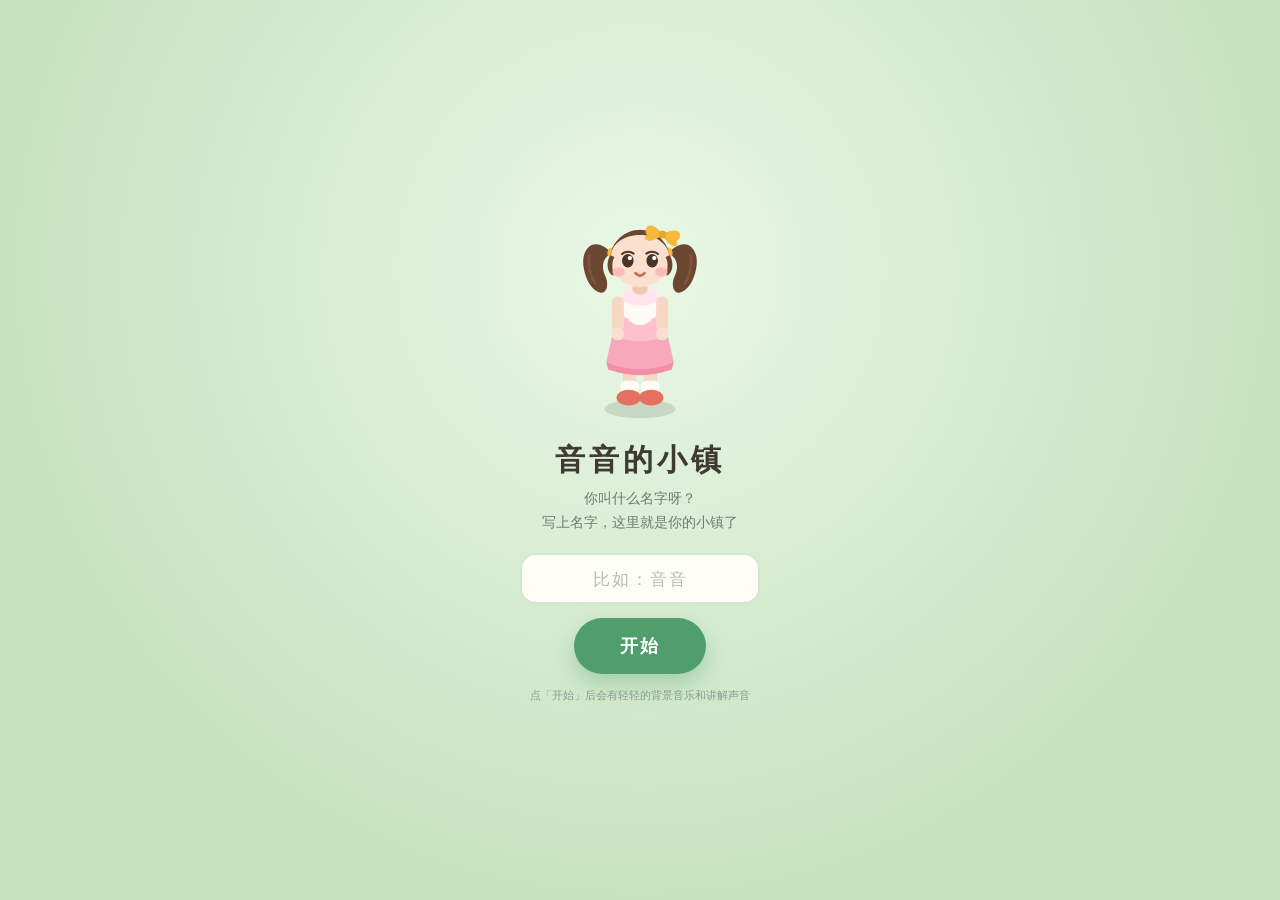
<file: index.html>
<!DOCTYPE html>
<!--
  澄澄的小镇 · 3 岁向探索式益智游戏（v0.3）
  ---------------------------------------------------------------
  单文件、零依赖（无 CDN / 无框架 / 无外链图片 / 无外链音频）、原生 JS+CSS、localStorage 存进度、PC+移动自适应。
  音乐与语音说明：
    · 背景音乐《小镇的午后》由 Web Audio 实时合成（G 大调五声、4/4 拍分解和弦），不加载任何音频文件，因此断网也能响。
    · 引导语用浏览器内置的 speechSynthesis 中文语音朗读，无需联网下载语音包（是否可用取决于系统语音）。
  扩展示例：往 BUILDINGS 里加一条建筑数据 → 在 BUILDING_ART 里加一个造型 → 在 MINI 里加一个玩法函数。
-->
<html lang="zh-CN">
<head>
<meta charset="UTF-8">
<meta name="viewport" content="width=device-width, initial-scale=1.0, viewport-fit=cover">
<meta name="theme-color" content="#dff0e4">
<link rel="icon" href="data:,">
<title>音音的小镇</title>
<script>
/* ---------------------------------------------------------------------
   封面提前判一次（必须在 <body> 画出第一帧之前跑完）
   ---------------------------------------------------------------------
   封面是写在 HTML 里的，下面几千行脚本要跑到很后面才决定删不删它，
   所以从别的页面跳回来、或者刷新时，会先闪一下「你叫什么名字」再消失。
   这里在解析页面时就按同一份存档判一遍，不该露脸的先把封面藏掉，
   等主脚本跑到时再真正移除，孩子就看不到那一下闪。
   —— 判定条件和主脚本完全一致：进过镇(S.entered) / 有名字(kidName)
      / 带商店意图，满足任意一条就不显示封面。
   只读不写：sessionStorage 里的记号留给 ui.js 去消费，这里不动它。
--------------------------------------------------------------------- */
(function(){
  var show = true;
  try{
    var raw = localStorage.getItem("chengcheng-town-v2");
    var S = raw ? JSON.parse(raw) : null;
    if(S && typeof S === "object" &&
       (S.entered || String(S.kidName || "").replace(/\s/g, ""))){
      show = false;                                  /* 来过 / 有名字 → 直接开门 */
    }
  }catch(e){}
  try{
    if(/[?&]shop=/.test(location.search || "") || /shop=/.test(location.hash || "")) show = false;
    if(sessionStorage.getItem("cc-ask-shop")) show = false;
  }catch(e){}
  try{
    /* 从农场过来又没说要回小镇：那是来买东西的，不进封面（和主脚本同一条兜底） */
    var ref = document.referrer || "";
    if(/farm\.html/.test(ref) && !/[?&]back=1/.test(location.search || "")) show = false;
  }catch(e){}
  if(!show){ try{ document.documentElement.classList.add("no-cover"); }catch(e){ document.documentElement.className += " no-cover"; } }
})();
</script>
<style>
  :root{
    --bg:#dff0e4; --card:#fffdf8; --ink:#3f3a32; --muted:#7c8b80;
    --line:#e7e0d2; --accent:#4f9e6b; --accent-soft:#e6f4e8; --gold:#f0a832; --err:#d4705f;
    --shadow:0 6px 18px rgba(63,58,50,.10);
  }
  *{box-sizing:border-box;-webkit-tap-highlight-color:transparent}
  html{height:100%;-webkit-text-size-adjust:100%;text-size-adjust:100%}
  html,body{height:100%;min-height:100%}
  /* iPad 上 100% 有时不给高度，补一个 -webkit-fill-available 兜底 */
  @supports (-webkit-touch-callout:none){ html,body{min-height:-webkit-fill-available} }
  body{
    margin:0;font-family:-apple-system,BlinkMacSystemFont,"PingFang SC","Hiragino Sans GB","Microsoft YaHei",sans-serif;
    background:var(--bg);color:var(--ink);overflow:hidden;
  }
  button{font-family:inherit;cursor:pointer;touch-action:manipulation}

  /* ================= 地图舞台 ================= */
  .stage{
    position:fixed;top:0;right:0;bottom:0;left:0;;overflow:hidden;touch-action:none;
    background:linear-gradient(180deg,#cfeacb,#bfe2b7);
  }
  .world{position:absolute;left:0;top:0;width:1440px;height:900px;transform-origin:0 0;will-change:transform}
  .world svg.map{display:block;position:absolute;top:0;right:0;bottom:0;left:0;;width:100%;height:100%}

  /* 建筑 */
  .b{
    position:absolute;z-index:6;border:none;background:transparent;padding:0;
    display:flex;flex-direction:column;align-items:center;justify-content:flex-end;
    transition:transform .18s ease;
  }
  .b svg{position:static;width:100%;height:auto;overflow:visible;filter:drop-shadow(0 6px 7px rgba(70,90,60,.15))}
  .b[data-active="1"]{transform:translateY(-5px) scale(1.04)}
  .b[data-active="1"] svg{filter:drop-shadow(0 0 9px rgba(255,214,120,.95)) drop-shadow(0 8px 9px rgba(70,90,60,.2))}
  .b .tag{
    position:absolute;left:50%;bottom:-16px;transform:translateX(-50%);
    background:#fffdf8;border:2px solid #ece3d2;border-radius:999px;
    font-size:15px;line-height:1;padding:8px 13px;white-space:nowrap;color:#4a4438;
    box-shadow:0 3px 8px rgba(63,58,50,.12);letter-spacing:.5px;font-weight:600;
    z-index:3;
  }
  .b .badge{
    position:absolute;top:-14px;right:-8px;width:26px;height:26px;border-radius:13px;
    background:var(--gold);color:#fff;font-size:14px;line-height:22px;text-align:center;
    border:2px solid #fff;box-shadow:0 2px 6px rgba(0,0,0,.18);display:grid;place-items:center;
  }

  #hero{position:absolute;z-index:9;pointer-events:none;width:64px;height:110px}
  #hero svg{width:100%;height:100%;overflow:visible}
  #hero .shadow{position:absolute;left:50%;bottom:1px;transform:translateX(-50%)}

  /* ================= 小镇居民 ================= */
  .folk{
    position:absolute;z-index:9;pointer-events:auto;cursor:pointer;
    width:48px;height:84px;padding:0;border:none;background:transparent;
    transition:transform .12s ease;
  }
  .folk svg{width:100%;height:100%;overflow:visible;filter:drop-shadow(0 4px 6px rgba(60,80,55,.16))}
  .folk:active{filter:brightness(1.06)}
  /* 尺寸按性别微调：小狗矮一点，小孩高一点 */
  .folk.gen2{width:52px;height:84px}
  .folk.gen3{width:54px;height:92px}
  .folk.pop{animation:folkPop .5s cubic-bezier(.2,1.4,.5,1)}
  @keyframes folkPop{0%{opacity:0}60%{opacity:1}100%{opacity:1}}
  /* 手里牵着的气球 / 风筝 */
  .carry{position:absolute;pointer-events:none;z-index:11;width:30px;
    animation:carrySway 2.6s ease-in-out infinite}
  .carry svg{width:100%;height:auto;display:block;overflow:visible}
  .carry:after{
    content:"";position:absolute;left:50%;top:88%;width:1.4px;height:26px;
    background:linear-gradient(#c9bda4,#e0d6c0);transform:translateX(-50%);
  }
  @keyframes carrySway{0%,100%{transform:rotate(-5deg)}50%{transform:rotate(5deg)}}
  /* 能放飞的道具：热区比图大，碰到就能点着 */
  .carry.playable{pointer-events:auto;border:none;background:transparent;cursor:pointer;
    width:46px;height:52px;padding:8px;margin:-8px;
    filter:drop-shadow(0 3px 5px rgba(60,80,55,.2));transition:transform .15s}
  .carry.playable:hover{transform:scale(1.22) rotate(-4deg)}
  .carry.playable:active{transform:scale(1.32)}
  .carry.playable:before{content:"放";position:absolute;left:50%;bottom:-14px;transform:translateX(-50%);
    font-size:10px;line-height:1.4;color:#fffdf8;background:#8fbf6f;border-radius:8px;
    padding:1px 7px;opacity:0;transition:.18s;pointer-events:none;white-space:nowrap}
  .carry.playable:hover:before{opacity:1}

  /* 放飞的气球 / 泡泡 */
  .fly-layer{position:fixed;top:0;right:0;bottom:0;left:0;;z-index:48;pointer-events:none}
  .flyer{position:absolute;pointer-events:auto;transition:opacity .4s;will-change:transform}
  .flyer svg{display:block;overflow:visible}
  .flyer.bubble{cursor:pointer;border-radius:50%}
  .flyer.bubble.popping{animation:bubblePop .3s ease-out forwards}
  .fw-canvas{position:fixed;left:0;top:0;z-index:96;pointer-events:none;
    transition:opacity .5s ease}
  .fw-canvas.out{opacity:0}
  @keyframes bubblePop{
    0%{transform:scale(1);opacity:.9}
    100%{transform:scale(1.6);opacity:0}
  }
  .folk .fbubble{
    position:absolute;left:50%;top:-26px;transform:translateX(-50%);
    background:#fffdf8;border:1.6px solid #ece3d2;border-radius:12px;
    padding:4px 9px;font-size:11.5px;line-height:1.35;color:#4a4438;white-space:nowrap;
    box-shadow:0 4px 12px rgba(60,80,55,.14);z-index:3;
  }
  .folk .fbubble:after{
    content:"";position:absolute;left:50%;bottom:-5px;transform:translateX(-50%) rotate(45deg);
    width:8px;height:8px;background:#fffdf8;border-right:1.6px solid #ece3d2;border-bottom:1.6px solid #ece3d2;
  }
  .folk .fmood{
    position:absolute;left:50%;top:-14px;transform:translateX(-50%);
    font-size:12px;line-height:1;padding:2px 4px;border-radius:8px;
    background:#fffdf8;box-shadow:0 2px 6px rgba(60,80,55,.14);
    animation:bob 1.5s ease-in-out infinite;
  }
  .folk .fmood.sleepy{animation:none;opacity:.8}
  @keyframes bob{0%,100%{transform:translateX(-50%) translateY(0)}50%{transform:translateX(-50%) translateY(-3px)}}
  .fheart{position:absolute;z-index:14;pointer-events:none;animation:floatUp 1.2s ease-out forwards}
  .fheart svg{width:22px;height:22px;display:block}
  @keyframes floatUp{
    0%{opacity:0;transform:translateY(0) scale(.6)}
    25%{opacity:1}
    100%{opacity:0;transform:translateY(-46px) scale(1.1)}
  }

  /* 送礼小窗 */
  .gift-box{
    position:fixed;top:0;right:0;bottom:0;left:0;;z-index:65;display:grid;place-items:center;
    background:rgba(45,52,45,.3);opacity:0;pointer-events:none;transition:.24s;
  }
  .gift-box.show{opacity:1;pointer-events:auto}
  .gb-in{
    background:#fffdf8;border-radius:22px;padding:20px 24px 14px;text-align:center;
    width:min(280px,84vw);box-shadow:0 18px 40px rgba(30,40,32,.24);
  }
  .gb-ico{display:flex;justify-content:center;margin-bottom:6px}
  .gb-in p{margin:0 0 14px;font-size:14px;color:#6b6152}
  .gb-yes{
    display:block;width:100%;border:none;border-radius:999px;padding:12px 0;
    background:#4f9e6b;color:#fff;font-size:15px;font-weight:700;letter-spacing:2px;
    cursor:pointer;font-family:inherit;
  }
  .gb-no{
    display:block;width:100%;margin-top:6px;border:none;background:transparent;
    color:#9aa89d;font-size:12.5px;padding:7px 0;cursor:pointer;font-family:inherit;
  }

  /* 商店 / 背包 */
  .shop-wallet{
    display:flex;align-items:center;gap:6px;justify-content:center;
    background:#fff8e6;border:1px solid #f0e2c8;border-radius:14px;padding:9px 12px;
    font-size:13px;color:#8a7a5c;margin-bottom:12px;
  }
  .shop-wallet b{font-size:17px;color:#e09a24}
  .shop-grid{display:grid;grid-template-columns:repeat(3,1fr);gap:9px}
  .shop-cell{
    background:#fffdf8;border:1.5px solid #efe6d4;border-radius:16px;
    padding:9px 6px 8px;text-align:center;transition:.18s;
  }
  .shop-cell.poor{opacity:.5}
  .sc-ico{display:flex;justify-content:center;height:60px;align-items:center}
  .shop-cell b{display:block;font-size:12.5px;margin-top:2px}
  .sc-cost{display:flex;align-items:center;justify-content:center;gap:2px;font-size:12px;color:#a89170;margin:2px 0 6px}
  .sc-buy{
    width:100%;border:none;border-radius:999px;padding:6px 0;font-size:13px;font-weight:700;
    background:#4f9e6b;color:#fff;cursor:pointer;font-family:inherit;letter-spacing:1px;
  }
  .sc-buy:disabled{background:#ddd5c6;cursor:default}
  /* 商店分类标签 */
  .shop-tabs{display:flex;gap:6px;margin:10px 0 6px;flex-wrap:wrap}
  .shop-tab{
    flex:1 1 auto;min-width:0;display:flex;align-items:center;justify-content:center;gap:4px;
    padding:8px 6px;border-radius:13px;border:1px solid var(--line);background:#fffdf8;
    font:inherit;font-size:12.5px;color:#7a7364;cursor:pointer;transition:transform .12s,background .15s,border-color .15s;
  }
  .shop-tab .tab-ico{display:flex;align-items:center}
  .shop-tab .tab-ico svg{width:20px;height:20px}
  .shop-tab.on{background:#eaf6ee;border-color:#8ec9a3;color:#3f7a55;font-weight:700}
  .shop-tab:active{transform:scale(.97)}
  .shop-cat-hint{font-size:11.5px;color:#9aa1bb;margin:2px 0 8px;text-align:center;line-height:1.5}
  .sc-tail{font-size:10.5px;color:#5aa86e;font-weight:700;margin:-2px 0 4px}
  /* ================= 做新朋友 ================= */
  .maker{display:flex;gap:14px;align-items:flex-start}
  .mk-left{flex:0 0 116px;display:flex;flex-direction:column;gap:6px}
  .mk-preview{
    width:100%;height:140px;border-radius:20px;border:2px dashed #e2d8c2;background:#fbf7ee;
    display:grid;place-items:end center;padding-bottom:8px;overflow:hidden;position:relative;
  }
  .mk-preview svg{width:92px;height:auto;display:block;overflow:visible}
  .mk-preview .tag{
    position:absolute;left:0;right:0;top:7px;text-align:center;font-size:11px;color:#a89a80;letter-spacing:1px;
  }
  .mk-dice{
    border:1.6px solid #e6dcc8;background:#fff;border-radius:13px;padding:8px 6px;font-size:13px;
    font-family:inherit;color:#6f7d74;white-space:nowrap;
  }
  .mk-dice:active{transform:scale(.97)}
  .mk-form{flex:1 1 auto;min-width:0;display:flex;flex-direction:column;gap:9px}
  #mkChoices{display:flex;flex-direction:column;gap:7px}
  .mk-lab{font-size:12px;color:#8a958c;letter-spacing:.5px;margin:2px 0 -3px}
  .mk-name{
    width:100%;box-sizing:border-box;border:1.6px solid #e6dcc8;border-radius:14px;background:#fff;
    padding:11px 13px;font-size:16px;font-family:inherit;color:var(--ink);letter-spacing:1px;
  }
  .mk-name:focus{outline:none;border-color:#9ed3a8;box-shadow:0 0 0 3px rgba(158,211,168,.22)}
  .mk-row{display:flex;flex-wrap:wrap;gap:6px;align-items:center}
  .mk-dot{width:27px;height:27px;border-radius:50%;border:2px solid transparent;padding:0;
    box-shadow:0 2px 6px rgba(80,70,50,.14)}
  .mk-dot.on{border-color:#4f9e6b;transform:scale(1.1)}
  .mk-pick{border:1.6px solid #e6dcc8;background:#fff;border-radius:12px;padding:6px 9px;
    font-size:12.5px;font-family:inherit;color:var(--ink);display:inline-flex;align-items:center;gap:4px;
    white-space:nowrap}
  .mk-pick.on{background:#eaf6e6;border-color:#8ecb9a;color:#3f6b4c;font-weight:600}
  .mk-tip{font-size:12px;color:#a09580;line-height:1.6;margin-top:2px}

  .bag-grid{display:grid;grid-template-columns:repeat(3,1fr);gap:9px}
  .bag-cell{
    background:#fffdf8;border:1.5px solid #efe6d4;border-radius:16px;
    padding:10px 6px;text-align:center;
  }
  .bg-ico{display:flex;justify-content:center;height:58px;align-items:center}
  .bag-cell b{display:block;font-size:12.5px;margin-top:2px}
  .bag-cell span{font-size:11.5px;color:#a89170}
  .bg-play{
    margin-top:6px;width:100%;border:none;border-radius:10px;padding:6px 0;
    background:#eaf6e6;color:#3f6b4c;font-size:12px;font-weight:600;font-family:inherit;
  }
  .bg-play:active{transform:scale(.96)}

  /* 送礼面板：背包里的东西摊开来挑 */
  .gift-grid{grid-template-columns:repeat(3,1fr);gap:10px}
  .gift-cell{
    position:relative;font-family:inherit;cursor:pointer;transition:.15s;
    border-width:2px;border-color:#efe6d4;
  }
  .gift-cell:active{transform:scale(.95)}
  .gift-cell:hover{border-color:#bcd9b0;background:#fbfff9}
  .gift-cell.liked{border-color:#f6c9cf;background:#fffafa}
  .gift-cell .lk{
    position:absolute;right:7px;top:4px;font-style:normal;font-size:13px;color:#e4705f;
  }

  /* ================= HUD ================= */
  .hud{position:fixed;left:0;right:0;top:0;z-index:20;pointer-events:none;padding:14px 16px;
    display:flex;gap:8px;align-items:flex-start;justify-content:space-between}
  .hud > *{pointer-events:auto}
  .brand{background:rgba(255,253,248,.94);border:1px solid #ece3d2;border-radius:16px;
    padding:8px 14px;box-shadow:var(--shadow);flex:0 0 auto}
  .brand h1{margin:0;font-size:17px;letter-spacing:2px;white-space:nowrap}
  .brand p{margin:2px 0 0;font-size:11px;color:var(--muted);letter-spacing:.5px;white-space:nowrap}
  .hud-right{display:flex;flex-direction:column;align-items:flex-end;gap:8px;flex:1 1 auto;min-width:0}
  .pills{display:flex;gap:6px}
  .tools{display:flex;gap:6px;flex-wrap:wrap;justify-content:flex-end}
  .pill span{background:rgba(255,253,248,.94);border:1px solid #ece3d2;border-radius:999px;
    padding:8px 12px;font-size:13px;box-shadow:var(--shadow);white-space:nowrap;
    display:flex;align-items:center;gap:4px}
  .tools button{width:42px;height:42px;border-radius:14px;border:1px solid #ece3d2;background:rgba(255,253,248,.95);
    box-shadow:var(--shadow);display:grid;place-items:center;padding:0;position:relative}
  .tools button:active{transform:scale(.94)}
  .tools button.off{opacity:.45}
  .tools button .ping{position:absolute;top:3px;right:3px;width:8px;height:8px;border-radius:4px;background:#e0a92b}

  /* 摇杆 */
  .stick{position:fixed;z-index:20;left:14px;bottom:calc(14px + env(safe-area-inset-bottom));
    width:122px;height:122px;border-radius:50%;
    background:rgba(255,253,248,.42);border:2px solid rgba(255,255,255,.7);
    -webkit-backdrop-filter:blur(2px);backdrop-filter:blur(2px);touch-action:none}
  .stick .knob{position:absolute;left:50%;top:50%;width:54px;height:54px;margin:-27px 0 0 -27px;
    border-radius:50%;background:rgba(255,253,248,.95);border:1px solid #e6ddc9;
    box-shadow:0 4px 10px rgba(63,58,50,.16)}
  .tipbar{position:fixed;z-index:19;left:50%;transform:translateX(calc(-50% + 70px));
    bottom:calc(18px + env(safe-area-inset-bottom));background:rgba(63,58,50,.88);color:#fff;
    padding:9px 15px;border-radius:20px;font-size:13px;white-space:normal;
    opacity:0;transition:.25s;pointer-events:none;max-width:calc(100vw - 190px);
    line-height:1.45;text-align:center}
  .tipbar.show{opacity:1}

  /* ================= 进屋提示 ================= */
  .enter-room{
    position:fixed;top:0;right:0;bottom:0;left:0;;z-index:60;display:grid;place-items:center;padding:20px;
    background:rgba(45,52,45,.34);-webkit-backdrop-filter:blur(2px);backdrop-filter:blur(2px);
    opacity:0;pointer-events:none;transition:.28s;
  }
  .enter-room.show{opacity:1;pointer-events:auto}
  .er-box{
    background:var(--card);border-radius:24px;padding:24px 26px 18px;text-align:center;
    width:min(320px,88vw);box-shadow:0 20px 44px rgba(30,40,32,.28);
    transform:translateY(10px) scale(.97);transition:.28s;
  }
  .enter-room.show .er-box{transform:none}
  .er-icon{
    width:60px;height:60px;border-radius:20px;background:var(--accent-soft);
    display:grid;place-items:center;margin:0 auto 10px;
  }
  .er-box h3{margin:0 0 6px;font-size:17px;letter-spacing:1px}
  .er-box p{margin:0 0 16px;font-size:13px;color:var(--muted);line-height:1.7}
  .er-go{
    display:block;width:100%;border:none;border-radius:999px;padding:14px 0;
    background:var(--accent);color:#fff;font-size:16px;font-weight:700;letter-spacing:2px;
    cursor:pointer;font-family:inherit;box-shadow:0 8px 18px rgba(79,158,107,.32);
  }
  .er-go:active{transform:scale(.98)}
  .er-later{
    display:block;width:100%;margin-top:9px;border:none;background:transparent;
    color:#9aa89d;font-size:13px;padding:8px 0;cursor:pointer;font-family:inherit;
  }

  /* ================= 弹层 ================= */
  .mask{position:fixed;top:0;right:0;bottom:0;left:0;z-index:40;background:rgba(45,52,45,.42);-webkit-backdrop-filter:blur(3px);backdrop-filter:blur(3px);
    display:flex;align-items:center;justify-content:center;padding:14px;
    opacity:0;pointer-events:none;transition:.22s}
  .mask.show{opacity:1;pointer-events:auto}
  .sheet{position:relative;width:100%;max-width:470px;max-height:min(90vh,780px);overflow:auto;
    overscroll-behavior:contain;background:var(--card);border-radius:26px;padding:18px 18px 16px;
    box-shadow:0 20px 50px rgba(0,0,0,.22);transform:translateY(14px) scale(.98);transition:.24s}
  .mask.show .sheet{transform:none}
  .sheet h2{margin:0 0 4px;font-size:20px;letter-spacing:1px;padding-right:46px}
  .sheet .sub{margin:0 0 12px;font-size:14px;color:#6f7d74;line-height:1.6;padding-right:4px}
  .sheet .close{position:absolute;right:12px;top:12px;width:34px;height:34px;flex:0 0 auto;
    padding:0;border-radius:12px;font-size:15px;line-height:1;background:#f4efe4;border:1px solid var(--line)}
  .row{display:flex;gap:8px}
  .btn{flex:1;border:1px solid var(--line);background:#fff;border-radius:15px;padding:14px 8px;
    font-size:15px;color:var(--ink)}
  .btn.primary{background:var(--accent);border-color:var(--accent);color:#fff;font-weight:600}
  .btn.ghost{background:transparent}
  .btn:active{transform:scale(.98)}

  .stats{display:flex;justify-content:space-between;gap:8px;background:var(--accent-soft);
    border-radius:15px;padding:9px 14px;font-size:12px;margin-bottom:10px;color:#5d7a66}
  .stats b{font-size:16px;color:#3f6b4c}
  /* 难度那一格可以点，点一下换一档 */
  .statbtn{display:flex;flex-direction:column;align-items:flex-start;gap:1px;
    border:none;background:transparent;padding:2px 6px;margin:-2px -6px;cursor:pointer;
    font:inherit;color:inherit;border-radius:10px;transition:.16s}
  .statbtn:active{background:rgba(255,255,255,.75);transform:scale(.97)}
  .statbtn b{font-size:16px;color:#3f6b4c}
  .statbtn:after{content:"点一下换难度";font-size:10px;color:#9aa89e;margin-top:1px}
  .statbtn b.bump{animation:bump .45s ease}
  @keyframes bump{0%{transform:scale(1)}40%{transform:scale(1.28);color:#e08a2c}100%{transform:scale(1)}}
  .board{width:100%;min-height:210px;display:flex;align-items:center;justify-content:center;
    flex-direction:column;gap:10px}
  .board > *{width:100%}
  .board .hintline{font-size:13px;color:#8a958c;text-align:center;line-height:1.6;margin-top:2px}
  .note{font-size:12px;color:var(--muted);line-height:1.7;margin-top:10px}

  /* 通用大按钮格（种菜/浇水/摘果用） */
  .plots{display:grid;gap:10px;width:100%}
  .plot{position:relative;border-radius:18px;border:2px dashed #d9cfb9;background:#f7f2e6;
    display:grid;place-items:center;min-height:78px;transition:.16s;overflow:hidden}
  .plot.grown{border-style:solid;border-color:#a9d5ab;background:#eef8ea}
  .plot.wet{background:#e9f4fb;border-color:#a9cbe2}
  .plot:active{transform:scale(.97)}
  .plot .cap{position:absolute;left:0;right:0;bottom:4px;text-align:center;font-size:11px;color:#a09580}

  /* 找一样 */
  .find{display:grid;gap:10px;width:100%}
  .find .card{height:96px;border-radius:18px;background:#fff;border:2px solid #ece3d2;
    display:grid;place-items:center;transition:.16s;padding:6px}
  .find .card .q{font-size:26px;font-weight:700;color:#c9c2ad;line-height:1}
  .find .card.mem.up,.find .card.pz.up{background:#f4f9f2;border-color:#bcd9b0}
  .find .card.peek{border-color:#f0a832;box-shadow:0 0 0 4px rgba(240,168,50,.35)}
  .find .card .sil{display:flex;justify-content:center;align-items:center;height:100%}
  .find .card .sil svg{filter:brightness(0);opacity:.42}
  /* 数一数 */
  .cnt-grid{display:flex;flex-wrap:wrap;justify-content:center;gap:9px;padding:12px;
    border-radius:18px;background:#f6f6fc;border:2px dashed #dbdcee;
    min-height:92px;align-items:center}
  .cnt-item{position:relative;width:50px;height:50px;border-radius:14px;
    border:2px solid #e6e6f2;background:#fff;display:grid;place-items:center;
    transition:.15s;padding:3px}
  .cnt-item.on{border-color:#9fb2ea;background:#eef1ff;transform:translateY(-2px)}
  .cnt-item b{position:absolute;right:-5px;top:-6px;min-width:19px;height:19px;
    border-radius:10px;background:#7a86c8;color:#fff;font-size:11px;line-height:19px;
    text-align:center;box-shadow:0 1px 4px rgba(60,60,110,.28);font-weight:700}
  .cnt-item.no{animation:shake .3s;border-color:#e8a0a0}
  .cnt-nums{display:flex;justify-content:center;gap:10px;margin-top:14px;flex-wrap:wrap}
  .cnt-num{width:56px;height:56px;border-radius:16px;border:2px solid #e3ddd0;background:#fff;
    font-size:24px;font-weight:800;color:#5a6a8f;display:grid;place-items:center;transition:.15s}
  .cnt-num:active{transform:scale(.95)}
  .cnt-num.yes{border-color:#8fce9a;background:#eef9ec;animation:pop .35s}
  .cnt-num.no{animation:shake .3s;border-color:#e8a0a0}
  /* 院子拼图 */
  .pzwrap{display:flex;justify-content:center;margin:6px 0 4px}
  .pzboard{display:grid;grid-template-columns:repeat(2,1fr);gap:8px;
    width:min(240px,68vw);padding:8px;border-radius:20px;
    background:#f7f2e6;border:2px dashed #d9cfb9}
  .pzcell{height:88px;border-radius:14px;border:2px solid #ece3d2;background:#fffdf8;
    display:grid;place-items:center;transition:.16s;padding:4px;cursor:default}
  .pzcell .q{font-size:24px;font-weight:700;color:#d5cdb8}
  .pzcell.ready{cursor:pointer;border-color:#bcd9b0}
  .pzcell.ready:active{transform:scale(.97)}
  .pzcell.on{background:#f4f9f2;border-color:#bcd9b0}
  .pzcell.no{animation:shake .3s;border-color:#e8a0a0}
  .pztraytip{font-size:12px;color:#a8a294;text-align:center;margin:10px 0 4px}
  .pztray{display:flex;justify-content:center;gap:10px;flex-wrap:wrap;margin-bottom:2px}
  .pzpiece{width:60px;height:60px;border-radius:14px;border:2px solid #ece3d2;
    background:#fff;display:grid;place-items:center;transition:.16s;padding:4px}
  .pzpiece.sel{border-color:#f0a832;background:#fff8ea;
    box-shadow:0 0 0 4px rgba(240,168,50,.28);transform:translateY(-3px)}
  .find .card:active{transform:scale(.96)}
  .find .card.yes{border-color:#8fce9a;background:#eef9ec;animation:pop .35s}
  .find .card.no{animation:shake .3s}
  @keyframes pop{0%{transform:scale(1)}50%{transform:scale(1.08)}100%{transform:scale(1)}}
  @keyframes shake{0%,100%{transform:translateX(0)}25%{transform:translateX(-5px)}75%{transform:translateX(5px)}}

  /* 路上一族（路径引导/走格子） */
  .trail-wrap{width:100%;display:flex;flex-direction:column;align-items:center;gap:8px}
  .map-grid{display:grid;gap:5px;width:100%;background:#eef6ec;padding:8px;border-radius:18px}
  .tg{aspect-ratio:1/1;border-radius:11px;background:#eef2ea;border:2px solid #e4eade;display:grid;place-items:center;min-height:34px;padding:2px;box-sizing:border-box}
  .tg.block{background:#cfe0cb;border-color:#bdd3b8}
  .tg.path{background:#fdf0cf;border-color:#f3deab}
  .tg.hole{background:#fffdf4;border:3px dashed #f0a832;animation:pulsehold 1.4s infinite}
  @keyframes pulsehold{0%,100%{border-color:#f0a832;background:#fffdf4}50%{border-color:#ffc952;background:#fff8e2}}
  .tg.target{background:#fff7dd;border-color:#f0c25a;box-shadow:0 0 0 3px rgba(240,194,90,.35)}
  .tg.me{box-shadow:inset 0 0 0 3px #f0a832}
  .tg.next{animation:pulse 1.1s infinite}
  @keyframes pulse{0%,100%{box-shadow:inset 0 0 0 2px rgba(240,168,50,.3)}50%{box-shadow:inset 0 0 0 3px rgba(240,168,50,.95)}}

  /* 排序 */
  .sortrow{display:flex;gap:10px;justify-content:center;align-items:flex-end;width:100%}
  .sortrow .sitem{border-radius:18px;background:#fff;border:2px solid #ece3d2;display:flex;
    justify-content:center;transition:.16s;padding:6px 0;overflow:hidden}
  .sortrow .sitem.no{border-color:#f0a0a0;background:#fdf0f0}
  .sortrow .sitem.on{border-color:#8fce9a;background:#eef9ec}
  .sortqueue{display:flex;gap:10px;justify-content:center;width:100%;margin-top:6px}
  .qcell{width:88px;height:118px;border-radius:18px;border:2px dashed #d9cfb9;background:#faf7ef;
    display:flex;align-items:flex-end;justify-content:center;padding:6px 0;position:relative;overflow:hidden}
  .qcell.filled{border-style:solid;border-color:#bfe0c4;background:#f3fbf2}
  .qnum{position:absolute;left:50%;top:50%;transform:translate(-50%,-50%);color:#c9bfa9;font-size:20px;font-weight:700}
  .ruler{display:flex;align-items:center;gap:8px;justify-content:center;margin:8px 0 2px;
    font-size:11px;color:#9aa89d}
  .ruler i{display:block;width:120px;height:3px;border-radius:2px;
    background:linear-gradient(90deg,#cfe6d2,#7fbf6f)}

  /* 分类列表 */
  .list{display:grid;gap:8px}
  .li{display:flex;gap:10px;align-items:center;border:1px solid var(--line);border-radius:15px;
    padding:10px 12px;background:#fff}
  .li .ic{width:44px;height:44px;border-radius:13px;background:#eef7ee;display:grid;place-items:center;flex:0 0 auto}
  .li .tx{flex:1;min-width:0}
  .li .tx b{font-size:14px}
  .li .tx p{margin:2px 0 0;font-size:11px;color:var(--muted);line-height:1.45}
  .li .go{border:1px solid var(--line);background:#fff;border-radius:12px;padding:8px 12px;font-size:13px}
  .li.locked{opacity:.62}

  .toast{position:fixed;left:50%;top:50%;transform:translate(-50%,-50%) scale(.9);opacity:0;
    background:rgba(58,53,44,.94);color:#fff;padding:16px 24px;border-radius:18px;font-size:15px;
    transition:.24s;pointer-events:none;z-index:60;text-align:center;line-height:1.5;max-width:80vw}
  .toast.show{opacity:1;transform:translate(-50%,-50%) scale(1)}

  .kv{display:flex;justify-content:space-between;gap:12px;font-size:13px;padding:8px 0;border-bottom:1px dashed var(--line)}
  .kv:last-child{border:none}
  .kv span:first-child{color:var(--muted);flex:0 0 auto}
  .kv span:last-child{text-align:right}
  .sndbtn{border:1px solid #e3dcc9;background:#fff;border-radius:10px;padding:4px 9px;font-size:12px;
    font-weight:700;color:#a9a293;cursor:pointer;font-family:inherit;line-height:1.5}
  .sndbtn.on{background:#e8f2ea;border-color:#8fd0a4;color:#3f7a55}
  .sndbtn:active{transform:translateY(1px)}

  /* 开场封面 */
  .cover{position:fixed;top:0;right:0;bottom:0;left:0;;z-index:70;display:grid;place-items:center;padding:20px;
    background:radial-gradient(circle at 50% 30%, #eaf7e6, #c6e3bf 70%);transition:.5s}
  /* 不该露脸时，页面一画出来就是藏着的（见 <head> 里那段提前判断） */
  .no-cover .cover{display:none !important}
  .cover.hide{opacity:0 !important;pointer-events:none !important;visibility:hidden}
  .cover .box{text-align:center;max-width:380px}
  .cover h1{font-size:30px;letter-spacing:4px;margin:14px 0 6px}
  .cover p{margin:0 0 18px;font-size:14px;color:#6b7d70;line-height:1.7}
  .cover .go{border:none;background:#4f9e6b;color:#fff;font-size:18px;font-weight:700;
    padding:16px 46px;border-radius:999px;box-shadow:0 10px 22px rgba(79,158,107,.35);letter-spacing:2px}
  .cover .go:active{transform:scale(.97)}
  .name-row{margin:0 auto 14px;max-width:240px}
  .name-row input{
    width:100%;box-sizing:border-box;text-align:center;font-family:inherit;
    font-size:20px;letter-spacing:4px;padding:12px 14px;border-radius:16px;
    border:2px solid #d7e6d4;background:#fffdf8;color:#3f4a3f;outline:none;
  }
  .name-row input:focus{border-color:#7cc08c;box-shadow:0 0 0 4px rgba(124,192,140,.18)}
  .name-row input::placeholder{letter-spacing:2px;color:#b3c0b4;font-size:17px}
  .cover .small{margin-top:14px;font-size:11px;color:#8b9c90}

  /* 第一次进镇：当面把开局的星星送出去 */
  .welcome{position:fixed;top:0;right:0;bottom:0;left:0;z-index:90;display:grid;place-items:center;
    padding:22px;background:rgba(58,48,34,.32);animation:wFade .3s ease both}
  .welcome.out{opacity:0;transition:opacity .3s ease}
  .wbox{width:100%;max-width:352px;background:#fffdf6;border-radius:22px;padding:22px 22px 20px;
    text-align:center;box-shadow:0 20px 48px rgba(80,60,30,.24);
    animation:wPop .42s cubic-bezier(.2,1.15,.4,1) both}
  .wtown{font-size:12px;letter-spacing:3px;color:#b08a4a}
  .wbox h2{margin:6px 0 8px;font-size:21px;letter-spacing:1px;color:#4a3f30}
  .wbox p{margin:0 0 16px;font-size:13.5px;line-height:1.8;color:#7a6a56}
  .wbox p b{color:#c9871c;font-size:17px}
  @keyframes wFade{from{opacity:0}to{opacity:1}}
  @keyframes wPop{from{opacity:0;transform:translateY(14px) scale(.94)}to{opacity:1;transform:none}}

  /* 手机：品牌名一行，按钮收成两行小方块，星星和按钮同一行 */
  @media (max-width:520px){
    .hud{padding:8px 10px;gap:5px;flex-wrap:wrap}
    .brand{padding:5px 9px;border-radius:12px}
    .brand h1{font-size:13px;letter-spacing:.5px}
    .brand p{display:none}
    .hud-right{gap:5px;flex-direction:row;align-items:center;justify-content:space-between;flex:1 1 auto;min-width:0}
    .pills{order:1;flex:0 1 auto;min-width:0}
    .tools{order:2;gap:5px;flex:0 1 auto;justify-content:flex-end;flex-wrap:wrap}
    .tools button{width:32px;height:32px;border-radius:10px}
    .tools button svg{width:17px;height:17px}
    .pill span{padding:4px 7px;font-size:11.5px;border-radius:999px;gap:3px}
    .pill span svg{width:12px;height:12px}
    .tipbar{font-size:11px;bottom:calc(8px + env(safe-area-inset-bottom));
      max-width:calc(100vw - 140px);left:auto;right:8px;transform:none;border-radius:12px;padding:7px 10px}
    .sheet{padding:16px 14px 14px;border-radius:22px}
    .plot{min-height:70px}
    #speech{max-width:calc(100vw - 24px)!important;font-size:12.5px!important;
      padding:8px 12px!important;top:calc(92px + env(safe-area-inset-top))!important;
      border-radius:13px!important;line-height:1.45!important;border-width:1.5px!important}
    .bag-grid{grid-template-columns:repeat(3,1fr)}
  }
  @media (max-width:520px){
    .maker{flex-direction:column;gap:10px}
    .mk-preview{flex:0 0 auto;width:100%;height:104px}
    .mk-preview svg{width:76px}
    .row{flex-wrap:wrap}
  }
  @media (max-width:380px){
    .stick{width:104px;height:104px}
    .stick .knob{width:46px;height:46px;margin:-23px 0 0 -23px}
    .tipbar{max-width:calc(100vw - 124px);font-size:10.5px}
  }

  /* ================= 平板（iPad 2019 等，短边 ≥600）=================
     手机那一套收得太狠，平板又比电脑小，单独给一档：
     字大一点、按钮大一圈、面板宽一点，手指点得准、眼睛看着舒服 */
  @media (min-width:641px) and (max-width:1200px){
    .hud{padding:12px 16px;gap:10px}
    .brand{padding:8px 15px;border-radius:15px}
    .brand h1{font-size:19px;letter-spacing:1px}
    .brand p{font-size:11.5px}
    .tools{gap:8px}
    .tools button{width:46px;height:46px;border-radius:14px}
    .tools button svg{width:22px;height:22px}
    .pill span{padding:7px 13px;font-size:14px;border-radius:999px}
    .pill span svg{width:14px;height:14px}
    .sheet{max-width:540px;padding:22px 20px 18px;border-radius:26px;max-height:88vh}
    .sheet h2{font-size:21px}
    .sheet .sub{font-size:14px}
    .board{min-height:250px}
    .plot{min-height:96px}
    .find{gap:12px}
    .find .card{height:112px;border-radius:20px}
    .find .card .q{font-size:30px}
    .btn{padding:12px 20px;font-size:15px;border-radius:15px}
    .tipbar{font-size:14px;bottom:18px;padding:9px 16px;border-radius:14px}
    .note{font-size:13px}
    .statbtn b,.stats b{font-size:18px}
    .stick{width:132px;height:132px;left:20px;bottom:calc(20px + env(safe-area-inset-bottom))}
    .stick .knob{width:58px;height:58px;margin:-29px 0 0 -29px}
    .name-row input{font-size:22px;padding:14px 18px}
    .cover h1{font-size:30px}
    .cover .go{font-size:19px;padding:14px 44px}
    .pzboard{width:min(300px,56vw)}
    .pzcell{height:104px}
    .bag-grid{grid-template-columns:repeat(4,1fr)}
  }
  /* 平板竖着拿：面板别贴边，留出呼吸 */
  @media (min-width:641px) and (max-width:1200px) and (max-aspect-ratio:1/1){
    .sheet{max-width:600px}
    .find .card{height:104px}
  }
</style>
</head>
<body>

<div class="stage" id="stage">
  <div class="world" id="world">
    <svg class="map" id="mapSvg" viewBox="0 0 1440 900" aria-hidden="true"></svg>
    <div id="hero"></div>
  </div>
</div>

<div class="hud">
  <div class="brand">
    <h1 id="brandName">音音的小镇</h1>
    <p>走一走，点一点，就能进屋玩</p>
  </div>
  <div class="hud-right">
    <div class="pills">
      <span id="pillStar" title="小星星"></span>
      <span id="pillVisit" title="去过的地方"></span>
    </div>
    <div class="tools">
      <button title="做个新朋友" onclick="openMaker()" data-ico="face"></button>
      <button title="去哪里" onclick="openPlaces()" data-ico="map"></button>
      <button title="商店" onclick="openShop()" data-ico="shop"></button>
      <button title="我的背包" onclick="openBag()" data-ico="bag"></button>
      <button title="只听声音" onclick="toggleSound()" id="btnSound" data-ico="sound"></button>
      <button title="小镇图鉴" onclick="openBook()" data-ico="book"></button>
      <button title="大人看这里" onclick="openHelp()" data-ico="help"></button>
    </div>
  </div>
</div>

<div class="stick" id="stick"><div class="knob" id="knob"></div></div>
<div class="tipbar" id="tipbar"></div>
<div class="toast" id="toast"></div>
<div class="mask" id="mask"><div class="sheet" id="sheet"></div></div>

<div class="cover" id="cover">
  <div class="box">
    <div id="coverHero" style="width:150px;margin:0 auto"></div>
    <h1 id="coverTitle">音音的小镇</h1>
    <p id="coverAsk">你叫什么名字呀？<br>写上名字，这里就是你的小镇了</p>
    <div class="name-row" id="nameRow">
      <input id="heroName" maxlength="4" placeholder="比如：音音" autocomplete="off" aria-label="你的名字">
    </div>
    <button class="go" onclick="beginTown()" id="btnBegin">开始</button>
    <div class="small">点「开始」后会有轻轻的背景音乐和讲解声音</div>
  </div>
</div>

<script src="ui.js"></script>
<script>
/* 少了 ui.js 就只剩一片白，先给一句人话 */
if (!window.CC) {
  document.body.style.cssText = "font:16px/1.9 -apple-system,'PingFang SC',sans-serif;padding:48px 28px;color:#4a4438;background:#fbf6ea";
  document.body.innerHTML = '<b>少了一个文件：ui.js</b><br>它要和小镇的页面放在同一个文件夹里，' +
    '一起拷、一起打开。<br>现在这个文件夹里可能只拿出了 index.html 一个。';
  throw new Error("ui.js not found");
}
</script>
<script>
/* =====================================================================
   0. 世界设定
   ===================================================================== */
/* 小镇上其他小朋友和小狗的图形（和房间页同一套画法，单独放一份，
   这样 index.html 不依赖 room.js，双击就能玩） */
var FOLK_ART = (function(){
  var D = {
    boy: ''
      + '<rect x="-4.8" y="6" width="4.2" height="8" rx="2.1" fill="#f3d3bc"/><rect x="0.6" y="6" width="4.2" height="8" rx="2.1" fill="#f3d3bc"/>'
      + '<ellipse cx="-2.7" cy="14.4" rx="3.2" ry="2.1" fill="#4a6f96"/><ellipse cx="2.7" cy="14.4" rx="3.2" ry="2.1" fill="#4a6f96"/>'
      + '<path d="M-7,-1 C-7,-4 7,-4 7,-1 L8.2,7 C4,9 -4,9 -8.2,7 Z" fill="#7fb6e0"/>'
      + '<rect x="-10.6" y="-1.2" width="3.8" height="9.2" rx="1.9" fill="#fbe0cf"/><rect x="6.8" y="-1.2" width="3.8" height="9.2" rx="1.9" fill="#fbe0cf"/>'
      + '<rect x="-2" y="-6" width="4" height="2.8" fill="#f0cdb6"/>'
      + '<circle cx="0" cy="-11.8" r="7.2" fill="#fbe0cf"/>'
      + '<path d="M-7.2,-11.8 C-7.2,-19.6 7.2,-19.6 7.2,-11.8 C7.2,-16.4 4,-18 0,-18 C-4,-18 -7.2,-16.4 -7.2,-11.8 Z" fill="#3f3a32"/>'
      + '<path d="M-2.2,-20.4 C-2,-22.6 2,-22.6 2.2,-20.4 Z" fill="#3f3a32"/>'
      + '<circle cx="-2.5" cy="-11.6" r="1.1" fill="#4a3327"/><circle cx="2.5" cy="-11.6" r="1.1" fill="#4a3327"/>'
      + '<ellipse cx="-4.9" cy="-8.8" rx="1.7" ry="1" fill="#f79aa5" opacity=".55"/><ellipse cx="4.9" cy="-8.8" rx="1.7" ry="1" fill="#f79aa5" opacity=".55"/>'
      + '<path d="M-1.7,-8.8 Q0,-7.3 1.7,-8.8" stroke="#c9705f" stroke-width="1.05" fill="none" stroke-linecap="round"/>',
    girl2: ''
      + '<circle cx="-8.6" cy="-9.6" r="3.4" fill="#8a5a3a"/><circle cx="8.6" cy="-9.6" r="3.4" fill="#8a5a3a"/>'
      + '<rect x="-4.8" y="6" width="4.2" height="8" rx="2.1" fill="#f3d3bc"/><rect x="0.6" y="6" width="4.2" height="8" rx="2.1" fill="#f3d3bc"/>'
      + '<ellipse cx="-2.7" cy="14.4" rx="3.2" ry="2.1" fill="#c98d2e"/><ellipse cx="2.7" cy="14.4" rx="3.2" ry="2.1" fill="#c98d2e"/>'
      + '<path d="M-6.8,-1 C-6.8,-4 6.8,-4 6.8,-1 L9.4,7.6 C4.6,9.8 -4.6,9.8 -9.4,7.6 Z" fill="#f6b93b"/>'
      + '<rect x="-10.4" y="-1.2" width="3.8" height="9.2" rx="1.9" fill="#fbe0cf"/><rect x="6.6" y="-1.2" width="3.8" height="9.2" rx="1.9" fill="#fbe0cf"/>'
      + '<rect x="-2" y="-6" width="4" height="2.8" fill="#f0cdb6"/>'
      + '<circle cx="0" cy="-11.8" r="7.2" fill="#fbe0cf"/>'
      + '<path d="M-7.2,-11.8 C-7.2,-19.6 7.2,-19.6 7.2,-11.8 C7.2,-16.4 4,-18 0,-18 C-4,-18 -7.2,-16.4 -7.2,-11.8 Z" fill="#8a5a3a"/>'
      + '<circle cx="-2.5" cy="-11.6" r="1.1" fill="#4a3327"/><circle cx="2.5" cy="-11.6" r="1.1" fill="#4a3327"/>'
      + '<circle cx="-2.2" cy="-12" r="0.4" fill="#fff"/><circle cx="2.8" cy="-12" r="0.4" fill="#fff"/>'
      + '<ellipse cx="-4.9" cy="-8.8" rx="1.7" ry="1" fill="#f79aa5" opacity=".6"/><ellipse cx="4.9" cy="-8.8" rx="1.7" ry="1" fill="#f79aa5" opacity=".6"/>'
      + '<path d="M-1.7,-8.8 Q0,-7.3 1.7,-8.8" stroke="#c9705f" stroke-width="1.05" fill="none" stroke-linecap="round"/>',
    dog: ''
      + '<path d="M9,-1 C15,-3 16,-9 14,-11 C13.4,-7.4 11.6,-5 9,-4.4 Z" fill="#c99a62"/>'
      + '<ellipse cx="0" cy="8" rx="9.4" ry="6.6" fill="#c99a62"/>'
      + '<ellipse cx="0" cy="9.4" rx="5.6" ry="4" fill="#f0dcc2"/>'
      + '<rect x="-6.4" y="11" width="4.2" height="5" rx="2.1" fill="#b98a55"/>'
      + '<rect x="2.2" y="11" width="4.2" height="5" rx="2.1" fill="#b98a55"/>'
      + '<circle cx="0" cy="-2" r="8.6" fill="#d9ad76"/>'
      + '<path d="M-7.4,-7 C-12.6,-9 -13.4,-1.6 -8.4,-1.2 C-9.4,-3.6 -9,-5.6 -7.4,-7 Z" fill="#a9784f"/>'
      + '<path d="M7.4,-7 C12.6,-9 13.4,-1.6 8.4,-1.2 C9.4,-3.6 9,-5.6 7.4,-7 Z" fill="#a9784f"/>'
      + '<ellipse cx="-3.1" cy="-3.4" rx="1.35" ry="1.5" fill="#3f3a32"/><ellipse cx="3.1" cy="-3.4" rx="1.35" ry="1.5" fill="#3f3a32"/>'
      + '<circle cx="-2.7" cy="-3.9" r="0.48" fill="#fff"/><circle cx="3.5" cy="-3.9" r="0.48" fill="#fff"/>'
      + '<ellipse cx="0" cy="0.8" rx="2.5" ry="1.9" fill="#4a4038"/>'
      + '<path d="M0,2.6 L0,4.4 M0,4.4 Q-1.8,5.6 -2.8,4 M0,4.4 Q1.8,5.6 2.8,4" stroke="#4a4038" stroke-width="0.95" fill="none" stroke-linecap="round"/>'
      + '<ellipse cx="-6.2" cy="-0.2" rx="1.9" ry="1.2" fill="#f79aa5" opacity=".45"/><ellipse cx="6.2" cy="-0.2" rx="1.9" ry="1.2" fill="#f79aa5" opacity=".45"/>',
    heart: '<path d="M0,9 C-11,2 -11,-6 -5.5,-6 C-2.4,-6 0,-3.4 0,-2 C0,-3.4 2.4,-6 5.5,-6 C11,-6 11,2 0,9 Z" fill="#f78fb3"/>',

    /* —— 跟着走的小宠物：小鸡 / 小猪 / 小鸭（商店幼崽长大后的样子） —— */
    chick: ''
      + '<ellipse cx="0" cy="4" rx="9.8" ry="8.8" fill="#f8d95e"/>'
      + '<path d="M-8,4 C-12,6 -11,11 -6,11 C-9,9 -9,6 -6,5 Z" fill="#f3c93f"/>'
      + '<circle cx="0.4" cy="-5.4" r="7" fill="#fbe98d"/>'
      + '<path d="M-4.4,-10.6 C-6.4,-14.4 -3.2,-15.4 -1.8,-12.4 Z" fill="#f8d95e"/>'
      + '<circle cx="-1.9" cy="-6" r="1.25" fill="#4a3327"/><circle cx="2.6" cy="-6" r="1.25" fill="#4a3327"/>'
      + '<circle cx="-1.55" cy="-6.45" r="0.45" fill="#fff"/><circle cx="2.95" cy="-6.45" r="0.45" fill="#fff"/>'
      + '<path d="M0.6,-3.6 L-2.4,-1.4 L3.4,-1.4 Z" fill="#f0952f"/>'
      + '<ellipse cx="-4.9" cy="-2.6" rx="1.7" ry="1.05" fill="#f79aa5" opacity=".5"/>'
      + '<ellipse cx="5.6" cy="-2.6" rx="1.7" ry="1.05" fill="#f79aa5" opacity=".5"/>'
      + '<path d="M0,7.6 C-3.6,7.6 -4.4,11 -4.4,12.6 M0,7.6 C3.6,7.6 4.4,11 4.4,12.6" stroke="#f0952f" stroke-width="2.2" fill="none" stroke-linecap="round"/>',
    pig: ''
      + '<ellipse cx="0" cy="3.4" rx="11.4" ry="8.6" fill="#f7bcc8"/>'
      + '<path d="M11,2 C15.6,-0.6 16.2,-4.4 14.4,-5.2 C14.2,-2.6 12.4,-0.4 10.6,0.6 Z" fill="#f2a4b4"/>'
      + '<circle cx="0.6" cy="-5" r="7.4" fill="#fbd2da"/>'
      + '<path d="M-6.6,-10.4 C-8.6,-14.6 -4.6,-15.6 -3.4,-12 Z" fill="#f7bcc8"/>'
      + '<path d="M5,-10.6 C7.4,-14.6 3.4,-15.4 2.2,-11.8 Z" fill="#f7bcc8"/>'
      + '<ellipse cx="0.6" cy="-3" rx="4.4" ry="3.3" fill="#f299ab"/>'
      + '<ellipse cx="-1" cy="-3" rx="0.95" ry="1.25" fill="#cf7186"/><ellipse cx="2.2" cy="-3" rx="0.95" ry="1.25" fill="#cf7186"/>'
      + '<circle cx="-2.6" cy="-7.2" r="1.1" fill="#4a3327"/><circle cx="3.6" cy="-7.2" r="1.1" fill="#4a3327"/>'
      + '<circle cx="-2.3" cy="-7.6" r="0.4" fill="#fff"/><circle cx="3.9" cy="-7.6" r="0.4" fill="#fff"/>'
      + '<ellipse cx="-6.2" cy="-4" rx="1.6" ry="1" fill="#f79aa5" opacity=".55"/>'
      + '<path d="M-4,10.6 L-4,13.4 M4,10.6 L4,13.4" stroke="#e893a4" stroke-width="2.6" stroke-linecap="round"/>',
    duck: ''
      + '<ellipse cx="0" cy="4.6" rx="10.6" ry="7.4" fill="#f8dc7a"/>'
      + '<path d="M9,2 C13.4,-0.4 14.6,-4 12.8,-5 C12.4,-2.4 10.8,-0.2 9,-0.4 Z" fill="#f0cd5e"/>'
      + '<circle cx="-5.4" cy="-4.6" r="6.2" fill="#fcec9e"/>'
      + '<path d="M-11.2,-4.8 C-15.6,-4.2 -15.6,-1.4 -11.4,-1.6 Z" fill="#f0952f"/>'
      + '<circle cx="-7.4" cy="-5.8" r="1.2" fill="#4a3327"/>'
      + '<circle cx="-7.15" cy="-6.2" r="0.42" fill="#fff"/>'
      + '<path d="M-5.4,-8.6 C-4.6,-11.4 -2.2,-11.8 -1.4,-9.6" stroke="#f0cd5e" stroke-width="2" fill="none" stroke-linecap="round"/>'
      + '<ellipse cx="-9.4" cy="-2.4" rx="1.5" ry="1" fill="#f79aa5" opacity=".5"/>'
      + '<path d="M-1,10.6 L-1,13.4 M5.4,10.4 L5.4,13.4" stroke="#f0952f" stroke-width="2.4" stroke-linecap="round"/>',

    /* —— 自己捏的小朋友：皮肤 / 头发 / 衣服 / 发饰 全部按参数上色 —— */
    kid: ''
      + '<rect x="-4.8" y="6" width="4.2" height="8" rx="2.1" fill="{S}"/><rect x="0.6" y="6" width="4.2" height="8" rx="2.1" fill="{S}"/>'
      + '<ellipse cx="-2.7" cy="14.4" rx="3.2" ry="2.1" fill="{B}"/><ellipse cx="2.7" cy="14.4" rx="3.2" ry="2.1" fill="{B}"/>'
      + '{P}'
      + '<path d="M-7,-1 C-7,-4 7,-4 7,-1 L8.2,7 C4,9 -4,9 -8.2,7 Z" fill="{C}"/>'
      + '<rect x="-10.6" y="-1.2" width="3.8" height="9.2" rx="1.9" fill="{S}"/><rect x="6.8" y="-1.2" width="3.8" height="9.2" rx="1.9" fill="{S}"/>'
      + '<rect x="-2" y="-6" width="4" height="2.8" fill="{S}"/>'
      + '<circle cx="0" cy="-11.8" r="7.2" fill="{S}"/>'
      + '{H}'
      + '{A}'
      + '<circle cx="-2.5" cy="-11.6" r="1.1" fill="#4a3327"/><circle cx="2.5" cy="-11.6" r="1.1" fill="#4a3327"/>'
      + '<circle cx="-2.2" cy="-12" r="0.42" fill="#fff"/><circle cx="2.8" cy="-12" r="0.42" fill="#fff"/>'
      + '<ellipse cx="-4.9" cy="-8.8" rx="1.7" ry="1" fill="#f79aa5" opacity=".55"/><ellipse cx="4.9" cy="-8.8" rx="1.7" ry="1" fill="#f79aa5" opacity=".55"/>'
      + '<path d="M-1.7,-8.8 Q0,-7.3 1.7,-8.8" stroke="#c9705f" stroke-width="1.05" fill="none" stroke-linecap="round"/>'
  };
  var VB = { boy:"-14 -25 28 43", girl2:"-14 -24 28 42", dog:"-16 -18 32 30", heart:"-18 -18 36 36",
             chick:"-14 -17 28 32", pig:"-14 -17 28 32", duck:"-16 -15 30 30",
             kid:"-14 -25 28 43" };

  /* 自己做的小朋友：look = { skin, hair, cloth, acc, hairStyle, shirt } */
  function kidArt(look){
    var L = look || {};
    var skin  = L.skin  || "#f6d9c2";
    var hair  = L.hair  || "#4a3a2e";
    var cloth = L.cloth || "#7fb6e0";
    var acc   = L.acc   || "";
    var style = L.hairStyle || "short";
    var shirt = L.shirt || "tee";

    var hairD = "", accD = "", pantD = "";

    if (style === "short"){
      hairD = '<path d="M-7.2,-11.8 C-7.2,-19.6 7.2,-19.6 7.2,-11.8 C7.2,-16.4 4,-18 0,-18 C-4,-18 -7.2,-16.4 -7.2,-11.8 Z" fill="' + hair + '"/>';
    } else if (style === "bob"){
      /* 蘑菇头：一顶盖额头的圆帽 + 两侧贴脸垂下的鬓发，五官全在中间露着 */
      hairD = '<path d="M0,-21.4 C7.9,-21.4 8.55,-15.6 8.5,-11.6 L5.4,-10.1 L0,-9.4 L-5.4,-10.1 L-8.5,-11.6 C-8.55,-15.6 -7.9,-21.4 0,-21.4 Z" fill="' + hair + '"/>'
            + '<path d="M-7.08,-11.6 L-9.00,-11.8 C-9.15,-8.5 -8.90,-6.5 -8.90,-4.9 C-8.90,-3.2 -8.00,-2.9 -7.65,-4.2 C-7.40,-5.4 -6.80,-5.6 -6.70,-6.4 C-6.65,-8.2 -7.03,-10.2 -7.08,-11.6 Z" fill="' + hair + '"/>'
            + '<path d="M7.08,-11.6 L9.0,-11.8 C9.15,-8.5 8.9,-6.5 8.9,-4.9 C8.9,-3.2 8.0,-2.9 7.65,-4.2 C7.4,-5.4 6.8,-5.6 6.7,-6.4 C6.65,-8.2 7.03,-10.2 7.08,-11.6 Z" fill="' + hair + '"/>';
    } else if (style === "pigtail"){
      hairD = '<path d="M-7.2,-11.8 C-7.2,-19.6 7.2,-19.6 7.2,-11.8 C7.2,-16.4 4,-18 0,-18 C-4,-18 -7.2,-16.4 -7.2,-11.8 Z" fill="' + hair + '"/>'
            + '<circle cx="-9.4" cy="-9" r="3.6" fill="' + hair + '"/><circle cx="9.4" cy="-9" r="3.6" fill="' + hair + '"/>'
            + '<circle cx="-10.6" cy="-5.6" r="2.4" fill="' + hair + '"/><circle cx="10.6" cy="-5.6" r="2.4" fill="' + hair + '"/>';
    } else if (style === "bun"){
      hairD = '<path d="M-7.2,-11.8 C-7.2,-19.6 7.2,-19.6 7.2,-11.8 C7.2,-16.4 4,-18 0,-18 C-4,-18 -7.2,-16.4 -7.2,-11.8 Z" fill="' + hair + '"/>'
            + '<circle cx="0" cy="-21.2" r="4.2" fill="' + hair + '"/>';
    } else { /* curly：一团一团卷在头顶，压到额头上沿就停 */
      hairD = '<circle cx="-6.2" cy="-16.4" r="4.2" fill="' + hair + '"/><circle cx="-2.4" cy="-19.3" r="4.4" fill="' + hair + '"/>'
            + '<circle cx="2.6" cy="-19.3" r="4.4" fill="' + hair + '"/><circle cx="6.2" cy="-16.4" r="4.1" fill="' + hair + '"/>'
            + '<circle cx="0" cy="-16.6" r="4.6" fill="' + hair + '"/>';
    }

    if (acc === "bow"){
      accD = '<path d="M6.2,-17.6 L11.4,-20.4 L11.4,-14.8 Z" fill="#f2789b"/><path d="M6.2,-17.6 L1,-20.4 L1,-14.8 Z" fill="#f2789b"/>'
           + '<circle cx="6.2" cy="-17.6" r="1.5" fill="#e2648a"/>';
    } else if (acc === "flower"){
      accD = '<circle cx="7.2" cy="-17.4" r="2.1" fill="#f7a8c4"/><circle cx="10.2" cy="-19" r="2.1" fill="#f7a8c4"/>'
           + '<circle cx="9.8" cy="-15.2" r="2.1" fill="#f7a8c4"/><circle cx="6.6" cy="-14.4" r="2.1" fill="#f7a8c4"/>'
           + '<circle cx="8.4" cy="-16.8" r="1.3" fill="#ffe58a"/>';
    } else if (acc === "cap"){
      accD = '<path d="M-7.6,-14.2 C-7.6,-21.4 7.6,-21.4 7.6,-14.2 Z" fill="' + cloth + '"/>'
           + '<rect x="-8.2" y="-15" width="16.4" height="2.6" rx="1.3" fill="' + cloth + '"/>'
           + '<path d="M6.6,-13.6 C11,-13.6 12.4,-11.6 12,-10.4 L6.6,-11 Z" fill="' + cloth + '"/>';
    } else if (acc === "hat"){
      accD = '<ellipse cx="0" cy="-16.6" rx="11.4" ry="2.6" fill="#f2c14e"/>'
           + '<path d="M-6.4,-16.8 C-6.4,-23.4 6.4,-23.4 6.4,-16.8 Z" fill="#f2c14e"/>'
           + '<rect x="-6.6" y="-19.4" width="13.2" height="2.2" fill="#e0a92b"/>';
    }

    if (shirt === "dress"){
      pantD = '<path d="M-6.8,-1 C-6.8,-4 6.8,-4 6.8,-1 L8.6,6 C3,8 -3,8 -8.6,6 Z" fill="' + cloth + '"/>';
    } else if (shirt === "stripe"){
      pantD = '<path d="M-7,-1 C-7,-4 7,-4 7,-1 L8.2,7 C4,9 -4,9 -8.2,7 Z" fill="' + cloth + '"/>'
            + '<path d="M-7.6,2.2 L7.6,2.2 M-8,5 L8,5" stroke="#fff" stroke-width="1.5" opacity=".7" stroke-linecap="round"/>';
    } else { /* tee */
      pantD = '';
    }

    var d = D.kid
      .replace(/\{S\}/g, skin)
      .replace(/\{C\}/g, cloth)
      .replace(/\{B\}/g, "#5a5a66")
      .replace(/\{P\}/g, pantD)
      .replace(/\{H\}/g, hairD)
      .replace(/\{A\}/g, accD);
    return d;
  }

  return function(kind, size, look){
    var d = (kind === "kid") ? kidArt(look) : (D[kind] || D.heart), s = size || 60;
    var vb = VB[kind] || "-18 -18 36 36";
    var p2 = vb.split(" ").map(Number);
    var h = Math.round(s * (p2[3] / p2[2]));
    return '<svg viewBox="' + vb + '" width="' + s + '" height="' + h +
           '" aria-hidden="true" style="display:block;overflow:visible;max-width:100%;height:auto">' + d + '</svg>';
  };
})();

/* 统一取图：优先用本地的 FOLK_ART；要是别的页面把 Room 带进来了也能用 */
function folkArt(kind, size, look){
  if (window.FOLK_ART) return window.FOLK_ART(kind, size, look);
  return (window.Room && Room.art) ? Room.art(kind, size) : "";
}

var W = 1440, H = 900;

/* 每个地点：位置 + 造型关键 + 玩法 + 一句欢迎语（会念出来） */
var BUILDINGS = [
  { id:"home", name:"澄澄的家", ico:"home", x:300, y:200, w:198, h:186, tone:"#f9d2c4", roof:"#e2896d",
    inside:"翻开小卡片，找出一样的两张。", game:"memory", by:"妈妈",
    hello:"@K@回家啦。妈妈买了小卡片，翻开两张一样的就收起来吧。", skill:"记忆力与观察（记住位置再配对）" },

  { id:"gong", name:"外公外婆家", ico:"windmill", x:700, y:180, w:206, h:196, tone:"#f0dcc0", roof:"#c98b50",
    inside:"外公的萝卜地被风吹散了，帮外公拼回来。", game:"puzzle", by:"外公",
    hello:"@K@来啦，外公种了一地萝卜，画儿被风吹散了几块，帮外公拼回来好不好？", skill:"观察与整体部分关系（拼图）" },

  
  { id:"kg", name:"幼儿园", ico:"crayon", x:190, y:520, w:238, h:200, tone:"#ffe4ab", roof:"#f0b23f",
    inside:"把小朋友按大小排队，一起做游戏。", game:"sort", by:"李老师",
    hello:"@K@来啦，小朋友要排队啦，小的站前面，大的站后面。", skill:"大小比较与序列" },

  { id:"fire", name:"消防站", ico:"bell", x:560, y:520, w:210, h:206, tone:"#f9c1b2", roof:"#d9534f",
    inside:"看看消防器材，找出它的影子。", game:"shadow", by:"消防员叔叔",
    hello:"@K@你好呀，消防员叔叔考考你：这个器材的影子是哪一个？", skill:"形状观察与配对（影子）" },

  { id:"mall", name:"超市", ico:"apple", x:1300, y:520, w:214, h:200, tone:"#f8e7a8", roof:"#e0a92b",
    inside:"把水果搬进筐里，苹果放苹果筐。", game:"basket", by:"理货员",
    hello:"@K@来得正好，水果到货啦，一样的放进同一个筐里。", skill:"分类思维（按属性归组）" },

  
  { id:"farm", name:"小镇农场", ico:"sprout", x:760, y:798, w:206, h:168, tone:"#dbeacb", roof:"#87b06a",
    inside:"种下小种子，浇水，等它发芽。", game:"plant", by:"农场阿姨",
    hello:"@K@来啦，地里空空的，先挖坑，再放种子，最后浇水。", skill:"顺序与因果（三步）" },

  /* 图书馆：故事屋，二十个语言小关卡（在 books.html 里） */
  { id:"lib", name:"小镇图书馆", ico:"book", x:1230, y:778, w:204, h:168, tone:"#e9dcc6", roof:"#a8804f",
    inside:"二十个故事，翻一页读一页。", game:"harvest", by:"管理员",
    hello:"@K@故事屋开门啦，里面有二十个故事，一个接一个。", skill:"语言·叙事·韵律·认图识字" },

  /* 游戏馆：整整 20 关，从第 1 关开始一关一关往上开（在 games.html 里） */
  { id:"games", name:"游戏馆", ico:"dice", x:1000, y:772, w:196, h:172, tone:"#ffefc9", roof:"#e09a54",
    inside:"二十关，一关一关往上走，过一关开一关。", game:"memory", by:"馆长",
    hello:"@K@游戏馆开啦，一共二十关，从第一关开始，想过哪关就点哪关。", skill:"颜色·数量·分类·逻辑（分层闯关）" },

  /* 数学天地：屋子里是四种不同类型的数学小游戏（在 shuxue.html 里） */
  { id:"math", name:"数学天地", ico:"num", x:1200, y:212, w:196, h:172, tone:"#dfe3f7", roof:"#7a86c8",
    inside:"数一数这里有几个，选出对的数字。", game:"count", by:"数数老师",
    hello:"@K@来啦，数数老师考考你：数一数有几个，再挑出对的数字。", skill:"数数与数量对应（1—10）" }
];

var SKILLS = {
  water:"顺序与因果（发现「浇水→花开了」的因果）",
  harvest:"手眼协调与数的感知",
  sort:"大小比较与序列",
  path:"空间路径规划（先走哪一步）",
  same:"观察与配对",
  basket:"分类思维（按属性归组）",
  plant:"顺序与因果（三步任务）",
  memory:"记忆力（记住卡片位置再配对）",
  shadow:"形状观察与配对",
  puzzle:"观察与整体部分关系",
  count:"数数与数量对应（点一个数一个，1—10）"
};

/* =====================================================================
   1. 存档
   ---------------------------------------------------------------------
   真正的读盘、默认字段、旧存档修补都在 ui.js 里。
   这一页只认领「小镇用的是哪一份」，写法还是 S.xxx / save()。 */
var KEY = CC.KEY;
var S = CC.load();
CC.setSave(S);
function save(){ CC.save(); }

/* 声音分三档：音乐 / 说话 / 音效。
   孩子只用顶栏一个喇叭（一键全静音），细调留给「给大人看」。
   判断规则和 ui.js 里一致，这里只是留个短名字给页面用。 */
function audioOn(kind){ return CC.on(kind); }
function toggleAudio(kind){
  if(kind==="music"){
    S.music = !(S.music!==false);
    if(S.music){ try{ Sound.start(); }catch(e){} } else { try{ Sound.stop(); }catch(e){} }
  }
  if(kind==="voice") S.voice = !(S.voice!==false);
  if(kind==="sfx")   S.sfx   = !(S.sfx!==false);
  S.sound = S.music;                 /* 兼容老字段 */
  save(); paintSoundBtn();
  if(typeof openHelp==="function") openHelp();
}

/* 计时已经挪到 ui.js：进任何一页都在记，跨过午夜也不会算错天。 */

/* 名字 → 各处称呼。没起名之前先叫「音音」，起名之后整站都改成小朋友的名字 */
function kidName(){ return (S.kidName||"").trim(); }
function townTitle(){ return kidName() ? kidName()+"的小镇" : "音音的小镇"; }
function homeName(){ return kidName() ? kidName()+"的家" : "我的家"; }
function heroCall(){ return kidName() || "小朋友"; }

/* =====================================================================
   2. 声音：背景音乐、音效、语音
   ---------------------------------------------------------------------
   实现在 ui.js，和小镇里每个房间用的是同一套——
   同一首《小镇的午后》、同一套「叮」和「汪汪」、同一份角色嗓音表。
   两处各养一份的时候，一边改了另一边没改，孩子一进房间音色就变了。
   这里只是把名字接过来，页面里的写法一行都不用改。 */
var Sound = CC.Sound;
var Voice = CC.Voice;
var VOICE_CHAR = CC.VOICE_CHAR;

/* 统一播报：文字气泡 + 语音，一处调用 */
function guide(text,opts){
  if(text) showSpeech(text);
  Voice.say(text,opts);
}
/* 说话气泡（贴在画面上方，给大人看也给小孩看） */
var speechTimer=null;
/* 手机上是两行 HUD，气泡要落在它下面，不然会盖住按钮 */
function speechTop(){
  var hud=document.querySelector(".hud");
  var h=hud?Math.round(hud.getBoundingClientRect().bottom):78;
  return Math.max(78,h+8);
}
function showSpeech(text,ms){
  var el=document.getElementById("speech");
  if(!el){
    el=document.createElement("div");
    el.id="speech";
    el.style.cssText="position:fixed;z-index:35;left:50%;top:78px;transform:translateX(-50%);"+
      "max-width:min(560px,88vw);background:rgba(255,253,248,.97);border:2px solid #f0e2c8;"+
      "border-radius:18px;padding:12px 18px;font-size:15px;color:#4a4438;line-height:1.55;"+
      "box-shadow:0 10px 24px rgba(63,58,50,.18);opacity:0;transition:.3s;pointer-events:none;text-align:center";
    document.body.appendChild(el);
  }
  el.style.top=speechTop()+"px";
  el.textContent=text;
  el.style.opacity="1";
  el.style.transform="translateX(-50%) translateY(0)";
  clearTimeout(speechTimer);
  speechTimer=setTimeout(function(){ el.style.opacity="0"; }, ms||3800);
}

/* 点一下才允许出声（浏览器策略） */
function unlockAudio(){
  Sound.start();
  document.removeEventListener("pointerdown",unlockAudio);
  document.removeEventListener("keydown",unlockAudio);
}
document.addEventListener("pointerdown",unlockAudio);
document.addEventListener("keydown",unlockAudio);

function toggleSound(){
  /* 孩子只需要「有声音 / 没声音」；分项开关在「给大人看」里 */
  var anyOn = audioOn("music") || audioOn("voice") || audioOn("sfx");
  S.music = anyOn ? false : true;
  S.voice = anyOn ? false : true;
  S.sfx   = anyOn ? false : true;
  S.sound = S.music;
  save(); paintSoundBtn();
  if(S.music){ Sound.start(); toast("声音打开啦"); }
  else { Sound.stop(); Voice.stop(); toast("先安静一会儿"); }
}
function paintSoundBtn(){
  var btn=document.getElementById("btnSound");
  if(!btn) return;
  var anyOn = audioOn("music") || audioOn("voice") || audioOn("sfx");
  btn.classList.toggle("off",!anyOn);
}

/* =====================================================================
   3. 视图与相机
   ===================================================================== */
var stage=document.getElementById("stage"), world=document.getElementById("world");
var heroEl=document.getElementById("hero"), mapSvg=document.getElementById("mapSvg");
var M={scale:1};
function viewW(){ return window.innerWidth; }
function viewH(){ return window.innerHeight; }

function resize(){
  var vw=viewW(), vh=viewH(), s;
  /* 短边 ≥600 的是平板：竖着拿时别把画面放得太大，看得到半个小镇才好玩 */
  var shortSide=Math.min(vw,vh);
  if(vw>=vh) s = Math.max(vw/W*0.985, vh/H*0.985);  // 电脑/横屏：整镇入画
  else s = vw/(shortSide>=600?940:660);             // 竖屏：手机约 660、平板约 940 世界单位宽
  s=Math.min(s,1.6);
  M.scale=s;
  world.style.width=W+"px"; world.style.height=H+"px";
  var c=camTarget(); cam.x=c.x; cam.y=c.y;
  world.style.transform="translate("+cam.x+"px,"+cam.y+"px) scale("+s+")";
  drawHero();
}
window.addEventListener("resize",resize);
/* iPad 转屏时 Safari 报的尺寸偶尔还是旧的，晚一点再量一次 */
window.addEventListener("orientationchange",function(){
  setTimeout(resize,120); setTimeout(resize,420);
});
if(window.visualViewport){
  window.visualViewport.addEventListener("resize",function(){ setTimeout(resize,80); });
}

var NS="http://www.w3.org/2000/svg";
function E(name,attrs,parent){
  var e=document.createElementNS(NS,name);
  for(var k in attrs) e.setAttribute(k,attrs[k]);
  if(parent) parent.appendChild(e);
  return e;
}

/* ---------- 地图底图 ---------- */
function tree(x,y,s){
  var g=E("g",{transform:"translate("+x+","+y+") scale("+s+")"});
  E("rect",{x:-5,y:-8,width:10,height:26,rx:4,fill:"#a9784f"},g);
  E("circle",{cx:0,cy:-26,r:26,fill:"#8ec97e"},g);
  E("circle",{cx:-16,cy:-14,r:18,fill:"#7fb96f"},g);
  E("circle",{cx:16,cy:-14,r:18,fill:"#9ad689"},g);
  E("circle",{cx:0,cy:-34,r:15,fill:"#a8e096",opacity:".8"},g);
  return g;
}
function bush(x,y,s,fill){
  var g=E("g",{transform:"translate("+x+","+y+") scale("+s+")"});
  E("circle",{cx:0,cy:0,r:16,fill:fill||"#8dc97f"},g);
  E("circle",{cx:14,cy:4,r:12,fill:fill||"#8dc97f"},g);
  E("circle",{cx:-14,cy:4,r:12,fill:fill||"#8dc97f"},g);
  return g;
}
function flower(x,y,c){
  var g=E("g",{transform:"translate("+x+","+y+")"});
  for(var i=0;i<5;i++){
    var a=i/5*Math.PI*2;
    E("circle",{cx:(Math.cos(a)*3.6).toFixed(2),cy:(Math.sin(a)*3.6).toFixed(2),r:3,fill:c},g);
  }
  E("circle",{cx:0,cy:0,r:2.2,fill:"#ffe9a8"},g);
  return g;
}

function buildMap(){
  E("rect",{x:0,y:0,width:W,height:H,fill:"#bfe2b7"},mapSvg);
  for(var i=0;i<26;i++){
    var cxp=(i*127)%W, cyp=(i*211)%H;
    E("ellipse",{cx:cxp,cy:cyp,rx:90+(i%4)*30,ry:60+(i%3)*24,
      fill:i%2?"#c6e7bd":"#b8ddb0",opacity:".5"},mapSvg);
  }

  /* 主路 */
  var roads=E("g",{},mapSvg);
  E("rect",{x:0,y:392,width:W,height:100,fill:"#f5ead4"},roads);
  E("rect",{x:0,y:396,width:W,height:5,fill:"#fbf4e5"},roads);
  E("rect",{x:0,y:484,width:W,height:5,fill:"#e9d9bc"},roads);
  for(var x=30;x<W;x+=80) E("rect",{x:x,y:438,width:46,height:8,rx:4,fill:"#fffbf2"},roads);
  /* 支路 */
  [370,900,1330].forEach(function(vx){
    E("rect",{x:vx-42,y:0,width:84,height:H,fill:"#f5ead4"},roads);
    for(var y=20;y<H;y+=80) E("rect",{x:vx-4,y:y,width:8,height:46,rx:4,fill:"#fffbf2"},roads);
    E("rect",{x:vx-42,y:392,width:84,height:100,fill:"#f5ead4"},roads);
  });
  /* 底部草坪与通向农场的路 */
  E("rect",{x:0,y:790,width:W,height:110,fill:"#b3dcaa",opacity:".5"},roads);
  E("rect",{x:700,y:700,width:120,height:200,fill:"#f5ead4"},roads);
  for(var yy=712;yy<H;yy+=76) E("rect",{x:756,y:yy,width:8,height:42,rx:4,fill:"#fffbf2"},roads);

  /* 小河 */
  E("path",{d:"M0,292 C160,282 200,332 340,310 C480,288 520,242 660,260 C800,278 860,322 1000,306 L1000,346 C860,360 800,312 660,296 C520,280 470,324 340,346 C200,368 150,318 0,328 Z",
    fill:"#a8d8ea",opacity:".92"},mapSvg);
  E("path",{d:"M0,322 C150,312 210,354 340,336",fill:"none",stroke:"#c7e8f4","stroke-line-width":"5","stroke-width":"5","stroke-linecap":"round"},mapSvg);

  /* 中心广场 */
  E("ellipse",{cx:790,cy:618,rx:118,ry:76,fill:"#f8f0dd"},mapSvg);
  E("ellipse",{cx:790,cy:618,rx:90,ry:56,fill:"#fcf7ea"},mapSvg);
  E("ellipse",{cx:790,cy:620,rx:34,ry:19,fill:"#c9e7f4"},mapSvg);
  E("ellipse",{cx:790,cy:616,rx:34,ry:19,fill:"#ddf1fb"},mapSvg);
  E("rect",{x:786,y:584,width:8,height:32,rx:4,fill:"#e4ebdf"},mapSvg);
  E("circle",{cx:790,cy:582,r:7,fill:"#b7e2f2"},mapSvg);

  /* 树与灌木 */
  [[60,110,1.15],[110,232,.9],[1070,100,.95],[1400,140,1.05],[1370,296,.85],
   [90,630,1.05],[470,690,.92],[1080,690,.95],[1420,650,1.0],[60,890,.92],[430,910,1.0],
   [1010,930,.92],[1500,915,1.05],[610,120,.8],[880,640,.72],[236,366,.45],[1260,366,.5],
   [300,880,.95],[1180,300,.8]].forEach(function(t){ mapSvg.appendChild(tree(t[0],t[1],t[2])); });

  [[250,320,1],[440,336,.9],[710,318,.8],[1050,316,1],[1360,336,.9],
   [520,600,.8],[860,600,.7],[1160,640,.8],[1420,420,.8],[70,420,.7],[690,760,.8],[380,760,.8]]
   .forEach(function(b){ mapSvg.appendChild(bush(b[0],b[1],b[2])); });

  /* 花丛 */
  var cols=["#f7a5ad","#f6d365","#b9a5f7","#fbfbf8","#f78fb3"];
  for(var k=0;k<58;k++){
    var px=((k*271)%1400)+40, py=((k*173)%860)+40;
    if(py>380&&py<500) continue;
    if(Math.abs(px-370)<64||Math.abs(px-900)<64||Math.abs(px-1330)<64) continue;
    if(px>690&&px<830&&py>690) continue;
    mapSvg.appendChild(flower(px,py,cols[k%cols.length]));
  }
  /* 云影 */
  for(var c=0;c<5;c++){
    var cg=E("g",{transform:"translate("+(110+c*320)+","+(36+(c%3)*28)+")",opacity:".5"},mapSvg);
    E("ellipse",{cx:0,cy:0,rx:54,ry:21,fill:"#ffffff"},cg);
    E("ellipse",{cx:34,cy:8,rx:33,ry:15,fill:"#ffffff"},cg);
    E("ellipse",{cx:-32,cy:9,rx:29,ry:13,fill:"#ffffff"},cg);
  }
}

/* =====================================================================
   4. 建筑造型：10 栋各不相同，各有标志物
   ===================================================================== */
function el(n,a){ return E(n,a); }

/* 通用零件 */
function gWindows(g,x,y,w,h,n){
  var gap=(w-n*22)/(n+1);
  for(var i=0;i<n;i++){
    var wx=x+gap+i*(22+gap);
    E("rect",{x:wx,y:y,width:22,height:h,rx:7,fill:"#cfeaf6"},g);
    E("rect",{x:wx-2,y:y-2,width:26,height:h+4,rx:8,fill:"none",stroke:"#fff","stroke-width":"3",opacity:".9"},g);
    E("line",{x1:wx+11,y1:y,x2:wx+11,y2:y+h,stroke:"#fff","stroke-width":"2.4"},g);
  }
}
function gDoor(g,cx,by,w,h,col){
  E("rect",{x:cx-w/2,y:by-h,width:w,height:h,rx:w/2.6,fill:col||"#a9784f"},g);
  E("rect",{x:cx-w/2+4,y:by-h+5,width:5,height:h*0.32,rx:2.5,fill:"rgba(255,255,255,.4)"},g);
  E("circle",{cx:cx+w/2-6,cy:by-h/2+2,r:2.4,fill:"#f6e6c8"},g);
  E("rect",{x:cx-w/2-8,y:by,width:w+16,height:7,rx:3.5,fill:"#e6dcc8"},g);
}
function gSign(g,cx,cy,w,h,fill,text){
  E("rect",{x:cx-w/2,y:cy-h/2,width:w,height:h,rx:h/2,fill:fill||"#fffdf8",
    stroke:"rgba(0,0,0,.08)","stroke-width":"2"},g);
  if(text){
    var t=E("text",{x:cx,y:cy+1,"text-anchor":"middle","dominant-baseline":"central",
      "font-size":"12","font-family":"-apple-system,'PingFang SC','Microsoft YaHei',sans-serif",
      "font-weight":"700",fill:"#6b5a45"},g);
    t.textContent=text;
  }
}

/* 每栋房子的绘制函数（viewBox 200x200） */
var ART = {};

/* 澄澄的家：红色尖顶 + 白色小烟囱 + 门前小花园 */
ART.home=function(g,s){
  E("ellipse",{cx:100,cy:188,rx:80,ry:11,fill:"rgba(70,90,60,.15)"},g);
  /* 院墙 */
  E("rect",{x:20,y:158,width:160,height:30,rx:12,fill:"#cbe8bd"},g);
  for(var i=0;i<9;i++) E("circle",{cx:30+i*17,cy:164,r:5,fill:"#f7a5ad"},g);
  /* 墙 */
  E("rect",{x:44,y:96,width:112,height:70,rx:8,fill:"#f9d2c4"},g);
  E("rect",{x:44,y:96,width:112,height:70,rx:8,fill:"rgba(255,255,255,.28)"},g);
  /* 屋顶：尖三角 */
  E("path",{d:"M34,102 L100,34 L166,102 Z",fill:"#e2896d"},g);
  E("path",{d:"M34,102 L100,34 L100,102 Z",fill:"rgba(255,255,255,.16)"},g);
  E("rect",{x:30,y:98,width:140,height:8,rx:4,fill:"#cf7758"},g);
  /* 烟囱 */
  E("rect",{x:124,y:46,width:16,height:26,rx:3,fill:"#e6c9b8"},g);
  E("rect",{x:121,y:42,width:22,height:7,rx:3,fill:"#d8b6a2"},g);
  E("circle",{cx:132,cy:36,r:6,fill:"#fff",opacity:".75"},g);
  E("circle",{cx:140,cy:28,r:4,fill:"#fff",opacity:".55"},g);
  /* 门与窗 */
  gDoor(g,100,166,30,44,"#b57a52");
  E("circle",{cx:100,cy:108,r:9,fill:"#fffdf8",stroke:"#e9c7b8","stroke-width":"3"},g);
  E("path",{d:"M95,108 a5,5 0 0,1 10,0 a5,5 0 0,1 -10,0",fill:"#f7a5ad"},g);
  gWindows(g,44,110,112,22,2);
  /* 门口的小花 */
  [66,74,126,134].forEach(function(x,i){ E("circle",{cx:x,cy:176,r:4,fill:i%2?"#f6d365":"#b9a5f7"},g); });
};

/* 外公外婆家：田园草顶 + 风车 */
ART.gong=function(g,s){
  E("ellipse",{cx:100,cy:190,rx:82,ry:11,fill:"rgba(70,90,60,.15)"},g);
  /* 菜园 */
  E("rect",{x:18,y:158,width:164,height:32,rx:10,fill:"#c6a97c"},g);
  [40,70,100,130,160].forEach(function(x,i){
    E("ellipse",{cx:x,cy:168,rx:10,ry:4,fill:"#b0916a"},g);
    E("circle",{cx:x,cy:162,r:6,fill:"#8fc97e"},g);
    E("path",{d:"M"+x+",168 L"+x+",156",stroke:"#6da45f","stroke-width":"2"},g);
  });
  /* 墙 */
  E("rect",{x:48,y:96,width:104,height:70,rx:10,fill:"#f0dcc0"},g);
  E("rect",{x:48,y:96,width:104,height:70,rx:10,fill:"rgba(255,255,255,.22)"},g);
  /* 草屋顶（圆弧）*/
  E("path",{d:"M38,100 C38,58 162,58 162,100 Z",fill:"#c98b50"},g);
  E("path",{d:"M38,100 C38,58 100,58 100,100 Z",fill:"rgba(255,255,255,.14)"},g);
  E("rect",{x:34,y:96,width:132,height:9,rx:4.5,fill:"#b3783f"},g);
  /* 风车 */
  E("rect",{x:150,y:52,width:6,height:48,rx:3,fill:"#c9b79d"},g);
  var hub=E("g",{transform:"translate(153,52)"},g);
  E("circle",{cx:0,cy:0,r:5,fill:"#fffdf8",stroke:"#c9b79d","stroke-width":"2"},hub);
  for(var i=0;i<4;i++){
    E("rect",{x:-1.6,y:-30,width:3.2,height:28,rx:1.6,fill:"#fffdf8",stroke:"#d9c8ad","stroke-width":"1.4",
      transform:"rotate("+(i*90)+")"},hub);
  }
  hub.setAttribute("class","windmill");
  /* 门与窗 */
  gDoor(g,100,166,30,44,"#a9784f");
  gWindows(g,48,112,104,20,2);
  /* 屋顶标识牌由 signSvg() 统一挂在外面，这里不再重复画 */
  /* 灯笼 */
  E("circle",{cx:60,cy:86,r:7,fill:"#e05f5f"},g);
  E("rect",{x:58,y:78,width:4,height:3,fill:"#c9b79d"},g);
  E("circle",{cx:140,cy:86,r:7,fill:"#e05f5f"},g);
  E("rect",{x:138,y:78,width:4,height:3,fill:"#c9b79d"},g);
};

/* 爷爷奶奶家：蓝灰坡顶 + 茶壶烟囱 */
ART.nai=function(g,s){
  E("ellipse",{cx:100,cy:190,rx:80,ry:11,fill:"rgba(70,90,60,.15)"},g);
  E("rect",{x:26,y:160,width:148,height:28,rx:12,fill:"#d9e7d2"},g);
  /* 墙 */
  E("rect",{x:50,y:98,width:100,height:68,rx:9,fill:"#e0e4f4"},g);
  E("rect",{x:50,y:98,width:100,height:68,rx:9,fill:"rgba(255,255,255,.3)"},g);
  /* 折线屋顶（更平缓）*/
  E("path",{d:"M40,102 L64,66 L136,66 L160,102 Z",fill:"#8a95c6"},g);
  E("path",{d:"M40,102 L64,66 L100,66 L100,102 Z",fill:"rgba(255,255,255,.15)"},g);
  E("rect",{x:36,y:98,width:128,height:8,rx:4,fill:"#7681b4"},g);
  /* 茶壶烟囱 */
  var pot=E("g",{transform:"translate(132,52)"},g);
  E("ellipse",{cx:0,cy:8,rx:14,ry:9,fill:"#a8b3dd"},g);
  E("rect",{x:-9,y:-4,width:18,height:12,rx:5,fill:"#a8b3dd"},g);
  E("path",{d:"M9,0 C15,0 15,8 8,8",fill:"none",stroke:"#a8b3dd","stroke-width":"3"},pot);
  E("path",{d:"M-9,1 C-16,2 -16,10 -8,10",fill:"none",stroke:"#a8b3dd","stroke-width":"3"},pot);
  E("rect",{x:-4,y:-8,width:8,height:4,rx:2,fill:"#8f9bcb"},g);
  E("circle",{cx:-14,cy:-2,r:4,fill:"#fff",opacity:".8"},g);
  /* 门与窗 */
  gDoor(g,100,166,30,42,"#a9784f");
  gWindows(g,50,112,100,20,2);
  /* 小盆栽 */
  E("path",{d:"M52,170 L60,170 L58,178 L54,178 Z",fill:"#d08a6a"},g);
  E("circle",{cx:56,cy:166,r:5,fill:"#8fc97e"},g);
};

/* 幼儿园：黄色大屋顶 + 风车旗 + 彩色气球 */
ART.kg=function(g,s){
  E("ellipse",{cx:100,cy:190,rx:86,ry:11,fill:"rgba(70,90,60,.15)"},g);
  /* 草地 */
  E("rect",{x:16,y:158,width:168,height:32,rx:14,fill:"#bfe2a9"},g);
  /* 墙 */
  E("rect",{x:40,y:92,width:120,height:74,rx:10,fill:"#ffe4ab"},g);
  E("rect",{x:40,y:92,width:120,height:74,rx:10,fill:"rgba(255,255,255,.25)"},g);
  /* 大圆顶 */
  E("path",{d:"M30,96 A70,52 0 0,1 170,96 Z",fill:"#f0b23f"},g);
  E("path",{d:"M30,96 A70,52 0 0,1 100,44 L100,96 Z",fill:"rgba(255,255,255,.18)"},g);
  E("rect",{x:26,y:92,width:148,height:9,rx:4.5,fill:"#dda02c"},g);
  /* 屋顶小旗 */
  E("rect",{x:98,y:20,width:4,height:26,fill:"#d8b26a"},g);
  E("path",{d:"M102,22 L132,31 L102,40 Z",fill:"#f7a5ad"},g);
  /* 气球 */
  [[58,44,"#8fd0e8"],[74,34,"#f7a5ad"],[146,40,"#b9a5f7"]].forEach(function(b){
    E("ellipse",{cx:b[0],cy:b[1],rx:8,ry:9.5,fill:b[2]},g);
    E("path",{d:"M"+b[0]+","+(b[1]+9)+" C"+(b[0]+3)+","+(b[1]+14)+" "+(b[0]-3)+","+(b[1]+16)+" "+b[0]+","+(b[1]+21),
      stroke:"#b9ae9c","stroke-width":"1.4",fill:"none"},g);
  });
  /* 门（双开）与圆窗 */
  E("rect",{x:84,y:126,width:32,height:40,rx:5,fill:"#c98b50"},g);
  E("line",{x1:100,y1:126,x2:100,y2:166,stroke:"#a9784f","stroke-width":"2"},g);
  E("circle",{cx:74,y:112,r:9,fill:"#cfeaf6",stroke:"#fff","stroke-width":"3"},g);
  E("circle",{cx:126,y:112,r:9,fill:"#cfeaf6",stroke:"#fff","stroke-width":"3"},g);
  /* 滑梯 */
  E("rect",{x:150,y:150,width:6,height:20,rx:3,fill:"#e2a15c"},g);
  E("path",{d:"M153,150 L176,168",stroke:"#e2a15c","stroke-width":"7","stroke-linecap":"round"},g);
};

/* 消防站：红色双开库门 + 观察塔 + 警报铃 */
ART.fire=function(g,s){
  E("ellipse",{cx:100,cy:190,rx:84,ry:11,fill:"rgba(70,90,60,.15)"},g);
  /* 墙 */
  E("rect",{x:34,y:84,width:132,height:84,rx:6,fill:"#f9c1b2"},g);
  E("rect",{x:34,y:84,width:132,height:84,rx:6,fill:"rgba(255,255,255,.2)"},g);
  /* 平屋顶 + 女儿墙 */
  E("rect",{x:28,y:74,width:144,height:14,rx:5,fill:"#d9534f"},g);
  E("rect",{x:28,y:74,width:144,height:5,rx:2.5,fill:"rgba(255,255,255,.28)"},g);
  /* 观察塔 */
  E("rect",{x:146,y:26,width:26,height:52,rx:4,fill:"#e8887f"},g);
  E("rect",{x:142,y:20,width:34,height:8,rx:4,fill:"#c9463f"},g);
  E("rect",{x:150,y:34,width:18,height:14,rx:3,fill:"#cfeaf6"},g);
  /* 警报铃 */
  E("path",{d:"M64,74 A10,10 0 0,1 84,74 Z",fill:"#f6d365"},g);
  E("circle",{cx:74,cy:76,r:2.4,fill:"#c9a23f"},g);
  /* 车库大门（红白条纹）*/
  E("rect",{x:58,y:112,width:84,height:56,rx:6,fill:"#f4f1e8"},g);
  for(var i=0;i<4;i++) E("rect",{x:58,y:112+i*14,width:84,height:7,fill:"#d9534f",opacity:".85"},g);
  E("rect",{x:58,y:112,width:84,height:56,rx:6,fill:"none",stroke:"#c9463f","stroke-width":"3"},g);
  /* 墙上的出水口 */
  E("circle",{cx:44,cy:112,r:4,fill:"#c9463f"},g);
  E("circle",{cx:156,cy:112,r:4,fill:"#c9463f"},g);
  /* 消防梯 */
  E("path",{d:"M120,74 L142,50 M132,74 L152,52",stroke:"#c9463f","stroke-width":"3"},g);
};

/* 医院：白色方楼 + 大红十字 + 门口救护车 */
ART.hosp=function(g,s){
  E("ellipse",{cx:100,cy:190,rx:84,ry:11,fill:"rgba(70,90,60,.15)"},g);
  /* 主楼 */
  E("rect",{x:40,y:74,width:120,height:94,rx:8,fill:"#eaf4f8"},g);
  E("rect",{x:40,y:74,width:120,height:94,rx:8,fill:"rgba(255,255,255,.5)"},g);
  E("rect",{x:34,y:66,width:132,height:12,rx:6,fill:"#7fb6cb"},g);
  /* 侧翼 */
  E("rect",{x:26,y:104,width:26,height:64,rx:5,fill:"#d5e9f1"},g);
  E("rect",{x:148,y:104,width:26,height:64,rx:5,fill:"#d5e9f1"},g);
  /* 红十字 */
  E("rect",{x:94,y:22,width:12,height:36,rx:4,fill:"#e05f5f"},g);
  E("rect",{x:82,y:34,width:36,height:12,rx:4,fill:"#e05f5f"},g);
  /* 窗户 */
  gWindows(g,46,86,108,18,3);
  gWindows(g,46,120,108,18,3);
  /* 门 */
  E("rect",{x:86,y:146,width:28,height:22,rx:4,fill:"#8fc4d8"},g);
  E("line",{x1:100,y1:146,x2:100,y2:168,stroke:"#fff","stroke-width":"2"},g);
  /* 救护车 */
  E("rect",{x:36,y:172,width:44,height:14,rx:4,fill:"#fffdf8",stroke:"#cfe0e8","stroke-width":"2"},g);
  E("rect",{x:80,y:176,width:16,height:10,rx:3,fill:"#fffdf8",stroke:"#cfe0e8","stroke-width":"2"},g);
  E("rect",{x:46,y:174,width:8,height:4,rx:2,fill:"#e05f5f"},g);
  E("circle",{cx:48,cy:187,r:4,fill:"#5b6068"},g);
  E("circle",{cx:70,cy:187,r:4,fill:"#5b6068"},g);
};

/* 超市：条纹遮阳棚 + 购物车 + 苹果标 */
ART.mall=function(g,s){
  E("ellipse",{cx:100,cy:190,rx:86,ry:11,fill:"rgba(70,90,60,.15)"},g);
  /* 墙 */
  E("rect",{x:30,y:88,width:140,height:80,rx:6,fill:"#f8e7a8"},g);
  E("rect",{x:30,y:88,width:140,height:80,rx:6,fill:"rgba(255,255,255,.32)"},g);
  /* 条纹遮阳棚 */
  var aw=E("g",{},g);
  for(var i=0;i<7;i++){
    E("rect",{x:24+i*22,y:66,width:22,height:22,fill:i%2?"#f7f3e4":"#e0a92b"},aw);
  }
  E("path",{d:"M24,88 L192,88 L184,102 L32,102 Z",fill:"#e0a92b",opacity:".25"},g);
  /* 大字招牌条 */
  E("rect",{x:56,y:96,width:88,height:20,rx:10,fill:"#fffdf8",stroke:"#e8d9ae","stroke-width":"2"},g);
  E("circle",{cx:100,cy:106,r:7,fill:"#e4705f"},g);
  E("path",{d:"M100,99 C100,96 103,95 104,94",stroke:"#7fbf6f","stroke-width":"2",fill:"none"},g);
  /* 玻璃门 */
  E("rect",{x:74,y:124,width:52,height:44,rx:5,fill:"#cfeaf6"},g);
  E("line",{x1:100,y1:124,x2:100,y2:168,stroke:"#fff","stroke-width":"3"},g);
  E("rect",{x:74,y:124,width:52,height:44,rx:5,fill:"none",stroke:"#e8d9ae","stroke-width":"3"},g);
  /* 购物车 */
  var cart=E("g",{transform:"translate(40,146)"},g);
  E("path",{d:"M0,0 L4,14 L26,14 L30,2 L6,2",fill:"none",stroke:"#a8b0b8","stroke-width":"3","stroke-linejoin":"round"},cart);
  E("circle",{cx:9,cy:20,r:3.6,fill:"#8f979f"},cart);
  E("circle",{cx:22,cy:20,r:3.6,fill:"#8f979f"},cart);
  /* 门口果箱 */
  E("rect",{x:132,y:150,width:30,height:18,rx:4,fill:"#c99a62"},g);
  E("circle",{cx:140,cy:148,r:5,fill:"#e4705f"},g);
  E("circle",{cx:152,cy:148,r:5,fill:"#f0a832"},g);
};

/* 公园：不盖房子，是草地 + 大树 + 长椅 + 秋千 */
ART.park=function(g,s){
  E("ellipse",{cx:100,cy:188,rx:86,ry:12,fill:"rgba(70,90,60,.14)"},g);
  E("rect",{x:14,y:140,width:172,height:50,rx:26,fill:"#bfe2a9"},g);
  /* 大树 */
  E("rect",{x:66,y:108,width:16,height:56,rx:7,fill:"#a9784f"},g);
  E("circle",{cx:76,cy:88,r:38,fill:"#7fb96f"},g);
  E("circle",{cx:48,cy:104,r:24,fill:"#8ec97e"},g);
  E("circle",{cx:104,cy:104,r:24,fill:"#93d183"},g);
  E("circle",{cx:76,cy:66,r:22,fill:"#a8dd93"},g);
  E("circle",{cx:62,cy:74,r:5,fill:"#e4705f"},g);
  E("circle",{cx:92,cy:86,r:5,fill:"#f0a832"},g);
  /* 长椅 */
  E("rect",{x:118,y:148,width:56,height:9,rx:4,fill:"#c99a62"},g);
  E("rect",{x:118,y:160,width:56,height:7,rx:3.5,fill:"#c99a62"},g);
  E("rect",{x:124,y:157,width:6,height:16,fill:"#a9784f"},g);
  E("rect",{x:162,y:157,width:6,height:16,fill:"#a9784f"},g);
  /* 秋千 */
  E("path",{d:"M126,60 L150,44 L174,60",fill:"none",stroke:"#c9b79d","stroke-width":"4","stroke-linecap":"round"},g);
  E("path",{d:"M140,50 L140,84 M160,50 L160,84",stroke:"#d9cdb8","stroke-width":"2"},g);
  E("rect",{x:134,y:84,width:32,height:6,rx:3,fill:"#c99a62"},g);
  /* 小径 */
  E("path",{d:"M20,182 C60,168 90,178 120,168 C150,158 172,170 186,164",fill:"none",stroke:"#f0e3c2",
    "stroke-width":"10","stroke-linecap":"round"},g);
};

/* 农场：青色谷仓 + 筒仓 + 菜畦 */
ART.farm=function(g,s){
  E("ellipse",{cx:100,cy:190,rx:86,ry:11,fill:"rgba(70,90,60,.15)"},g);
  /* 菜畦 */
  E("rect",{x:14,y:156,width:172,height:34,rx:10,fill:"#c6a97c"},g);
  for(var i=0;i<5;i++){
    E("ellipse",{cx:32+i*34,cy:172,rx:14,ry:6,fill:"#b0916a"},g);
    E("path",{d:"M"+(32+i*34)+",172 L"+(32+i*34)+",158",stroke:"#6da45f","stroke-width":"2"},g);
    E("circle",{cx:32+i*34-5,cy:156,r:4.5,fill:"#8fc97e"},g);
    E("circle",{cx:32+i*34+5,cy:156,r:4.5,fill:"#8fc97e"},g);
  }
  /* 谷仓 */
  E("rect",{x:52,y:88,width:96,height:68,rx:4,fill:"#e07b6a"},g);
  E("path",{d:"M46,92 L100,50 L154,92 Z",fill:"#b9574a"},g);
  E("path",{d:"M46,92 L100,50 L100,92 Z",fill:"rgba(255,255,255,.14)"},g);
  /* 谷仓门（X 形）*/
  E("rect",{x:82,y:116,width:40,height:40,rx:3,fill:"#f3ead9"},g);
  E("path",{d:"M82,116 L122,156 M122,116 L82,156",stroke:"#b9574a","stroke-width":"3"},g);
  E("rect",{x:82,y:116,width:40,height:40,rx:3,fill:"none",stroke:"#b9574a","stroke-width":"3"},g);
  /* 筒仓 */
  E("rect",{x:152,y:76,width:26,height:80,rx:5,fill:"#c8d6de"},g);
  E("path",{d:"M150,76 A15,16 0 0,1 180,76 Z",fill:"#9fb4bf"},g);
  E("line",{x1:152,y1:96,x2:178,y2:96,stroke:"#aebec8","stroke-width":"2"},g);
  E("line",{x1:152,y1:116,x2:178,y2:116,stroke:"#aebec8","stroke-width":"2"},g);
  /* 小窗 */
  E("rect",{x:64,y:104,width:16,height:16,rx:3,fill:"#f6d365"},g);
  E("rect",{x:120,y:104,width:16,height:16,rx:3,fill:"#f6d365"},g);
};

/* 图书馆：棕色坡顶 + 大书本招牌 + 罗马柱 */
ART.lib=function(g,s){
  E("ellipse",{cx:100,cy:190,rx:84,ry:11,fill:"rgba(70,90,60,.15)"},g);
  /* 台基 */
  E("rect",{x:26,y:158,width:148,height:16,rx:5,fill:"#d9cdb8"},g);
  /* 墙 */
  E("rect",{x:44,y:88,width:112,height:72,rx:6,fill:"#e9dcc6"},g);
  E("rect",{x:44,y:88,width:112,height:72,rx:6,fill:"rgba(255,255,255,.26)"},g);
  /* 坡顶 */
  E("path",{d:"M34,92 L100,44 L166,92 Z",fill:"#a8804f"},g);
  E("path",{d:"M34,92 L100,44 L100,92 Z",fill:"rgba(255,255,255,.13)"},g);
  E("rect",{x:30,y:88,width:140,height:8,rx:4,fill:"#8f6c42"},g);
  /* 书本招牌 */
  E("rect",{x:76,y:96,width:48,height:20,rx:5,fill:"#fffdf8",stroke:"#d9c8ad","stroke-width":"2"},g);
  E("path",{d:"M100,100 L100,112",stroke:"#c99a62","stroke-width":"2"},g);
  E("path",{d:"M86,101 L98,104 L98,111 L86,108 Z",fill:"#c99a62"},g);
  E("path",{d:"M114,101 L102,104 L102,111 L114,108 Z",fill:"#8f9ec9"},g);
  /* 三根柱子 */
  [58,92,126].forEach(function(x){
    E("rect",{x:x,y:120,width:9,height:38,rx:3,fill:"#f6efe1"},g);
    E("rect",{x:x-2,y:116,width:13,height:5,rx:2,fill:"#e2d4bb"},g);
    E("rect",{x:x-2,y:157,width:13,height:5,rx:2,fill:"#e2d4bb"},g);
  });
  /* 门洞 */
  E("rect",{x:88,y:126,width:24,height:32,rx:4,fill:"#b98a4f"},g);
  /* 阶梯 */
  E("rect",{x:60,y:174,width:80,height:8,rx:4,fill:"#e4dac6"},g);
};

/* 游戏馆：奶油墙 + 靛蓝圆顶，门口立着一颗大骰子，像一间闯关的小屋 */
ART.games=function(g,s){
  E("ellipse",{cx:100,cy:190,rx:82,ry:11,fill:"rgba(70,90,60,.15)"},g);
  /* 门前小广场 */
  E("rect",{x:20,y:158,width:160,height:34,rx:16,fill:"#e6e9f8"},g);
  /* 墙 */
  E("rect",{x:44,y:96,width:112,height:72,rx:12,fill:"#fde9c8"},g);
  E("rect",{x:44,y:96,width:112,height:72,rx:12,fill:"rgba(255,255,255,.3)"},g);
  /* 圆顶 */
  E("path",{d:"M36,98 A64,44 0 0 1 164,98 Z",fill:"#e09a54"},g);
  E("path",{d:"M36,98 A64,44 0 0 1 100,54 L100,98 Z",fill:"rgba(255,255,255,.16)"},g);
  E("rect",{x:30,y:94,width:140,height:9,rx:4.5,fill:"#c8823f"},g);
  /* 屋顶小旗 */
  E("path",{d:"M100,54 L100,34",stroke:"#c9b79d","stroke-width":"3","stroke-linecap":"round"},g);
  E("path",{d:"M100,34 L120,40 L100,47 Z",fill:"#f0a832"},g);
  /* 门与窗 */
  gDoor(g,100,168,30,44,"#c98b50");
  gWindows(g,58,116,84,20,2);
  /* 门口的骰子 */
  E("rect",{x:54,y:150,width:26,height:26,rx:7,fill:"#fffdf8",stroke:"#8a95c6","stroke-width":"2.4"},g);
  E("circle",{cx:62,cy:158,r:2.4,fill:"#6f7fc0"},g);
  E("circle",{cx:72,cy:168,r:2.4,fill:"#6f7fc0"},g);
  E("circle",{cx:72,cy:158,r:2.4,fill:"#e8737d"},g);
  /* 门口两块彩色积木 */
  E("rect",{x:118,y:158,width:18,height:18,rx:4,fill:"#f6b93b"},g);
  E("rect",{x:130,y:146,width:16,height:16,rx:4,fill:"#8fd0a4"},g);
};

/* 数学天地：蓝紫小楼，屋顶挂着三张「点数卡片」（1 点 / 2 点 / 3 点） */
ART.math=function(g,s){
  E("ellipse",{cx:100,cy:190,rx:80,ry:11,fill:"rgba(70,90,60,.15)"},g);
  /* 门前小院子 */
  E("rect",{x:22,y:158,width:156,height:32,rx:14,fill:"#d7e1f6"},g);
  /* 墙 */
  E("rect",{x:42,y:96,width:116,height:72,rx:10,fill:"#dfe3f7"},g);
  E("rect",{x:42,y:96,width:116,height:72,rx:10,fill:"rgba(255,255,255,.28)"},g);
  /* 屋顶：折线 */
  E("path",{d:"M32,100 L62,60 L138,60 L168,100 Z",fill:"#7a86c8"},g);
  E("path",{d:"M32,100 L62,60 L100,60 L100,100 Z",fill:"rgba(255,255,255,.16)"},g);
  E("rect",{x:28,y:96,width:144,height:9,rx:4.5,fill:"#6874b4"},g);
  /* 屋顶上的三张点数卡：一个点、两个点、三个点 */
  [[72,1,"#e4705f"],[93,2,"#f0b23f"],[114,3,"#7fb6e0"]].forEach(function(t){
    E("rect",{x:t[0],y:32,width:17,height:22,rx:5,fill:"#fffdf8",stroke:t[2],"stroke-width":"2.2"},g);
    for(var i=0;i<t[1];i++){
      E("circle",{cx:t[0]+8.5,cy:43+(i-(t[1]-1)/2)*5.6,r:2,fill:t[2]},g);
    }
  });
  /* 门与窗 */
  gDoor(g,100,166,30,44,"#a9784f");
  gWindows(g,42,112,116,20,2);
  /* 门口摆着三块数字积木 */
  [[66,"#e4705f"],[80,"#f0b23f"],[112,"#8fc97e"]].forEach(function(bk){
    E("rect",{x:bk[0],y:172,width:14,height:14,rx:3,fill:"#fffdf8",stroke:bk[1],"stroke-width":"2.2"},g);
  });
  E("circle",{cx:73,cy:179,r:2.2,fill:"#e4705f"},g);
  E("circle",{cx:84,cy:176,r:2.2,fill:"#f0b23f"},g);
  E("circle",{cx:89,cy:182,r:2.2,fill:"#f0b23f"},g);
  E("circle",{cx:116,cy:177,r:2.2,fill:"#8fc97e"},g);
  E("circle",{cx:122,cy:177,r:2.2,fill:"#8fc97e"},g);
  E("circle",{cx:119,cy:183,r:2.2,fill:"#8fc97e"},g);
};

function buildingSvg(b){
  var s=E("svg",{viewBox:"0 0 200 200"});
  var g=E("g",{},s);
  (ART[b.id]||ART.home)(g,s);
  drawSign(g,b);
  return s;
}

/* 招牌：每栋房顶一块不同的标识牌（图形 + 颜色），3 岁看图就能记住 */
var SIGN={
  home:   {x:100,y:0,sy:10,bg:"#fffdf8",d:'<path d="M-8,1 L0,-8 L8,1 L8,8 L-8,8 Z" fill="#e2896d"/>'},
  windmill:{x:100,y:0,sy:10,bg:"#fffdf8",d:'<circle r="3" fill="#c98b50"/><path d="M0,-11 L2.4,-3 L0,-1 L-2.4,-3 Z M11,0 L3,2.4 L1,0 L3,-2.4 Z M0,11 L-2.4,3 L0,1 L2.4,3 Z M-11,0 L-3,-2.4 L-1,0 L-3,2.4 Z" fill="#c98b50"/>'},
  tea:    {x:100,y:0,sy:10,bg:"#fffdf8",d:'<path d="M-8,-2 L8,-2 L6,8 L-6,8 Z" fill="#8a95c6"/><path d="M8,-1 C12,0 12,5 6,5" fill="none" stroke="#8a95c6" stroke-width="2"/>'},
  crayon: {x:100,y:0,sy:10,bg:"#fffdf8",d:'<circle cx="-4" cy="-1" r="4.4" fill="#f0b23f"/><circle cx="5" cy="-1" r="4.4" fill="#8fd0e8"/><circle cx="0" cy="6" r="4.4" fill="#f7a5ad"/>'},
  bell:   {x:100,y:0,sy:10,bg:"#fffdf8",d:'<path d="M-8,5 A8,9 0 0,1 8,5 Z" fill="#d9534f"/><rect x="-9" y="5" width="18" height="3" rx="1.5" fill="#b9463f"/><circle cx="0" cy="9" r="2.2" fill="#b9463f"/>'},
  cross:  {x:100,y:0,sy:10,bg:"#fffdf8",d:'<rect x="-2.4" y="-8" width="4.8" height="16" rx="1.6" fill="#e05f5f"/><rect x="-8" y="-2.4" width="16" height="4.8" rx="1.6" fill="#e05f5f"/>'},
  apple:  {x:100,y:0,sy:10,bg:"#fffdf8",d:'<circle cx="0" cy="2" r="8" fill="#e4705f"/><path d="M0,-6 C0,-10 3,-11 4,-11" stroke="#7d5b3a" stroke-width="2" fill="none"/><path d="M2,-8 C6,-12 10,-10 9,-7 C7,-5 3,-6 2,-8 Z" fill="#7fbf6f"/>'},
  tree:   {x:100,y:0,sy:10,bg:"#fffdf8",d:'<circle cx="0" cy="-1" r="7" fill="#7fb96f"/><rect x="-1.6" y="5" width="3.2" height="6" rx="1.5" fill="#a9784f"/>'},
  sprout: {x:100,y:0,sy:10,bg:"#fffdf8",d:'<path d="M0,9 L0,-4" stroke="#6da45f" stroke-width="2.4"/><path d="M0,-2 C-9,-2 -10,-11 -2,-9 Z" fill="#8fc97e"/><path d="M0,-5 C9,-5 10,-13 2,-11 Z" fill="#a9d993"/>'},
  book:   {x:100,y:0,sy:10,bg:"#fffdf8",d:'<rect x="-8" y="-6" width="6" height="12" rx="1.5" fill="#a8804f"/><rect x="-1" y="-7" width="6" height="14" rx="1.5" fill="#c99a62"/><rect x="6" y="-6" width="4" height="12" rx="1.5" fill="#8f9ec9"/>'},
  /* 算盘：一眼就知道是算数的地方 */
  num:    {x:100,y:0,sy:10,bg:"#fffdf8",d:'<rect x="-10" y="-8" width="20" height="16" rx="3" fill="none" stroke="#7a86c8" stroke-width="2.2"/><path d="M-10,-1 L10,-1" stroke="#7a86c8" stroke-width="1.6"/><circle cx="-5" cy="-4.4" r="2.4" fill="#e4705f"/><circle cx="1" cy="-4.4" r="2.4" fill="#f0b23f"/><circle cx="6" cy="3.6" r="2.4" fill="#7fb6e0"/><circle cx="-1" cy="3.6" r="2.4" fill="#8fc97e"/>'},
  /* 游戏馆：一颗小骰子 */
  dice:   {x:100,y:0,sy:10,bg:"#fffdf8",d:'<rect x="-8" y="-8" width="16" height="16" rx="4" fill="none" stroke="#6f7fc0" stroke-width="2.2"/><circle cx="-4" cy="-4" r="1.7" fill="#6f7fc0"/><circle cx="4" cy="4" r="1.7" fill="#6f7fc0"/><circle cx="0" cy="0" r="1.7" fill="#e8737d"/>'}
};
/* 招牌直接画进建筑 SVG 里：天然跟着屋顶走，不会错位 */
function drawSign(g,b){
  var cfg=SIGN[b.ico]||SIGN.home;
  var y=(cfg.sy!==undefined?cfg.sy:74);
  var sign=E("g",{transform:"translate(100,"+y+")"},g);
  /* 小白牌 + 小杆子，像插在屋顶上的小招牌 */
  E("rect",{x:-1.5,y:15,width:3,height:8,rx:1.5,fill:"#c9b79d"},sign);
  E("circle",{r:16,fill:cfg.bg,stroke:"#e6ddc9","stroke-width":"2.6"},sign);
  var wrap=E("g",{},sign);
  var tmp=document.createElementNS(NS,"g"); tmp.innerHTML=cfg.d;
  while(tmp.firstChild) wrap.appendChild(tmp.firstChild);
  return sign;
}

function placeBuildings(){
  BUILDINGS.forEach(function(b){
    var btn=document.createElement("button");
    btn.className="b"; btn.id="b-"+b.id; btn.type="button";
    btn.style.left=(b.x-b.w/2)+"px";
    btn.style.top=(b.y-b.h/2)+"px";
    btn.style.width=b.w+"px";
    btn.style.height=b.h+"px";
    /* 按「脚底线」排前后：站在房子下方的人物要盖住房子底部 */
    btn.style.zIndex=String(10+Math.round((b.y+b.h/2)/10));
    btn.innerHTML='<div class="tag"><b>'+bLabel(b).replace("小镇","")+'</b></div>'+
                 '<div class="badge" id="badge-'+b.id+'" hidden>!</div>';
    btn.appendChild(buildingSvg(b));
    btn.addEventListener("click",function(e){ e.stopPropagation(); enter(b.id); });
    world.appendChild(btn);
    b.el=btn;
  });
}

/* 改了名字以后，只更新家的门牌，不用重建整个小镇 */
function refreshHomeSign(){
  var b = BUILDINGS.filter(function(x){ return x.id === "home"; })[0];
  if(!b || !b.el) return;
  var t = b.el.querySelector(".tag b");
  if(t) t.textContent = bLabel(b).replace("小镇","");
}

/* =====================================================================
   5. 澄澄：小女孩形象
   ===================================================================== */
function girlSvg(size){
  var s=size||64;
  return '<svg viewBox="0 0 80 120" width="'+s+'" height="'+(s*1.5)+'" style="overflow:visible">'+
    /* 影子 */
    '<ellipse cx="40" cy="113" rx="19" ry="5" fill="rgba(60,80,55,.16)"/>'+
    /* 腿 */
    '<rect x="31" y="84" width="7" height="20" rx="3.5" fill="#f6d7c4"/>'+
    '<rect x="42" y="84" width="7" height="20" rx="3.5" fill="#f6d7c4"/>'+
    /* 白袜与红鞋 */
    '<rect x="29.5" y="98" width="10" height="7" rx="3.4" fill="#fffdf8"/>'+
    '<rect x="40.5" y="98" width="10" height="7" rx="3.4" fill="#fffdf8"/>'+
    '<ellipse cx="34" cy="107" rx="6.5" ry="4.2" fill="#e4705f"/>'+
    '<ellipse cx="46" cy="107" rx="6.5" ry="4.2" fill="#e4705f"/>'+
    /* 裙子（粉色渐变感）*/
    '<path d="M28,62 C28,56 52,56 52,62 L58,88 C46,93 34,93 22,88 Z" fill="#f7a8bd"/>'+
    '<path d="M28,62 C28,56 52,56 52,62 L54,74 C44,78 36,78 26,74 Z" fill="#ffc2d1" opacity=".9"/>'+
    '<path d="M22,88 C34,93 46,93 58,88 L57,92 C45,96 35,96 23,92 Z" fill="#f08fa6"/>'+
    /* 白色小围裙领 */
    '<path d="M33,58 C36,63 44,63 47,58 L46,66 C42,69 38,69 34,66 Z" fill="#fffdf8" opacity=".95"/>'+
    /* 上衣 */
    '<path d="M30,52 C30,47 50,47 50,52 L50,63 C44,67 36,67 30,63 Z" fill="#fffaf5"/>'+
    '<path d="M30,52 C30,47 50,47 50,52 L50,55 C44,59 36,59 30,55 Z" fill="#ffe6ee"/>'+
    /* 手臂 */
    '<rect x="25" y="53" width="6.4" height="19" rx="3.2" fill="#f6d7c4"/>'+
    '<rect x="48.6" y="53" width="6.4" height="19" rx="3.2" fill="#f6d7c4"/>'+
    '<circle cx="28.2" cy="73" r="3.4" fill="#f9e0d0"/>'+
    '<circle cx="51.8" cy="73" r="3.4" fill="#f9e0d0"/>'+
    /* 双马尾：从耳侧向上翘起再垂落，扎在两侧偏高处 */
    '<path d="M25,30 C16,20 8,27 10,38 C11.5,46 15,50 19,51 C22.5,51.6 23.5,46 21.4,42 C19.4,38 19.6,32 25.6,29.6 Z" fill="#6b4630"/>'+
    '<path d="M55,30 C64,20 72,27 70,38 C68.5,46 65,50 61,51 C57.5,51.6 56.5,46 58.6,42 C60.6,38 60.4,32 54.4,29.6 Z" fill="#6b4630"/>'+
    /* 发丝高光 */
    '<path d="M13,31 C12,36 13.5,42 16,46" stroke="#8a5f45" stroke-width="1.5" fill="none" stroke-linecap="round" opacity=".6"/>'+
    '<path d="M67,31 C68,36 66.5,42 64,46" stroke="#8a5f45" stroke-width="1.5" fill="none" stroke-linecap="round" opacity=".6"/>'+
    /* 发圈 */
    '<circle cx="25.6" cy="29.8" r="3" fill="#f6b93b"/>'+
    '<circle cx="54.4" cy="29.8" r="3" fill="#f6b93b"/>'+
    /* 脖子 */
    '<rect x="36" y="44" width="8" height="8" rx="3" fill="#efc9b1"/>'+
    /* 脸 */
    '<ellipse cx="40" cy="33" rx="15.5" ry="15" fill="#fbe0cf"/>'+
    /* 刘海 */
    '<path d="M24.2,33 C24.2,16 55.8,16 55.8,33 C55.8,24 48,17.5 40,17.5 C32,17.5 24.2,24 24.2,33 Z" fill="#6b4630"/>'+
    '<path d="M24.2,31 C21.5,35 22.6,41 26,42 C25,38 25,34 26.4,32 Z" fill="#6b4630"/>'+
    '<path d="M55.8,31 C58.5,35 57.4,41 54,42 C55,38 55,34 53.6,32 Z" fill="#6b4630"/>'+
    /* 蝴蝶结 */
    '<g transform="translate(52,20) rotate(12)">'+
      '<path d="M0,0 C-7,-7 -12,-2 -8,2 C-11,5 -5,7 0,0 Z" fill="#f6b93b"/>'+
      '<path d="M0,0 C7,-7 12,-2 8,2 C11,5 5,7 0,0 Z" fill="#f6b93b"/>'+
      '<circle r="2.1" fill="#e8a72a"/>'+
    '</g>'+
    /* 眼睛：大眼 + 高光 */
    '<ellipse cx="33.5" cy="34" rx="3.1" ry="3.6" fill="#4a3327"/>'+
    '<ellipse cx="46.5" cy="34" rx="3.1" ry="3.6" fill="#4a3327"/>'+
    '<circle cx="34.6" cy="32.6" r="1.15" fill="#fff"/>'+
    '<circle cx="47.6" cy="32.6" r="1.15" fill="#fff"/>'+
    '<path d="M30.4,30.4 C32,28.8 35,28.8 36.6,30.2" stroke="#4a3327" stroke-width="1.1" fill="none" stroke-linecap="round"/>'+
    '<path d="M43.4,30.2 C45,28.8 48,28.8 49.6,30.4" stroke="#4a3327" stroke-width="1.1" fill="none" stroke-linecap="round"/>'+
    /* 腮红与嘴 */
    '<ellipse cx="28.5" cy="40" rx="3.4" ry="2.4" fill="#f79aa5" opacity=".55"/>'+
    '<ellipse cx="51.5" cy="40" rx="3.4" ry="2.4" fill="#f79aa5" opacity=".55"/>'+
    '<path d="M37.6,40.6 Q40,43.4 42.4,40.6" stroke="#c9705f" stroke-width="1.5" fill="none" stroke-linecap="round"/>'+
    '</svg>';
}
heroEl.innerHTML=girlSvg(64);
var coverHeroEl=document.getElementById("coverHero");
if(coverHeroEl) coverHeroEl.innerHTML=girlSvg(150);

var heroPose={x:S.hero.x,y:S.hero.y,face:1,walk:0};
var heroInner=heroEl.querySelector("svg");
function drawHero(){
  heroEl.style.left=(heroPose.x-32)+"px";
  heroEl.style.top=(heroPose.y-104)+"px";
  /* 转身只翻转画面里的娃娃，头上的文字/气泡不跟着翻，永远正着看 */
  if(heroInner) heroInner.style.transform = "scaleX(" + heroPose.face + ")";
  heroEl.style.zIndex=String(10+Math.round((heroPose.y+2)/10));
}

/* =====================================================================
   6. 行走与相机
   ===================================================================== */
var keys={};
document.addEventListener("keydown",function(e){
  var k=e.key.toLowerCase();
  if(["arrowup","arrowdown","arrowleft","arrowright","w","a","s","d"].indexOf(k)>=0){ keys[k]=true; e.preventDefault(); }
  if(k==="escape") closeSheet();
});
document.addEventListener("keyup",function(e){ keys[e.key.toLowerCase()]=false; });

var stick=document.getElementById("stick"), knob=document.getElementById("knob");
var stickVec={x:0,y:0}, stickId=null;
function stickStart(e){ stickId=e.pointerId; try{stick.setPointerCapture(stickId);}catch(err){} stickMove(e); }
function stickMove(e){
  if(stickId===null) return;
  var r=stick.getBoundingClientRect();
  var dx=e.clientX-(r.left+r.width/2), dy=e.clientY-(r.top+r.height/2);
  var len=Math.hypot(dx,dy), max=r.width/2-12;
  if(len>max){ dx=dx/len*max; dy=dy/len*max; }
  knob.style.transform="translate("+dx+"px,"+dy+"px)";
  stickVec.x=dx/max; stickVec.y=dy/max;
}
function stickEnd(){ stickId=null; stickVec.x=0; stickVec.y=0; knob.style.transform="translate(0,0)"; }
stick.addEventListener("pointerdown",stickStart);
stick.addEventListener("pointermove",stickMove);
stick.addEventListener("pointerup",stickEnd);
stick.addEventListener("pointercancel",stickEnd);

var walkTo=null;
stage.addEventListener("pointerdown",function(e){
  if(e.target.closest(".b")) return;
  if(document.getElementById("cover") && !document.getElementById("cover").classList.contains("hide")) return;
  var r=world.getBoundingClientRect();
  walkTo={ x:(e.clientX-r.left)/M.scale, y:(e.clientY-r.top)/M.scale };
});

function blocked(x,y){
  for(var i=0;i<BUILDINGS.length;i++){
    var b=BUILDINGS[i];
    if(x>b.x-b.w/2+14 && x<b.x+b.w/2-14 && y>b.y+b.h/2-26 && y<b.y+b.h/2+14) return true;
  }
  return false;
}
function clampX(x){ return Math.max(24,Math.min(W-24,x)); }
function clampY(y){ return Math.max(70,Math.min(H-14,y)); }

var lastT=0;
function loop(t){
  var dt=Math.min(0.05,(t-lastT)/1000||0.016); lastT=t;
  var speed=330, vx=0, vy=0;
  if(keys["arrowleft"]||keys["a"]) vx-=1;
  if(keys["arrowright"]||keys["d"]) vx+=1;
  if(keys["arrowup"]||keys["w"]) vy-=1;
  if(keys["arrowdown"]||keys["s"]) vy+=1;
  vx+=stickVec.x; vy+=stickVec.y;
  var len=Math.hypot(vx,vy);
  if(len>1){ vx/=len; vy/=len; len=1; }
  var inputActive=len>0.18;          /* 真的有人在按方向键 / 推摇杆 */

  var moving=false;
  if(len>0.08){
    var nx=clampX(heroPose.x+vx*speed*dt), ny=clampY(heroPose.y+vy*speed*dt);
    if(!blocked(nx,heroPose.y)) heroPose.x=nx;
    if(!blocked(heroPose.x,ny)) heroPose.y=ny;
    if(Math.abs(vx)>0.1) heroPose.face=vx>0?1:-1;
    moving=true;
    /* 只有键盘/摇杆真有输入时才取消点地走路，
       否则摇杆松手后的残值会把点地走路一直清掉 */
    if(inputActive) walkTo=null;
  }
  if(walkTo){
    var dx=walkTo.x-heroPose.x, dy=walkTo.y-heroPose.y, d=Math.hypot(dx,dy);
    if(d>8){
      var st=Math.min(speed*dt,d);
      var stepX=dx/d*st, stepY=dy/d*st;
      var mx=clampX(heroPose.x+stepX), my=clampY(heroPose.y+stepY);
      var okX=!blocked(mx,heroPose.y), okY=!blocked(heroPose.x,my);
      if(okX) heroPose.x=mx;
      if(okY) heroPose.y=my;
      if(Math.abs(dx)>2) heroPose.face=dx>0?1:-1;
      if(!okX && !okY){
        /* 两个方向都堵住了：绕一下，先把能走的方向走完 */
        var slipA=clampX(heroPose.x+Math.sign(dx)*st), slipB=clampY(heroPose.y+Math.sign(dy)*st);
        if(!blocked(slipA,heroPose.y)) heroPose.x=slipA;
        else if(!blocked(heroPose.x,slipB)) heroPose.y=slipB;
        else walkTo=null;              /* 彻底堵死，停下 */
      }
      moving=true;
    } else walkTo=null;
  }
  /* 朝向(scaleX) 必须和走路/呼吸的位移写在同一行，
     否则会被后面的赋值覆盖掉，人转身就走形了 */
  var faceT="scaleX("+heroPose.face+") ";
  if(moving){
    heroPose.walk+=dt*11;
    heroInner.style.transform=faceT+"translateY("+(Math.sin(heroPose.walk)*2).toFixed(2)+"px) rotate("+(Math.sin(heroPose.walk)*1.6).toFixed(2)+"deg)";
  } else {
    heroInner.style.transform=faceT+"translateY("+(Math.sin(Date.now()/900)*0.9).toFixed(2)+"px)";
  }
  if(moving){ S.hero.x=heroPose.x; S.hero.y=heroPose.y; saveThrottled(); }
  drawHero(); stepFolk(dt); stepPendingFolk(); stepPets(dt); stepCarry(); stepFly(dt);
  updateCamera(dt); updateNearest();
  requestAnimationFrame(loop);
}

var cam={x:0,y:0};
function camTarget(){
  var s=M.scale, vw=viewW(), vh=viewH();
  var tx=vw/2-heroPose.x*s;
  var ty=vh*0.52-heroPose.y*s;
  var minX=vw-W*s, minY=vh-H*s;
  if(minX>=0) tx=minX/2; else tx=Math.max(minX,Math.min(0,tx));
  if(vh>H*s) ty=(vh-H*s)/2; else ty=Math.max(minY,Math.min(0,ty));
  return {x:tx,y:ty};
}
function updateCamera(dt){
  var t=camTarget(), k=Math.min(1,dt*5);
  cam.x+=(t.x-cam.x)*k; cam.y+=(t.y-cam.y)*k;
  world.style.transform="translate("+cam.x+"px,"+cam.y+"px) scale("+M.scale+")";
}
var saveT=0;
function saveThrottled(){ var n=Date.now(); if(n-saveT>900){ saveT=n; save(); } }

var nearId=null, nearSaid=0;
function nearest(){
  var best=null, bd=1e9;
  BUILDINGS.forEach(function(b){
    var bx=b.x, by=b.y+b.h/2-6;
    var d=Math.hypot(heroPose.x-bx,heroPose.y-by);
    var inDoor=Math.abs(heroPose.x-b.x)<b.w/2+30 && Math.abs(heroPose.y-(b.y+b.h/2+8))<72;
    var score=inDoor?d*0.5:d;
    if(score<bd){ bd=score; best=b; }
  });
  return (best&&bd<190)?best:null;
}
function updateNearest(){
  var n=nearest(), id=n?n.id:null;
  if(id===nearId) return;
  nearId=id;
  BUILDINGS.forEach(function(b){ b.el.dataset.active=(b.id===id)?"1":"0"; });
  if(n){
    showTip("到「"+bLabel(n)+"」门口了 · 点一下进去");
    /* 每 12 秒才念一次，避免吵闹 */
    if(Date.now()-nearSaid>12000){ nearSaid=Date.now(); }
  } else hideTip();
}
var tipTimer=null;
function showTip(t){ var e=document.getElementById("tipbar"); e.textContent=t; e.classList.add("show"); }
function hideTip(){ document.getElementById("tipbar").classList.remove("show"); }

/* =====================================================================
   7. 弹层
   ===================================================================== */
var mask=document.getElementById("mask"), sheet=document.getElementById("sheet");
function openSheet(html){
  sheet.innerHTML='<button class="close" onclick="closeSheet()">✕</button>'+html;
  mask.classList.add("show");
}
function closeSheet(){
  mask.classList.remove("show");
  SHOP_FROM = "";
  closeEnterRoom();
  Voice.stop();
  setTimeout(function(){ if(!mask.classList.contains("show")) sheet.innerHTML=""; },260);
}
mask.addEventListener("click",function(e){ if(e.target===mask) closeSheet(); });

function toast(msg,ms){
  var t=document.getElementById("toast");
  t.innerHTML=msg; t.classList.add("show");
  clearTimeout(toast._t); toast._t=setTimeout(function(){ t.classList.remove("show"); },ms||1700);
}
function boardEl(){ var el=document.getElementById("gBoard"); return (el&&document.body.contains(el))?el:null; }
function shuffle(a){ for(var i=a.length-1;i>0;i--){ var j=Math.floor(Math.random()*(i+1)); var t=a[i]; a[i]=a[j]; a[j]=t; } return a; }
function pickPhrase(arr){ return arr[Math.floor(Math.random()*arr.length)]; }

/* =====================================================================
   8. 进入建筑
   ===================================================================== */
var curBuilding=null, curGame=null, hintsLeft=3;

function enter(id){
  var b=BUILDINGS.filter(function(x){return x.id===id})[0];
  if(!b) return;

  /* 超市是个能逛的房间，进去直接逛，不用先做题 */
  if(DIRECT_ROOMS[id] && ROOM_PAGES[id]){
    Sound.blip("ok");
    location.href = ROOM_PAGES[id].file + "?from=door";
    return;
  }
  curBuilding=b; curGame=null; walkTo=null;
  if(!S.visited[id]){ S.visited[id]=true; save(); }
  paintHud();

  openSheet(
    '<h2>'+bLabel(b)+'</h2>'+
    '<p class="sub">'+b.inside+'</p>'+
    '<div class="stats">'+
      '<button class="statbtn" onclick="switchDiff()" title="点一下换难度"><span>难度</span><b id="gDiff">'+diffName()+'</b></button>'+
      '<div>进度<br><b id="gScore">0</b></div>'+
      '<div>提示<br><b id="gHint">3</b></div>'+
    '</div>'+
    '<div class="board" id="gBoard"></div>'+
    '<div class="row" style="margin-top:12px">'+
      '<button class="btn" onclick="restartGame()" id="againBtn">再玩一次</button>'+
      '<button class="btn primary" onclick="hintGame()">帮帮我</button>'+
    '</div>'+
    '<div class="note">'+b.skill+'</div>'
  );
  guide(b.hello.replace(/@K@/g, heroCall()), { who: byVoice(b.by) });
  startGame(b.game);
}

function diffName(){ return {easy:"小班",mid:"中班",hard:"大班"}[S.diff]||"中班"; }
var DIFF_ORDER=["easy","mid","hard"];

/* 提一档难度；已经到「大班」就停在那儿，回头再来 */
function stepDiff(){
  var i=DIFF_ORDER.indexOf(S.diff);
  if(i<0) i=1;
  if(i>=DIFF_ORDER.length-1) return false;      /* 已经最高 */
  S.diff=DIFF_ORDER[i+1]; save();
  return true;
}
function syncDiffLabel(){
  var e=document.getElementById("gDiff");
  if(e){
    e.textContent=diffName();
    e.classList.remove("bump");
    void e.offsetWidth;                          /* 强制重排，动画能重播 */
    e.classList.add("bump");
  }
}
function switchDiff(){
  var i=DIFF_ORDER.indexOf(S.diff);
  if(i<0) i=1;
  S.diff=DIFF_ORDER[(i+1)%DIFF_ORDER.length]; save();
  syncDiffLabel();
  startGame(curBuilding?curBuilding.game:"");
  toast("换成「"+diffName()+"」了");
  guide("现在是"+diffName()+"的，试试看。");
}

/* 「再玩一次」= 换一种难度（升一档，到顶就停在最高档重来） */
function restartGame(){
  if(!curBuilding) return;
  var up=stepDiff();
  startGame(curBuilding.game);
  syncDiffLabel();
  if(up){
    toast("换成「"+diffName()+"」了");
    guide("这次换"+diffName()+"的，我们再玩一次。");
  }else{
    toast(diffName()+"最难啦，再玩一次");
    guide("已经是最难的"+diffName()+"了，再来一次吧。");
  }
}
function hintGame(){
  if(!curGame||!curGame.hint){ toast("这里点一下就好啦"); return; }
  if(hintsLeft<=0){ toast("先自己试试看～"); guide("先自己试试看。"); return; }
  hintsLeft--;
  var e=document.getElementById("gHint"); if(e) e.textContent=hintsLeft;
  curGame.hint();
}
function startGame(name){
  curGame=null; hintsLeft=3; gameDone=false;
  /* 没有关卡面板就现搭一个（超市是直接进房间的，单独测关卡时才走这条路） */
  if(!boardEl()){
    openSheet('<h2>'+(curBuilding?bLabel(curBuilding):"小任务")+'</h2>'+
      '<p class="sub">'+(curBuilding?curBuilding.inside:"")+'</p>'+
      '<div class="stats">'+
        '<div>难度<br><b id="gDiff">'+diffName()+'</b></div>'+
        '<div>进度<br><b id="gScore">0</b></div>'+
        '<div>提示<br><b id="gHint">3</b></div>'+
      '</div>'+
      '<div class="board" id="gBoard"></div>'+
      '<div class="row" style="margin-top:12px">'+
        '<button class="btn" onclick="restartGame()" id="againBtn">再玩一次</button>'+
        '<button class="btn primary" onclick="hintGame()">帮帮我</button>'+
      '</div>');
  }
  var g=boardEl(); if(g) g.innerHTML="";
  var h=document.getElementById("gHint"); if(h) h.textContent="3";
  var s=document.getElementById("gScore"); if(s) s.textContent="0";
  var f=MINI[name];
  if(f) curGame=f();
}
function paintScore(v,total){
  var s=document.getElementById("gScore");
  if(s) s.textContent=total? (v+" / "+total) : v;
}
function addStars(n){ S.stars+=n; save(); paintHud(); }

/* 通关后按钮上写清楚「下一次换哪一档」，孩子和老师一眼就懂 */
function againLabel(){
  var i=DIFF_ORDER.indexOf(S.diff); if(i<0) i=1;
  if(i>=DIFF_ORDER.length-1) return "再玩一次";
  return "换"+DIFF_ORDER[i+1].replace("easy","小班").replace("mid","中班").replace("hard","大班")+"再玩";
}
/* 通关一次：花朵记录 + 星星 + 语音鼓励 */
var gameDone=false;                 /* 本局是否已通关，拦住重复结算 */
function finish(say){
  if(gameDone) return;
  gameDone=true;
  var b=curBuilding;
  if(b){ S.cleared[b.id]=(S.cleared[b.id]||0)+1; S.flowers[b.id]=true; }
  /* 每个地点每次都给 3 颗，第一次和后来一样，孩子不用算「什么时候再来最划算」 */
  addStars(3);
  paintHud();
  Sound.blip("good");
  if(say) guide(say);
  var again=document.getElementById("againBtn");
  if(again) again.textContent=againLabel();
  /* 做完这里的任务，问一句要不要进屋看看 */
  setTimeout(function(){ showEnterRoom(b); }, 1400);
}

/* 哪些地方已经做好了「房间页」 */
var ROOM_PAGES = {
  home: { file:"room-home.html", label:"澄澄的家",  who:"妈妈和奶奶在屋里" },
  kg:   { file:"room-kg.html",   label:"幼儿园",    who:"李老师和小朋友在教室" },
  fire: { file:"room-fire.html", label:"消防站",    who:"消防员叔叔在擦头盔" },
  mall: { file:"room-shop.html", label:"超市",      who:"理货员阿姨在整理货架" },
  math: { file:"shuxue.html",    label:"数学天地",  who:"数数老师在摆数字卡片" },
  gong: { file:"gradefaterhome.html", label:"外公外婆家", who:"外公在厨房熬萝卜汤" },
  farm: { file:"farm.html",      label:"小镇农场",  who:"农场阿姨在地头浇水" },
  games:{ file:"games.html",     label:"游戏馆",    who:"馆长在门口等你" },
  lib:  { file:"books.html",     label:"小镇图书馆", who:"故事屋里有会说话的书" }
};

/* 有些地方不用先玩游戏，进去就是能逛的房间（超市） */
var DIRECT_ROOMS = { mall:1, games:1, lib:1 };

/* 通关后弹出的「进屋」提示 */
function showEnterRoom(b){
  if(!b) return;
  var rp = ROOM_PAGES[b.id];
  if(!rp) return;
  if(document.getElementById("enterRoom")) return;

  Sound.blip("tap");
  var d=document.createElement("div");
  d.id="enterRoom";
  d.className="enter-room";
  d.innerHTML =
    '<div class="er-box">'+
      '<div class="er-icon">'+ico("home",34,"#4f9e6b")+'</div>'+
      '<h3>'+bLabel(b)+'的门开着</h3>'+
      '<p>'+rp.who+'，<br>要不要进屋看看？</p>'+
      '<button class="er-go" id="erGo">进屋</button>'+
      '<button class="er-later" id="erLater">等会儿</button>'+
    '</div>';
  document.body.appendChild(d);
  requestAnimationFrame(function(){ d.classList.add("show"); });

  /* 念一句，不用气泡，避免和结算提示打架 */
  Voice.say(rp.who+"，要不要进屋看看？");

  document.getElementById("erGo").onclick=function(){
    Sound.blip("ok");
    location.href=rp.file+"?from=door";
  };
  document.getElementById("erLater").onclick=function(){
    d.classList.remove("show");
    setTimeout(function(){ if(d.parentNode) d.parentNode.removeChild(d); },300);
    toast("想进屋的时候，再玩一次这里就好啦");
  };
}
function closeEnterRoom(){
  var d=document.getElementById("enterRoom");
  if(d && d.parentNode) d.parentNode.removeChild(d);
}

/* =====================================================================
   8.5 小镇居民：三个小朋友 + 一只小狗，各有自己的日子
   ---------------------------------------------------------------------
   · 各自在街上慢慢走，会停下来做小动作（看花、跳一下、打哈欠、追蝴蝶）
   · 有心情：开心 / 饿了 / 困了 / 想玩。饿了头上冒小餐具，走过去点它就能喂
   · 玩家靠近会转头看你；点它会说话、给东西它会开心跳
   · 两个居民碰到一起会打招呼、并肩走一段；小狗会跟着澄澄跑
   全部存在 localStorage，刷新后位置和心情都还在
   ===================================================================== */
var FOLK = [
  { id:"doudou", name:"豆豆", kind:"boy",   spd:52,  home:{x:470,y:700}, like:"bread", talks:[
      "我在找小石头，你看这颗圆不圆？",
      "刚才有一只蝴蝶，从我鼻子前面飞过去啦。",
      "我跑得可快了，你追不上我。",
      "你饿不饿？我有一点饿。"
    ], hungry:["我肚子咕咕叫了。","有点饿，想吃面包。"] },

  { id:"duoduo", name:"朵朵", kind:"girl2", spd:44,  home:{x:1010,y:700}, like:"candy", talks:[
      "我在数地上的格子，一共好多好多。",
      "等会儿我想去公园看大树。",
      "你裙子上有花，真好看。",
      "我们慢慢走，不用着急。"
    ], hungry:["肚子空空的。","我想吃甜甜的东西。"] },

  { id:"afu", name:"阿福", kind:"dog", spd:78, home:{x:620,y:640}, like:"bread", talks:[
      "汪！",
      "汪汪！（它把尾巴摇成了一朵花）",
      "呜——（它把头搁在你手上）",
      "汪！汪！（好像有什么在那边）"
    ], hungry:["呜……（它盯着你的口袋）","汪……（肚子叫了）"] }
];

/* 每只居民的运行时状态（不直接进存档，存档是精简版） */
var folkState = [];
/* 自己做的小朋友的配色，配色变了画图就跟着变 */
/* 自己做的小朋友存在这里（和上面三个固定居民合起来才是全部居民） */
var MYFOLK = [];

/* 从存档里读回自己做的小朋友 */
function loadMyFolk(){
  MYFOLK = (S.myfolk || []).map(function(u){
    return {
      id: u.id,
      name: u.name,
      kind: "kid",
      gen: 1,
      look: u.look || randomLook(),
      lookId: u.id,
      spd: 46 + (u.id.length % 5) * 3,
      home: u.home || { x: 520, y: 700 },
      like: u.like || "apple",
      carry: u.carry || null,
      talks: u.talks || KID_TALKS.slice(),
      hungry: u.hungry || KID_HUNGRY.slice(),
      gone: u.gone ? 1 : 0
    };
  });
}
var LOOK_SKIN = ["#f6d9c2", "#eec9a9", "#dcae86"];
var LOOK_HAIR = ["#4a3a2e", "#2f2a26", "#7a5334", "#c98a4b"];
var LOOK_CLOTH = ["#7fb6e0", "#f6a3b0", "#8fcca0", "#f2c14e", "#b4a2dd"];

function allFolk(){
  return FOLK.concat(MYFOLK.filter(function(u){ return !u.gone; }));
}
/* 配色换了，把所有用这套配色的娃娃重新画一遍 */
function repaintLook(id){
  folkState.forEach(function(n){
    if (n.cfg.lookId === id && n.el){
      n.el.innerHTML = '<span class="fbubble" hidden></span>' +
        '<span class="fmood" hidden></span>' + folkSvg("kid", 92, n.cfg.look);
      n.el.className = n.el.className.replace(/\s+gen\d+/, "");
      n.el.classList.add("gen" + n.cfg.gen);
      n.inner = n.el.querySelector("svg");
    }
  });
}

function folkSvg(kind, size, look){
  return folkArt(kind, size, look);
}

/* 一个居民的运行时状态 */
function makeState(f, sv){
  sv = sv || {};
  return {
    cfg: f,
    x: typeof sv.x === "number" ? sv.x : f.home.x,
    y: typeof sv.y === "number" ? sv.y : f.home.y,
    tx: null, ty: null,
    pause: 0,                 /* 还要停多久（秒） */
    act: null,                /* 正在做的小动作 */
    actT: 0,
    face: 1,
    walk: Math.random() * 6,
    mood: sv.mood || "happy", /* happy / hungry / sleepy / play */
    moodT: 8 + Math.random() * 14,
    greet: 0,                 /* 头顶气泡倒计时 */
    greetTxt: "",
    heart: 0,                 /* 冒爱心倒计时 */
    el: null, inner: null
  };
}

/* 找回上次的位置和心情，没有就放在家门口 */
function loadFolk(){
  var saved = S.folk || {};
  folkState = allFolk().map(function(f){
    var st = makeState(f, saved[f.id]);
    /* 手里牵着的玩具跟着存档回来 */
    if (saved[f.id] && saved[f.id].carry){ st.carry = saved[f.id].carry; f.carry = saved[f.id].carry; }
    else if (f.carry) st.carry = f.carry;
    return st;
  });
}

function bindFolkEl(n){
  var b = document.createElement("button");
  b.className = "folk" + (n.cfg.gen ? " gen" + n.cfg.gen : "");
  b.type = "button";
  b.id = "folk-" + n.cfg.id;
  b.innerHTML = '<span class="fbubble" hidden></span>' + folkSvg(n.cfg.kind, 92, n.cfg.look);
  b.addEventListener("click", function(e){ e.stopPropagation(); onFolkClick(n); });
  world.appendChild(b);
  n.el = b;
  n.inner = b.querySelector("svg");
  if (n.cfg.carry) attachCarry(n);
}

function placeFolk(){
  folkState.forEach(bindFolkEl);
}

/* 新建一个居民：加状态、加存档、放到小镇上 */
function addFolk(u){
  var n = makeState(u, { x: u.home.x, y: u.home.y, mood: "happy" });
  folkState.push(n);
  bindFolkEl(n);
  n.el.classList.add("pop");
  drawFolk();
  return n;
}

/* 把某个居民从镇上拿走（收进小柜子） */
function removeFolk(id){
  var i = -1;
  folkState.forEach(function(n, k){ if (n.cfg.id === id) i = k; });
  if (i < 0) return;
  var n = folkState[i];
  if (n.el && n.el.parentNode) n.el.parentNode.removeChild(n.el);
  folkState.splice(i, 1);
  delete S.folk[id];
}

function drawFolk(){
  folkState.forEach(function(n){
    n.el.style.left = (n.x - 24) + "px";
    n.el.style.top = (n.y - 82) + "px";
    n.el.style.zIndex = String(10 + Math.round((n.y + 2) / 10));
    /* 只有娃娃翻转，气泡和表情角标保持正向 */
    var bob = n.pause > 0
      ? Math.sin(Date.now() / 700 + n.walk) * 1.2
      : Math.sin(n.walk * 2) * 2.2;
    var tilt = n.pause > 0 ? 0 : Math.sin(n.walk) * 1.4;
    n.inner.style.transform =
      "scaleX(" + n.face + ") translateY(" + bob.toFixed(2) + "px) rotate(" + tilt.toFixed(2) + "deg)";
  });
}

/* =====================================================================
   8.6 宠物：从农场带回来的小动物，会一直跟在后面走
   ---------------------------------------------------------------------
   · 记一串主角走过的位置，宠物踩在「几十帧之前」的点上，看起来像排队跟着
   · 站着不动时它们停在左右两侧，不会和主角叠在一起
   ===================================================================== */
var PET_ART = { pet_chick:"chick", pet_pig:"pig", pet_duck:"duck" };
var petEls = [];
var petTrail = [];

function petArtKey(id){ return PET_ART[id] || "chick"; }

function loadPets(){
  petEls.forEach(function(p){ if(p.el && p.el.parentNode) p.el.parentNode.removeChild(p.el); });
  petEls = []; petTrail = [];
  (S.pets || []).forEach(function(pt, i){
    var b = document.createElement("button");
    b.className = "folk pet";
    b.type = "button";
    b.id = "pet-" + i;
    b.innerHTML = '<span class="fbubble" hidden></span>' + folkSvg(petArtKey(pt.id), 64);
    b.addEventListener("click", function(e){ e.stopPropagation(); petTalk(pt, b); });
    world.appendChild(b);
    petEls.push({ cfg:pt, el:b, x:heroPose.x - 30, y:heroPose.y + 12, face:1 });
  });
}

function petTalk(pt, el){
  Sound.blip("tap");
  var lines = {
    pet_chick:["叽叽！","（它跟在你脚边，啄了两下地面）","（它抬头看你，等着你说走）"],
    pet_pig:["哼哧哼哧……","（它把鼻子凑到你手上）","（它一屁股坐下，要歇一会儿）"],
    pet_duck:["嘎嘎！","（它摇摇摆摆转了个圈）","（它用扁嘴巴理了理翅膀）"]
  };
  var arr = lines[pt.id] || lines.pet_chick;
  var txt = arr[Math.floor(Math.random() * arr.length)];
  var b = el.querySelector(".fbubble");
  if(b){
    b.hidden = false; b.textContent = txt;
    clearTimeout(el._bt);
    el._bt = setTimeout(function(){ b.hidden = true; }, 2800);
  }
  Sound.blip("ok");
  Voice.say(pt.name + "：" + txt.replace(/（.*?）/g, ""), { who:"kid", rate:1.0 });
}

function stepPets(dt){
  if(!petEls.length) return;
  petTrail.push({ x: heroPose.x, y: heroPose.y });
  if(petTrail.length > 120) petTrail.shift();

  petEls.forEach(function(p, i){
    var lag = 18 + i * 13;
    var t = petTrail[Math.max(0, petTrail.length - 1 - lag)] || { x: heroPose.x, y: heroPose.y };
    var offX = (i % 2 === 0 ? -1 : 1) * (27 + i * 4);
    var tx = t.x + offX, ty = t.y + 14;
    var k = Math.min(1, dt * 4.2);
    var px = p.x, py = p.y;
    p.x += (tx - p.x) * k;
    p.y += (ty - p.y) * k;
    if(Math.abs(p.x - px) > 0.35) p.face = p.x > px ? 1 : -1;

    p.el.style.left = (p.x - 17) + "px";
    p.el.style.top = (p.y - 56) + "px";
    p.el.style.zIndex = String(10 + Math.round((p.y + 2) / 10));
    var inner = p.el.querySelector("svg");
    if(inner){
      var hop = Math.abs(tx - p.x) > 1.5 ? Math.abs(Math.sin(Date.now() / 120 + i)) * 3 : 0;
      inner.style.transform = "scaleX(" + p.face + ") translateY(" + (-hop).toFixed(2) + "px)";
    }
  });
}

/* 挑一个新目标点：在自己家门口附近转悠，不走进房子 */
function pickTarget(n){
  var h = n.cfg.home;
  for (var k = 0; k < 12; k++){
    var a = Math.random() * Math.PI * 2;
    var r = 90 + Math.random() * 230;
    var x = clampX(h.x + Math.cos(a) * r);
    var y = clampY(h.y + Math.sin(a) * r * 0.6);
    if (!blocked(x, y)) { n.tx = x; n.ty = y; return; }
  }
  n.tx = h.x; n.ty = h.y;
}

/* 到了某个点做点小动作 */
var SMALL_ACTS = ["look", "jump", "stretch", "yawn"];

function startAct(n){
  n.act = SMALL_ACTS[Math.floor(Math.random() * SMALL_ACTS.length)];
  n.actT = 1.1 + Math.random() * 1.2;
  var txt = "";
  if (n.act === "yawn") txt = "呼——（打了个哈欠）";
  else if (n.act === "jump") txt = "嘿！（跳了一下）";
  else if (n.act === "stretch") txt = "（伸了个懒腰）";
  else txt = "（抬头看了看天）";
  if (Math.random() < 0.5) sayFolk(n, txt, 1.6);
}

function sayFolk(n, txt, sec){
  n.greetTxt = txt;
  n.greet = sec || 2.4;
  var bb = n.el.querySelector(".fbubble");
  if (bb){ bb.textContent = txt; bb.hidden = false; }
}

/* 心情变化：饿了、困了、想玩，过一阵又自己好了 */
function shiftMood(dt){
  folkState.forEach(function(n){
    n.moodT -= dt;
    if (n.moodT <= 0){
      n.moodT = 16 + Math.random() * 20;
      var pool = ["happy", "hungry", "play", "sleepy"];
      var pickM = pool[Math.floor(Math.random() * pool.length)];
      /* 玩家刚喂过就多开心一会儿 */
      if (n.justFed > 0){ pickM = "happy"; n.justFed = 0; }
      n.mood = pickM;
    }
    if (n.justFed > 0) n.justFed -= dt;
  });
}

/* 玩家靠近：转头看过来 */
function folkNoticeHero(){
  folkState.forEach(function(n){
    var d = Math.hypot(n.x - heroPose.x, n.y - heroPose.y);
    if (d < 130 && n.pause > 0.2){
      n.face = heroPose.x >= n.x ? 1 : -1;
    }
  });
}

/* 两只居民靠近了，打个招呼 */
function folkMeet(dt){
  folkState.forEach(function(a, i){
    if (a.cool > 0){ a.cool -= dt; return; }
    for (var j = i + 1; j < folkState.length; j++){
      var b = folkState[j];
      if (Math.hypot(a.x - b.x, a.y - b.y) < 60){
        if (a.cfg.id !== "afu" && b.cfg.id !== "afu"){
          sayFolk(a, "嗨，" + b.cfg.name + "！", 1.8);
          sayFolk(b, "嗨！", 1.8);
        } else {
          sayFolk(a.cfg.id === "afu" ? a : b, "汪！", 1.4);
        }
        a.cool = 9; b.cool = 9;
        a.mood = a.mood === "hungry" ? a.mood : "happy";
        b.mood = b.mood === "hungry" ? b.mood : "happy";
        break;
      }
    }
  });
}

/* 阿福会跟着澄澄跑一小段 */
function dogFollow(dt){
  var dog = null;
  folkState.forEach(function(n){ if (n.cfg.kind === "dog") dog = n; });
  if (!dog) return;
  var d = Math.hypot(dog.x - heroPose.x, dog.y - heroPose.y);
  if (d < 300 && d > 70){
    dog.tx = heroPose.x + (dog.x > heroPose.x ? 46 : -46);
    dog.ty = heroPose.y + 12;
    dog.pause = 0;
  }
}

/* 主循环：每帧推进所有居民 */
function stepFolk(dt){
  dogFollow(dt);
  shiftMood(dt);
  folkMeet(dt);
  folkNoticeHero();

  folkState.forEach(function(n){
    /* 头顶气泡倒计时 */
    if (n.greet > 0){
      n.greet -= dt;
      if (n.greet <= 0){
        var bb = n.el.querySelector(".fbubble");
        if (bb) bb.hidden = true;
      }
    }

    /* 饿了 / 困了的图标提示 */
    var badge = n.el.querySelector(".fmood");
    if (!badge){
      badge = document.createElement("span");
      badge.className = "fmood";
      badge.hidden = true;
      n.el.appendChild(badge);
    }
    if (n.mood === "hungry"){
      badge.hidden = false;
      badge.textContent = "🍎";
      badge.className = "fmood hungry";
    } else if (n.mood === "sleepy"){
      badge.hidden = false;
      badge.textContent = "💤";
      badge.className = "fmood sleepy";
    } else {
      badge.hidden = true;
    }

    /* 正在做小动作 */
    if (n.act && n.actT > 0){
      n.actT -= dt;
      if (n.act === "jump" && n.inner){
        n.inner.style.transform = "scaleX(" + n.face + ") translateY(" + (-Math.abs(Math.sin(n.actT * 9)) * 9).toFixed(1) + "px)";
      }
      if (n.actT <= 0){ n.act = null; n.pause = 0.4 + Math.random() * 1.4; }
      return;
    }

    /* 停下来歇着 */
    if (n.pause > 0){ n.pause -= dt; return; }

    /* 该出发了 */
    if (n.tx === null || n.ty === null) pickTarget(n);

    var dx = n.tx - n.x, dy = n.ty - n.y, d = Math.hypot(dx, dy);
    if (d < 8){
      n.tx = null; n.ty = null;
      n.pause = 1.6 + Math.random() * 3.6;
      if (Math.random() < 0.55) startAct(n);
      return;
    }
    var st = Math.min(n.cfg.spd * dt, d);
    var nx = clampX(n.x + dx / d * st), ny = clampY(n.y + dy / d * st);
    if (!blocked(nx, n.y)) n.x = nx;
    if (!blocked(n.x, ny)) n.y = ny;
    if (Math.abs(dx) > 1) n.face = dx > 0 ? 1 : -1;
    n.walk += dt * 9;
  });
  drawFolk();
}

/* 点一个居民 */
/* 站到多远算「身边」：再远就先走过去 */
var NEAR_FOLK = 96;
var pendingFolk = null;

/* 点一个居民：太远就先走过去，走到了再说话 */
function onFolkClick(n){
  var d = Math.hypot(heroPose.x - n.x, heroPose.y - n.y);
  if (d <= NEAR_FOLK){ pendingFolk = null; talkFolk(n); return; }
  /* 走到他身边 46px 的地方，别站到人身上 */
  var dx = heroPose.x - n.x, dy = heroPose.y - n.y;
  var len = Math.hypot(dx, dy) || 1;
  pendingFolk = n;
  walkTo = { x: clampX(n.x + dx / len * 46), y: clampY(n.y + dy / len * 26) };
  Sound.blip("tap");
  showTip("走近" + n.cfg.name + "，再点一下");
  sayFolk(n, "过来呀。", 1.4);
  /* 万一走不过去（被房子挡住），几秒后放开，别一直卡着 */
  var started = Date.now();
  var guard = setInterval(function(){
    if (pendingFolk !== n){ clearInterval(guard); return; }
    if (Date.now() - started > 7000){
      clearInterval(guard);
      pendingFolk = null; walkTo = null;
      toast("绕一下，走到" + n.cfg.name + "旁边再点");
    }
  }, 500);
}

/* 到身边了没有：主循环每帧看一眼（对方会走动，所以要一直跟） */
function stepPendingFolk(){
  if (!pendingFolk) return;
  var n = pendingFolk;
  var d = Math.hypot(heroPose.x - n.x, heroPose.y - n.y);
  if (d <= NEAR_FOLK){
    pendingFolk = null;
    walkTo = null;
    talkFolk(n);
    return;
  }
  if (!walkTo){
    var dx = heroPose.x - n.x, dy = heroPose.y - n.y;
    var len = Math.hypot(dx, dy) || 1;
    walkTo = { x: clampX(n.x + dx / len * 46), y: clampY(n.y + dy / len * 26) };
  }
}

function talkFolk(n){
  Sound.blip("tap");
  var line;
  if (n.mood === "hungry") line = pickPhrase(n.cfg.hungry);
  else if (n.mood === "sleepy") line = "啊……有点困了。";
  else line = pickPhrase(n.cfg.talks);

  sayFolk(n, line, 3.2);
  Voice.say(line.replace(/（.*?）/g, ""), { who: folkVoice(n.cfg) });

  /* 说话的同时把背包摊开：想送就点，不想送就关掉 */
  var ids = Object.keys(S.bag || {}).filter(function(id){ return S.bag[id] > 0; });
  if (ids.length){
    setTimeout(function(){ openGift(n); }, 760);
  } else {
    setTimeout(function(){
      if (Math.random() < 0.45) guide("背包还是空的。去商店用星星换点东西，就能送给" + n.cfg.name + "了。");
    }, 1200);
  }
}

/* 谁在说话：小狗汪汪，小朋友亮一点，其余按画法给个最接近的嗓音 */
function folkVoice(cfg){
  if(!cfg) return "kid";
  if(cfg.kind === "dog") return "dog";
  if(cfg.kind === "girl2") return "kid";
  if(cfg.kind === "boy" || cfg.kind === "kid") return "kid";
  return "kid";
}
/* 「去哪里」里的每个地点是谁在招呼：按 by 的名字给音色 */
function byVoice(by){
  by = by || "";
  if(/外公/.test(by)) return "grandpa";
  if(/爷爷/.test(by)) return "grandpa";
  if(/外婆/.test(by)) return "grandma";
  if(/奶奶/.test(by)) return "grandma";
  if(/妈妈/.test(by)) return "mom";
  if(/爸爸/.test(by)) return "dad";
  if(/舅舅/.test(by)) return "uncle";
  if(/消防/.test(by)) return "fireman";
  if(/护士/.test(by)) return "nurse";
  if(/理货/.test(by)) return "clerk";
  if(/农场/.test(by)) return "farmer";
  if(/老师|管理员|大树/.test(by)) return "teacher";
  return "teacher";
}

/* 送礼小窗：点了「送给它」才真的送出 */
/* 真的把东西送出去：扣背包、影响心情、做个开心的小动作 */
function doGift(n, itemId){
  if (!(S.bag[itemId] > 0)) return false;
  var it = SHOP_ITEMS.filter(function(x){ return x.id === itemId; })[0];
  if (!it) return false;

  S.bag[itemId] = (S.bag[itemId] || 0) - 1;
  if (S.bag[itemId] <= 0) delete S.bag[itemId];
  n.mood = "happy"; n.justFed = 20; n.moodT = 20 + Math.random() * 8;
  /* 气球和风筝是拿在手里玩的，送出去以后它会一直牵着 */
  if (itemId === "balloon" || itemId === "kite"){
    n.carry = itemId;
    n.cfg.carry = itemId;
    attachCarry(n);
    saveFolk();
  }
  save(); paintHud(); paintCarry();
  closeGift();
  Sound.blip("good");

  /* 先把庆祝的小动作收住，不然会把话盖掉 */
  n.act = null; n.actT = 0; n.pause = 3;
  var cheer = "给我的吗？谢谢你！";
  if (itemId === "balloon") cheer = "气球！我牵着它走。";
  else if (itemId === "kite") cheer = "风筝！等下就去放。";
  else if (itemId === "teddy") cheer = "我可以抱着它睡午觉。";
  else if (itemId === "apple" || itemId === "bread" || itemId === "candy") cheer = "好吃的！我正好饿了。";
  else if (itemId === "bubble") cheer = "哇，可以吹泡泡啦。";
  sayFolk(n, cheer, 3.2);
  Voice.say(cheer);
  n.inner.style.transition = "transform .18s ease";
  var t0 = Date.now();
  var iv = setInterval(function(){
    var k = (Date.now() - t0) / 120;
    n.inner.style.transform = "scaleX(" + n.face + ") translateY(" + (-Math.abs(Math.sin(k)) * 14).toFixed(1) + "px)";
    if (Date.now() - t0 > 900){ clearInterval(iv); n.inner.style.transform = "scaleX(" + n.face + ")"; }
  }, 60);
  heartBurst(n);
  toast("送给" + n.cfg.name + "一个" + it.name);
  return true;
}

/* 送礼小窗：点了「送给它」才真的送出（喂它爱吃的东西时用） */
function offerGift(n, itemId){
  var it = SHOP_ITEMS.filter(function(x){ return x.id === itemId; })[0];
  if (!it) return;
  if (document.getElementById("giftBox")) return;
  var d = document.createElement("div");
  d.id = "giftBox";
  d.className = "gift-box";
  d.innerHTML =
    '<div class="gb-in">' +
      '<div class="gb-ico">' + art(itemId, 54) + '</div>' +
      '<p>把' + it.name + '送给' + n.cfg.name + '？</p>' +
      '<button class="gb-yes" id="gbYes">送</button>' +
      '<button class="gb-no" id="gbNo">先留着</button>' +
    '</div>';
  document.body.appendChild(d);
  requestAnimationFrame(function(){ d.classList.add("show"); });
  document.getElementById("gbYes").onclick = function(){ doGift(n, itemId); };
  document.getElementById("gbNo").onclick = function(){ closeGift(); };
}

/* 送礼面板：走到谁身边点一下，就把背包摊开来挑 */
var giftTarget = null;
function openGift(n){
  n = n || giftTarget;
  if (!n) return;
  giftTarget = n;
  var ids = Object.keys(S.bag || {}).filter(function(id){ return S.bag[id] > 0; });
  var html = '<h2>送给' + n.cfg.name + '</h2>' +
    '<p class="sub">' + (ids.length
      ? '从背包里挑一样吧。' + (n.cfg.like ? '带小爱心的，是' + n.cfg.name + '最喜欢的。' : '')
      : '背包还是空的。去商店用星星换点东西，再拿来送人吧。') + '</p>';
  if (ids.length){
    html += '<div class="bag-grid gift-grid">';
    ids.forEach(function(id){
      var it = SHOP_ITEMS.filter(function(x){ return x.id === id; })[0];
      if (!it) return;
      var liked = (n.cfg.like === id);
      html += '<button class="bag-cell gift-cell' + (liked ? ' liked' : '') + '" onclick="giveTo(\'' + id + '\')">' +
                (liked ? '<i class="lk">♥</i>' : '') +
                '<div class="bg-ico">' + art(id, 54) + '</div>' +
                '<b>' + it.name + '</b><span>× ' + S.bag[id] + '</span>' +
              '</button>';
    });
    html += '</div>';
  }
  html += '<div class="row" style="margin-top:14px">' +
            '<button class="btn" onclick="closeSheet()">先不送</button>' +
            (ids.length ? '' : '<button class="btn primary" onclick="closeSheet();openShop()">去商店</button>') +
          '</div>';
  openSheet(html);
  Sound.blip("tap");
}
function giveTo(itemId){
  if (!giftTarget) return;
  doGift(giftTarget, itemId);
}
function closeGift(){
  var d = document.getElementById("giftBox");
  if (d && d.parentNode) d.parentNode.removeChild(d);
}

/* 头顶冒爱心 */
function heartBurst(n){
  for (var i = 0; i < 3; i++){
    (function(i){
      setTimeout(function(){
        var h = document.createElement("div");
        h.className = "fheart";
        h.innerHTML = folkArt("heart", 22);
        h.style.left = (n.x - 12 + (i - 1) * 16) + "px";
        h.style.top = (n.y - 96) + "px";
        world.appendChild(h);
        setTimeout(function(){ if (h.parentNode) h.parentNode.removeChild(h); }, 1200);
      }, i * 130);
    })(i);
  }
}

/* 存档：只存必要的 */
function saveFolk(){
  var o = {};
  folkState.forEach(function(n){
    o[n.cfg.id] = { x: Math.round(n.x), y: Math.round(n.y), mood: n.mood };
    if (n.carry) o[n.cfg.id].carry = n.carry;      /* 手里牵着的气球要记住 */
  });
  S.folk = o;
}
/* 自己做的小朋友整只存下来：名字、配色、家在哪 */
function saveMyFolk(){
  S.myfolk = MYFOLK.map(function(u){
    return { id:u.id, name:u.name, look:u.look, home:u.home, like:u.like,
             talks:u.talks, hungry:u.hungry, carry:u.carry || null, gone:u.gone ? 1 : 0 };
  });
}
setInterval(function(){ saveFolk(); save(); }, 4000);

/* =====================================================================
   8.55 做个新朋友：自己捏一个小朋友，放进小镇里一起玩
   ===================================================================== */
var KID_TALKS = [
  "我在找一颗最圆的小石头。",
  "你看那边的云，像一只小羊。",
  "我喜欢在这个小镇上走来走去。",
  "等下我们一起去公园好不好？",
  "我刚才看见一只小鸟飞过去了。",
  "你走得真快，等等我呀。"
];
var KID_HUNGRY = ["我肚子有点饿了。", "好想吃一点点东西呀。"];

function randOf(a){ return a[Math.floor(Math.random() * a.length)]; }

/* 工坊里正在捏的这个（不存盘，点「做好啦」才落盘） */
var DRAFT = { name:"", look:{}, shirt:"tee" };

function randomLook(){
  return {
    skin: randOf(LOOK_SKIN),
    hair: randOf(LOOK_HAIR),
    cloth: randOf(LOOK_CLOTH),
    acc: randOf(["", "bow", "flower", "cap", "hat"]),
    hairStyle: randOf(["short", "bob", "pigtail", "bun", "curly"]),
    shirt: randOf(["tee", "dress", "stripe"])
  };
}

function openMaker(){
  DRAFT = { name:"", look: randomLook(), shirt:"tee" };
  DRAFT.look.shirt = DRAFT.shirt;
  paintMaker();
  Voice.say("给新朋友起一个名字，再挑颜色。");
}
function rerollLook(){
  var s = DRAFT.look.hairStyle, sh = DRAFT.look.shirt;
  DRAFT.look = randomLook();
  /* 换一换只换颜色和发饰，发型和衣服样式尽量保留，孩子才好比较 */
  if (Math.random() < 0.5) DRAFT.look.hairStyle = s;
  DRAFT.look.shirt = sh;
  document.getElementById("mkPreview").innerHTML =
    folkSvg("kid", 92, DRAFT.look) + '<span class="tag">新的样子</span>';
  paintMakerChoices();
  Sound.blip("tap");
}
function setLook(key, val){
  DRAFT.look[key] = val;
  if (key === "shirt") DRAFT.shirt = val;
  document.getElementById("mkPreview").innerHTML =
    folkSvg("kid", 92, DRAFT.look) + '<span class="tag">' + (DRAFT.name || "还没有名字") + '</span>';
  paintMakerChoices();
}

function paintMakerChoices(){
  var box = document.getElementById("mkChoices");
  if (!box) return;
  var L = DRAFT.look, h = "";
  h += '<div class="mk-lab">皮肤</div><div class="mk-row">';
  LOOK_SKIN.forEach(function(c, i){
    h += '<button class="mk-dot' + (L.skin === c ? " on" : "") + '" style="background:' + c +
         '" onclick="setLook(\'skin\',\'' + c + '\')" aria-label="皮肤' + (i + 1) + '"></button>';
  });
  h += '</div>';
  h += '<div class="mk-lab">头发</div><div class="mk-row">';
  LOOK_HAIR.forEach(function(c, i){
    h += '<button class="mk-dot' + (L.hair === c ? " on" : "") + '" style="background:' + c +
         '" onclick="setLook(\'hair\',\'' + c + '\')" aria-label="头发' + (i + 1) + '"></button>';
  });
  h += '</div>';
  h += '<div class="mk-lab">衣服颜色</div><div class="mk-row">';
  LOOK_CLOTH.forEach(function(c, i){
    h += '<button class="mk-dot' + (L.cloth === c ? " on" : "") + '" style="background:' + c +
         '" onclick="setLook(\'cloth\',\'' + c + '\')" aria-label="衣服' + (i + 1) + '"></button>';
  });
  h += '</div>';
  h += '<div class="mk-lab">发型</div><div class="mk-row">';
  [["short", "短发"], ["bob", "蘑菇头"], ["pigtail", "两个小辫"], ["bun", "小圆髻"], ["curly", "卷卷毛"]]
    .forEach(function(p){
      h += '<button class="mk-pick' + (L.hairStyle === p[0] ? " on" : "") +
           '" onclick="setLook(\'hairStyle\',\'' + p[0] + '\')">' + p[1] + '</button>';
    });
  h += '</div>';
  h += '<div class="mk-lab">身上的东西</div><div class="mk-row">';
  [["", "什么都不戴"], ["bow", "蝴蝶结"], ["flower", "小花"], ["cap", "小帽子"], ["hat", "草帽"]]
    .forEach(function(p){
      h += '<button class="mk-pick' + (L.acc === p[0] ? " on" : "") +
           '" onclick="setLook(\'acc\',\'' + p[0] + '\')">' + p[1] + '</button>';
    });
  h += '</div>';
  h += '<div class="mk-lab">衣服样子</div><div class="mk-row">';
  [["tee", "小T恤"], ["dress", "小裙子"], ["stripe", "条纹衫"]].forEach(function(p){
    h += '<button class="mk-pick' + (L.shirt === p[0] ? " on" : "") +
         '" onclick="setLook(\'shirt\',\'' + p[0] + '\')">' + p[1] + '</button>';
  });
  h += '</div>';
  box.innerHTML = h;
}

function paintMaker(){
  var left = Math.max(0, 3 - MYFOLK.length);
  var html = '<h2>做一个新朋友</h2>' +
    '<p class="sub">' + (left > 0
      ? "起个名字，再挑颜色。做好了他就会住进小镇，自己在街上走来走去。"
      : "小镇上已经有三个自己做的新朋友啦，先让位置给他们吧。") + '</p>';
  html += '<div class="maker">' +
      '<div class="mk-left">' +
        '<div class="mk-preview" id="mkPreview">' + folkSvg("kid", 92, DRAFT.look) +
          '<span class="tag">新的样子</span></div>' +
        '<button class="mk-dice" onclick="rerollLook()">换一换</button>' +
      '</div>' +
      '<div class="mk-form">' +
        '<div class="mk-lab">叫什么名字</div>' +
        '<input class="mk-name" id="mkName" maxlength="6" placeholder="比如：小满" value="' + DRAFT.name + '">' +
        '<div id="mkChoices"></div>' +
      '</div>' +
    '</div>';
  html += '<div class="mk-tip">名字最多 6 个字。做好的新朋友会记住自己的名字和样子，下次打开还在。</div>';
  html += '<div class="row" style="margin-top:12px">' +
            (left > 0
              ? '<button class="btn primary" onclick="confirmMake()">做好啦</button>' +
                '<button class="btn ghost" onclick="closeSheet()">先不做</button>'
              : '<button class="btn primary" onclick="closeSheet()">知道啦</button>') +
          '</div>';
  html += '<div class="row" style="margin-top:8px">' +
            '<button class="btn" onclick="openFolkBook()">看看镇上的人</button></div>';
  openSheet(html);
  paintMakerChoices();
  var inp = document.getElementById("mkName");
  if (inp) inp.addEventListener("input", function(){
    DRAFT.name = inp.value.trim();
    var pv = document.getElementById("mkPreview");
    if (pv){
      pv.innerHTML = folkSvg("kid", 92, DRAFT.look) +
        '<span class="tag">' + (DRAFT.name || "新的样子") + '</span>';
    }
  });
}

function confirmMake(){
  if (MYFOLK.length >= 3){
    toast("已经有三个新朋友啦");
    return;
  }
  var nm = (document.getElementById("mkName") || {}).value || DRAFT.name || "";
  nm = nm.trim();
  if (!nm){
    toast("给他起个名字吧");
    Voice.say("先给他起个名字吧。");
    var inp = document.getElementById("mkName");
    if (inp) inp.focus();
    return;
  }
  /* 别和已有的重名，不然喊人的时候会乱 */
  var dup = false;
  allFolk().forEach(function(f){ if (f.name === nm) dup = true; });
  if (dup){ toast("已经有人叫「" + nm + "」啦，换个名字"); return; }

  var id = "my" + (Date.now() % 100000);
  var cnt = MYFOLK.length;
  var u = {
    id: id,
    name: nm,
    kind: "kid",
    gen: MYFOLK.length,          /* 自己做的统一比原住民高一点，看着像长大了一号 */
    look: JSON.parse(JSON.stringify(DRAFT.look)),
    lookId: id,
    spd: 46 + Math.round(Math.random() * 12),
    home: { x: 300 + Math.random() * 800, y: 660 + Math.random() * 90 },
    like: randOf(["apple", "bread", "candy", "balloon", "teddy", "kite"]),
    talks: KID_TALKS.slice(),
    hungry: KID_HUNGRY.slice()
  };
  u.talks.unshift("我叫" + nm + "，你叫什么名字？");
  MYFOLK.push(u);
  saveMyFolk();
  var n = addFolk(u);
  save();
  closeSheet();
  Sound.blip("good");
  setTimeout(function(){
    sayFolk(n, "我叫" + nm + "！", 3.2);
    n.pause = 2.5;
    heartBurst(n);
  }, 260);
  toast(nm + "来了，他就在小镇上");
  Voice.say(nm + "来了。他会自己在小镇上走来走去。");
}

/* 看看镇上的人 + 把新朋友收起来 / 放出来 */
function openFolkBook(){
  var mine = MYFOLK;
  var html = '<h2>镇上的人</h2><p class="sub">点点街上的小人，他们会跟你说话。饿了头上会冒苹果。</p>';
  html += '<div class="bag-grid">';
  allFolk().forEach(function(f){
    var isMine = mine.indexOf(f) >= 0;
    html += '<div class="bag-cell"><div class="bg-ico">' +
            folkSvg(f.kind, 46, f.look) + '</div><b>' + f.name + '</b>' +
            '<span>' + (isMine ? "自己做" : (f.kind === "dog" ? "小狗" : "原住民")) + '</span></div>';
  });
  html += '</div>';
  if (mine.length){
    html += '<div class="row" style="margin-top:12px;flex-wrap:wrap">';
    mine.forEach(function(f){
      html += '<button class="btn" onclick="toggleMine(\'' + f.id + '\')">' +
              (f.gone ? "叫回" : "收起") + f.name + '</button>';
    });
    html += '</div>';
  }
  html += '<div class="row" style="margin-top:12px">' +
          (MYFOLK.length < 3
            ? '<button class="btn primary" onclick="openMaker()">再做一个</button>'
            : '') +
          '<button class="btn" onclick="closeSheet()">继续逛</button></div>';
  openSheet(html);
}

function toggleMine(id){
  var u = null;
  MYFOLK.forEach(function(x){ if (x.id === id) u = x; });
  if (!u) return;
  if (u.gone){
    u.gone = 0;
    addFolk(u);
    Sound.blip("ok");
    toast(u.name + "回来了");
  } else {
    u.gone = 1;
    removeFolk(id);
    Sound.blip("tap");
    toast(u.name + "先回家了，想他的时候再叫回来");
  }
  saveMyFolk(); save();
  openFolkBook();
}

/* =====================================================================
   8.6 商店与背包
   ===================================================================== */
/* 商店分成四类：吃的、玩的、农作物（种子）、幼崽。
   这张表和价格规则都在 ui.js 里，超市、农场、背包共用同一份——
   以前三处各抄一遍，改一次价要改三个地方，漏一处就对不上账。 */
var SHOP_CATS = CC.CATS;
var SHOP_ITEMS = CC.ITEMS;

/* 种子／幼崽的图形用「长成以后的样子」，孩子一眼就认得出 */
function itemArt(it, size){ return art(CC.itemGrow(it), size); }
function itemById(id){ return CC.itemById(id); }
function sellPrice(it){ return CC.sellPrice(it); }
function petGiftPrice(it){ return CC.giftPrice(it); }

function buyItem(id){
  var it = SHOP_ITEMS.filter(function(x){ return x.id === id; })[0];
  if (!it) return;
  if (S.stars < it.cost){
    Sound.blip("tap");
    toast("还差 " + (it.cost - S.stars) + " 颗星星，再去玩一会儿吧");
    Voice.say("星星还不够，再去玩一会儿吧。");
    return;
  }
  S.stars -= it.cost;
  var n = it.per || 1;
  S.bag[id] = (S.bag[id] || 0) + n;
  save(); paintHud(); paintCarry();
  Sound.blip("good");
  toast("买到 " + n + " 个" + it.name + "啦，在背包里");
  Voice.say("买到" + it.name + "啦。");
  if (id === "balloon" || id === "bubble" || id === "firework"){
    setTimeout(function(){
      guide("现在" + childCall() + "身上就带着" + it.name + "，碰到它点一下，" +
        (id === "balloon" ? "气球就飞上天啦" : id === "bubble" ? "泡泡就吹出来啦" : "天上就开出花啦") + "。");
    }, 1200);
  }
  if (it.cat === "seed" || it.cat === "pet"){
    setTimeout(function(){
      guide(it.cat === "seed"
        ? "种子买好啦。走到小镇农场，把它种到地里，浇两次水就长熟了。"
        : "幼崽买好啦。走到小镇农场，把它放进小窝里，喂两次就长大了。");
    }, 1300);
  }
  if (document.getElementById("mask") && mask.classList.contains("show")) paintShopSheet();
}

/* 商店面板（小镇 HUD 的「商店」按钮直接打开，方便随时看） */
function openShop(){
  paintShopSheet();
}
function paintShopSheet(catId){
  if (!catId) catId = S.shopCat || "food";
  S.shopCat = catId;
  var cur = SHOP_CATS.filter(function(c){ return c.id === catId; })[0] || SHOP_CATS[0];

  var html = '<h2>小镇商店</h2><p class="sub">玩小游戏攒的星星，可以换东西。</p>';
  html += '<div class="shop-wallet">' + ico("star", 16, "#f0a832") + ' <b>' + S.stars + '</b> 颗星星可以花</div>';

  /* 分类标签 */
  html += '<div class="shop-tabs">';
  SHOP_CATS.forEach(function(c){
    html += '<button class="shop-tab' + (c.id === cur.id ? " on" : "") + '" ' +
            'onclick="paintShopSheet(\'' + c.id + '\')">' +
              '<span class="tab-ico">' + art(c.ico, 22) + '</span>' + c.name +
            '</button>';
  });
  html += '</div>';
  html += '<div class="shop-cat-hint">' + cur.hint + '</div>';

  html += '<div class="shop-grid">';
  SHOP_ITEMS.filter(function(x){ return x.cat === cur.id; }).forEach(function(it){
    var can = S.stars >= it.cost;
    var tail = it.cat === "seed" ? ("卖出 " + sellPrice(it) + " 星") :
               (it.cat === "pet" ? ("送人 " + petGiftPrice(it) + " 星") : "");
    html += '<div class="shop-cell' + (can ? "" : " poor") + '">' +
              '<div class="sc-ico">' + itemArt(it, 62) + '</div>' +
              '<b>' + it.name + '</b>' +
              '<div class="sc-cost">' + ico("star", 13, "#f0a832") + ' ' + it.cost + '</div>' +
              (tail ? '<div class="sc-tail">' + tail + '</div>' : '') +
              '<button class="sc-buy" ' + (can ? 'onclick="buyItem(\'' + it.id + '\')"' : 'disabled') + '>' +
                (can ? "换" : "还差") + '</button>' +
            '</div>';
  });
  html += '</div>';

  html += '<div class="row" style="margin-top:14px"><button class="btn" onclick="openBag()">看看背包</button>' +
          (SHOP_FROM === "farm"
            ? '<button class="btn primary" onclick="location.href=\'farm.html\'">回农场种下</button>'
            : '<button class="btn primary" onclick="closeSheet()">继续逛</button>') + '</div>';
  openSheet(html);
}

/* 背包面板（从小镇 HUD 打开） */
function openBag(){
  var ids = Object.keys(S.bag || {});
  var html = '<h2>我的背包</h2><p class="sub">' + (ids.length ? "点一下可以看，走到谁身边就能送给谁。" : "还是空的，去超市用星星换点东西吧。") + '</p>';
  if (ids.length){
    html += '<div class="bag-grid">';
    ids.forEach(function(id){
      var it = SHOP_ITEMS.filter(function(x){ return x.id === id; })[0];
      if (!it) return;
      var playable = (id === "balloon" || id === "bubble" || id === "firework");
      html += '<div class="bag-cell"><div class="bg-ico">' + itemArt(it, 58) + '</div>' +
              '<b>' + it.name + '</b><span>× ' + S.bag[id] + '</span>' +
              (playable ? '<button class="bg-play" onclick="closeSheet();playCarry(\'' + id + '\')">放</button>' : '') +
              '</div>';
    });
    html += '</div>';
  }
  html += '<div class="row" style="margin-top:14px"><button class="btn primary" onclick="closeSheet()">收起来</button></div>';
  openSheet(html);
  guide(ids.length ? "背包里有" + ids.length + "样东西。" : "背包还空着。");
}

/* =====================================================================
   9. 图形素材（手绘 SVG，3 岁看图就懂）
   ===================================================================== */
var ART_LIB={};
function art(kind,size,opt){
  opt=opt||{};
  var c=opt.c||"#8fc97e", s=size||60;
  var D={
    /* —— 植物 —— */
    seed:'<ellipse cx="0" cy="3" rx="8.5" ry="10.5" fill="#c99a6a"/><ellipse cx="-2.6" cy="0" rx="3" ry="4" fill="#e0bb92" opacity=".8"/><path d="M-4,4 C-1,0 2,1 4,4" stroke="#a37b4f" stroke-width="1.8" fill="none" stroke-linecap="round"/>',
    sprout:'<path d="M0,12 L0,-2" stroke="#6da45f" stroke-width="3" stroke-linecap="round"/><path d="M0,0 C-10,0 -12,-11 -3,-9 Z" fill="#8fc97e"/><path d="M0,-4 C10,-4 12,-14 3,-12 Z" fill="#a9d993"/>',
    leaf:'<path d="M-10,10 C-10,-6 4,-14 13,-9 C13,5 -1,14 -10,10 Z" fill="#7fbf6f"/><path d="M-8,9 C-3,3 4,-4 11,-8" stroke="#5f9e51" stroke-width="2" fill="none"/>',
    flower:'<circle cx="0" cy="-8" r="5.4" fill="'+c+'"/><circle cx="7.4" cy="-2" r="5.4" fill="'+c+'"/><circle cx="5" cy="7" r="5.4" fill="'+c+'"/><circle cx="-5" cy="7" r="5.4" fill="'+c+'"/><circle cx="-7.4" cy="-2" r="5.4" fill="'+c+'"/><circle cx="0" cy="0" r="4.2" fill="#ffe58a"/>',
    carrot:'<path d="M-2,-6 L8,4 C11,8 10,12 7,13 C4,14 0,13 -3,10 L-9,-2 Z" fill="#f08a3c"/><path d="M-9,-4 C-14,-10 -11,-15 -6,-12 C-4,-16 2,-14 0,-8 Z" fill="#7fbf6f"/><path d="M-6,0 L3,9 M-3,-3 L6,6" stroke="#dd7a2e" stroke-width="1.8" stroke-linecap="round"/>',
    tree:'<rect x="-3.4" y="4" width="6.8" height="12" rx="3" fill="#a9784f"/><circle cx="0" cy="-4" r="12" fill="#7fb96f"/><circle cx="-9" cy="4" r="8" fill="#8ec97e"/><circle cx="9" cy="4" r="8" fill="#93d183"/>',
    bush:'<circle cx="-7" cy="3" r="9" fill="#8dc97f"/><circle cx="7" cy="3" r="9" fill="#8dc97f"/><circle cx="0" cy="-3" r="10" fill="#9ad689"/>',
    apple:'<circle cx="0" cy="2" r="11" fill="#e4705f"/><path d="M0,-8 C0,-13 4,-14 5,-14" stroke="#7d5b3a" stroke-width="2.4" fill="none"/><path d="M2,-10 C7,-15 12,-12 10,-8 C8,-6 4,-8 2,-10 Z" fill="#7fbf6f"/>',
    orange:'<circle cx="0" cy="2" r="11" fill="#f0a832"/><path d="M0,-9 C2,-14 7,-13 8,-11" stroke="#7fbf6f" stroke-width="2.6" fill="none"/>',
    pear:'<path d="M0,-9 C6,-9 6,-2 4,2 C9,8 4,14 -1,13 C-8,12 -9,5 -4,1 C-6,-4 -5,-9 0,-9 Z" fill="#c7d95e"/><path d="M0,-9 L2,-14" stroke="#7d5b3a" stroke-width="2"/>',
    banana:'<path d="M-11,-6 C-10,7 6,12 12,2 C8,9 -6,7 -7,-6 Z" fill="#f6d365"/><path d="M-11,-6 L-12,-10" stroke="#c9a23f" stroke-width="2.4"/>',
    berry:'<circle cx="-4" cy="2" r="6" fill="#e4705f"/><circle cx="5" cy="4" r="5" fill="#d95c52"/><circle cx="-1" cy="-5" r="5" fill="#e87a68"/><path d="M-1,-11 C-6,-14 -2,-17 2,-14" stroke="#7fbf6f" stroke-width="2" fill="none"/>',
    veg:'<rect x="-2.6" y="-13" width="5.2" height="9" rx="2.6" fill="#a9d993"/><circle cx="0" cy="2" r="9.5" fill="#7cb85f"/><path d="M0,-6 C-7,-9 -10,-2 -3,0 Z" fill="#a9d993"/><path d="M0,-6 C7,-9 10,-2 3,0 Z" fill="#a9d993"/><path d="M0,-4 L0,4" stroke="#5f9e51" stroke-width="1.4"/>',
    /* —— 道具 —— */
    water:'<path d="M0,-13 C6,-5 11,0 11,4 A11,11 0 0 1 -11,4 C-11,0 -6,-5 0,-13 Z" fill="#8fd0e8"/><ellipse cx="-3.6" cy="3" rx="2.6" ry="3.4" fill="#fff" opacity=".55"/><path d="M0,-13 C6,-5 11,0 11,4" stroke="#6fb3cf" stroke-width="1.6" fill="none"/>',
    can:'<rect x="-9" y="-2" width="14" height="13" rx="4" fill="#7fb6e0"/><path d="M5,-1 L13,-7 L14,-3 L7,2 Z" fill="#6fa8d4"/><path d="M-4,-2 C-4,-8 2,-8 2,-2" fill="none" stroke="#6fa8d4" stroke-width="3"/>',
    shovel:'<rect x="-1.8" y="-14" width="3.6" height="18" rx="1.8" fill="#c9a06a"/><path d="M-7,4 L7,4 L0,15 Z" fill="#b9c4cc"/><rect x="-5.5" y="-16" width="11" height="4" rx="2" fill="#a9784f"/>',
    basket:'<path d="M-11,-2 L11,-2 L8,12 L-8,12 Z" fill="#d9a25c"/><path d="M-11,-2 L11,-2" stroke="#b3803f" stroke-width="3"/><path d="M-6,-2 C-6,-10 6,-10 6,-2" fill="none" stroke="#b3803f" stroke-width="2.4"/>',
    star:'<path d="M0,-12 L3.4,-3.7 L12,-3.3 L5.3,-1.3 L7.7,7 L0,2.2 L-7.7,7 L-5.3,-1.3 L-12,-3.3 L-3.4,-3.7 Z" fill="#f0c25a"/>',
    heart:'<path d="M0,10 C-12,2 -12,-8 -5,-8 C-2,-8 0,-5 0,-5 C0,-5 2,-8 5,-8 C12,-8 12,2 0,10 Z" fill="#f79aa5"/>',
    /* —— 商店与礼物 —— */
    bread:'<ellipse cx="0" cy="2" rx="12" ry="8" fill="#e8b96a"/><ellipse cx="0" cy="0" rx="9" ry="5.4" fill="#f0cd94"/><path d="M-5,-2 L-3,0 M0,-3 L2,-1 M4,-2 L6,0" stroke="#c9954f" stroke-width="1.5" stroke-linecap="round"/>',
    candy:'<circle cx="-3.5" cy="1" r="6.4" fill="#f78fb3"/><circle cx="3.5" cy="1" r="6.4" fill="#f6b93b"/><circle cx="0" cy="-4" r="6.4" fill="#8fc97e"/><circle cx="-1.5" cy="-6" r="1.8" fill="#fff" opacity=".75"/>',
    balloon:'<ellipse cx="0" cy="-4" rx="9" ry="10.5" fill="#f78fb3"/><ellipse cx="-2.8" cy="-7.6" rx="2.6" ry="3.4" fill="#fff" opacity=".5"/><path d="M0,6.5 L0,9.5" stroke="#c98aa0" stroke-width="1.5"/><path d="M0,9.5 C-3.4,12.5 3.4,13.5 0,16.5" stroke="#c98aa0" stroke-width="1.4" fill="none"/>',
    teddy:'<circle cx="-6.4" cy="-10.4" r="3.8" fill="#c99a62"/><circle cx="6.4" cy="-10.4" r="3.8" fill="#c99a62"/><circle cx="0" cy="-6" r="7.4" fill="#d9ad76"/><ellipse cx="0" cy="6.4" rx="8.4" ry="7.6" fill="#c99a62"/><ellipse cx="0" cy="7.4" rx="4.8" ry="4.6" fill="#f0dcc2"/><circle cx="-2.7" cy="-7" r="1.25" fill="#4a3327"/><circle cx="2.7" cy="-7" r="1.25" fill="#4a3327"/><ellipse cx="0" cy="-4" rx="1.7" ry="1.25" fill="#4a3327"/>',
    bubble:'<circle cx="0" cy="0" r="12.5" fill="#bfe6ff" opacity=".55"/><circle cx="0" cy="0" r="12.5" fill="none" stroke="#8fc8ea" stroke-width="1.1" opacity=".8"/><ellipse cx="-4.2" cy="-4.6" rx="3.4" ry="2.3" fill="#fff" opacity=".85" transform="rotate(-24 -4.2 -4.6)"/><ellipse cx="4" cy="4.4" rx="2" ry="1.2" fill="#fff" opacity=".45"/>',
    bubblePop:'<path d="M0,-7 L1.6,-1.6 L7,0 L1.6,1.6 L0,7 L-1.6,1.6 L-7,0 L-1.6,-1.6 Z" fill="#bfe6ff"/>',
    kite:'<path d="M0,-13 L10.5,-2 L0,11 L-10.5,-2 Z" fill="#f6b93b"/><path d="M0,-13 L0,11 M-10.5,-2 L10.5,-2" stroke="#fffdf8" stroke-width="1.3" opacity=".85"/><path d="M0,11 C2.4,15 -2.4,16 0,19" stroke="#c9954f" stroke-width="1.5" fill="none"/>',
    cloud:'<path d="M-9,-2 C-9,-8 -2,-10 1,-6 C4,-11 13,-9 12,-3 C18,-2 18,5 11,5 L-8,5 C-14,5 -14,-2 -9,-2 Z" fill="#f2f6fa" stroke="#cfe0ee" stroke-width="1.6"/>',
    sun:'<circle r="8" fill="#f6c445"/><g stroke="#f6c445" stroke-width="2.4" stroke-linecap="round"><path d="M0,-13 L0,-10"/><path d="M0,13 L0,10"/><path d="M-13,0 L-10,0"/><path d="M13,0 L10,0"/><path d="M-9,-9 L-7,-7"/><path d="M9,9 L7,7"/><path d="M9,-9 L7,-7"/><path d="M-9,9 L-7,7"/></g>',
    fire:'<path d="M0,-13 C8,-3 8,4 0,12 C-8,4 -8,-3 0,-13 Z" fill="#e05f5f"/><path d="M0,-3 C4,1 4,7 0,10 C-4,7 -4,1 0,-3 Z" fill="#f6d365"/>',
    firework:'<rect x="-2.4" y="-2" width="4.8" height="14" rx="1.8" fill="#d9534f"/>'
      +'<rect x="-4.4" y="11" width="8.8" height="3" rx="1.5" fill="#a8804f"/>'
      +'<path d="M0,-2 C-1.6,-6 1.6,-7.6 0,-11" stroke="#a8804f" stroke-width="1.6" fill="none" stroke-linecap="round"/>'
      +'<g stroke="#f6c445" stroke-width="2" stroke-linecap="round">'
      +'<path d="M0,-11 L0,-17"/><path d="M0,-11 L7,-15"/><path d="M0,-11 L7,-7"/>'
      +'<path d="M0,-11 L-7,-15"/><path d="M0,-11 L-7,-7"/></g>'
      +'<circle cx="0" cy="-11" r="2.6" fill="#ffe08a"/>',
    truck:'<rect x="-12" y="-4" width="16" height="10" rx="3" fill="#d9534f"/><path d="M4,0 L9,0 L13,6 L13,6 L4,6 Z" fill="#e8887f"/><rect x="-9" y="-1" width="9" height="3" rx="1.5" fill="#fff" opacity=".7"/><circle cx="-7" cy="7" r="3.4" fill="#4a4438"/><circle cx="7" cy="7" r="3.4" fill="#4a4438"/>',
    ball:'<circle r="11" fill="#7fb6e0"/><path d="M-11,0 A11,11 0 0,0 11,0" fill="#f7a5ad"/><path d="M-8,-6 C-2,-2 -2,2 -8,6" stroke="#fff" stroke-width="2" fill="none"/>',
    book:'<rect x="-10" y="-8" width="9" height="16" rx="2" fill="#a8804f"/><rect x="-1" y="-9" width="9" height="18" rx="2" fill="#c99a62"/><rect x="8" y="-8" width="4" height="16" rx="2" fill="#8f9ec9"/>',
    abacus:'<rect x="-13" y="-9.6" width="26" height="19.2" rx="3.4" fill="#fffdf8" stroke="#7a86c8" stroke-width="2.2"/><path d="M-13,-1.6 L13,-1.6" stroke="#7a86c8" stroke-width="1.6"/><circle cx="-6.6" cy="-5.4" r="2.8" fill="#e4705f"/><circle cx="0" cy="-5.4" r="2.8" fill="#f0b23f"/><circle cx="6.6" cy="-5.4" r="2.8" fill="#8fc97e"/><circle cx="-3.4" cy="3.6" r="2.8" fill="#7fb6e0"/><circle cx="3.6" cy="3.6" r="2.8" fill="#a9d993"/>',
    carrot2:'<path d="M0,-4 L9,14 L-9,14 Z" fill="#f08a3c" transform="translate(0,-4)"/><path d="M0,-6 C-6,-12 -2,-16 2,-12 C3,-16 9,-13 4,-7 Z" fill="#7fbf6f"/>',

    /* —— 农作物与幼崽（农场／商店用）—— */
    rose:'<path d="M0,15 L0,2" stroke="#6da45f" stroke-width="2.6" stroke-linecap="round"/>'
      +'<path d="M0,9 C-9,9 -11,3 -7,1 C-9,7 -4,8 0,8" fill="#8fc97e"/>'
      +'<path d="M0,5 C9,5 11,-1 7,-3 C9,3 4,4 0,4" fill="#a9d993"/>'
      +'<circle cx="0" cy="-4" r="8.6" fill="#f7919f"/><circle cx="0" cy="-4" r="5.8" fill="#fbb0ba"/>'
      +'<circle cx="0" cy="-4" r="2.8" fill="#e4705f"/>',
    potato:'<ellipse cx="0" cy="2" rx="11.4" ry="8.4" fill="#d9a566" transform="rotate(-14)"/>'
      +'<ellipse cx="-3" cy="-1" rx="4.4" ry="3" fill="#e8bb84" opacity=".7"/>'
      +'<circle cx="-4" cy="2" r="1.2" fill="#b8813f"/><circle cx="3" cy="5" r="1.1" fill="#b8813f"/>'
      +'<circle cx="5.4" cy="0" r="1" fill="#b8813f"/><circle cx="0" cy="7.4" r=".9" fill="#b8813f"/>',
    tomato:'<circle cx="0" cy="1.4" r="10.6" fill="#e4574c"/>'
      +'<circle cx="-3.6" cy="-2" r="3.2" fill="#f08078" opacity=".65"/>'
      +'<path d="M0,-8.6 L-5,-4.6 L0,-5.8 L5,-4.6 Z" fill="#6da45f"/>'
      +'<path d="M0,-8.6 L-1.4,-12.4" stroke="#6da45f" stroke-width="2" stroke-linecap="round"/>',
    corn:'<ellipse cx="0" cy="0.6" rx="6.4" ry="12.6" fill="#f2c14e"/>'
      +'<g stroke="#e0a92b" stroke-width="1.1" opacity=".85">'
      +'<path d="M-3,-10 L-3,10"/><path d="M3,-10 L3,10"/><path d="M-5.6,-6 L5.6,-6"/>'
      +'<path d="M-6,-1 L6,-1"/><path d="M-5.6,4.4 L5.6,4.4"/></g>'
      +'<path d="M-6,-4 C-12.4,-8.4 -13.6,2 -7,6.4" fill="#8fc97e"/>'
      +'<path d="M6,-4 C12.4,-8.4 13.6,2 7,6.4" fill="#a9d993"/>',
    chick:'<ellipse cx="0" cy="3.4" rx="9.6" ry="8.6" fill="#f7d35c"/>'
      +'<circle cx="0" cy="-6" r="6.8" fill="#fbe58a"/>'
      +'<path d="M-6.6,-3 C-9.6,-5 -8.6,-9 -5.6,-7.4" fill="#f7d35c"/>'
      +'<circle cx="-2.3" cy="-6.6" r="1.15" fill="#4a3327"/><circle cx="2.3" cy="-6.6" r="1.15" fill="#4a3327"/>'
      +'<circle cx="-2" cy="-7" r=".4" fill="#fff"/><circle cx="2.6" cy="-7" r=".4" fill="#fff"/>'
      +'<path d="M0,-4.6 L-3,-2.2 L3,-2.2 Z" fill="#f0913f"/>'
      +'<path d="M-3.4,11.4 L-3.4,14.4 M3.4,11.4 L3.4,14.4" stroke="#f0913f" stroke-width="2.2" stroke-linecap="round"/>',
    pig:'<ellipse cx="0" cy="2.6" rx="11" ry="8.4" fill="#f6b8c4"/>'
      +'<circle cx="0" cy="-5.6" r="7.2" fill="#f9cbd4"/>'
      +'<path d="M-7.4,-10.6 L-4.2,-15 L-2.4,-9.8 Z" fill="#f6b8c4"/>'
      +'<path d="M7.4,-10.6 L4.2,-15 L2.4,-9.8 Z" fill="#f6b8c4"/>'
      +'<ellipse cx="0" cy="-4.4" rx="4.2" ry="3.2" fill="#f19aab"/>'
      +'<circle cx="-1.5" cy="-4.4" r=".9" fill="#c96d80"/><circle cx="1.5" cy="-4.4" r=".9" fill="#c96d80"/>'
      +'<circle cx="-4.6" cy="-7.8" r=".95" fill="#4a3327"/><circle cx="4.6" cy="-7.8" r=".95" fill="#4a3327"/>'
      +'<path d="M-4.2,10.4 L-4.2,13.6 M4.2,10.4 L4.2,13.6" stroke="#e890a3" stroke-width="2.4" stroke-linecap="round"/>',
    duck:'<ellipse cx="0" cy="4" rx="10" ry="7" fill="#f6d365"/><circle cx="-5" cy="-5" r="5.4" fill="#ffe08a"/><path d="M-10,-5 L-14,-3 L-10,-2 Z" fill="#f08a3c"/><circle cx="-6.6" cy="-6" r="1.1" fill="#4a3327"/><path d="M6,-2 C10,-6 12,-8 13,-7" stroke="#e8b96a" stroke-width="2" fill="none" stroke-linecap="round"/>',
    seedbag:'<path d="M-8,-5.6 L8,-5.6 L6,12 L-6,12 Z" fill="#f4e3c4" stroke="#d9bd8f" stroke-width="1.6" stroke-linejoin="round"/>'
      +'<path d="M-8.6,-5.6 Q0,-12.6 8.6,-5.6" fill="#e8d3ab" stroke="#d9bd8f" stroke-width="1.6"/>'
      +'<circle cx="-1.8" cy="2" r="1.9" fill="#8d6b3f"/><circle cx="2.6" cy="5.4" r="1.6" fill="#8d6b3f"/>'
      +'<circle cx="-2.6" cy="7.6" r="1.3" fill="#8d6b3f"/>',
    /* —— 人物 —— */
    girl:'<circle cx="0" cy="-6" r="8" fill="#fbe0cf"/><path d="M-8,-6 C-8,-16 8,-16 8,-6 C8,-11 4,-13 0,-13 C-4,-13 -8,-11 -8,-6 Z" fill="#6b4630"/><path d="M-8,-5 C-14,-2 -14,6 -9,7 C-11,3 -10,0 -7,-2 Z" fill="#6b4630"/><path d="M8,-5 C14,-2 14,6 9,7 C11,3 10,0 7,-2 Z" fill="#6b4630"/><path d="M-7,4 C-7,1 7,1 7,4 L9,13 C4,15 -4,15 -9,13 Z" fill="#f7a8bd"/><circle cx="-2.6" cy="-6" r="1.1" fill="#4a3327"/><circle cx="2.6" cy="-6" r="1.1" fill="#4a3327"/>',
    kid1:'<circle cx="0" cy="-4" r="7.5" fill="#fbe0cf"/><path d="M-7.5,-4 C-7.5,-13 7.5,-13 7.5,-4 C7.5,-9 3,-11 0,-11 C-3,-11 -7.5,-9 -7.5,-4 Z" fill="#3f3a32"/><path d="M-6,5 C-6,2 6,2 6,5 L8,14 C3,16 -3,16 -8,14 Z" fill="#7fb6e0"/><circle cx="-2.4" cy="-4" r="1" fill="#3f3a32"/><circle cx="2.4" cy="-4" r="1" fill="#3f3a32"/>',
    kid2:'<circle cx="0" cy="-5" r="6.5" fill="#fbe0cf"/><path d="M-6.5,-5 C-6.5,-13 6.5,-13 6.5,-5 C6.5,-9 3,-11 0,-11 C-3,-11 -6.5,-9 -6.5,-5 Z" fill="#8a5a3a"/><path d="M-5,4 C-5,1 5,1 5,4 L7,12 C3,14 -3,14 -7,12 Z" fill="#f6b93b"/><circle cx="-2" cy="-5" r="1" fill="#3f3a32"/><circle cx="2" cy="-5" r="1" fill="#3f3a32"/>',
    kid3:'<circle cx="0" cy="-3.5" r="6" fill="#fbe0cf"/><path d="M-6,-3.5 C-6,-11 6,-11 6,-3.5 C6,-7 3,-9 0,-9 C-3,-9 -6,-7 -6,-3.5 Z" fill="#c9705f"/><path d="M-4.6,4 C-4.6,1.5 4.6,1.5 4.6,4 L6,11 C2.6,12.6 -2.6,12.6 -6,11 Z" fill="#a9d993"/><circle cx="-1.8" cy="-3.5" r=".9" fill="#3f3a32"/><circle cx="1.8" cy="-3.5" r=".9" fill="#3f3a32"/>',
    /* —— 医 —— */
    pill:'<rect x="-11" y="-6" width="22" height="12" rx="6" fill="#e8a0a0" transform="rotate(-25)"/><path d="M-4,-1 L2,-7" stroke="#fff" stroke-width="2.2"/>',
    bottle:'<rect x="-6" y="-2" width="12" height="15" rx="3" fill="#d8b4e0"/><rect x="-4" y="-9" width="8" height="7" rx="2" fill="#9d8bc4"/><rect x="-4" y="4" width="8" height="5" fill="#fff" opacity=".65"/>',
    cross:'<rect x="-2.6" y="-9" width="5.2" height="18" rx="1.8" fill="#e05f5f"/><rect x="-9" y="-2.6" width="18" height="5.2" rx="1.8" fill="#e05f5f"/>',
    plaster:'<rect x="-12" y="-5" width="24" height="10" rx="4" fill="#f0d0b8"/><path d="M-4,-4 L-4,4 M0,-4 L0,4 M4,-4 L4,4" stroke="#d9b295" stroke-width="1.6"/>',
    thermometer:'<rect x="-3" y="-12" width="6" height="18" rx="3" fill="#fff" stroke="#c8ccd2" stroke-width="1.6"/><circle cx="0" cy="9" r="5" fill="#e4705f"/>',
    /* —— 花草道具 —— */
    pot:'<path d="M-9,-2 L9,-2 L7,12 L-7,12 Z" fill="#d08a6a"/><rect x="-10" y="-5" width="20" height="5" rx="2.5" fill="#c07a5a"/>',
    thirsty:'<path d="M-9,-2 L9,-2 L7,12 L-7,12 Z" fill="#d08a6a"/><rect x="-10" y="-5" width="20" height="5" rx="2.5" fill="#c07a5a"/><path d="M0,-4 C-1,-9 3,-13 7,-13" stroke="#9dbd8a" stroke-width="2.6" stroke-linecap="round" fill="none"/><path d="M1.5,-8 C-4,-10 -7,-5 -2,-3.6 Z" fill="#b8cf9e"/><path d="M4,-11.5 C9,-15 12,-10 7.6,-8 Z" fill="#b8cf9e"/>',
    bloom:'<circle cx="-5" cy="-7" r="4.4" fill="'+'@C@'+'"/><circle cx="5" cy="-7" r="4.4" fill="'+'@C@'+'"/><circle cx="0" cy="-13" r="4.4" fill="'+'@C@'+'"/><circle cx="0" cy="-8" r="3" fill="#ffe58a"/><path d="M0,-4 L0,0" stroke="#6da45f" stroke-width="2.4"/><path d="M-9,-2 L9,-2 L7,12 L-7,12 Z" fill="#d08a6a"/><rect x="-10" y="-5" width="20" height="5" rx="2.5" fill="#c07a5a"/>',
    bucket:'<path d="M-9,-4 L9,-4 L7,12 L-7,12 Z" fill="#b9c4cc"/><path d="M-9,-4 L9,-4" stroke="#98a5ae" stroke-width="3"/><path d="M-7,-4 C-7,-12 7,-12 7,-4" fill="none" stroke="#98a5ae" stroke-width="2"/>'
  }[kind]||'<circle r="10" fill="'+c+'"/>';
  ART_LIB[kind]=D;
  D=D.split("@C@").join(c);       /* 允许个别图形用自己的颜色 */
  /* viewBox 留出足够余量，避免花、萝卜、水壶等图形被裁掉 */
  return '<svg viewBox="-22 -22 44 44" width="'+s+'" height="'+s+'" aria-hidden="true" style="display:block;overflow:visible;max-width:100%;height:auto">'+D+'</svg>';
}

/* =====================================================================
   10. 玩法（全部为 3 岁可完成的任务型，不含认字/算式）
   ===================================================================== */
var MINI={};

/* ---------- 10.1 浇水：按顺序给每盆花浇水 ---------- */
MINI.water=function(){
  var n = S.diff==="easy"?3:(S.diff==="mid"?4:5);
  var cur=0, seq=[];            // seq 里存每盆花的花色
  var cols=["#f7a5ad","#f6d365","#b9a5f7","#f78fb3","#8fd0e8"];
  seq=cols.slice(0,n);
  var step=0;                   // 0 浇水 1 开花结果

  function render(){
    var g=boardEl(); if(!g) return; g.innerHTML="";
    g.innerHTML='<div style="display:flex;justify-content:center">'+art(step===0?"can":"bloom",60,{c:"#f7a5ad"})+'</div>'+
      '<div class="hintline" id="wHint">'+(step===0? "点一点小花，给它浇浇水" : "花开了，真好看")+'</div>';
    var grid=document.createElement("div"); grid.className="plots";
    grid.style.gridTemplateColumns="repeat("+Math.min(n,3)+",1fr)";
    seq.forEach(function(c,i){
      var d=document.createElement("button");
      d.className="plot"+(i<cur?" wet":"");
      d.innerHTML=art(i<cur? "bloom" : "thirsty", 46, {c:c});
      var cap=document.createElement("div"); cap.className="cap";
      cap.textContent = i<cur? (step===0?"喝饱了":"开花了") : "还没浇";
      d.appendChild(cap);
      if(i===cur && step===0){
        d.style.borderColor="#7fb6e0"; d.style.background="#eef7fd";
        d.onclick=function(){ water(i,c); };
      }
      grid.appendChild(d);
    });
    g.appendChild(grid);
    paintScore(cur,seq.length);
  }
  function water(i,c){
    cur++; Sound.blip("ok"); render();
    if(cur<seq.length){
      guide(pickPhrase(["真棒，再浇下一盆。","这一盆也喝饱啦。","好厉害，还有几盆呢。"]),{rate:0.95});
    }else{
      step=1; render();
      Sound.blip("good");
      finish("花都开了，你帮了大忙，谢谢你。");
      /* 按钮文字由 finish() 统一按难度写，这里不再各自覆盖 */
    }
  }
  function hint(){
    var g=boardEl(); if(!g) return;
    var ps=g.querySelectorAll(".plot");
    if(ps[cur]){ ps[cur].style.boxShadow="0 0 0 5px #f0a832"; setTimeout(function(){ if(ps[cur]) ps[cur].style.boxShadow=""; },1600); }
    guide("点一亮一亮的这一盆。");
  }
  render();
  return {hint:hint};
};

/* ---------- 10.2 收获：把所有萝卜拔出来（手眼协调 + 数数） ---------- */
MINI.harvest=function(){
  var n = S.diff==="easy"?4:(S.diff==="mid"?6:8);
  var left=n;
  function render(){
    var g=boardEl(); if(!g) return; g.innerHTML="";
    g.innerHTML='<div style="display:flex;justify-content:center">'+art("carrot",54)+'</div>'+
      '<div class="hintline">还有 <b style="color:#e0832c">'+left+'</b> 个，点一点拔出来</div>';
    var grid=document.createElement("div"); grid.className="plots";
    grid.style.gridTemplateColumns="repeat(4,1fr)";
    for(var i=0;i<n;i++){
      var d=document.createElement("button");
      d.className="plot"+(i<n-left?" grown":"");
      d.style.minHeight="62px";
      if(i<n-left){ d.innerHTML=art("sprout",26); d.style.opacity=".45"; d.disabled=true; }
      else {
        d.innerHTML=art("carrot",40);
        (function(d){
          d.onclick=function(){
            left--; Sound.blip("pop"); render();
            if(left===0){
              Sound.blip("good");
              finish("全部拔出来啦，可以拿去做萝卜汤了。");
              /* 按钮文字由 finish() 统一按难度写，这里不再各自覆盖 */
            }
          };
        })(d);
      }
      grid.appendChild(d);
    }
    g.appendChild(grid);
    paintScore(n-left,n);
  }
  function hint(){
    var g=boardEl(); if(!g) return;
    var ps=[].filter.call(g.querySelectorAll(".plot"),function(x){return !x.disabled;});
    if(ps[0]){ ps[0].style.boxShadow="0 0 0 5px #f0a832"; setTimeout(function(){ if(ps[0]) ps[0].style.boxShadow=""; },1600); }
    guide("点还没拔出来的。");
  }
  render();
  return {hint:hint};
};

/* ---------- 10.3 排队：按从小到大排好（大小比较） ---------- */
MINI.sort=function(){
  /* 三个身高差别明显的小朋友（矮 / 中 / 高），按从矮到高排进队里 */
  var n = S.diff==="easy"?3:3;
  var KIDS=[
    {k:"kid3", h:52, name:"小小"},
    {k:"kid2", h:72, name:"中中"},
    {k:"kid1", h:94, name:"大大"}
  ];
  var chosen = KIDS.slice(0, n);
  var ans = chosen.slice();                      /* 已经是矮→高 */
  var pool = shuffle(chosen.slice());
  var placed = [];

  /* 画小朋友：底部对齐，高度决定大小，一眼看出谁高 */
  function kidSvg(k, h){
    /* 确保图形字典已生成 */
    if(!ART_LIB[k]) art(k,40);
    /* 用统一的 36 单位视口，只改宽高：图形等比放大，不会被裁头 */
    var size = Math.round(h*1.55);
    return '<div style="display:flex;align-items:flex-end;justify-content:center">'+
             '<svg viewBox="-18 -18 36 36" width="'+size+'" height="'+size+'" style="display:block;overflow:visible;flex:0 0 auto">'+
               ART_LIB[k] +
             '</svg>'+
           '</div>';
  }

  function render(){
    var g=boardEl(); if(!g) return; g.innerHTML="";
    g.innerHTML='<div class="hintline">从矮到高，一个一个点</div>';

    /* 队列：左边是起点（矮），右边越来越高 */
    var slots=document.createElement("div"); slots.className="sortqueue";
    for(var i=0;i<n;i++){
      var cell=document.createElement("div");
      cell.className="qcell"+(placed[i]?" filled":"");
      if(placed[i]) cell.innerHTML=kidSvg(placed[i].k, placed[i].h);
      else cell.innerHTML='<span class="qnum">'+(i+1)+'</span>';
      slots.appendChild(cell);
    }
    g.appendChild(slots);

    /* 身高刻度参考 */
    var ruler=document.createElement("div"); ruler.className="ruler";
    ruler.innerHTML='<span>矮</span><i></i><span>高</span>';
    g.appendChild(ruler);

    var row=document.createElement("div"); row.className="sortrow";
    pool.forEach(function(it){
      if(it.used) return;
      var d=document.createElement("button"); d.className="sitem";
      d.style.width="88px"; d.style.height="118px"; d.style.alignItems="flex-end";
      d.innerHTML=kidSvg(it.k, it.h);
      d.onclick=function(){ pick(it,d); };
      row.appendChild(d);
    });
    g.appendChild(row);
    paintScore(placed.length,n);
  }

  function pick(it,dom){
    var idx=placed.length;
    if(it===ans[idx]){
      it.used=true; placed.push(it); Sound.blip("ok"); render();
      if(placed.length===n){
        Sound.blip("good");
        finish("排好啦！一个比一个高，真整齐。");
        /* 按钮文字由 finish() 统一按难度写，这里不再各自覆盖 */
      }else{
        guide(pickPhrase(["对，把它放进来。","接着找高一点的。","很好，再看下一个。"]),{rate:0.95});
      }
    }else{
      Sound.blip("soft");
      if(dom){ dom.classList.add("no"); setTimeout(function(){ dom.classList.remove("no"); },420); }
      guide("先点最矮的那个，它会排在第一个。",{rate:0.95});
    }
  }

  function hint(){
    var want=ans[placed.length];
    if(!want){ return; }
    guide("找一找，哪一个最矮？");
    var g=boardEl(); if(!g) return;
    var found=null;
    [].forEach.call(g.querySelectorAll(".sortrow .sitem"),function(btn){
      if(btn.querySelector('svg') && +btn.querySelector('svg').getAttribute("width")===Math.round(94*want.h/94)) found=btn;
    });
    /* 用高度匹配更稳：直接找 svg 高度等于目标高度的按钮 */
    [].forEach.call(g.querySelectorAll(".sortrow .sitem"),function(btn){
      var sv=btn.querySelector("svg");
      if(sv && Math.abs(+sv.getAttribute("height") - Math.round(94*want.h/94))<3) found=btn;
    });
    if(found){ found.style.boxShadow="0 0 0 5px #f0a832"; setTimeout(function(){ if(found) found.style.boxShadow=""; },1800); }
  }
  render();
  return {hint:hint};
};

/* ---------- 10.4 找一样：从四张图里找出和样板一样的 ---------- */
MINI.same=function(){
  var pool=["apple","orange","pear","banana","berry","flower","pill","bottle","plaster","ball","book","leaf"];
  var round=0, total=S.diff==="easy"?3:(S.diff==="mid"?4:5);
  var target=null, opts=[];

  function next(){
    target=pickPhrase(pool);
    var others=shuffle(pool.filter(function(x){return x!==target;})).slice(0,3);
    opts=shuffle([target].concat(others));
    render();
  }
  function render(){
    var g=boardEl(); if(!g) return; g.innerHTML="";
    g.innerHTML='<div style="text-align:center;font-size:13px;color:#7c8b80">找出和这个一样的</div>'+
      '<div style="display:flex;justify-content:center;margin:4px 0 6px">'+
        '<div id="sameTarget" data-k="'+target+'" style="background:#f4f9f2;border-radius:20px;padding:8px">'+art(target,56)+'</div></div>';
    var grid=document.createElement("div"); grid.className="find";
    grid.style.gridTemplateColumns="repeat(2,1fr)";
    opts.forEach(function(k){
      var d=document.createElement("button"); d.className="card"; d.dataset.k=k;
      d.innerHTML=art(k,76);
      d.onclick=function(){ choose(k,d); };
      grid.appendChild(d);
    });
    g.appendChild(grid);
    paintScore(round,total);
  }
  var locked=false;
  function choose(k,el){
    if(locked||gameDone) return;
    if(k===target){
      locked=true;
      el.classList.add("yes"); Sound.blip("ok"); round++;
      if(round>=total){
        paintScore(round,total);       /* 先把分数刷成 4/4 再收尾 */
        Sound.blip("good");
        finish("都找对啦，眼睛真亮。");
        /* 按钮文字由 finish() 统一按难度写，这里不再各自覆盖 */
        return;
      }
      guide("找对啦。");
      setTimeout(function(){ locked=false; next(); },700);
    }else{
      el.classList.add("no"); Sound.blip("soft");
      setTimeout(function(){ el.classList.remove("no"); },340);
      guide("这两个不一样，再仔细看看。");
    }
  }
  function hint(){
    var g=boardEl(); if(!g) return;
    var cs=g.querySelectorAll(".find .card");
    for(var i=0;i<cs.length;i++){
      if(cs[i].innerHTML.indexOf(art(target,58))>=0){ cs[i].style.boxShadow="0 0 0 5px #f0a832"; setTimeout(function(){ cs[i].style.boxShadow=""; },1700); break; }
    }
    guide("和上面那张图一样的，就是它。");
  }
  next();
  return {hint:hint};
};

/* ---------- 10.5 分类：一样的放同一个筐 ---------- */
MINI.basket=function(){
  var kinds=[
    {id:"apple", name:"苹果筐", k:"apple"},
    {id:"orange",name:"橘子筐", k:"orange"},
    {id:"pear",  name:"梨筐",   k:"pear"}
  ].slice(0, S.diff==="easy"?2:3);
  var total=S.diff==="easy"?4:6;
  var queue=[], idx=0, right=0;

  function makeQueue(){
    var q=[];
    for(var i=0;i<total;i++) q.push(kinds[i%kinds.length]);
    return shuffle(q);
  }
  queue=makeQueue();

  function render(){
    var g=boardEl(); if(!g) return; g.innerHTML="";
    var it=queue[idx];
    if(!it){
      g.innerHTML='<div style="display:flex;justify-content:center">'+art("basket",64)+'</div>'+
        '<div class="hintline">都放好啦</div>';
      return;
    }
    g.innerHTML='<div style="text-align:center;font-size:13px;color:#7c8b80">它该放哪个筐？</div>'+
      '<div id="basketItem" data-k="'+it.id+'" style="display:flex;justify-content:center;margin:8px 0">'+art(it.k,64)+'</div>';
    var row=document.createElement("div"); row.className="trash";
    row.style.cssText="display:flex;gap:10px;align-items:flex-end";
    kinds.forEach(function(kd){
      var d=document.createElement("button");
      d.className="plot"; d.dataset.id=kd.id;
      d.style.minHeight="132px"; d.style.background="#fff"; d.style.flex="1";
      d.innerHTML='<div style="font-size:0;line-height:0;margin-top:2px">'+art(kd.k,64)+'</div>'+
                  '<div style="margin-top:2px;font-size:0;line-height:0;opacity:.9">'+art("basket",30)+'</div>'+
                  '<div class="cap" style="position:static;margin-top:4px;color:#5f564a;font-size:12.5px;font-weight:600">'+kd.name+'</div>';
      d.onclick=function(){ put(kd,d); };
      row.appendChild(d);
    });
    g.appendChild(row);
    paintScore(right,total);
  }
  function put(kd,el){
    var it=queue[idx];
    if(kd.id===it.id){
      right++; idx++; Sound.blip("ok");
      if(idx>=queue.length){
        paintScore(right,total);          /* 先刷成 6/6 */
        Sound.blip("good");
        finish("水果都分开装好啦，超市可以开门了。");
        /* 按钮文字由 finish() 统一按难度写，这里不再各自覆盖 */
      }
      render();
    }else{
      el.style.background="#fbe4e0"; Sound.blip("soft");
      setTimeout(function(){ el.style.background="#fff"; },420);
      guide("这个不是它的筐，再想想。");
    }
  }
  function hint(){
    var it=queue[idx]; if(!it) return;
    var kd=kinds.filter(function(x){return x.id===it.id;})[0];
    guide("把它放进"+kd.name+"。");
  }
  render();
  return {hint:hint};
};

/* ---------- 10.6 铺路：把路接通（空间路径引导） ---------- */
MINI.path=function(){
  /* 7x5 网格，左中出发，右上终点；中间有断点，点亮空格铺路 */
  var cols=S.diff==="easy"?5:7, rows=S.diff==="easy"?3:5;
  var start=[Math.floor(rows/2),0], goal=[0,cols-1];
  var grid=[];
  for(var r=0;r<rows;r++){ grid.push([]); for(var c=0;c<cols;c++) grid[r].push("block"); }
  /* 正确的路：先右到底，再上到顶（形成 L 形，容易看懂） */
  var path=[];
  for(var c2=0;c2<cols;c2++) path.push([start[0],c2]);
  for(var r2=start[0]-1;r2>=0;r2--) path.push([r2,cols-1]);
  path.forEach(function(p){ grid[p[0]][p[1]]="path"; });

  /* 随机挖断几个格子，让小朋友补回来 */
  var holes = S.diff==="easy"?2:(S.diff==="mid"?3:4);
  var inner=path.slice(1,path.length-1);
  shuffle(inner).slice(0,holes).forEach(function(p){ grid[p[0]][p[1]]="hole"; });

  var pos={r:start[0],c:start[1]};
  var filled=0, need=inner.filter(function(p){return grid[p[0]][p[1]]==="hole";}).length;

  function reachable(from,to){
    var seen={}, q=[from];
    seen[from.r+","+from.c]=1;
    while(q.length){
      var cur=q.shift();
      if(cur.r===to.r&&cur.c===to.c) return true;
      [[1,0],[-1,0],[0,1],[0,-1]].forEach(function(d){
        var nr=cur.r+d[0], nc=cur.c+d[1];
        if(nr<0||nc<0||nr>=rows||nc>=cols) return;
        if(grid[nr][nc]==="block") return;
        var key=nr+","+nc;
        if(seen[key]) return;
        seen[key]=1; q.push({r:nr,c:nc});
      });
    }
    return false;
  }

  function render(){
    var g=boardEl(); if(!g) return; g.innerHTML="";
    g.innerHTML='<div class="hintline" id="pHint">点亮空格，把路接到'+(curBuilding&&curBuilding.id==="park"?"大树":"消防站")+'</div>';
    var m=document.createElement("div"); m.className="map-grid";
    m.style.gridTemplateColumns="repeat("+cols+",1fr)";
    for(var r=0;r<rows;r++){
      for(var c=0;c<cols;c++){
        var cell=document.createElement("div");
        var st=grid[r][c];
        cell.className="tg"+(st==="block"?" block":(st==="path"?" path":(st==="hole"?" hole":"")));
        if(r===goal[0]&&c===goal[1]){ cell.classList.add("target"); cell.innerHTML=art(curBuilding&&curBuilding.id==="park"?"tree":"truck",30); }
        else if(st==="path") cell.innerHTML='<div style="width:100%;height:100%;border-radius:9px;background:#f6d98a"></div>';
        else if(st==="hole") cell.innerHTML='<div style="width:100%;height:100%;border-radius:9px;background:#fff3d4"></div>';
        if(r===pos.r&&c===pos.c){ cell.classList.add("me"); cell.innerHTML=art("girl",30); }
        (function(r,c,st,cell){
          if(st==="hole") cell.onclick=function(){ fillHole(r,c,cell); };
        })(r,c,st,cell);
        m.appendChild(cell);
      }
    }
    g.appendChild(m);
    paintScore(filled,need);
  }
  function fillHole(r,c,cell){
    grid[r][c]="path"; filled++; Sound.blip("ok");
    /* 铺好后自动往前走一步 */
    if(filled>=need){
      render();
      Sound.blip("good");
      finish("路接通啦，可以走过去喽。");
      /* 按钮文字由 finish() 统一按难度写，这里不再各自覆盖 */
    }else{
      render();
      guide("这一段接上了，继续往前。");
    }
  }
  function hint(){
    var g=boardEl(); if(!g) return;
    var cs=g.querySelectorAll(".map-grid .tg");
    for(var i=0;i<cs.length;i++){
      if(cs[i].style.background==="rgb(255, 253, 243)"){
        cs[i].style.boxShadow="0 0 0 4px #f0a832";
        setTimeout(function(){ cs[i].style.boxShadow=""; },1700);
        break;
      }
    }
    guide("点亮空着的那一格，路就接上了。");
  }
  render();
  return {hint:hint};
};

/* ---------- 10.8 记忆翻卡片：翻两张，找出一样的 ---------- */
MINI.memory=function(){
  var kinds=["apple","balloon","star","flower","truck","ball","heart","candy","kite","teddy"];
  var pairs=S.diff==="easy"?3:(S.diff==="mid"?4:5);
  var deck=[], open=[], lock=false, found=0;
  (function(){
    var pick=shuffle(kinds).slice(0,pairs);
    pick.forEach(function(k){ deck.push({k:k,done:false}); deck.push({k:k,done:false}); });
    shuffle(deck);
  })();
  function render(){
    var g=boardEl(); if(!g) return; g.innerHTML="";
    g.innerHTML='<div class="hintline">翻开两张卡片，找出一样的</div>';
    var grid=document.createElement("div"); grid.className="find memgrid";
    grid.style.gridTemplateColumns="repeat("+Math.min(deck.length/2,4)+",1fr)";
    deck.forEach(function(c,i){
      var d=document.createElement("button");
      d.className="card mem"+(c.done||open.indexOf(i)>=0?" up":"");
      d.innerHTML=c.done||open.indexOf(i)>=0 ? art(c.k,52) : '<span class="q">?</span>';
      if(!c.done && open.indexOf(i)<0 && !lock){
        (function(i){ d.onclick=function(){ flip(i); }; })(i);
      }
      grid.appendChild(d);
    });
    g.appendChild(grid);
    paintScore(found,pairs);
  }
  function flip(i){
    if(lock||gameDone) return;
    if(open.indexOf(i)>=0 || deck[i].done) return;
    open.push(i); Sound.blip("pop"); render();
    if(open.length===2){
      lock=true;
      var a=deck[open[0]], b=deck[open[1]];
      if(a.k===b.k){
        setTimeout(function(){
          a.done=b.done=true; open=[]; lock=false; found++;
          Sound.blip("ok"); render();
          if(found>=pairs){
            Sound.blip("good");
            finish("全都记住啦，记性真好。");
            /* 按钮文字由 finish() 统一按难度写，这里不再各自覆盖 */
          }else{
            guide(pickPhrase(["一对好朋友找到啦。","真棒，继续翻。","记住位置，越翻越快。"]));
          }
        },480);
      }else{
        guide("不一样，看一看，记住它们在哪里。");
        setTimeout(function(){ open=[]; lock=false; render(); },850);
      }
    }
  }
  function hint(){
    var g=boardEl(); if(!g) return;
    var cs=g.querySelectorAll(".mem");
    if(cs.length){ cs[0].classList.add("peek"); setTimeout(function(){ cs[0].classList.remove("peek"); },1600); }
    guide("先翻开一张，记住它，再找它的好朋友。");
  }
  render();
  return {hint:hint};
};

/* ---------- 10.9 影子配对：找到正确的影子 ---------- */
MINI.shadow=function(){
  /* 消防站里的东西：帽、车、水桶、水壶、水管卷、对讲机……
     用现成的图形里形状差别明显的，剪影才分得清 */
  var pool=["truck","fire","can","bucket","shovel","pot","book","ball"];
  var round=0, total=S.diff==="easy"?3:(S.diff==="mid"?4:5);
  var target=null, opts=[];
  function next(){
    target=pickPhrase(pool);
    var others=shuffle(pool.filter(function(x){return x!==target;})).slice(0,2);
    opts=shuffle([target].concat(others));
    render();
  }
  function render(){
    var g=boardEl(); if(!g) return; g.innerHTML="";
    g.innerHTML='<div style="text-align:center;font-size:13px;color:#7c8b80">它的影子是哪一个？</div>'+
      '<div style="display:flex;justify-content:center;margin:4px 0 8px">'+
        '<div style="background:#f4f9f2;border-radius:20px;padding:8px">'+art(target,56)+'</div></div>';
    var grid=document.createElement("div"); grid.className="find";
    grid.style.gridTemplateColumns="repeat(3,1fr)";
    opts.forEach(function(k){
      var d=document.createElement("button"); d.className="card";
      d.innerHTML='<div class="sil">'+art(k,66)+'</div>';
      d.onclick=function(){ choose(k,d); };
      grid.appendChild(d);
    });
    g.appendChild(grid);
    paintScore(round,total);
  }
  var locked=false;
  function choose(k,el){
    if(locked||gameDone) return;
    if(k===target){
      locked=true; el.classList.add("yes"); Sound.blip("ok"); round++;
      if(round>=total){
        paintScore(round,total); Sound.blip("good");
        finish("影子全找对啦，眼睛真尖。");
        /* 按钮文字由 finish() 统一按难度写，这里不再各自覆盖 */
        return;
      }
      guide("找对啦，这就是它的影子。");
      setTimeout(function(){ locked=false; next(); },700);
    }else{
      el.classList.add("no"); Sound.blip("soft");
      setTimeout(function(){ el.classList.remove("no"); },340);
      guide("影子不一样，再看看形状。");
    }
  }
  function hint(){
    var g=boardEl(); if(!g) return;
    var cs=g.querySelectorAll(".find .card");
    for(var i=0;i<cs.length;i++){
      if(cs[i].innerHTML.indexOf(art(target,58))>=0){ cs[i].style.boxShadow="0 0 0 5px #f0a832"; setTimeout(function(){ cs[i].style.boxShadow=""; },1700); break; }
    }
    guide("形状一样的影子，就是它。");
  }
  next();
  return {hint:hint};
};

/* ---------- 10.10 院子拼图：把碎片拖到网格里，拼成外公画的院子 ---------- */
MINI.puzzle=function(){
  /* 2x2 的四块：左上太阳、右上云、左下大树、右下小花
     孩子把下面盒子里的小图，拖（或点选再点格）到对应位置 */
  var pieces=[
    { k:"sun",    name:"太阳", slot:0 },
    { k:"cloud",  name:"云朵", slot:1 },
    { k:"tree",   name:"大树", slot:2 },
    { k:"flower", name:"小花", slot:3 }
  ];
  var placed={};         /* slot -> piece key */
  var picked=null;       /* 已选中的碎片下标 */
  var seed=shuffle([0,1,2,3]);   /* 碎片在下方盒子里的排列 */
  var total=pieces.length, done=0, wrong=0;

  function render(){
    var g=boardEl(); if(!g) return; g.innerHTML="";
    g.innerHTML='<div class="hintline">把下面的小图放到上面格子里</div>';
    var wrap=document.createElement("div"); wrap.className="pzwrap";

    /* 上面：2x2 棋盘 */
    var board=document.createElement("div"); board.className="pzboard";
    for(var i=0;i<4;i++){
      var c=document.createElement("button");
      c.className="pzcell"+(placed[i]?" on":"")+(picked!==null?" ready":"");
      c.dataset.slot=i;
      c.innerHTML = placed[i] ? art(placed[i],52) : '<span class="q">?</span>';
      (function(i,c){
        c.onclick=function(){ drop(i); };
      })(i,c);
      board.appendChild(c);
    }
    wrap.appendChild(board);
    g.appendChild(wrap);

    /* 下面：待放的碎片 */
    var tray=document.createElement("div"); tray.className="pztray";
    seed.forEach(function(idx){
      var pc=pieces[idx];
      if(placed[pc.slot]) return;
      var t=document.createElement("button");
      t.className="pzpiece"+(picked===idx?" sel":"");
      t.innerHTML=art(pc.k,44);
      t.onclick=function(){ picked=(picked===idx?null:idx); Sound.blip("tap"); render(); };
      tray.appendChild(t);
    });
    if(tray.children.length){
      var lab=document.createElement("div"); lab.className="pztraytip";
      lab.textContent="先点一张小图，再点上面对应的格子";
      g.appendChild(lab);
      g.appendChild(tray);
    }else{
      g.appendChild(tray);
    }
    paintScore(done,total);
  }

  function drop(slot){
    if(gameDone) return;
    if(placed[slot]){ guide("这里已经拼好啦。"); return; }
    if(picked===null){ guide("先点下面的一张图。"); Sound.blip("soft"); return; }
    var pc=pieces[picked];
    if(pc.slot===slot){
      placed[slot]=pc.k; picked=null; done++;
      Sound.blip("ok"); render();
      if(done>=total){
        Sound.blip("good");
        finish("拼好啦，这就是外公画的院子。");
        /* 按钮文字由 finish() 统一按难度写，这里不再各自覆盖 */
      }else{
        guide(pickPhrase(["对，"+pc.name+"就放这儿。","放对了，继续。","好眼力。"]));
      }
    }else{
      wrong++;
      Sound.blip("soft");
      var cell=document.querySelector('.pzcell[data-slot="'+slot+'"]');
      if(cell){ cell.classList.add("no"); setTimeout(function(){ cell.classList.remove("no"); },380); }
      guide("这张不是这里的，看看它旁边该是什么。");
    }
  }
  function hint(){
    var g=boardEl(); if(!g) return;
    /* 先替孩子选好一张，再把对应格子点亮 */
    if(picked===null){
      var left=pieces.filter(function(x){ return !placed[x.slot]; })[0];
      if(left){ picked=pieces.indexOf(left); render(); }
    }
    if(picked!==null){
      var cell=document.querySelector('.pzcell[data-slot="'+pieces[picked].slot+'"]');
      if(cell){ cell.style.boxShadow="0 0 0 5px #f0a832"; setTimeout(function(){ if(cell) cell.style.boxShadow=""; },1800); }
      guide(pieces[picked].name+"放在亮起来的格子里。");
    }
  }
  render();
  return {hint:hint};
};

/* ---------- 10.11 数一数：点一个数一个，再挑出对的数字（1—10） ---------- */
MINI.count=function(){
  /* 三种难度：小班数到 5，中班到 8，大班到 10；一共 4 关 */
  var CAP = S.diff==="easy"?5:(S.diff==="mid"?8:10);
  var LOW = S.diff==="easy"?1:(S.diff==="mid"?2:4);
  var ROUNDS = 4;
  var kinds=["apple","star","flower","candy","carrot","ball","truck","basket","leaf","balloon","bread","berry"];

  var round=0;          /* 已经过几关 */
  var n=0;              /* 这一关有几个东西 */
  var kind="";          /* 这一关是什么东西 */
  var counted=0;        /* 数到第几个 */
  var opts=[];          /* 三个数字选项 */
  var solved=false;     /* 这一关是否答对 */
  var lock=false;

  function newRound(){
    var span = CAP - LOW + 1;
    /* 别连着出同样的数目，孩子会觉得没变化 */
    var t = LOW + Math.floor(Math.random()*span);
    if (t === n && span > 1) t = LOW + ((t - LOW + 1) % span);
    n = t;
    kind = kinds[Math.floor(Math.random()*kinds.length)];
    counted = 0; solved = false; lock = false;
    /* 选项：正确答案 + 两个挨得近的数（1 和 10 的时候别越界） */
    var set = [n];
    var guard = 0;
    while (set.length < 3 && guard++ < 40){
      var d = Math.random() < 0.5 ? -1 : 1;
      var c = n + d * (1 + Math.floor(Math.random()*2));
      if (c >= 1 && c <= 10 && set.indexOf(c) < 0) set.push(c);
    }
    while (set.length < 3){
      var f = 1 + Math.floor(Math.random()*10);
      if (set.indexOf(f) < 0) set.push(f);
    }
    opts = shuffle(set);
  }

  function render(){
    var g=boardEl(); if(!g) return; g.innerHTML="";
    g.innerHTML='<div class="hintline">点一下，帮你一个一个数出来</div>';

    var grid=document.createElement("div"); grid.className="cnt-grid";
    for (var i=0;i<n;i++){
      var d=document.createElement("button");
      d.type="button";
      d.className="cnt-item"+((i<counted)?" on":"");
      d.innerHTML=art(kind,34)+(i<counted ? "<b>"+(i+1)+"</b>" : "");
      (function(i,d){
        d.onclick=function(){
          if (gameDone||solved) return;
          /* 必须按顺序点：手指落到还没数的那个上才算一次 */
          if (i===counted){
            counted++; Sound.blip("pop");
            Voice.say(String(counted), {rate:0.95});
            render();
            if (counted===n) guide("一共 "+n+" 个，是哪个数字呢？");
          } else if (i<counted){
            guide("这个数过啦，找还没数的。");
          } else {
            guide("一个一个来，先点前面那个。");
            d.classList.add("no");
            setTimeout(function(){ d.classList.remove("no"); },300);
          }
        };
      })(i,d);
      grid.appendChild(d);
    }
    g.appendChild(grid);

    var nums=document.createElement("div"); nums.className="cnt-nums";
    opts.forEach(function(v){
      var b=document.createElement("button");
      b.type="button"; b.className="cnt-num"; b.textContent=v;
      b.onclick=function(){ pick(v,b); };
      nums.appendChild(b);
    });
    g.appendChild(nums);
    paintScore(round, ROUNDS);
  }

  function pick(v,el){
    if (gameDone||solved||lock) return;
    if (v===n){
      solved=true; lock=true;
      el.classList.add("yes"); Sound.blip("ok");
      round++;
      paintScore(round, ROUNDS);
      if (round>=ROUNDS){
        Sound.blip("good");
        finish("四个都数对啦，数得又准又稳。");
      } else {
        guide(pickPhrase(["对，就是 "+n+" 个。","数对啦，再来一次。","没错，是 "+n+" 个。"]));
        setTimeout(function(){ newRound(); render(); }, 780);
      }
    } else {
      el.classList.add("no");
      setTimeout(function(){ el.classList.remove("no"); },340);
      Sound.blip("soft");
      if (counted < n){
        guide("先一个一个点着数，数完再选。");
      } else {
        guide("再数一遍试试，一个一个点。");
      }
    }
  }

  /* 「帮帮我」：把这一堆从头点数一遍，边点边报数 */
  function hint(){
    if (!boardEl()) return;
    var items=document.querySelectorAll(".cnt-item");
    if (!items.length) return;
    var k=0;
    (function tick(){
      if (k>=n){
        guide("数完啦，一共 "+n+" 个。");
        return;
      }
      var it=items[k];
      if (it){ it.click(); }
      k++;
      setTimeout(tick, 520);
    })();
  }

  newRound();
  render();
  return {hint:hint};
};

/* ---------- 10.7 种地：挖坑 → 放种子 → 浇水（三步任务） ---------- */
MINI.plant=function(){
  var n = S.diff==="easy"?1:(S.diff==="mid"?2:3);
  var plots=[];   /* 0 空地 1 挖好坑 2 放了种子 3 发芽 */
  for(var i=0;i<n;i++) plots.push(0);
  var active=0;
  var STAGE=["点铲子，先挖个小坑","放进一颗小种子","浇一点水，等它发芽"];
  var TOOLS=["shovel","seed","can"];
  var NAMES=["小铲子","种子","水壶"];

  function soilSvg(stage){
    /* 一块土垄：底色土黄 + 细纹，中间按阶段画坑/种子/苗 */
    /* 先确保图形字典就绪 */
    if(!ART_LIB.seed) art("seed",20);
    if(!ART_LIB.sprout) art("sprout",20);
    var inner="";
    if(stage===0) inner='<ellipse cx="0" cy="2" rx="8" ry="3.6" fill="#b08a5e" opacity=".38"/>';
    if(stage===1) inner='<ellipse cx="0" cy="2" rx="11" ry="5.6" fill="#8f7048"/>'+
                        '<ellipse cx="0" cy="0.6" rx="8" ry="3.8" fill="#6f5638"/>';
    if(stage===2) inner='<ellipse cx="0" cy="2" rx="11" ry="5.6" fill="#8f7048"/>'+
                        '<g transform="translate(0,-5) scale(.62)">'+ART_LIB.seed+'</g>';
    if(stage===3) inner='<g transform="translate(0,-4) scale(.9)">'+ART_LIB.sprout+'</g>';
    return '<svg viewBox="-26 -16 52 34" width="100%" height="70" preserveAspectRatio="xMidYMid meet" style="display:block;overflow:visible;max-width:100%;height:auto">'+
             /* 土垄：一块略立体的褐色土台 */
             '<path d="M-23,8 C-23,1 23,1 23,8 L23,12 C23,19 -23,19 -23,12 Z" fill="#b18f63"/>'+
             '<ellipse cx="0" cy="8" rx="23" ry="7.2" fill="#cBa87b"/>'+
             '<ellipse cx="0" cy="7" rx="19.5" ry="5.6" fill="#d6b98d"/>'+
             /* 小土粒 */
             '<circle cx="-13" cy="6" r="1.3" fill="#c0a071" opacity=".8"/>'+
             '<circle cx="11" cy="8.4" r="1.1" fill="#c0a071" opacity=".8"/>'+
             '<circle cx="7" cy="4.6" r="1" fill="#c0a071" opacity=".7"/>'+
             '<circle cx="-8" cy="9.2" r="1" fill="#c0a071" opacity=".7"/>'+
             inner+
           '</svg>';
  }

  function render(){
    var g=boardEl(); if(!g) return; g.innerHTML="";
    var st=(active<n)?(plots[active]||0):3;
    var line=(active<n)?(STAGE[st]||STAGE[0]):"全都发芽啦，真棒";
    g.innerHTML='<div class="hintline" style="font-size:14px;color:#5d7a66;font-weight:600">'+line+'</div>';
    var row=document.createElement("div"); row.className="plots";
    row.style.gridTemplateColumns="repeat("+n+",1fr)";
    plots.forEach(function(stage,i){
      var d=document.createElement("button");
      d.className="plot"+(stage===3?" grown":"");
      d.style.padding="4px";
      d.style.minHeight="80px";
      d.innerHTML=soilSvg(stage);
      if(i===active && !ended){
        d.style.borderColor="#f0c25a"; d.style.background="#fffdf3";
        d.onclick=function(){ advance(); };
      }
      row.appendChild(d);
    });
    g.appendChild(row);

    /* 三个工具：该用的那个亮起来，并带一句名字 */
    var tools=document.createElement("div");
    tools.style.cssText="display:flex;justify-content:center;gap:12px;margin-top:10px";
    TOOLS.forEach(function(k,i){
      var wrap=document.createElement("div");
      wrap.style.cssText="text-align:center";
      var b=document.createElement("div");
      var on=(i===Math.min(st,2));
      b.style.cssText="width:60px;height:60px;border-radius:16px;display:grid;place-items:center;border:2px solid "+
        (on?"#f0c25a":"#ece3d2")+";background:"+(on?"#fff6e4":"#fff")+";"+
        (on?"box-shadow:0 4px 10px rgba(240,194,90,.35);":"opacity:.4;");
      b.innerHTML=art(k,34);
      var lb=document.createElement("div");
      lb.style.cssText="font-size:11px;color:"+(on?"#a3792a":"#a9a49a")+";margin-top:3px";
      lb.textContent=NAMES[i];
      wrap.appendChild(b); wrap.appendChild(lb);
      tools.appendChild(wrap);
    });
    g.appendChild(tools);
    paintScore(plots.filter(function(x){return x===3;}).length,n);
  }

  var ended=false;
  function advance(){
    if(ended) return;
    plots[active]++;
    Sound.blip("ok");
    if(plots[active]<3){
      render();
      guide(pickPhrase(["对，就这样。","下一步啦。","很好。"]),{rate:0.95});
      return;
    }
    if(active>=n-1){
      active=n;                   /* 全部完成：让 render 走「全部发芽」分支 */
      ended=true;                 /* 并锁住，避免重复触发 */
      render();
      Sound.blip("good");
      finish("种子发芽啦，过几天就会长大。");
      /* 按钮文字由 finish() 统一按难度写，这里不再各自覆盖 */
    }else{
      active++;
      render();
      guide("这块长出来了，去种下一块。",{rate:0.95});
    }
  }

  function hint(){
    if(active>=n) return;
    var st=plots[active]||0;
    guide("现在要用"+NAMES[st]+"。");
    var g=boardEl(); if(!g) return;
    var the=null;
    [].forEach.call(g.querySelectorAll("button.plot"),function(p,i){ if(i===active) the=p; });
    if(the){ the.style.boxShadow="0 0 0 5px #f0a832"; setTimeout(function(){ if(the) the.style.boxShadow=""; },1800); }
  }
  render();
  return {hint:hint};
};

/* =====================================================================
   11. 面板
   ===================================================================== */
/* 地点的显示名：只有「家」跟着小朋友改名字，其他地点不变 */
function bLabel(b){
  if(b.id === "home") return homeName();
  return b.name;
}

/* 整站的名字都跟着小朋友改：标题、小镇名、家的名字。
   还没填名字时 townTitle() 会给出「音音的小镇」，封面和标签页就用它当例子 */
function applyNames(){
  var t = townTitle();
  document.title = t;
  var bn = document.getElementById("brandName");
  if(bn) bn.textContent = t;
  var ct = document.getElementById("coverTitle");
  if(ct) ct.textContent = t;
  paintHud();
}
/* 小朋友的称呼（用在家人的话里）。没填名字就叫「音音」 */
function childCall(){ return kidName() || "音音"; }

function paintHud(){  var v=0; BUILDINGS.forEach(function(b){ if(S.visited[b.id]) v++; });
  document.getElementById("pillStar").innerHTML=ico("star",15,"#f0a832")+"<em style='font-style:normal'>"+S.stars+"</em>";
  document.getElementById("pillVisit").innerHTML=ico("pin",15,"#4f9e6b")+"<em style='font-style:normal'>"+v+"/"+BUILDINGS.length+"</em>";
  BUILDINGS.forEach(function(b){
    var bd=document.getElementById("badge-"+b.id);
    if(bd) bd.hidden=!(S.visited[b.id]&&!S.cleared[b.id]);
  });
  paintSoundBtn();
}

function openPlaces(){
  var html='<h2>去哪里</h2><p class="sub">点一下就到门口，再进屋玩。</p><div class="list">';
  BUILDINGS.forEach(function(b){
    var v=S.visited[b.id], c=S.cleared[b.id];
    html+='<div class="li '+(v?"":"locked")+'">'+
      '<div class="ic">'+ico(SIGN[b.ico]?"star":"star",20,"#c8bfae")+'</div>'+
      '<div class="tx"><b>'+bLabel(b)+'</b> '+(c?'<span style="color:#f0a832">★</span>':'')+
      '<p>'+(v?b.inside:"还没去过")+'</p></div>'+
      '<button class="go" onclick="goFromList(\''+b.id+'\')">'+(v?"再去":"去")+'</button></div>';
  });
  html+='</div><div class="row" style="margin-top:14px"><button class="btn primary" onclick="closeSheet()">继续逛</button></div>';
  openSheet(html);
  setTimeout(function(){
    var ics=document.querySelectorAll("#sheet .li .ic");
    BUILDINGS.forEach(function(b,i){ if(ics[i]) ics[i].innerHTML=art(mapArtKey(b),26); });
  },0);
}
function mapArtKey(b){
  return {home:"apple",gong:"carrot",nai:"flower",kg:"kid1",fire:"truck",hosp:"cross",mall:"apple",park:"tree",farm:"sprout",lib:"book",math:"abacus",games:"dice"}[b.id]||"star";
}
function goFromList(id){
  var b=BUILDINGS.filter(function(x){return x.id===id})[0];
  heroPose.x=b.x; heroPose.y=b.y+b.h/2+34;
  S.hero={x:heroPose.x,y:heroPose.y}; save(); drawHero();
  closeSheet();
  setTimeout(function(){ enter(id); },240);
}

function openBook(){
  var total=0; BUILDINGS.forEach(function(b){ if(S.cleared[b.id]) total++; });
  var html='<h2>小镇图鉴</h2><p class="sub">走过的地方会留下脚印，玩过的地方会开出一朵花。<br>已经开了 <b>'+total+'</b> / '+BUILDINGS.length+' 朵。</p><div class="list">';
  BUILDINGS.forEach(function(b){
    var c=S.cleared[b.id]||0;
    var cols=["#f7a5ad","#f6d365","#b9a5f7","#f78fb3","#8fd0e8"];
    var ci=BUILDINGS.indexOf(b)%cols.length;
    html+='<div class="li '+(c?"":"locked")+'">'+
      '<div class="ic">'+(c?art("flower",28,{c:cols[ci]}):art("seed",24))+'</div>'+
      '<div class="tx"><b>'+bLabel(b)+'</b><p>'+(c?("玩过 "+c+" 次 · "+SKILLS[b.game]):"还没玩过")+'</p></div></div>';
  });
  html+='</div><div class="note">小花只是记录你玩过什么，不比谁多。今天不玩，花也不会谢。</div>';
  html+='<div class="row" style="margin-top:12px"><button class="btn" onclick="resetAll()">清空记录</button><button class="btn primary" onclick="closeSheet()">关上</button></div>';
  openSheet(html);
}
function resetAll(){
  if(!confirm("清空小镇记录？小花和小星星都会消失。")) return;
  S = CC.reset();          /* 存档结构由 ui.js 统一重建，不会再漏字段 */
  CC.setSave(S);
  heroPose.x=985; heroPose.y=772; drawHero(); paintHud(); closeSheet(); toast("小镇又变成新的啦");
}

function openHelp(){
  /* ---- 统计：跟着 S.stats 走，没有就当全 0 ---- */
  var st = S.stats || { days:{} };
  var days = st.days || {};
  var dayKeys = Object.keys(days);
  var totalMin = 0, weekMin = 0, todayMin = 0;
  var now = new Date();
  var todayK = now.getFullYear() + "-" + (now.getMonth() + 1) + "-" + now.getDate();
  dayKeys.forEach(function(k){
    totalMin += days[k] || 0;
    if (k === todayK) todayMin = days[k] || 0;
  });
  /* 近 7 天 */
  for (var i = 0; i < 7; i++){
    var d = new Date(Date.now() - i * 86400000);
    var kk = d.getFullYear() + "-" + (d.getMonth() + 1) + "-" + d.getDate();
    weekMin += days[kk] || 0;
  }
  var lastTxt = "还没开始";
  if (st.last){
    var ld = new Date(st.last);
    lastTxt = (ld.getMonth() + 1) + " 月 " + ld.getDate() + " 日";
  }

  /* ---- 各地方的进度 ---- */
  var visitedN = Object.keys(S.visited || {}).length;
  var gamesN = Object.keys((S.games && S.games.cleared) || {}).length;
  var booksN = Object.keys((S.books && S.books.cleared) || {}).length;
  var mathN  = Object.keys(S.mathDone || {}).length;
  var roomN  = 0;
  Object.keys(S.rooms || {}).forEach(function(k){ if (S.rooms[k] && S.rooms[k].done) roomN++; });
  var petN = (S.pets || []).length;

  var html = '<h2>给大人看</h2>' +
    '<p class="sub">' + townTitle() + '是给 3–5 岁孩子玩的探索小镇：走一走、点一点，帮镇上的人做一件小事。没有打卡、没有排行榜、不催上线。</p>' +

    '<div class="note"><b>最近玩的情况</b><br>' +
      '一共来过 <b>' + (dayKeys.length || 0) + '</b> 天，累计 <b>' + Math.round(totalMin) + '</b> 分钟<br>' +
      '最近 7 天玩了 <b>' + Math.round(weekMin) + '</b> 分钟，今天 <b>' + Math.round(todayMin) + '</b> 分钟<br>' +
      '最近一次打开：' + lastTxt +
    '</div>' +

    '<div class="kv"><span>小镇探索</span><span>' + visitedN + ' / ' + BUILDINGS.length + ' 个地方去过</span></div>' +
    '<div class="kv"><span>游戏馆</span><span>' + gamesN + ' / 20 关通过</span></div>' +
    '<div class="kv"><span>故事屋</span><span>' + booksN + ' / 6 个故事读完</span></div>' +
    '<div class="kv"><span>数学天地</span><span>' + mathN + ' / 4 种玩法</span></div>' +
    '<div class="kv"><span>房间任务</span><span>' + roomN + ' 间做完</span></div>' +
    '<div class="kv"><span>农场</span><span>养着 ' + petN + ' 只小动物，星星 ' + (S.stars || 0) + ' 颗</span></div>' +

    '<div class="note"><b>进度备份</b><br>' +
      '进度只存在这台设备的浏览器里。换电脑、换手机、清理浏览器数据都会丢。<br>' +
      '「存一份」会下载一个小文件，换设备时用「读回来」选它就行。' +
    '</div>' +
    '<div class="row" style="gap:8px">' +
      '<button class="btn" style="flex:1" onclick="exportSave()">存一份到文件</button>' +
      '<button class="btn" style="flex:1" onclick="pickImport()">从文件读回来</button>' +
    '</div>' +
    '<input type="file" id="importFile" accept=".json,application/json" style="display:none">' +
    '<div class="kv"><span>操作</span><span>电脑：方向键 / WASD；手机：左下摇杆；也可以点地面走</span></div>' +
    '<div class="kv"><span>进屋</span><span>走到房子门口点一下房子</span></div>' +
    '<div class="kv"><span>星星</span><span>小镇每个地点每次 3 颗；游戏馆和故事屋每关 2 颗，每过五关亮一个奖杯再给 2 颗；数学天地每个游戏 2 颗；外公的红包只给一次（6 颗）；农场卖出比买进多一半</span></div>' +
    '<div class="kv"><span>语音讲解</span><span>每进一个地方会念一句引导语，说来话长时可以点「帮帮我」再听一遍</span></div>' +
    '<div class="kv"><span>声音分项</span><span style="display:flex;gap:6px;flex-wrap:wrap;justify-content:flex-end">' +
      '<button class="sndbtn' + (audioOn("music") ? " on" : "") + '" onclick="toggleAudio(\'music\')">音乐</button>' +
      '<button class="sndbtn' + (audioOn("voice") ? " on" : "") + '" onclick="toggleAudio(\'voice\')">说话</button>' +
      '<button class="sndbtn' + (audioOn("sfx") ? " on" : "") + '" onclick="toggleAudio(\'sfx\')">音效</button>' +
    '</span></div>' +
    '<div class="row" style="gap:8px;margin:6px 0 4px">' +
      '<input id="renameKid" maxlength="4" placeholder="名字最多 4 个字" value="' + (kidName() || "") + '" ' +
      'style="flex:1;min-width:0;border:1px solid #e3dcc9;border-radius:12px;padding:9px 12px;' +
      'font-size:16px;letter-spacing:2px;font-family:inherit;background:#fff;text-align:center">' +
      '<button class="btn primary" onclick="renameKid()" style="flex:0 0 auto">改好</button>' +
    '</div>' +

    '<div class="note"><b>每个地方在练什么</b><br>' +
      BUILDINGS.map(function(b){ return bLabel(b) + "：" + (b.skill || SKILLS[b.game]); }).join("<br>") +
    '</div>' +

    '<div class="row" style="margin-top:6px">' +
      '<button class="btn" style="font-size:13px;color:#a26b5c" onclick="askReset()">重新开始（清空进度）</button>' +
    '</div>' +
    '<div class="note" style="margin-top:10px">本项目全部文字与图形由代码生成，不含任何外部素材，断网也能玩。</div>' +
    '<div class="row" style="margin-top:12px"><button class="btn primary" onclick="closeSheet()">知道啦</button></div>';

  openSheet(html);

  var inp = document.getElementById("importFile");
  if (inp){
    inp.addEventListener("change", function(){
      var f = inp.files && inp.files[0];
      if (f) doImport(f);
    });
  }
}

/* ---------------- 进度备份：导出 / 导入 / 重置 ---------------- */
function exportSave(){
  try{
    var payload = { _app:"chengcheng-town", _v:2, _at:new Date().toISOString(), save:S };
    var blob = new Blob([JSON.stringify(payload)], { type:"application/json" });
    var url = URL.createObjectURL(blob);
    var a = document.createElement("a");
    a.href = url;
    a.download = "chengcheng-" + (kidName() || "小镇") + "-" +
      new Date().toISOString().slice(0, 10) + ".json";
    document.body.appendChild(a);
    a.click();
    setTimeout(function(){ URL.revokeObjectURL(url); a.remove(); }, 1600);
    toast("进度存好啦，去「下载」里找这个文件");
    Voice.say("进度存好了。");
  } catch(e){
    toast("这台设备不支持存文件，换成电脑试试");
  }
}
function pickImport(){
  var inp = document.getElementById("importFile");
  if (inp) inp.click();
}
function doImport(file){
  var r = new FileReader();
  r.onload = function(){
    var v = null;
    try{
      var obj = JSON.parse(String(r.result));
      /* 兼容两种：包了一层信封的，和直接是存档的 */
      v = (obj && obj.save) ? obj.save : obj;
    } catch(e){ v = null; }
    if (!v || typeof v !== "object" || typeof v.stars !== "number"){
      toast("这个文件读不了，确认是小镇的进度文件");
      return;
    }
    try{
      localStorage.setItem(KEY, JSON.stringify(v));
      toast("读好了，马上回到你的小镇");
      setTimeout(function(){ location.reload(); }, 700);
    } catch(e){
      toast("存不进去，可能是浏览器满了");
    }
  };
  r.onerror = function(){ toast("文件读不出来，再试一次"); };
  r.readAsText(file);
}
function askReset(){
  openSheet(
    '<h2>真的要重新开始吗</h2>' +
    '<p class="sub">星星、通过关卡的记录、养的小动物，全部会清空。<br>' +
    '想留着的话，先点「存一份到文件」把进度存下来。</p>' +
    '<div class="row" style="gap:10px;margin-top:6px">' +
      '<button class="btn primary" style="flex:1" onclick="openHelp()">再想想</button>' +
      '<button class="btn" style="flex:1;color:#a26b5c" onclick="doReset()">清空重来</button>' +
    '</div>'
  );
}
function doReset(){
  try{ CC.reset(); }catch(e){}
  toast("已经清空，正在重新开始");
  setTimeout(function(){ location.reload(); }, 600);
}

/* 大人看这里里改名字：最多 4 个字，改完立刻全站同步 */
function renameKid(){
  var inp=document.getElementById("renameKid");
  if(!inp) return;
  var nm=(inp.value||"").replace(/\s/g,"").slice(0,4);
  if(!nm){ toast("写一个字也行呀"); return; }
  if(nm===kidName()){ toast("还是这个名字"); return; }
  S.kidName=nm; save();
  applyNames(); refreshHomeSign(); paintCarry();
  closeSheet();
  setTimeout(function(){ toast("以后大家都叫你"+nm+"啦"); },220);
  guide("以后镇上的人都叫你"+nm+"。");
}

/* 顶栏图标 */
/* =====================================================================
   10.8 角色的动作道具（放在图标之前，用 ico/art 都没问题）
   ---------------------------------------------------------------------
   · 拿到气球会牵着气球走，拿到风筝会牵着风筝走，风一吹还会飘
   · 手里的东西用"附在角色身上"的独立小元素，不破坏娃娃本身的画法
   ===================================================================== */
var carryEls = [];

/* 手里站着的东西：背包里有气球就挂一只，点一下就能放飞 */
function paintCarry(){
  carryEls.forEach(function(e){ if (e.parentNode) e.parentNode.removeChild(e); });
  carryEls = [];
  /* 气球挂在身后，泡泡拿在手上，烟花抱在怀里；碰到（pointerdown）就放 */
  [["balloon","点一下，气球就飞起来"],["bubble","点一下，吹出满屏泡泡"],["firework","点一下，放一支烟花"]].forEach(function(it){
    if (!(S.bag[it[0]] > 0)) return;
    var b = document.createElement("button");
    b.type = "button";
    b.className = "carry playable " + it[0];
    b.setAttribute("aria-label", it[1]);
    b.innerHTML = art(it[0], 34);
    b.addEventListener("pointerdown", function(e){
      e.preventDefault(); e.stopPropagation();
      playCarry(it[0]);
    });
    world.appendChild(b);
    carryEls.push(b);
  });
}
/* 跟着主角一起动的东西（气球 / 风筝 / 小旗子）每帧更新，不用定时器 */
function stepCarry(){
  /* 身上可能同时有气球、泡泡和烟花：
     气球举高在身后，泡泡拿在手边，烟花抱在另一侧——都让开脸，别挡着孩子 */
  var offs = [26, -34, 46];
  var tops = [128, 62, 104];
  carryEls.forEach(function(e, i){
    var sw = Math.sin(Date.now() / 900 + i * 1.4) * 3;
    e.style.left = (heroPose.x + offs[i % 3] * heroPose.face + sw) + "px";
    e.style.top = (heroPose.y - tops[i % 3]) + "px";
    e.style.zIndex = String(40 + Math.round(heroPose.y / 10));
  });
  folkState.forEach(function(n){
    if (!n.carryEl) return;
    var s2 = Math.sin(Date.now() / 800 + n.walk) * 2.6;
    n.carryEl.style.left = (n.x + 20 * (n.face || 1) + s2) + "px";
    n.carryEl.style.top = (n.y - 116) + "px";
    n.carryEl.style.zIndex = String(40 + Math.round(n.y / 10));
  });
}

/* =====================================================================
   10.85 放飞气球 / 吹泡泡
   ---------------------------------------------------------------------
   · 气球：点一下，满屏慢慢飘起一片气球，不扎堆、会自己飘走
   · 泡泡：点一下，一群泡泡从脚下升起来，点泡泡会啵地破掉
   · 都从背包里扣 1 个，扣完手里就没啦
   ===================================================================== */
var FLY = [];              /* 正在飘的东西，每帧推一次 */
var flyLayer = null;

function flyRoot(){
  if (!flyLayer || !flyLayer.parentNode){
    flyLayer = document.createElement("div");
    flyLayer.className = "fly-layer";
    document.body.appendChild(flyLayer);
  }
  return flyLayer;
}

/* 在屏幕上随机撒点，尽量不重叠（格子随机取，天然均匀） */
function scatterSpots(n, cols, rows, padX, padTop, padBottom){
  var spots = [];
  for (var i = 0; i < cols * rows; i++) spots.push(i);
  shuffle(spots);
  var out = [];
  for (var k = 0; k < n && k < spots.length; k++){
    var idx = spots[k];
    var c = idx % cols, r = Math.floor(idx / cols);
    out.push({
      x: padX + (c + 0.18 + Math.random() * 0.64) * (1 - padX * 2) / cols,
      y: padTop + (r + 0.15 + Math.random() * 0.7) * (1 - padTop - padBottom) / rows
    });
  }
  return out;
}

var FLY_COLORS = ["#f78fb3", "#8fd0e8", "#f6d365", "#b9a5f7", "#a9e0b0", "#f7a678", "#f2a3c8"];

var _lastPlay=0;
function playCarry(id){
  var now=Date.now();
  if(now-_lastPlay<700) return;          /* 碰到连点，别一口气全放光 */
  _lastPlay=now;
  if (!(S.bag[id] > 0)){
    toast(id === "balloon" ? "气球用完了，去商店再换一些"
        : id === "bubble" ? "泡泡用完了，去商店再换一些"
        : "烟花用完了，去商店再换一支吧");
    Voice.say("用完了，去商店换一些吧。");
    return;
  }
  S.bag[id] = (S.bag[id] || 0) - 1;
  if (S.bag[id] <= 0) delete S.bag[id];
  save(); paintHud(); paintCarry();
  if (id === "balloon") releaseBalloons();
  else if (id === "firework") launchFireworks();
  else blowBubbles();
}

/* 气球：一次放一大片，铺满整屏，飘飘悠悠往上走 */
function releaseBalloons(){
  var root = flyRoot();
  var n = 14 + Math.floor(Math.random() * 5);     /* 14-18 只，铺满屏 */
  var spots = scatterSpots(n, 5, 4, 0.06, 0.10, 0.12);
  var vw = window.innerWidth, vh = window.innerHeight;
  Sound.blip("pop");
  spots.forEach(function(p, i){
    setTimeout(function(){
      var el = document.createElement("div");
      el.className = "flyer balloon";
      var col = FLY_COLORS[Math.floor(Math.random() * FLY_COLORS.length)];
      var size = 26 + Math.random() * 26;
      el.style.left = (p.x * vw) + "px";
      el.style.top = (p.y * vh) + "px";
      el.style.setProperty("--c", col);
      el.innerHTML = '<svg viewBox="-12 -12 24 24" width="' + size + '" height="' + size + '" aria-hidden="true">' +
        '<path d="M0,4 C-6,-1 -6,-9 0,-9 C6,-9 6,-1 0,4 Z" fill="' + col + '"/>' +
        '<path d="M0,4 L0,6" stroke="#c98aa0" stroke-width="1.2"/>' +
        '<path d="M0,6 C-2.2,8 2.2,9.2 0,11" stroke="#c98aa0" stroke-width="1.1" fill="none"/>' +
        '<ellipse cx="-2" cy="-5" rx="1.6" ry="2.2" fill="#fff" opacity=".55"/></svg>';
      root.appendChild(el);
      FLY.push({
        el: el, kind: "balloon",
        x: p.x * vw, y: p.y * vh,
        vx: (Math.random() - 0.5) * 12, vy: -(13 + Math.random() * 14),
        sway: Math.random() * 6.28, swayAmp: 8 + Math.random() * 12,
        life: 8.5, age: 0
      });
      Sound.blip("ok");
    }, i * 70);
  });
  toast("气球飞起来啦");
  Voice.say("气球飞起来喽。");
}

/* 泡泡：一大群泡泡从脚下升起来，铺满屏，点一下会破 */
function blowBubbles(){
  var root = flyRoot();
  var vw = window.innerWidth, vh = window.innerHeight;
  Sound.blip("soft");
  var n = 22 + Math.floor(Math.random() * 8);      /* 22-29 个 */
  var spots = scatterSpots(n, 6, 5, 0.05, 0.30, 0.06);
  spots.forEach(function(p, i){
    setTimeout(function(){
      var el = document.createElement("div");
      el.className = "flyer bubble";
      var size = 16 + Math.random() * 30;
      el.style.width = size + "px";
      el.style.height = size + "px";
      el.innerHTML = art("bubble", size);
      el.style.left = (p.x * vw) + "px";
      el.style.top = (p.y * vh) + "px";
      root.appendChild(el);
      var f = {
        el: el, kind: "bubble",
        x: p.x * vw, y: p.y * vh,
        vx: (Math.random() - 0.5) * 18, vy: -(20 + Math.random() * 20),
        sway: Math.random() * 6.28, swayAmp: 8 + Math.random() * 14,
        life: 6.2, age: 0
      };
      el.addEventListener("click", function(e){ e.stopPropagation(); popBubble(f); });
      FLY.push(f);
      Sound.blip("ok");
    }, i * 55);
  });
  Voice.say("泡泡，圆圆的泡泡。");
}

/* =====================================================================
   烟花：点一下背包里的烟花，天上接连炸开几朵大花
   ---------------------------------------------------------------------
   · 用一张临时 canvas 画粒子，放完自己删掉，不常驻内存
   · 先升空再炸开，粒子带重力、会拖着光往下落
   ===================================================================== */
function launchFireworks(){
  var W = window.innerWidth, H = window.innerHeight;
  var cv = document.createElement("canvas");
  cv.className = "fw-canvas";
  var dpr = Math.min(2, window.devicePixelRatio || 1);
  cv.width = Math.floor(W * dpr); cv.height = Math.floor(H * dpr);
  cv.style.width = W + "px"; cv.style.height = H + "px";
  document.body.appendChild(cv);
  var g = cv.getContext("2d");
  if (!g){ if (cv.parentNode) cv.parentNode.removeChild(cv); return; }
  g.scale(dpr, dpr);

  var COLS = [["#ffd166","#fff0b8"],["#ff7b9c","#ffd0dc"],["#7fd8ff","#dff4ff"],
              ["#b6a6ff","#e6e0ff"],["#8ef0a8","#dbffe6"],["#ff9f6e","#ffe4d0"]];
  var rockets = [], parts = [], flashes = [];
  var start = performance.now(), last = start, t = 0, closing = false;

  function addRocket(delay){
    rockets.push({
      x: W * (0.16 + Math.random() * 0.68),
      y: H + 8,
      ty: H * (0.14 + Math.random() * 0.28),
      v: H * 0.011 + Math.random() * 3.5,
      c: COLS[Math.floor(Math.random() * COLS.length)],
      wait: delay, tail: []
    });
  }
  addRocket(0); addRocket(230); addRocket(430); addRocket(680);

  function explode(r){
    var n = 62 + Math.floor(Math.random() * 28);
    var sp = 1.15 + Math.random() * 1.5;
    for (var i = 0; i < n; i++){
      var a = Math.PI * 2 * i / n + Math.random() * 0.12;
      var v = sp * (0.55 + Math.random() * 0.9);
      parts.push({
        x: r.x, y: r.y,
        vx: Math.cos(a) * v * 2.1, vy: Math.sin(a) * v * 2.1,
        life: 1, dec: 0.008 + Math.random() * 0.006,
        col: Math.random() < 0.55 ? r.c[0] : r.c[1],
        r: 1.3 + Math.random() * 1.5
      });
    }
    flashes.push({ x: r.x, y: r.y, life: 1 });
    Sound.boom();
  }

  function frame(now){
    var dt = Math.min(0.05, (now - last) / 1000);
    last = now; t += dt;
    var fs = Math.max(0.4, Math.min(2.2, dt * 60));

    /* 黄昏色轻轻压一层，烟花才亮得起来 */
    var dusk = closing ? Math.max(0, 0.2 * (1 - (t - 3.4) / 1.4)) : Math.min(0.2, t * 0.9);
    g.clearRect(0, 0, W, H);
    if (dusk > 0.002){ g.fillStyle = "rgba(26,30,56," + dusk.toFixed(3) + ")"; g.fillRect(0, 0, W, H); }

    g.globalCompositeOperation = "lighter";

    /* 升空的礼花 */
    for (var i = rockets.length - 1; i >= 0; i--){
      var r = rockets[i];
      if (r.wait > 0){ r.wait -= dt * 1000; continue; }
      r.tail.push({ x: r.x, y: r.y });
      if (r.tail.length > 7) r.tail.shift();
      r.y -= r.v * fs;
      g.strokeStyle = "rgba(255,240,200,.85)";
      g.lineWidth = 2.2;
      g.beginPath();
      for (var k = 0; k < r.tail.length; k++){
        if (k === 0) g.moveTo(r.tail[k].x, r.tail[k].y);
        else g.lineTo(r.tail[k].x, r.tail[k].y);
      }
      g.stroke();
      g.fillStyle = "#fff6d8";
      g.beginPath(); g.arc(r.x, r.y, 2.6, 0, 6.2832); g.fill();
      if (r.y <= r.ty){ explode(r); rockets.splice(i, 1); }
    }

    /* 炸开的粒子 */
    for (var j = parts.length - 1; j >= 0; j--){
      var p = parts[j];
      p.vy += 0.052 * fs;
      p.vx *= Math.pow(0.987, fs);
      p.vy *= Math.pow(0.987, fs);
      p.x += p.vx * fs; p.y += p.vy * fs;
      p.life -= p.dec * fs;
      if (p.life <= 0 || p.y > H + 40){ parts.splice(j, 1); continue; }
      var tw = 0.72 + 0.28 * Math.sin(now / 70 + j);
      g.globalAlpha = Math.max(0, Math.min(1, p.life * tw));
      g.fillStyle = p.col;
      g.beginPath(); g.arc(p.x, p.y, p.r * (0.5 + p.life * 0.7), 0, 6.2832); g.fill();
    }
    g.globalAlpha = 1;

    /* 炸开瞬间的白光 */
    for (var m = flashes.length - 1; m >= 0; m--){
      var f = flashes[m];
      f.life -= 0.055 * fs;
      if (f.life <= 0){ flashes.splice(m, 1); continue; }
      var rad = 96 * (1.15 - f.life);
      var rg = g.createRadialGradient(f.x, f.y, 0, f.x, f.y, Math.max(1, rad));
      rg.addColorStop(0, "rgba(255,252,235," + (0.55 * f.life).toFixed(3) + ")");
      rg.addColorStop(1, "rgba(255,240,200,0)");
      g.fillStyle = rg;
      g.beginPath(); g.arc(f.x, f.y, Math.max(1, rad), 0, 6.2832); g.fill();
    }

    g.globalCompositeOperation = "source-over";

    if (!closing && t > 3.4 && !rockets.length){ closing = true; cv.classList.add("out"); }
    if (closing && t > 4.0){
      if (cv.parentNode) cv.parentNode.removeChild(cv);
      return;
    }
    requestAnimationFrame(frame);
  }
  requestAnimationFrame(frame);
  Voice.say("烟花！看天上。");
}


function popBubble(f){
  if (f.dead) return;
  f.dead = true;
  Sound.blip("pop");
  f.el.classList.add("popping");
  setTimeout(function(){ if (f.el.parentNode) f.el.parentNode.removeChild(f.el); }, 300);
}

/* 每帧推一次：往上飘 + 左右晃 + 飘出屏幕或到时间就收掉 */
function stepFly(dt){
  for (var i = FLY.length - 1; i >= 0; i--){
    var f = FLY[i];
    if (f.dead){ FLY.splice(i, 1); continue; }
    f.age += dt;
    f.sway += dt * 1.6;
    f.y += f.vy * dt;
    f.x += f.vx * dt;
    var sway = Math.sin(f.sway) * f.swayAmp;
    f.el.style.transform = "translate(" + sway.toFixed(1) + "px," + 0 + "px)";
    f.el.style.left = f.x.toFixed(1) + "px";
    f.el.style.top = f.y.toFixed(1) + "px";
    var fadeStart = f.life - 1.2;
    if (f.age > fadeStart) f.el.style.opacity = Math.max(0, (f.life - f.age) / 1.2);
    if (f.age > f.life || f.y < -80){
      if (f.el.parentNode) f.el.parentNode.removeChild(f.el);
      FLY.splice(i, 1);
    }
  }
}

/* 某个居民手里牵着的东西（气球 / 风筝） */
function attachCarry(n){
  if (n.carryEl && n.carryEl.parentNode) n.carryEl.parentNode.removeChild(n.carryEl);
  n.carryEl = null;
  if (!n.carry) return;
  var d = document.createElement("div");
  d.className = "carry " + n.carry;
  d.innerHTML = art(n.carry, n.carry === "kite" ? 30 : 26);
  world.appendChild(d);
  n.carryEl = d;
}

var ICONS={
  star:'<path d="M0,-9 L2.6,-2.8 L9,-2.6 L4,-1 L5.8,5.2 L0,1.6 L-5.8,5.2 L-4,-1 L-9,-2.6 L-2.6,-2.8 Z" fill="currentColor"/>',
  home:'<path d="M-9,-1 L0,-9 L9,-1" fill="none" stroke="currentColor" stroke-width="2" stroke-linecap="round" stroke-linejoin="round"/><path d="M-6.5,0 L-6.5,8 L6.5,8 L6.5,0" fill="none" stroke="currentColor" stroke-width="2" stroke-linecap="round" stroke-linejoin="round"/><rect x="-2" y="3" width="4" height="5" rx="1" fill="currentColor"/>',
  door:'<rect x="-6" y="-8" width="12" height="16" rx="2" fill="none" stroke="currentColor" stroke-width="1.9"/><circle cx="3" cy="0" r="1.3" fill="currentColor"/>',
  shop:'<path d="M-9,-4 L9,-4 L8,8 L-8,8 Z" fill="none" stroke="currentColor" stroke-width="1.8" stroke-linejoin="round"/><path d="M-9,-4 L-6.6,-8.4 L6.6,-8.4 L9,-4" fill="none" stroke="currentColor" stroke-width="1.8" stroke-linejoin="round"/><path d="M-3,-4 L-3,8 M3,-4 L3,8" stroke="currentColor" stroke-width="1.4" opacity=".55"/>',
  bag:'<path d="M-7,-1 L7,-1 L6,8.4 L-6,8.4 Z" fill="none" stroke="currentColor" stroke-width="1.8" stroke-linejoin="round"/><path d="M-3.4,-1 C-3.4,-6 3.4,-6 3.4,-1" fill="none" stroke="currentColor" stroke-width="1.8" stroke-linecap="round"/>',
  pin:'<path d="M0,-8 C4,-8 7,-5 7,-1.5 C7,3 0,8 0,8 C0,8 -7,3 -7,-1.5 C-7,-5 -4,-8 0,-8 Z" fill="none" stroke="currentColor" stroke-width="1.8"/><circle cx="0" cy="-1.5" r="2.2" fill="currentColor"/>',
  map:'<path d="M-9,-5 L-3,-7 L3,-5 L9,-7 L9,5 L3,7 L-3,5 L-9,7 Z" fill="none" stroke="currentColor" stroke-width="1.7" stroke-linejoin="round"/><path d="M-3,-7 L-3,5 M3,-5 L3,7" stroke="currentColor" stroke-width="1.3" opacity=".6"/>',
  book:'<path d="M-9,-6 L-1,-4 L-1,7 L-9,5 Z" fill="none" stroke="currentColor" stroke-width="1.7" stroke-linejoin="round"/><path d="M9,-6 L1,-4 L1,7 L9,5 Z" fill="none" stroke="currentColor" stroke-width="1.7" stroke-linejoin="round"/>',
  face:'<circle cx="0" cy="0" r="8" fill="none" stroke="currentColor" stroke-width="1.8"/><circle cx="-3" cy="-2" r="1.05" fill="currentColor"/><circle cx="3" cy="-2" r="1.05" fill="currentColor"/><path d="M-3.2,3 Q0,5.6 3.2,3" fill="none" stroke="currentColor" stroke-width="1.7" stroke-linecap="round"/><path d="M-8,0 C-9.4,-6 -6,-9.4 0,-9.4 C6,-9.4 9.4,-6 8,0" fill="none" stroke="currentColor" stroke-width="1.6" stroke-linecap="round"/>',
  help:'<circle cx="0" cy="0" r="8" fill="none" stroke="currentColor" stroke-width="1.8"/><text x="0" y="0" text-anchor="middle" dominant-baseline="central" font-size="10" font-weight="700" fill="currentColor">?</text>',
  sound:'<path d="M-8,-4 L-4,-4 L1,-8 L1,8 L-4,4 L-8,4 Z" fill="currentColor"/><path d="M4,-4 C7,-1 7,1 4,4" fill="none" stroke="currentColor" stroke-width="1.8" stroke-linecap="round"/><path d="M6.5,-6.5 C11,-2 11,2 6.5,6.5" fill="none" stroke="currentColor" stroke-width="1.8" stroke-linecap="round"/>',
  /* 商店分类用的四个小图标（原来缺了会全变成星星，看着像分类错了） */
  apple:'<circle cx="0" cy="2.4" r="6.6" fill="none" stroke="currentColor" stroke-width="1.8"/><path d="M0,-4.2 C0,-6.6 1.8,-8 3.6,-8.4" fill="none" stroke="currentColor" stroke-width="1.8" stroke-linecap="round"/><path d="M1.8,-6.4 C4.6,-9.2 7.6,-7.4 6.2,-5.2 C4.8,-3.4 2.8,-4.8 1.8,-6.4 Z" fill="currentColor"/>',
  balloon:'<ellipse cx="0" cy="-2.8" rx="5.8" ry="6.8" fill="none" stroke="currentColor" stroke-width="1.8"/><path d="M0,4 C-1.8,5.4 1.8,6.2 0,9" fill="none" stroke="currentColor" stroke-width="1.6" stroke-linecap="round"/>',
  seedbag:'<path d="M-5.8,-3 L5.8,-3 L4.4,8.6 L-4.4,8.6 Z" fill="none" stroke="currentColor" stroke-width="1.7" stroke-linejoin="round"/><path d="M-6.2,-3 Q0,-8.6 6.2,-3" fill="none" stroke="currentColor" stroke-width="1.7"/><circle cx="-1.6" cy="1.6" r="1.25" fill="currentColor"/><circle cx="2" cy="4.4" r="1.05" fill="currentColor"/><circle cx="-1.2" cy="6.4" r=".85" fill="currentColor"/>',
  chick:'<ellipse cx="0" cy="3.4" rx="6.2" ry="5.4" fill="none" stroke="currentColor" stroke-width="1.8"/><circle cx=".2" cy="-3.4" r="4.2" fill="none" stroke="currentColor" stroke-width="1.8"/><path d="M4.2,-3.6 L7.6,-2.2 L4.2,-1 Z" fill="currentColor"/><circle cx="-1.2" cy="-4.2" r=".9" fill="currentColor"/><path d="M-2,8.4 L-2,10.4 M2,8.4 L2,10.4" stroke="currentColor" stroke-width="1.6" stroke-linecap="round"/>',
  firework:'<path d="M0,0 L0,-8.6 M0,0 L6,-6 M0,0 L8.6,0 M0,0 L6,6 M0,0 L0,8.6 M0,0 L-6,6 M0,0 L-8.6,0 M0,0 L-6,-6" stroke="currentColor" stroke-width="1.7" stroke-linecap="round"/><circle r="1.9" fill="currentColor"/>',
  library:'<path d="M-9,-7 L-2,-5 L-2,7 L-9,5 Z" fill="none" stroke="currentColor" stroke-width="1.7" stroke-linejoin="round"/><path d="M2,-5 L9,-7 L9,5 L2,7 Z" fill="none" stroke="currentColor" stroke-width="1.7" stroke-linejoin="round"/><path d="M-2,-5 L2,-5" stroke="currentColor" stroke-width="1.7"/>'
};
function ico(name,size,color){
  var d=ICONS[name]||ICONS.star;
  return '<svg viewBox="-12 -12 24 24" width="'+(size||20)+'" height="'+(size||20)+'" style="color:'+(color||"#4f9e6b")+'" aria-hidden="true">'+d+'</svg>';
}

/* =====================================================================
   12. 启动
   ===================================================================== */
[].forEach.call(document.querySelectorAll(".tools button"),function(btn){
  btn.innerHTML=ico(btn.dataset.ico,22,"#5b5548");
});
paintSoundBtn();

/* 存档在文件开头已经读好了（CC.load），这里不再重复读一遍 */
/* 从农场点「去商店」过来：直接进商店，不再问名字。
   判断交给 ui.js：URL 参数、#哈希、上一次留下的记号，三条路都试一遍。 */
var ASK_SHOP = CC.askShop();
/* 从哪儿来的（目前只有农场）。买完能直接回去种，不用绕一趟小镇 */
var SHOP_FROM = CC.shopFrom();

/* 第三层保险：万一 URL 参数和 sessionStorage 都被吞了，
   就看来路——从农场过来、又没说是「回小镇」的，那就是来买东西的。
   农场的「回小镇」按钮会带上 back=1，所以这条不会误判。 */
if(!ASK_SHOP){
  try{
    var _ref = document.referrer || "";
    var _isBack = /[?&]back=1/.test(location.search || "");
    if(/farm\.html/.test(_ref) && !_isBack){
      ASK_SHOP = "seed"; SHOP_FROM = "farm";
    }
  }catch(e){}
}

/* 封面只在「真的还不知道她叫什么」的时候出现。
   进过镇、或者有名字（哪怕是从农场直接进来的），都直接开门。
   以前只看 entered 一个标志，存档一换、或者从别的页面跳过来，就会又回到取名页。 */
if(S.entered || ASK_SHOP || kidName()){
  var _cv=document.getElementById("cover");
  if(_cv && _cv.parentNode) _cv.parentNode.removeChild(_cv);
  if(!S.entered){ S.entered = true; save(); }
  S.sound=S.sound!==false;
  if(S.music===undefined) S.music=S.sound;      /* 老存档：从总开关继承 */
  if(S.sfx===undefined) S.sfx=true;
  setTimeout(function(){ if(audioOn("music")) Sound.start(); }, 400);
} else {
  /* 老存档里有名字就不再问，直接开始 */
  if(kidName()){
    var _row=document.getElementById("nameRow");
    var _ask=document.getElementById("coverAsk");
    if(_row) _row.style.display="none";
    if(_ask) _ask.innerHTML="欢迎回来，" + kidName() + "！<br>今天想去哪里玩？";
  }
  var _inp=document.getElementById("heroName");
  if(_inp){
    if(kidName()) _inp.value=kidName();
    _inp.addEventListener("input", function(){
      var v=_inp.value.replace(/\s/g,"").slice(0,4);
      if(v!==_inp.value) _inp.value=v;
      var _t=document.getElementById("coverTitle");
      if(_t) _t.textContent = v ? v+"的小镇" : "音音的小镇";
    });
    _inp.addEventListener("keydown", function(e){ if(e.key==="Enter") beginTown(); });
  }
}
applyNames();
buildMap();
placeBuildings();
heroPose.x=S.hero.x||985; heroPose.y=S.hero.y||772;
resize();
loadMyFolk(); loadFolk(); placeFolk(); drawFolk();
S.pets = S.pets || []; loadPets();
paintCarry();
var c0=camTarget(); cam.x=c0.x; cam.y=c0.y;
world.style.transform="translate("+cam.x+"px,"+cam.y+"px) scale("+M.scale+")";
drawHero();
paintHud();
requestAnimationFrame(loop);

/* 带 shop 意图进来的：开场动画走完就把商店摊开，落在对应分类。
   万一这一下被别的东西打断（封面还没撤干净、弹层正在关），再补一次。 */
if(ASK_SHOP){
  S.entered = true; save();
  setTimeout(function(){ paintShopSheet(ASK_SHOP); cleanShopUrl(); }, 900);
  setTimeout(function(){
    var m=document.getElementById("mask");
    if(!m || !m.classList.contains("show")) paintShopSheet(ASK_SHOP);
  }, 1500);
}

/* 商店已经开了，就把地址里的 shop=… 擦掉。
   不然孩子关掉商店、随手刷新一下，又会被弹一次。 */
var _shopUrlCleaned = false;
function cleanShopUrl(){
  if(_shopUrlCleaned) return;
  _shopUrlCleaned = true;
  try{
    var q = (location.search || "").replace(/^\?/, "");
    var kept = q ? q.split("&").filter(function(kv){ return !/^(shop|from)=/.test(kv); }) : [];
    var hash = (location.hash || "").replace(/#?shop=[a-z]+/, "");
    var url = location.pathname + (kept.length ? "?" + kept.join("&") : "") + hash;
    if(history.replaceState) history.replaceState(null, "", url);
  }catch(e){}
}

/* 兜底：老版本 iPad Safari 万一没认出场地的尺寸（页面一片空白），
   这里自己补上固定定位 + 100vw/100vh，再重新量一次，别让孩子对着空屏 */
setTimeout(function(){
  try{
    var r=stage.getBoundingClientRect();
    if(r.width<10||r.height<10){
      stage.style.position="fixed";
      stage.style.top="0"; stage.style.left="0";
      stage.style.width="100vw"; stage.style.height="100vh";
      resize();
    }
  }catch(e){}
},1200);

/* 第一次进镇：当面欢迎一下。
   不送星星，只是报名字、认一认小镇，说完就让孩子自己去玩。 */
function showWelcomeGift(){
  if(document.getElementById("welcome")) return;
  var nm = kidName();
  var call = nm || "小朋友";
  var town = nm ? nm + "的小镇" : "你的小镇";

  S.gift = true; save();                 /* 只欢迎一次，以后刷新不再弹 */

  /* 底部的「到某处门口了」提示条会跟弹层抢注意力，先收起来 */
  var tb = document.getElementById("tipbar");
  if(tb) tb.classList.remove("show");

  var d = document.createElement("div");
  d.className = "welcome";
  d.id = "welcome";
  d.innerHTML =
    '<div class="wbox">' +
      '<div class="wtown">' + town + '</div>' +
      '<h2>欢迎你，' + call + '</h2>' +
      '<p>这是' + town + '。<br>想去哪儿玩，走过去点一下就行。</p>' +
      '<button class="btn primary" id="wGo">去小镇看看</button>' +
    '</div>';
  document.body.appendChild(d);

  Sound.blip("good");
  guide("欢迎你，" + call + "。这是" + town + "。", { who:"teacher", force:true });

  document.getElementById("wGo").onclick = function(){
    Sound.blip("tap");
    d.classList.add("out");
    setTimeout(function(){
      if(d.parentNode) d.parentNode.removeChild(d);
      showTip("用方向键或左下摇杆走一走，走到房子门口点一下就能进屋");
      guide("用方向键或者摇杆走一走，走到房子门口点一下，就能进屋看看。", { who:"teacher" });
    }, 300);
  };
}

/* 点「开始」：解锁音频 → 淡入音乐 → 语音欢迎（注意：不能叫 startGame，
   那是小游戏的开局函数，重名会把这里覆盖掉） */
function beginTown(){
  var cover=document.getElementById("cover");
  if(!cover) return;

  /* 只有「本机第一次、刚在封面上填完名字」才当面欢迎。
     从农场、商店跳进来的不算，进过镇的老存档也不算。 */
  var firstGift = !S.entered && !S.gift && !ASK_SHOP;

  /* 第一次进来：把输入的名字记住（允许先不填，之后在「大人看这里」里补） */
  var inp = document.getElementById("heroName");
  var nm = inp ? inp.value.replace(/\s/g,"").slice(0,4) : "";
  if(nm && nm !== S.kidName){
    S.kidName = nm;
    var oldTown = townTitle();
    save();
    applyNames();
    refreshHomeSign();
    if(!firstGift) toast("这里是" + oldTown);
  }

  cover.classList.add("hide");
  cover.style.pointerEvents="none";
  cover.setAttribute("aria-hidden","true");
  setTimeout(function(){
    cover.style.display="none";
    if(cover.parentNode) cover.parentNode.removeChild(cover);
  },520);
  S.entered=true; save();
  S.sound=S.sound!==false;
  if(S.music===undefined) S.music=S.sound;
  if(S.sfx===undefined) S.sfx=true;
  if(audioOn("music")) Sound.start();
  Sound.blip("ok");
  if(firstGift){
    /* 第一次来：先把「欢迎你 + 8 颗星」当面给完，再放常规指引 */
    setTimeout(showWelcomeGift, 760);
  } else {
    setTimeout(function(){
      var tip="欢迎来到" + townTitle() + "。用方向键或者摇杆，我们去找" + childCall() + "的家人吧。";
      if(S.bag.balloon>0 || S.bag.bubble>0){
        tip += " 身边的小气球点一下就飞起来，泡泡点一下就吹出来。";
      }
      guide(tip);
    },300);
    showTip("用方向键或左下摇杆走一走，走到房子门口点一下就能进屋");
  }

  /* 从农场点「去商店」过来的：进门直接把商店开到对应分类 */
  if(ASK_SHOP){
    setTimeout(function(){ paintShopSheet(ASK_SHOP); }, 700);
  }
}
</script>
</body>
</html>
</file>
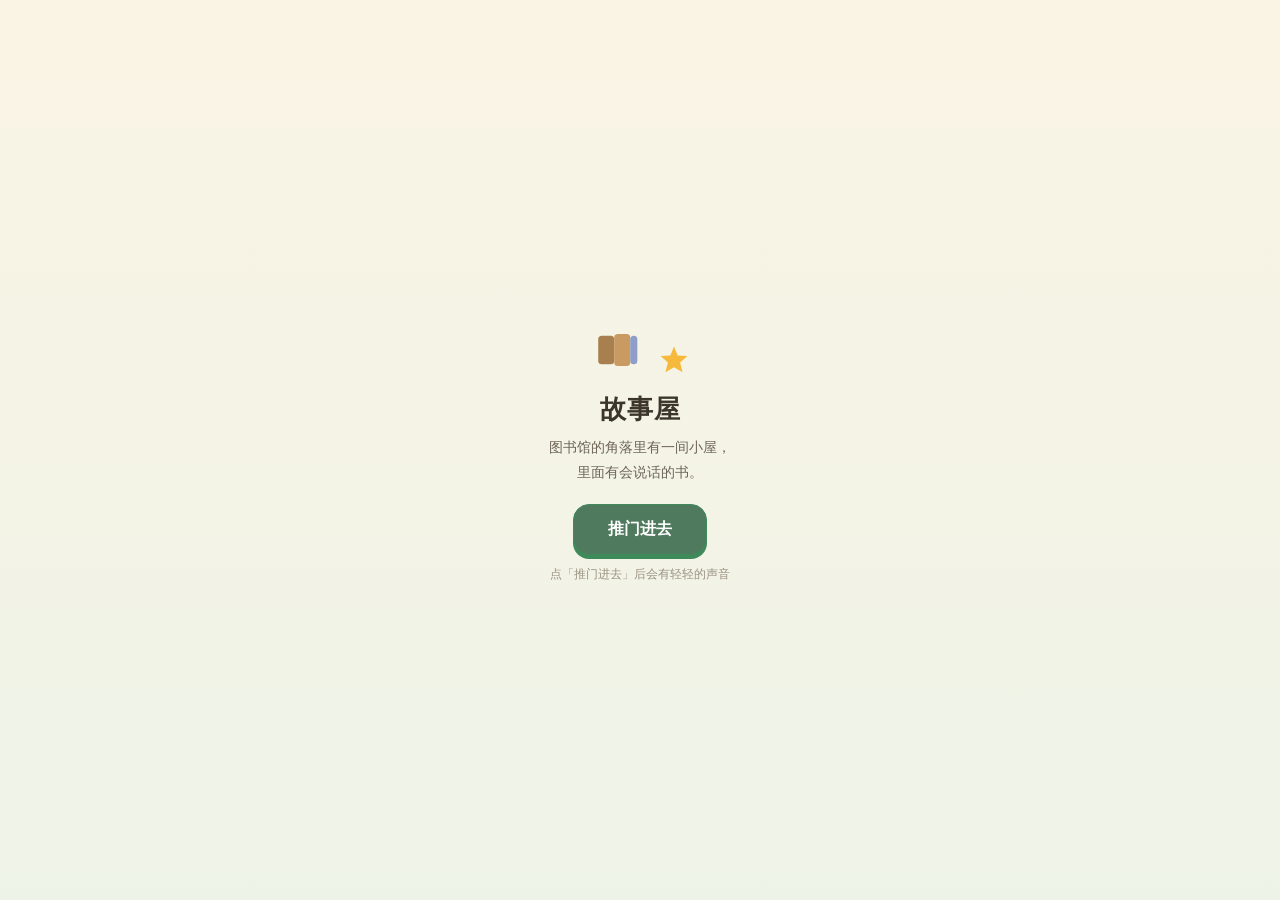
<file: books.html>
<!DOCTYPE html>
<html lang="zh-CN">
<head>
<meta charset="UTF-8">
<meta name="viewport" content="width=device-width,initial-scale=1.0,viewport-fit=cover">
<title>故事屋 · 澄澄的小镇</title>
<link rel="icon" href="data:,">
<style>
:root{
  --bg:#f4eddd; --card:#fffdf7; --ink:#3b352c; --muted:#877f6e;
  --line:#e8e0cd; --accent:#4f7a5e; --accent-soft:#e8f2ea;
  --gold:#e9a52e; --seal:#c0563f; --paper:#faf6ea;
  --shadow:0 6px 18px rgba(59,53,44,.10);
}
*{box-sizing:border-box;-webkit-tap-highlight-color:transparent}
button{font-family:inherit;touch-action:manipulation}
html,body{height:100%;margin:0}
body{
  font-family:-apple-system,BlinkMacSystemFont,"PingFang SC","Hiragino Sans GB","Microsoft YaHei",sans-serif;
  background:var(--bg);color:var(--ink);overflow:hidden;-webkit-font-smoothing:antialiased;
}

/* ---------- 顶栏 ---------- */
.hud{
  position:fixed;left:0;right:0;top:0;z-index:30;pointer-events:none;
  display:flex;align-items:flex-start;justify-content:space-between;
  padding:calc(10px + env(safe-area-inset-top)) 14px 0;
}
.brand{background:rgba(255,253,247,.95);border:1px solid var(--line);border-radius:16px;padding:8px 14px;box-shadow:var(--shadow);pointer-events:auto}
.brand h1{margin:0;font-size:16px;letter-spacing:.5px}
.brand p{margin:2px 0 0;font-size:11px;color:var(--muted)}
.tools{display:flex;gap:8px;pointer-events:auto}
.tools button{
  height:38px;min-width:38px;padding:0 10px;border-radius:13px;border:1px solid var(--line);
  background:rgba(255,253,247,.95);color:#5b5548;font-size:13px;font-weight:700;
  display:flex;align-items:center;justify-content:center;gap:5px;box-shadow:var(--shadow);cursor:pointer;
}
.tools button:active{transform:scale(.96)}
.tools .star-n{color:#b8791c}

/* ---------- 地图 ---------- */
.mapwrap{position:fixed;top:0;right:0;bottom:0;left:0;overflow-y:auto;overflow-x:hidden;-webkit-overflow-scrolling:touch}
.map{
  position:relative;width:100%;max-width:720px;margin:0 auto;
  background:
    /* 书页中缝：一条很淡的竖影，像摊开的一本书 */
    linear-gradient(90deg, transparent 0 49.3%, rgba(176,160,128,.10) 50%, transparent 50.7% 100%),
    repeating-linear-gradient(180deg, rgba(180,168,140,.09) 0 1px, transparent 1px 34px),
    /* 墙板：淡淡的竖条纹 */
    repeating-linear-gradient(90deg, rgba(190,170,130,.05) 0 2px, transparent 2px 64px),
    /* 底部一小段木地板 */
    linear-gradient(180deg, transparent 0 calc(100% - 120px), rgba(186,148,96,.14) calc(100% - 120px)),
    linear-gradient(180deg,#fbf6e8 0%,#f6efdd 55%,#f0e7d1 100%);
  box-shadow:0 0 0 1px rgba(255,255,255,.55) inset, 0 0 26px rgba(150,132,100,.06) inset;
}
/* ---------- 图书馆氛围装饰：书架、绿植、台灯、阅读角 ---------- */
.deco{position:absolute;inset:0;pointer-events:none;z-index:0}
.deco .d{position:absolute;transform:translate(-50%,-50%)}
.deco .d svg{display:block}
.deco .d.float svg{animation:floaty 3.2s ease-in-out infinite alternate}
@keyframes floaty{from{transform:translateY(0)}to{transform:translateY(-6px)}}
#nodes{position:relative;z-index:1}
@media (max-width:560px){ .deco .d{transform:translate(-50%,-50%) scale(.6)} }
.map svg.path{position:absolute;left:0;top:0;width:100%;height:100%;pointer-events:none}

/* 节点做成小书签：圆角方块 + 左侧书脊 */
.node{
  position:absolute;width:76px;height:76px;margin-left:-38px;margin-top:-38px;
  border-radius:14px 18px 18px 14px;border:none;padding:0;cursor:pointer;
  display:flex;align-items:center;justify-content:center;
  background:linear-gradient(180deg,#fffdf7,#f3ecdc);
  box-shadow:0 5px 0 #dbd0b8, 0 8px 16px rgba(59,53,44,.14);
  transition:transform .14s, box-shadow .14s;
  font-size:24px;font-weight:800;color:#8b8272;
}
.node::before{
  content:"";position:absolute;left:0;top:0;bottom:0;width:9px;
  border-radius:14px 0 0 14px;background:#d9cbb0;
}
.node:active{transform:translateY(2px)}
.node .num{position:absolute;font-size:22px;font-weight:800;line-height:1}
.node .cap{
  position:absolute;left:50%;top:calc(100% + 11px);transform:translateX(-50%);z-index:3;
  white-space:nowrap;font-size:12.5px;font-weight:700;color:#6d6555;
  background:rgba(255,253,247,.92);border-radius:9px;padding:2px 8px;box-shadow:0 2px 6px rgba(59,53,44,.10);
}
.node .badge{
  position:absolute;right:-5px;top:-5px;width:26px;height:26px;border-radius:50%;
  background:var(--gold);color:#fff;font-size:13px;font-weight:800;
  display:flex;align-items:center;justify-content:center;box-shadow:0 2px 6px rgba(0,0,0,.16);
}
/* 奖杯角标：贴在节点左上，点亮金色、没点亮是灰剪影 */
.node .cup{
  position:absolute;left:-9px;top:-9px;width:26px;height:26px;border-radius:50%;
  display:flex;align-items:center;justify-content:center;
  background:#fffdf6;border:1.5px solid #e8dfc9;box-shadow:0 2px 5px rgba(80,60,30,.14);
}
.node .cup.on{background:#fff6e0;border-color:#f0d492;animation:cupIn .5s cubic-bezier(.2,1.4,.4,1) both}
@keyframes cupIn{from{transform:scale(.4);opacity:0}to{transform:none;opacity:1}}
/* 结算面板里的大奖杯，点亮时弹一下 */
.cupPop{display:inline-block;animation:cupIn .55s .15s cubic-bezier(.2,1.4,.4,1) both}
.node.done{background:linear-gradient(180deg,#8fd0a4,#5cb37c);box-shadow:0 5px 0 #3f8f5d, 0 8px 16px rgba(59,53,44,.16)}
.node.done::before{background:#3f8f5d}
.node.done .num,.node.done .cap{color:#fff}
.node.done .cap{background:rgba(88,150,110,.94)}
.node.now{
  background:linear-gradient(180deg,#ffe6a8,#f3b83f);color:#8a5a12;
  box-shadow:0 5px 0 #c98d26, 0 0 0 8px rgba(243,184,63,.20), 0 10px 22px rgba(59,53,44,.18);
  animation:pulse 1.8s ease-in-out infinite;
}
.node.now::before{background:#c98d26}
.node.now .num{color:#7a4d0d}
.node.now .cap{background:#f3b83f;color:#fff}
@keyframes pulse{0%,100%{transform:translateY(0)}50%{transform:translateY(-6px)}}
.node.lock{background:linear-gradient(180deg,#efeade,#e2dbcb);box-shadow:0 5px 0 #cfc7b5;color:#b3aa98}
.node.lock::before{background:#cfc7b5}
.node.lock .cap{color:#a9a08d}
.node.lock .num{opacity:.5}
.node .lockico{position:absolute;bottom:6px;right:6px;width:18px;height:18px;opacity:.7}

.peak{position:absolute;left:0;right:0;display:flex;justify-content:center;pointer-events:none}
.peak .flag{
  display:flex;flex-direction:column;align-items:center;gap:6px;
  background:rgba(255,253,247,.95);border:1px dashed #d8cfb6;border-radius:18px;
  padding:10px 18px;box-shadow:var(--shadow);text-align:center;
}
.peak b{font-size:13px;color:#6b5540}
.peak span{font-size:11.5px;color:var(--muted)}

/* ---------- 封面 ---------- */
.cover{
  position:fixed;top:0;right:0;bottom:0;left:0;z-index:60;
  background:linear-gradient(180deg,#faf4e4,#eef3e8);
  display:flex;align-items:center;justify-content:center;padding:24px;
  transition:opacity .35s;
}
.cover.gone{opacity:0;pointer-events:none}
.cover .box{max-width:460px;text-align:center}
.cover h1{font-size:26px;margin:10px 0 8px;letter-spacing:1px}
.cover p{color:#6d6555;font-size:14px;line-height:1.75;margin:0 0 20px}
.cover .btn{font-size:16px;padding:14px 34px}

.btn{
  border:none;border-radius:16px;padding:12px 22px;font-size:15px;font-weight:700;
  background:#fff;color:#5b5548;border:1px solid var(--line);cursor:pointer;
  box-shadow:0 4px 0 #e2d9c6;
}
.btn:active{transform:translateY(2px);box-shadow:0 2px 0 #e2d9c6}
.btn.primary{background:var(--accent);color:#fff;border-color:#3f8a5b;box-shadow:0 4px 0 #3f8a5b}
.btn.gold{background:var(--gold);color:#fff;border-color:#c98d26;box-shadow:0 4px 0 #c98d26}

/* ---------- 关卡面板 ---------- */
.mask{
  position:fixed;top:0;right:0;bottom:0;left:0;z-index:50;
  background:rgba(45,42,34,.44);display:flex;align-items:flex-end;justify-content:center;
  padding:0;opacity:0;pointer-events:none;transition:opacity .24s;
}
.mask.show{opacity:1;pointer-events:auto}
.sheet{
  position:relative;width:100%;max-width:760px;max-height:94vh;
  background:var(--card);border-radius:26px 26px 0 0;
  padding:18px 18px calc(18px + env(safe-area-inset-bottom));
  transform:translateY(24px);transition:transform .26s;overflow:auto;
  box-shadow:0 -10px 40px rgba(40,34,24,.20);
}
.mask.show .sheet{transform:none}
.sheet .x{
  position:absolute;right:12px;top:12px;width:34px;height:34px;border:none;border-radius:12px;
  background:#f1ece0;color:#8a8272;font-size:16px;line-height:1;cursor:pointer;z-index:3;
}
.lv-head{padding-right:42px}
.lv-no{display:inline-block;background:var(--accent-soft);color:#3f7a55;font-size:11.5px;
  font-weight:800;border-radius:9px;padding:3px 9px;margin-bottom:6px}
.lv-head h2{margin:0 0 4px;font-size:21px}
.lv-head p{margin:0;font-size:13px;color:var(--muted);line-height:1.6}
.lv-stage{margin-top:14px;min-height:260px}

/* 通用件 */
.tray{display:flex;flex-wrap:wrap;gap:10px;justify-content:center;margin:14px 0}
.tile{
  width:62px;height:62px;border-radius:16px;border:1px solid var(--line);background:#fff;
  display:flex;align-items:center;justify-content:center;cursor:pointer;
  box-shadow:0 3px 0 #e6ddca;transition:transform .12s,box-shadow .12s;position:relative;
}
.tile svg{pointer-events:none}
.tile:active{transform:translateY(2px)}
.tile.sel{box-shadow:0 0 0 3px #f5b83d, 0 3px 0 #e6ddca;transform:translateY(-3px)}
.tile.ok{opacity:.32;pointer-events:none}
.tile.bad{animation:shake .34s}
.tile.drag{position:fixed;z-index:80;pointer-events:none;transform:scale(1.1) rotate(-3deg);box-shadow:0 12px 26px rgba(0,0,0,.2)}
@keyframes shake{0%,100%{transform:translateX(0)}25%{transform:translateX(-5px)}75%{transform:translateX(5px)}}

.drop{
  border-radius:18px;border:2px dashed #d5cdb9;background:#fbf8ee;
  display:flex;flex-direction:column;align-items:center;justify-content:center;gap:4px;
  padding:10px;min-height:96px;transition:border-color .15s,background .15s,transform .15s;
}
.drop .dl{font-size:12.5px;font-weight:700;color:#6d6555}
.drop.hot{border-color:var(--accent);background:#eaf6ee;transform:scale(1.03)}
.drop.full{border-style:solid;border-color:#8fd0a4;background:#f0faf3}

.opts{display:flex;gap:12px;justify-content:center;flex-wrap:wrap;margin:16px 0 6px}
.opt{
  min-width:76px;height:76px;border-radius:20px;border:1px solid var(--line);background:#fff;
  font-size:30px;font-weight:800;color:#4a4437;cursor:pointer;box-shadow:0 4px 0 #e6ddca;
  display:flex;align-items:center;justify-content:center;padding:0 14px;
}
.opt:active{transform:translateY(2px);box-shadow:0 2px 0 #e6ddca}
.opt.ok{background:#e6f4e8;border-color:#8fd0a4}
.opt.bad{animation:shake .34s}

.sayline{margin-top:12px;text-align:center;font-size:14px;color:#4f6b56;min-height:22px;line-height:1.6}

/* 第 2 关的对话框 */
.bubble-line{
  position:relative;margin:6px auto 14px;max-width:400px;
  background:var(--paper);border:2px solid #e8dfc8;border-radius:20px;
  padding:18px 20px;text-align:center;
}
.bubble-line .who{font-size:22px;font-weight:800;line-height:1.5;color:#3b352c}
.bubble-line .tip{margin-top:6px;font-size:12.5px;color:var(--muted)}
.bubble-line::after{
  content:"";position:absolute;left:50%;bottom:-11px;margin-left:-9px;
  width:18px;height:18px;background:var(--paper);border-right:2px solid #e8dfc8;border-bottom:2px solid #e8dfc8;
  transform:rotate(45deg);
}

/* 第 5 关的字形卡 */
.glyphcard{
  width:96px;height:96px;border-radius:16px;background:var(--paper);
  border:2px solid #e6dcc4;display:flex;align-items:center;justify-content:center;
}
.glyphcard svg{width:64px;height:64px}

/* 第 6 关的听故事 */
.storybox{
  background:var(--paper);border:2px solid #e8dfc8;border-radius:20px;
  padding:18px 20px;font-size:15px;line-height:2;color:#4a4437;
}
.storybox p{margin:0 0 8px}
.storybox p:last-child{margin-bottom:0}
.replay{
  display:inline-flex;align-items:center;gap:6px;border:1px solid var(--line);
  background:#fff;border-radius:12px;padding:7px 14px;font-size:13px;font-weight:700;
  color:#5b5548;cursor:pointer;box-shadow:0 3px 0 #e6ddca;
}
.replay:active{transform:translateY(2px);box-shadow:0 1px 0 #e6ddca}

/* 完成面板 */
.donebox{text-align:center;padding:6px 4px 4px}
.donebox h2{margin:8px 0 6px;font-size:22px}
.donebox p{margin:0 0 16px;color:var(--muted);font-size:13.5px;line-height:1.75}
.donebox .row{display:flex;gap:12px;justify-content:center;flex-wrap:wrap}
.starfly{position:fixed;z-index:90;font-size:22px;pointer-events:none;animation:fly 1s ease-out forwards}
@keyframes fly{0%{opacity:1;transform:translateY(0) scale(1)}100%{opacity:0;transform:translateY(-90px) scale(1.5)}}

/* ---------- 认字关卡（第 7 关以后） ---------- */
.hz{
  font-family:"Songti SC","STSong","Noto Serif SC","SimSun",serif;
  font-weight:700;color:#3b352c;line-height:1;letter-spacing:3px;
}
.qhead{text-align:center;margin:2px 0 4px}
.qline{font-size:23px;font-weight:800;color:#3b352c;line-height:1.5}
.qline .blank{
  display:inline-block;min-width:54px;border-bottom:3px dashed #d5cdb9;
  color:#c98d26;font-weight:800;
}
.qhint{font-size:13px;color:#8a8272;margin-top:8px}
.qimg{display:flex;justify-content:center;margin:2px 0 4px}
.opt.qo{
  height:auto;min-height:74px;flex-direction:column;gap:2px;
  padding:8px 16px;min-width:94px;font-size:22px;
}
.opt.qo .ol{font-size:20px;font-weight:800;line-height:1.25;color:#4a4437}
.opt.qo .ol.big{font-size:29px}
.opt.qo .oi{display:block;line-height:0}
.opt.qo.ok{background:#e6f4e8;border-color:#8fd0a4}
.opt.qo.ok .ol{color:#3f7a55}

/* 组词／造句：一排空格 + 一排字卡 */
.wslots{display:flex;gap:12px;justify-content:center;flex-wrap:wrap;margin:10px 0 4px}
.wslot{
  width:86px;height:86px;border-radius:18px;border:2px dashed #d5cdb9;background:#fbf8ee;
  display:flex;align-items:center;justify-content:center;
}
/* 它也带 .drop 类，拖放才认得出来；尺寸压回方卡大小，不用 .drop 那套大框 */
.wslot.drop{min-height:0;padding:4px;gap:0;width:86px;height:86px}
.wslot.full{border-style:solid;border-color:#8fd0a4;background:#f0faf3}
.wtile{
  width:86px;height:86px;border-radius:18px;border:1px solid var(--line);background:#fff;
  display:flex;align-items:center;justify-content:center;cursor:pointer;
  box-shadow:0 3px 0 #e6ddca;transition:transform .12s;
}
.wtile:active{transform:translateY(2px)}
.wtile.sel{box-shadow:0 0 0 3px #f5b83d,0 3px 0 #e6ddca;transform:translateY(-3px)}
.wtile.bad{animation:shake .34s}
.wtile.ok{opacity:.32;pointer-events:none}
.wtile .hz{font-size:40px}

/* 方位题的小场景：一个敞口木箱，小猫可能在上面、里面、下面 */
.scene{position:relative;width:230px;height:186px;margin:6px auto 0}
.scene .box{position:absolute;left:52px;width:126px}
/* 箱体后半（含敞开的箱口） */
.scene .box.back{
  top:66px;height:62px;
  background:linear-gradient(180deg,#d3bb93 0 7px,#ecd9b6 7px);
  border:3px solid #c9ae84;border-bottom:none;border-radius:4px;
}
/* 敞开的两片箱盖：往两边翻 */
.scene .flap{position:absolute;top:-20px;width:64px;height:22px;
  background:#f6e8cd;border:3px solid #c9ae84;border-radius:3px}
.scene .flap.l{left:-12px;transform:rotate(-15deg);transform-origin:100% 100%}
.scene .flap.r{right:-12px;transform:rotate(15deg);transform-origin:0 100%}
/* 盖上盖子时的箱盖：一条盖沿 */
.scene .lid{position:absolute;left:-6px;top:-11px;width:138px;height:15px;
  background:#f0e0c2;border:3px solid #c9ae84;border-radius:5px}
/* 箱子里的暗影，小猫站进去才衬得出轮廓 */
.scene .inner{position:absolute;left:0;top:0;width:100%;height:22px;
  background:linear-gradient(180deg,rgba(122,96,58,.30),rgba(122,96,58,0));border-radius:5px 5px 0 0}
/* 箱体前壁：在猫上面盖一层，小猫「在箱子里」时才看得出来 */
.scene .box.front{
  top:104px;height:24px;background:#e3d0a9;
  border:3px solid #c9ae84;border-top:none;border-radius:0 0 6px 6px;
  z-index:3;
}
/* 箱身上的胶带 */
.scene .box.front::after{
  content:"";position:absolute;left:50%;top:0;width:10px;height:100%;
  margin-left:-5px;background:#d6bd92;
}
.scene .kit{position:absolute;transform:translate(-50%,-50%);z-index:2}

@media (min-width:820px){
  .mask{align-items:center;padding:22px}
  .sheet{border-radius:26px;max-height:88vh}
}
@media (max-width:390px){
  .node{width:68px;height:68px;margin-left:-34px;margin-top:-34px}
  .node .cap{font-size:10.5px;padding:2px 6px}
  .sheet{padding:16px 14px calc(16px + env(safe-area-inset-bottom))}
  .lv-stage{min-height:220px}
}
</style>
</head>
<body>

<div class="hud">
  <div class="brand">
    <h1>故事屋</h1>
    <p>小镇图书馆 · 读一读，猜一猜</p>
  </div>
  <div class="tools">
    <button id="btnStar" title="我的星星">
      <svg width="15" height="15" viewBox="-12 -12 24 24"><path d="M0,-10 L3,-3 L10,-2.6 L4.8,2.2 L6.6,9.6 L0,5.6 L-6.6,9.6 L-4.8,2.2 L-10,-2.6 L-3,-3 Z" fill="#f0a832"/></svg>
      <span class="star-n" id="starNum">0</span>
    </button>
    <button id="btnBack" title="回小镇">
      <svg width="17" height="17" viewBox="0 0 24 24" fill="none" stroke="currentColor" stroke-width="2.2" stroke-linecap="round" stroke-linejoin="round">
        <path d="M4 11 L12 4 L20 11"/><path d="M6.5 10 L6.5 19 L17.5 19 L17.5 10"/>
      </svg>
    </button>
  </div>
</div>

<div class="mapwrap" id="mapWrap">
  <div class="map" id="map">
    <svg class="path" id="pathSvg" preserveAspectRatio="none"></svg>
    <div class="deco" id="deco"></div>
    <div id="nodes"></div>
  </div>
</div>

<div class="mask" id="mask">
  <div class="sheet" id="sheet"></div>
</div>

<div class="cover" id="cover">
  <div class="box">
    <div id="coverArt" style="display:flex;justify-content:center;align-items:flex-end;gap:4px"></div>
    <h1>故事屋</h1>
    <p>图书馆的角落里有一间小屋，<br>里面有会说话的书。</p>
    <button class="go btn primary" id="goBtn">推门进去</button>
    <div class="small" style="margin-top:12px;font-size:11.5px;color:#9a9282">点「推门进去」后会有轻轻的声音</div>
  </div>
</div>

<script src="ui.js"></script>
<script src="room.js"></script>
<script>
var S = Room.load();
S.books = S.books || { cleared:{}, times:{}, trophies:{} };
S.books.cleared = S.books.cleared || {};
S.books.times = S.books.times || {};
S.books.trophies = S.books.trophies || {};   /* 每 5 关一个奖杯：{5:true, 10:true...} */

/* ------------------------------------------------------------------
   额外的图形：room.js 里没有的，这里补
   ------------------------------------------------------------------ */
var MORE = {
  /* 象形字：山 */
  glyphShan:'<path d="M-16,10 L-9,2 L-5,6 L0,-8 L5,6 L9,2 L16,10 Z" fill="none" stroke="#4a4437" stroke-width="3.2" stroke-linejoin="round"/>'
    + '<path d="M-16,10 L16,10" stroke="#4a4437" stroke-width="3.2" stroke-linecap="round"/>',
  /* 象形字：日 */
  glyphRi:'<rect x="-11" y="-12" width="22" height="24" rx="4" fill="none" stroke="#4a4437" stroke-width="3.2"/>'
    + '<path d="M-11,0 L11,0" stroke="#4a4437" stroke-width="3.2"/>',
  /* 象形字：月 */
  glyphYue:'<path d="M6,-14 A14,14 0 1 0 6,14 A11,11 0 0 1 6,-14 Z" fill="none" stroke="#4a4437" stroke-width="3.2" stroke-linejoin="round"/>'
    + '<path d="M-2,-4 L-2,4" stroke="#4a4437" stroke-width="3" stroke-linecap="round"/>',
  /* 象形字：水 */
  glyphShui:'<path d="M0,-14 L0,14" stroke="#4a4437" stroke-width="3.2" stroke-linecap="round"/>'
    + '<path d="M-9,-8 C-13,-3 -13,4 -9,9" stroke="#4a4437" stroke-width="2.8" fill="none" stroke-linecap="round"/>'
    + '<path d="M9,-8 C13,-3 13,4 9,9" stroke="#4a4437" stroke-width="2.8" fill="none" stroke-linecap="round"/>'
    + '<path d="M-4,-2 L-7,4 M4,-2 L7,4" stroke="#4a4437" stroke-width="2.4" stroke-linecap="round"/>',

  /* 山（图） */
  mountain:'<path d="M-18,10 L-6,-8 L2,2 L8,-6 L18,10 Z" fill="#8fb08a"/>'
    + '<path d="M-6,-8 L-3,-3 L-9,-3 Z" fill="#fffdf7"/>'
    + '<path d="M8,-6 L10,-1 L5,-1 Z" fill="#fffdf7"/>',
  /* 河（图） */
  river:'<rect x="-18" y="-2" width="36" height="12" rx="6" fill="#a9d0f0"/>'
    + '<path d="M-14,2 C-9,-2 -4,6 1,2 C6,-2 11,6 16,2" stroke="#fffdf7" stroke-width="2.4" fill="none" stroke-linecap="round"/>'
    + '<path d="M-8,-12 L-3,-6 L-13,-6 Z" fill="#8fb08a"/><path d="M10,-12 L15,-6 L5,-6 Z" fill="#8fb08a"/>',

  /* 树（高） */
  treeTall:'<rect x="-3" y="2" width="6" height="14" rx="2" fill="#a8804f"/>'
    + '<circle cx="0" cy="-6" r="11" fill="#8fc97e"/><circle cx="-7" cy="2" r="8" fill="#7fbf6f"/>'
    + '<circle cx="7" cy="2" r="8" fill="#7fbf6f"/>',
  /* 树（矮） */
  treeShort:'<rect x="-2.5" y="8" width="5" height="8" rx="2" fill="#a8804f"/>'
    + '<circle cx="0" cy="3" r="8" fill="#8fc97e"/><circle cx="-5" cy="8" r="6" fill="#7fbf6f"/>'
    + '<circle cx="5" cy="8" r="6" fill="#7fbf6f"/>',
  /* 雪花 */
  snow:'<g stroke="#8ec7e8" stroke-width="2.6" stroke-linecap="round">'
    + '<path d="M0,-13 L0,13"/><path d="M-11,-6.5 L11,6.5"/><path d="M-11,6.5 L11,-6.5"/>'
    + '<path d="M0,-9 L-3.4,-11.4 M0,-9 L3.4,-11.4 M0,9 L-3.4,11.4 M0,9 L3.4,11.4"/></g>',

  /* 太阳 */
  sun:'<circle cx="0" cy="0" r="8" fill="#ffd75e"/>'
    + '<g stroke="#f0b23f" stroke-width="2.4" stroke-linecap="round">'
    + '<path d="M0,-12 L0,-15.5"/><path d="M0,12 L0,15.5"/><path d="M-12,0 L-15.5,0"/><path d="M12,0 L15.5,0"/>'
    + '<path d="M-8.6,-8.6 L-11,-11"/><path d="M8.6,-8.6 L11,-11"/><path d="M-8.6,8.6 L-11,11"/><path d="M8.6,8.6 L11,11"/></g>',
  /* 月亮 */
  moon:'<path d="M3,-12 A12.5,12.5 0 1 0 3,12 A10,10 0 0 1 3,-12 Z" fill="#f2d06b"/>'
    + '<circle cx="-5" cy="-3" r="1.8" fill="#e3bd4c"/><circle cx="-3" cy="4" r="1.4" fill="#e3bd4c"/>',

  /* 骨头 */
  bone:'<path d="M-12,-4 a4,4 0 1 0 0,8 L12,4 a4,4 0 1 0 0,-8 Z" fill="#f0e6d2" stroke="#d6c9ad" stroke-width="1.6"/>',

  /* 象形字：火（一团往上升的火苗，旁边溅出两点） */
  glyphHuo:'<path d="M0,-15 C4,-8 9,-3 9,3 A9,9 0 0 1 -9,3 C-9,-3 -4,-9 0,-15 Z" fill="none" stroke="#4a4437" stroke-width="3" stroke-linejoin="round"/>'
    + '<path d="M0,-2 C3,1.4 3,5.6 0,7.4 C-3,5.6 -3,1.4 0,-2 Z" fill="#4a4437"/>'
    + '<path d="M-13,10 L-11,3 M13,10 L11,3" stroke="#4a4437" stroke-width="2.8" stroke-linecap="round"/>',
  /* 象形字：木 */
  glyphMu:'<path d="M0,-15 L0,14" stroke="#4a4437" stroke-width="3.2" stroke-linecap="round"/>'
    + '<path d="M-11,-4 L11,-4" stroke="#4a4437" stroke-width="3.2" stroke-linecap="round"/>'
    + '<path d="M0,1 L-10,11 M0,1 L10,11" stroke="#4a4437" stroke-width="2.8" stroke-linecap="round"/>',
  /* 象形字：田 */
  glyphTian:'<rect x="-12" y="-12" width="24" height="24" rx="2" fill="none" stroke="#4a4437" stroke-width="3.2"/>'
    + '<path d="M0,-12 L0,12 M-12,0 L12,0" stroke="#4a4437" stroke-width="3"/>',
  /* 象形字：雨 */
  glyphYu:'<path d="M-13,-13 L13,-13" stroke="#4a4437" stroke-width="3.2" stroke-linecap="round"/>'
    + '<path d="M-11,-13 L-11,11 L11,11 L11,-13" fill="none" stroke="#4a4437" stroke-width="3.2" stroke-linejoin="round"/>'
    + '<path d="M-6,-1 L-6,5 M0,-1 L0,5 M6,-1 L6,5" stroke="#4a4437" stroke-width="2.8" stroke-linecap="round"/>',

  /* 小鱼 */
  fish:'<ellipse cx="0" cy="0" rx="13" ry="8" fill="#7fb6e0"/>'
    + '<path d="M11,0 L19,-7 L19,7 Z" fill="#5f9dcd"/>'
    + '<path d="M-1,-7 C1,-11 5,-11 7,-8" stroke="#5f9dcd" stroke-width="1.8" fill="none" stroke-linecap="round"/>'
    + '<path d="M-1,7 C1,11 5,11 7,8" stroke="#5f9dcd" stroke-width="1.8" fill="none" stroke-linecap="round"/>'
    + '<circle cx="-6" cy="-1.4" r="1.7" fill="#3b352c"/>'
    + '<path d="M-2,2 C1,4 4,4 7,2" stroke="#4a8fbf" stroke-width="1.4" fill="none" stroke-linecap="round"/>',
  /* 小鸟 */
  bird:'<ellipse cx="-1" cy="3" rx="10" ry="8" fill="#9fc7e8"/>'
    + '<circle cx="7" cy="-5" r="6.2" fill="#b6d6f0"/>'
    + '<path d="M12.4,-5.6 L18,-3.4 L12.4,-1.2 Z" fill="#f0a832"/>'
    + '<circle cx="8.6" cy="-6.4" r="1.5" fill="#3b352c"/>'
    + '<path d="M-5,-1 C-10,-6 -15,-1 -10,5 C-7,8 -5,5 -5,2 Z" fill="#7fb0d8"/>'
    + '<path d="M-4,10 L-4,15 M3,10 L3,15" stroke="#e08a3c" stroke-width="1.8" stroke-linecap="round"/>'
    + '<path d="M-9,4 C-16,6 -17,0 -12,-2" stroke="#9fc7e8" stroke-width="3" fill="none" stroke-linecap="round"/>',

  /* 小老鼠 */
  banana:'<path d="M-9,-8 C-9,4 0,11 9,7 C11,6 11,3 9,3 C2,5 -5,-1 -6,-8 Z" fill="#f6d365"/>'
      +'<path d="M-9,-8 L-7,-11.6" stroke="#c9a13b" stroke-width="2.6" stroke-linecap="round"/>',
  watermelon:'<path d="M-12.6,3.6 A12.6,12.6 0 0 1 12.6,3.6 Z" fill="#e4574c"/>'
      +'<path d="M-12.6,3.6 A12.6,12.6 0 0 1 12.6,3.6" fill="none" stroke="#5fa55a" stroke-width="3.2"/>'
      +'<path d="M-13,3.6 H13" stroke="#5fa55a" stroke-width="3" stroke-linecap="round"/>'
      +'<ellipse cx="-4.8" cy="-1.4" rx="1" ry="1.7" fill="#3b2b2b"/><ellipse cx="0.2" cy="-4.6" rx="1" ry="1.7" fill="#3b2b2b"/>'
      +'<ellipse cx="5" cy="-1.4" rx="1" ry="1.7" fill="#3b2b2b"/>',
  mouse:'<ellipse cx="0" cy="3" rx="11" ry="8" fill="#b9b3ab"/>'
    + '<circle cx="-7" cy="-5" r="5.5" fill="#cdc7bf"/><circle cx="7" cy="-5" r="5.5" fill="#cdc7bf"/>'
    + '<circle cx="0" cy="5" r="7" fill="#d6d0c8"/>'
    + '<circle cx="-2.6" cy="3" r="1.5" fill="#3b352c"/><circle cx="2.6" cy="3" r="1.5" fill="#3b352c"/>'
    + '<circle cx="0" cy="6.4" r="1.3" fill="#e8949c"/>'
    + '<path d="M11,6 C17,4 18,10 13,11" stroke="#b9b3ab" stroke-width="1.8" fill="none" stroke-linecap="round"/>'
};

function gart(k, size){
  if (MORE[k]) return '<svg viewBox="-20 -20 40 40" width="'+size+'" height="'+size+'" aria-hidden="true" style="display:block;overflow:visible">'+MORE[k]+'</svg>';
  try { return Room.art(k, size); } catch(e){ return ''; }
}

/* ------------------------------------------------------------------
   六关
   ------------------------------------------------------------------ */
var LEVELS = [
  { n:1, name:"小种子长大了", tip:"先种下，再发芽，最后开花。按顺序摆好。", type:"storyOrder", stage:"故事顺序", icon:"seedbag" },
  { n:2, name:"谁在说话",     tip:"听一听这句话，猜猜是谁说的。",         type:"whoSays",    stage:"听懂话",   icon:"cat" },
  { n:3, name:"儿歌接龙",     tip:"念一念，接下来该说哪一句？",         type:"rhyme",      stage:"韵律",     icon:"rabbit" },
  { n:4, name:"找相反",       tip:"大的配小的，高的配矮的。",             type:"opposite",   stage:"词语",     icon:"treeTall" },
  { n:5, name:"字长什么样",   tip:"很久以前的人，把看到的东西画成了字。", type:"glyph",      stage:"前识字",   icon:"glyphShan" },
  { n:6, name:"听完故事答一答", tip:"听一个小故事，再回答问题。",          type:"listenStory",stage:"听故事",   icon:"grandpa" },

  { n:7, name:"看图选字", tip:"看看图上是什么，选出它的名字。", type:"pickImageWord", stage:"认图识字", icon:"apple",
    data:{ pool:[
      { img:"apple",  read:"看看图，这是什么？它叫什么名字？",
        opts:[{t:"苹果",ok:true},{t:"香蕉"},{t:"西瓜"}], done:"对，是苹果。" },
      { img:"cat",    read:"图上是小猫咪。哪一个词是它？",
        opts:[{t:"小猫",ok:true},{t:"小狗"},{t:"小鸭"}], done:"对，是小猫。" },
      { img:"sun",    read:"天上红红的、暖暖的。是什么？",
        opts:[{t:"太阳",ok:true},{t:"月亮"},{t:"星星"}], done:"对，是太阳。" },
      { img:"flower", read:"一朵一朵开在土里，香香的。是什么？",
        opts:[{t:"花",ok:true},{t:"树"},{t:"草"}], done:"对，是花。" }
    ] } },

  { n:8, name:"看字选图", tip:"这个字说的是哪个东西？点出来。", type:"pickWordImage", stage:"认图识字", icon:"book",
    data:{ pool:[
      { word:"鱼", say:"鱼", opts:[{ico:"fish",ok:true},{ico:"cat"},{ico:"flower"}] },
      { word:"猫", say:"猫", opts:[{ico:"cat",ok:true},{ico:"dog"},{ico:"duck"}] },
      { word:"月", say:"月", opts:[{ico:"moon",ok:true},{ico:"sun"},{ico:"star"}] },
      { word:"花", say:"花", opts:[{ico:"flower",ok:true},{ico:"treeTall"},{ico:"carrot"}] }
    ] } },

  { n:9, name:"象形字找家", tip:"古时候的字像什么？把它拖到对应的字上。", type:"charGlyph", stage:"认图识字", icon:"glyphHuo" },

  { n:10, name:"量词", tip:"数东西的时候，要用对量词。", type:"measure", stage:"认图识字", icon:"fish",
    data:{ pool:[
      { noun:"小猫", ans:"只", opts:[{t:"只",ok:true},{t:"朵"},{t:"条"}] },
      { noun:"花",   ans:"朵", opts:[{t:"朵",ok:true},{t:"只"},{t:"棵"}] },
      { noun:"小鱼", ans:"条", opts:[{t:"条",ok:true},{t:"朵"},{t:"只"}] },
      { noun:"树",   ans:"棵", opts:[{t:"棵",ok:true},{t:"条"},{t:"只"}] }
    ] } },

  { n:11, name:"拼成一个词", tip:"把两个字排好，组成这个词。", type:"makeWord", stage:"认图识字", icon:"apple",
    data:{ pool:[
      { pic:"apple",  words:["苹","果"], read:"苹果。把两个字排好。" },
      { pic:"cat",    words:["小","猫"], read:"小猫。把两个字排好。" },
      { pic:"flower", words:["红","花"], read:"红花。把两个字排好。" },
      { pic:"sun",    words:["太","阳"], read:"太阳。把两个字排好。" }
    ] } },

  { n:12, name:"反义词", tip:"和它意思相反的，是哪一个？", type:"oppWord", stage:"词语句子", icon:"treeTall",
    data:{ pool:[
      { a:"大", b:"小", opts:[{t:"小",ok:true},{t:"多"},{t:"高"}] },
      { a:"上", b:"下", opts:[{t:"下",ok:true},{t:"里"},{t:"左"}] },
      { a:"多", b:"少", opts:[{t:"少",ok:true},{t:"大"},{t:"快"}] },
      { a:"快", b:"慢", opts:[{t:"慢",ok:true},{t:"远"},{t:"轻"}] }
    ] } },

  { n:13, name:"谁在哪里", tip:"看看小猫在盒子的哪里。", type:"whereIs", stage:"词语句子", icon:"cat",
    data:{ pool:[
      { where:"up",     ans:"上面", opts:[{t:"上面",ok:true,svg:posSVG("up")},{t:"下面",svg:posSVG("down")},{t:"里面",svg:posSVG("inside")}] },
      { where:"inside", ans:"里面", opts:[{t:"上面",svg:posSVG("up")},{t:"下面",svg:posSVG("down")},{t:"里面",ok:true,svg:posSVG("inside")}] },
      { where:"down",   ans:"下面", opts:[{t:"上面",svg:posSVG("up")},{t:"下面",ok:true,svg:posSVG("down")},{t:"里面",svg:posSVG("inside")}] }
    ] } },

  { n:14, name:"句子排排队", tip:"把词排一排，说成一句完整的话。", type:"makeSentence", stage:"词语句子", icon:"book",
    data:{ pool:[
      { words:["小猫","在","睡觉"], ask:"把句子排好", hint:"谁 · 在 · 做什么", read:"小猫在睡觉。把这三个词排好。" },
      { words:["小鱼","在","水里"], ask:"把句子排好", hint:"谁 · 在 · 哪里",   read:"小鱼在水里。把这三个词排好。" },
      { words:["我","爱","妈妈"],   ask:"把句子排好", hint:"谁 · 做什么 · 谁", read:"我爱妈妈。把这三个词排好。" }
    ] } },

  { n:15, name:"听音选词", tip:"听一听，说的是哪个词？", type:"hearWord", stage:"词语句子", icon:"rabbit",
    data:{ pool:[
      { word:"太阳", opts:[{t:"太阳",ok:true,ico:"sun"},{t:"月亮",ico:"moon"},{t:"星星",ico:"star"}] },
      { word:"苹果", opts:[{t:"苹果",ok:true,ico:"apple"},{t:"香蕉",ico:"banana"},{t:"西瓜",ico:"watermelon"}] },
      { word:"小猫", opts:[{t:"小猫",ok:true,ico:"cat"},{t:"小狗",ico:"dog"},{t:"小鸭",ico:"duck"}] }
    ] } },

  { n:16, name:"找出一样的字", tip:"找出和上面一样的字。", type:"pickAll", stage:"汉字样子", icon:"book",
    data:{ pool:[
      { ask:"找出和「山」一样的字", sub:"有两个地方写着同一个字",
        read:"找出和山一样的字，有两个。",
        chars:[{t:"山",ok:true},{t:"出"},{t:"日"},{t:"山",ok:true},{t:"水"},{t:"田"}],
        done:"两个「山」都找到了。" },
      { ask:"找出和「日」一样的字", sub:"有两个地方写着同一个字",
        read:"找出和日一样的字，有两个。",
        chars:[{t:"日",ok:true},{t:"月"},{t:"目"},{t:"日",ok:true},{t:"白"},{t:"口"}],
        done:"两个「日」都找到了。" },
      { ask:"找出和「口」一样的字", sub:"有两个地方写着同一个字",
        read:"找出和口一样的字，有两个。",
        chars:[{t:"口",ok:true},{t:"田"},{t:"日"},{t:"中"},{t:"口",ok:true},{t:"回"}],
        done:"两个「口」都找到了。" }
    ] } },

  { n:17, name:"三点水", tip:"左边有三点的字，都和水有关。", type:"pickAll", stage:"汉字样子", icon:"glyphShui",
    data:{ pool:[
      { ask:"点出带三点水的字", sub:"它们左边都有「氵」",
        read:"点出带三点水的字，一共三个。",
        chars:[{t:"河",ok:true},{t:"山"},{t:"洗",ok:true},{t:"花"},{t:"池",ok:true},{t:"跑"}],
        done:"河、洗、池，左边都是三点水。" }
    ] } },

  { n:18, name:"木字旁", tip:"左边有个「木」的字，都跟树有关。", type:"pickAll", stage:"汉字样子", icon:"treeTall",
    data:{ pool:[
      { ask:"点出带木字旁的字", sub:"它们左边都有「木」",
        read:"点出带木字旁的字，一共三个。",
        chars:[{t:"树",ok:true},{t:"山"},{t:"林",ok:true},{t:"花"},{t:"桥",ok:true},{t:"水"}],
        done:"树、林、桥，左边都是木字旁。" }
    ] } },

  { n:19, name:"谁会做什么", tip:"想一想，它最会做什么？", type:"whoCanDo", stage:"汉字样子", icon:"bird",
    data:{ pool:[
      { img:"bird",   name:"小鸟", ans:"飞",     opts:[{t:"飞",ok:true,svg:actIcon("fly")},{t:"游",svg:actIcon("swim")},{t:"跳",svg:actIcon("jump")}] },
      { img:"fish",   name:"小鱼", ans:"游",     opts:[{t:"游",ok:true,svg:actIcon("swim")},{t:"飞",svg:actIcon("fly")},{t:"跳",svg:actIcon("jump")}] },
      { img:"rabbit", name:"小兔", ans:"跳",     opts:[{t:"跳",ok:true,svg:actIcon("jump")},{t:"游",svg:actIcon("swim")},{t:"飞",svg:actIcon("fly")}] },
      { img:"cat",    name:"小猫", ans:"捉老鼠", opts:[{t:"捉老鼠",ok:true,svg:actIcon("catch")},{t:"游泳",svg:actIcon("swim")},{t:"飞",svg:actIcon("fly")}] }
    ] } },

  { n:20, name:"识字小考场", tip:"四道小题，全答对就通关。", type:"quizFinal", stage:"小考场", icon:"star" }
];
var TOTAL = LEVELS.length;

function clearedN(n){ return !!S.books.cleared[n]; }
function openN(n){ return n === 1 || clearedN(n - 1); }
function progressN(){ var c = 0; for (var i = 1; i <= TOTAL; i++) if (clearedN(i)) c++; return c; }

function save(){ try { Room.save(); } catch(e){} }
function paintStar(){
  var el = document.getElementById("starNum");
  if (el) el.textContent = (S.stars || 0);
}

/* ---------------- 每 5 关一个奖杯 ---------------- */
function CUP_AT(n){ return n % 5 === 0; }
function cupN(n){ return !!S.books.trophies[n]; }
function cupsN(){ var c = 0; for (var i = 5; i <= TOTAL; i += 5) if (cupN(i)) c++; return c; }
/* 一只小奖杯：杯身 + 双耳 + 底座，点亮金色、没点亮是灰剪影 */
function trophySVG(sz, c){
  return '<svg width="' + sz + '" height="' + sz + '" viewBox="0 0 24 24" fill="none" stroke="' + c + '" stroke-width="2.4" stroke-linecap="round" stroke-linejoin="round">' +
    '<path d="M7 4h10v5a5 5 0 0 1-10 0Z" fill="' + c + '" opacity=".22"/>' +
    '<path d="M7 4h10v5a5 5 0 0 1-10 0Z"/>' +
    '<path d="M7 5H4.5a2.5 2.5 0 0 0 2.7 4.4"/>' +
    '<path d="M17 5h2.5a2.5 2.5 0 0 1-2.7 4.4"/>' +
    '<path d="M12 14v3"/><path d="M9.6 17h4.8"/><path d="M8.5 20h7"/>' +
  '</svg>';
}

/* ---------------- 图书馆氛围装饰：书架 / 绿植 / 台灯 / 阅读角 ----------------
   只做背景，pointer-events 关掉，不挡点关卡；位置跟着关卡节点走。 */
var DECO_COLS = ["#d98b6c","#e0a234","#7fa8c9","#8fbf7f","#b48ac9","#d97b7b","#c9a86a"];
/* 四层书架，70×120：一关一个高度，摆起来像两面连续的墙 */
function shelfSVG(seed){
  function row(bottom){
    var s = "", x = 8;
    for (var k = 0; k < 6; k++){
      var w = 5 + ((seed + k) % 3);
      var h = 17 + ((seed * 3 + k * 4) % 6);
      s += '<rect x="' + x + '" y="' + (bottom - h) + '" width="' + w + '" height="' + h + '" rx="1" fill="' + DECO_COLS[(seed + k) % DECO_COLS.length] + '"/>';
      x += w + 1.4;
    }
    return s;
  }
  return '<svg width="70" height="120" viewBox="0 0 70 120">' +
    '<rect x="2" y="2" width="66" height="116" rx="5" fill="#efe3c8" stroke="#c2a877" stroke-width="2"/>' +
    row(29)  + '<rect x="5" y="29"  width="60" height="3" fill="#c2a877"/>' +
    row(57)  + '<rect x="5" y="57"  width="60" height="3" fill="#c2a877"/>' +
    row(85)  + '<rect x="5" y="85"  width="60" height="3" fill="#c2a877"/>' +
    row(113) + '<rect x="5" y="113" width="60" height="3" fill="#c2a877"/>' +
  '</svg>';
}
function plantSVG(){
  return '<svg width="46" height="74" viewBox="0 0 46 74">' +
    '<ellipse cx="23" cy="70" rx="15" ry="3" fill="rgba(90,70,40,.14)"/>' +
    '<path d="M12 48h22l-2.6 18a3 3 0 0 1-3 2.6h-10.8a3 3 0 0 1-3-2.6Z" fill="#c96f4f"/>' +
    '<rect x="10.5" y="44.5" width="25" height="5" rx="2" fill="#b85f42"/>' +
    '<path d="M23 45V18" stroke="#5f8f56" stroke-width="2.4"/>' +
    '<path d="M23 28C14 26 10 20 10 13c7 1 11 6 13 15Z" fill="#79ab6b"/>' +
    '<path d="M23 28c9-2 13-8 13-15-7 1-11 6-13 15Z" fill="#79ab6b"/>' +
    '<path d="M23 19c-5-6-5-12 0-16 5 4 5 10 0 16Z" fill="#8fbf7f"/>' +
  '</svg>';
}
function lampSVG(){
  return '<svg width="40" height="86" viewBox="0 0 40 86">' +
    '<ellipse cx="20" cy="50" rx="15" ry="9" fill="#ffe9ad" opacity=".28"/>' +
    '<path d="M11 22h18l6 17H5Z" fill="#f2c96a"/>' +
    '<path d="M11 22h18l6 17H5Z" fill="none" stroke="#d99b2b" stroke-width="1.4"/>' +
    '<rect x="18.6" y="41" width="2.8" height="32" fill="#a98a5a"/>' +
    '<ellipse cx="20" cy="76" rx="10" ry="3.4" fill="#a98a5a"/>' +
  '</svg>';
}
function chairSVG(){
  return '<svg width="64" height="64" viewBox="0 0 64 64">' +
    '<ellipse cx="30" cy="58" rx="22" ry="3" fill="rgba(90,70,40,.14)"/>' +
    '<path d="M14 30q0-12 12-12t12 12v12H14Z" fill="#d98b6c"/>' +
    '<rect x="12" y="38" width="24" height="10" rx="3" fill="#c97b5c"/>' +
    '<rect x="10" y="48" width="28" height="6" rx="2" fill="#a95f42"/>' +
    '<rect x="12" y="54" width="4" height="5" fill="#8a4f38"/><rect x="32" y="54" width="4" height="5" fill="#8a4f38"/>' +
    '<path d="M24 37q8-6 16 0-8 5-16 0Z" fill="#fffdf6" stroke="#c9b58c"/>' +
  '</svg>';
}
/* 摊在地上的几本书，做小点缀 */
function stackSVG(){
  return '<svg width="56" height="44" viewBox="0 0 56 44">' +
    '<ellipse cx="28" cy="40" rx="22" ry="3" fill="rgba(90,70,40,.13)"/>' +
    '<rect x="8"  y="30" width="40" height="9" rx="2" fill="#7fa8c9"/>' +
    '<rect x="11" y="22" width="37" height="8" rx="2" fill="#e0a234"/>' +
    '<rect x="9"  y="14" width="34" height="8" rx="2" fill="#d98b6c"/>' +
    '<rect x="14" y="7"  width="28" height="7" rx="2" fill="#8fbf7f"/>' +
  '</svg>';
}
function rugSVG(){
  return '<svg width="96" height="42" viewBox="0 0 96 42">' +
    '<ellipse cx="48" cy="21" rx="44" ry="18" fill="#dcb894"/>' +
    '<ellipse cx="48" cy="21" rx="34" ry="13" fill="none" stroke="#b98f66" stroke-width="2.4"/>' +
    '<ellipse cx="48" cy="21" rx="20" ry="7" fill="#c99f78"/>' +
    '<path d="M5 21h4M87 21h4M20 9l2 3M76 9l-2 3M20 33l2-3M76 33l-2-3" stroke="#b98f66" stroke-width="2" stroke-linecap="round"/>' +
  '</svg>';
}
/* 左右两列书墙：只在 8% / 92% 两条边线上摆，绝不出现在节点那一层 */
var BOOK_DECOS = [
  { i: 0,  x: 8,  k: "shelf", seed: 2 },
  { i: 1,  x: 92, k: "shelf", seed: 5 },
  { i: 2,  x: 8,  k: "shelf", seed: 3 },
  { i: 3,  x: 92, k: "plant" },
  { i: 4,  x: 8,  k: "lamp" },
  { i: 5,  x: 92, k: "shelf", seed: 6 },
  { i: 6,  x: 8,  k: "shelf", seed: 4 },
  { i: 7,  x: 92, k: "shelf", seed: 1 },
  { i: 7,  x: 8,  k: "stack" },
  { i: 8,  x: 8,  k: "shelf", seed: 5 },
  { i: 9,  x: 92, k: "lamp" },
  { i: 10, x: 8,  k: "plant" },
  { i: 11, x: 92, k: "shelf", seed: 2 },
  { i: 12, x: 8,  k: "shelf", seed: 6 },
  { i: 13, x: 92, k: "shelf", seed: 3 },
  { i: 14, x: 8,  k: "chair" },
  { i: 15, x: 92, k: "plant" },
  { i: 16, x: 8,  k: "shelf", seed: 1 },
  { i: 17, x: 92, k: "shelf", seed: 4 },
  { i: 18, x: 8,  k: "shelf", seed: 5 },
  { i: 19, x: 92, k: "shelf", seed: 2 }
];
function decoArt(d){
  if (d.k === "shelf") return shelfSVG(d.seed);
  if (d.k === "plant") return plantSVG();
  if (d.k === "lamp")  return lampSVG();
  if (d.k === "chair") return chairSVG();
  if (d.k === "stack") return stackSVG();
  if (d.k === "rug")   return rugSVG();
  return "";
}
function paintDeco(){
  var host = document.getElementById("deco");
  if (!host) return;
  host.innerHTML = BOOK_DECOS.map(function(d){
    var p = NODE_POS[d.i];
    if (!p) return "";
    return '<div class="d" style="left:' + d.x + '%;top:' + p.y + 'px">' + decoArt(d) + '</div>';
  }).join("");
}

/* ------------------------------------------------------------------
   地图
   ------------------------------------------------------------------ */
var GAP = 136, PAD_TOP = 176, PAD_BOT = 186;
var NODE_POS = [];

function computePos(){
  NODE_POS = [];
  var h = PAD_TOP + (TOTAL - 1) * GAP + PAD_BOT;
  for (var i = 0; i < TOTAL; i++){
    var y = h - PAD_BOT - i * GAP;
    var x = 50 + 24 * Math.sin(i * 1.15 + 0.4);
    NODE_POS.push({ x: x, y: y });
  }
  return h;
}

function buildMap(){
  var map = document.getElementById("map");
  var h = computePos();
  map.style.height = h + "px";
  paintDeco();

  var svg = document.getElementById("pathSvg");
  svg.setAttribute("viewBox", "0 0 1000 " + h);
  svg.setAttribute("width", "100%");
  svg.setAttribute("height", h);
  var d = "";
  for (var i = 0; i < NODE_POS.length; i++){
    var p = NODE_POS[i], px = p.x * 10, py = p.y;
    if (i === 0) d += "M" + px + "," + py;
    else {
      var q = NODE_POS[i - 1], qx = q.x * 10, qy = q.y;
      var mx = (qx + px) / 2, my = (qy + py) / 2;
      d += " Q" + qx + "," + qy + " " + mx + "," + my;
      d += " Q" + px + "," + py + " " + px + "," + py;
    }
  }
  svg.innerHTML =
    '<path d="' + d + '" fill="none" stroke="#e8dfc9" stroke-width="20" stroke-linecap="round" vector-effect="non-scaling-stroke" opacity=".85"/>' +
    '<path d="' + d + '" fill="none" stroke="#fffdf7" stroke-width="11" stroke-linecap="round" stroke-dasharray="1 26" vector-effect="non-scaling-stroke"/>';

  var box = document.getElementById("nodes");
  box.innerHTML = "";
  LEVELS.forEach(function(L, i){
    var p = NODE_POS[i];
    var st = clearedN(L.n) ? "done" : (openN(L.n) ? (L.n === firstOpen() ? "now" : "open") : "lock");
    var b = document.createElement("button");
    b.className = "node " + st;
    b.style.left = p.x + "%";
    b.style.top = p.y + "px";
    b.dataset.n = L.n;
    var inner = clearedN(L.n)
      ? '<svg width="30" height="30" viewBox="0 0 24 24" fill="none" stroke="#fff" stroke-width="3" stroke-linecap="round" stroke-linejoin="round"><path d="M4 12.5 L9.5 18 L20 6.5"/></svg>'
      : '<span class="num">' + L.n + '</span>' +
        (openN(L.n) ? '' : '<svg class="lockico" viewBox="0 0 24 24" fill="none" stroke="#b3ab9b" stroke-width="2.4"><rect x="5" y="11" width="14" height="10" rx="2.6"/><path d="M8.4 11 V8.4 a3.6 3.6 0 0 1 7.2 0 V11"/></svg>');
    var cupTag = "";
    if (CUP_AT(L.n)){
      var on = cupN(L.n);
      cupTag = '<span class="cup' + (on ? ' on' : '') + '">' + trophySVG(17, on ? "#e9a52e" : "#b3a894") + '</span>';
    }
    b.innerHTML = inner + '<span class="cap">' + L.name + '</span>' +
      (clearedN(L.n) ? '<span class="badge">★</span>' : '') + cupTag;
    b.addEventListener("click", function(){ tapLevel(L, b); });
    box.appendChild(b);
  });

  var old = document.querySelector(".peak"); if (old) old.remove();
  var peak = document.createElement("div");
  peak.className = "peak";
  peak.style.top = "44px";
  var done = progressN();
  peak.innerHTML = '<div class="flag"><b>' +
    (done >= TOTAL ? "二十个故事都读完啦" : "已经读完 " + done + " 个故事") +
    '</b><span>' +
    (done >= TOTAL ? "这本书合上了，字还留在你心里" : "往下走，还有新的故事 · 奖杯 " + cupsN() + " / 4") +
    '</span></div>';
  document.getElementById("nodes").appendChild(peak);

  setTimeout(function(){
    var wrap = document.getElementById("mapWrap");
    var cur = document.querySelector(".node.now") || document.querySelector(".node.done:last-of-type");
    var target = cur ? (cur.offsetTop - window.innerHeight * 0.55) : 0;
    wrap.scrollTop = Math.max(0, target);
  }, 60);
}

function firstOpen(){
  for (var i = 1; i <= TOTAL; i++) if (!clearedN(i)) return i;
  return TOTAL;
}

var _toastT = null;
function toastLine(txt){
  var d = document.getElementById("tipToast");
  if (!d){
    d = document.createElement("div");
    d.id = "tipToast";
    d.style.cssText = "position:fixed;left:50%;bottom:calc(26px + env(safe-area-inset-bottom));transform:translateX(-50%);" +
      "background:rgba(59,53,44,.92);color:#fff;font-size:13px;padding:9px 16px;border-radius:12px;z-index:95;" +
      "max-width:88vw;text-align:center;line-height:1.5;transition:opacity .25s";
    document.body.appendChild(d);
  }
  d.textContent = txt;
  d.style.opacity = "1";
  clearTimeout(_toastT);
  _toastT = setTimeout(function(){ d.style.opacity = "0"; }, 2000);
}

function tapLevel(L, el){
  Room.Sound.blip("tap");
  if (!openN(L.n)){
    Room.Voice.say("这一页还没翻开呢，先把第 " + (L.n - 1) + " 个故事读完吧。");
    toastLine("先把第 " + (L.n - 1) + " 关读完，这一关就开了");
    el.animate([{transform:"translateX(0)"},{transform:"translateX(-6px)"},{transform:"translateX(6px)"},{transform:"translateX(0)"}],{duration:280});
    return;
  }
  openLevel(L.n);
}

/* ------------------------------------------------------------------
   关卡外壳
   ------------------------------------------------------------------ */
var curLevel = null;

function openLevel(n){
  var L = LEVELS[n - 1];
  curLevel = L;
  var sheet = document.getElementById("sheet");
  sheet.innerHTML =
    '<button class="x" id="lvClose">✕</button>' +
    '<div class="lv-head"><span class="lv-no">第 ' + n + ' 关 · ' + L.stage + '</span>' +
    '<h2>' + L.name + '</h2><p>' + L.tip + '</p></div>' +
    '<div class="lv-stage" id="lvStage"></div>' +
    '<div class="sayline" id="lvSay"></div>';
  document.getElementById("mask").classList.add("show");
  document.getElementById("lvClose").onclick = closeLevel;
  var stage = document.getElementById("lvStage");
  try {
    RENDER[L.type](stage, L, function(){ winLevel(L); });
  } catch (e) {
    stage.innerHTML = '<p style="text-align:center;color:#8a8272">这一关没打开，换一关试试。</p>';
  }
}
function closeLevel(){
  document.getElementById("mask").classList.remove("show");
  curLevel = null;
}
function lvSay(t){
  var el = document.getElementById("lvSay");
  if (el) el.textContent = t;
}
function say(t, opts){
  lvSay(t);
  try { Room.Voice.say(t, opts); } catch(e){}
}

/* 五角星和别处是同一颗，画法收在 ui.js 里 */
var starSVG = CC.starSVG;

function winLevel(L){
  var first = !clearedN(L.n);
  var add = 2;
  var cup = false;
  if (first){
    S.books.cleared[L.n] = true;
    /* 每 5 关一个奖杯：只有头一回点亮才有奖，重复读不给 */
    if (CUP_AT(L.n) && !cupN(L.n)){
      S.books.trophies[L.n] = true;
      cup = true;
      add += 2;
    }
  }
  S.books.times[L.n] = (S.books.times[L.n] || 0) + 1;
  S.stars = (S.stars || 0) + add;
  save();
  paintStar();
  Room.Sound.blip("good");

  var all = progressN() >= TOTAL;
  var pTxt;
  if (all) pTxt = "从故事到认字，二十关你都走完了。<br>想再玩哪一关，回去点它就行。";
  else if (cup) pTxt = "过关得 2 颗，奖杯再得 2 颗，<b>一共 " + add + " 颗</b>。<br>下一页翻开了，往下走一格。";
  else if (first) pTxt = "得到 " + add + " 颗星星。<br>下一页翻开了，往下走一格。";
  else pTxt = "再读一次，一样给 " + add + " 颗。";
  var sheet = document.getElementById("sheet");
  sheet.innerHTML =
    '<div class="donebox">' +
      '<div style="display:flex;justify-content:center;align-items:center;gap:6px">' +
        starSVG(all ? 56 : 52, "#e9a52e") +
        (cup ? '<span class="cupPop">' + trophySVG(46, "#e9a52e") + '</span>' : '') +
      '</div>' +
      '<h2>' + (all ? "二十关都读完了" : (cup ? "奖杯亮了！" : "读完啦")) + '</h2>' +
      '<p>' + pTxt + '</p>' +
      '<div class="row">' +
        '<button class="btn primary" id="dkBack">回书架</button>' +
        (first && L.n < TOTAL ? '<button class="btn gold" id="dkNext">下一个故事</button>' : '') +
      '</div>' +
    '</div>';
  document.getElementById("dkBack").onclick = function(){
    closeLevel(); buildMap();
  };
  var nx = document.getElementById("dkNext");
  if (nx) nx.onclick = function(){
    document.getElementById("mask").classList.remove("show");
    buildMap();
    openLevel(L.n + 1);
  };
  try { Room.Voice.say(all ? "二十关，你都读完啦。"
        : (cup ? "第" + L.n + "关过啦，奖杯亮了，一共 " + add + " 颗星星。"
               : "读完啦，得到 " + add + " 颗星星。")); } catch(e){}

  for (var i = 0; i < 5; i++){
    (function(i){
      setTimeout(function(){
        var s = document.createElement("div");
        s.className = "starfly";
        s.textContent = "★";
        s.style.color = "#e9a52e";
        s.style.left = (30 + Math.random() * 40) + "%";
        s.style.top = (40 + Math.random() * 20) + "%";
        document.body.appendChild(s);
        setTimeout(function(){ s.remove(); }, 1000);
      }, i * 90);
    })(i);
  }
}

/* ------------------------------------------------------------------
   拖拽工具
   ------------------------------------------------------------------ */
function makeDraggable(tile, onDrop, onTap){
  var sx = 0, sy = 0, dragging = false, ghost = null, moved = false;

  tile.addEventListener("pointerdown", function(e){
    if (tile.classList.contains("ok")) return;
    e.preventDefault();
    sx = e.clientX; sy = e.clientY; dragging = true; moved = false;
    try { tile.setPointerCapture(e.pointerId); } catch(err){}
  });

  tile.addEventListener("pointermove", function(e){
    if (!dragging) return;
    var dx = e.clientX - sx, dy = e.clientY - sy;
    if (!moved && Math.abs(dx) + Math.abs(dy) < 6) return;
    if (!moved){
      moved = true;
      var r = tile.getBoundingClientRect();
      ghost = tile.cloneNode(true);
      ghost.classList.add("drag");
      ghost.style.width = r.width + "px";
      ghost.style.height = r.height + "px";
      ghost.style.left = (e.clientX - r.width / 2) + "px";
      ghost.style.top = (e.clientY - r.height / 2) + "px";
      document.body.appendChild(ghost);
      tile.style.opacity = ".32";
    }
    if (ghost){
      ghost.style.left = (e.clientX - ghost.offsetWidth / 2) + "px";
      ghost.style.top = (e.clientY - ghost.offsetHeight / 2) + "px";
    }
    highlightUnder(e.clientX, e.clientY);
  });

  function end(e){
    if (!dragging) return;
    dragging = false;
    tile.style.opacity = "";
    if (ghost){ ghost.remove(); ghost = null; }
    document.querySelectorAll(".drop.hot").forEach(function(d){ d.classList.remove("hot"); });
    if (!moved){ if (onTap) onTap(); return; }
    var target = dropUnder(e.clientX, e.clientY);
    if (onDrop) onDrop(target, tile, e.clientX, e.clientY);
  }
  tile.addEventListener("pointerup", end);
  tile.addEventListener("pointercancel", function(){
    dragging = false; tile.style.opacity = "";
    if (ghost){ ghost.remove(); ghost = null; }
    document.querySelectorAll(".drop.hot").forEach(function(d){ d.classList.remove("hot"); });
  });
}
function dropUnder(x, y){
  var el = document.elementFromPoint(x, y);
  while (el && !(el.classList && el.classList.contains("drop"))) el = el.parentNode;
  return el;
}
function highlightUnder(x, y){
  document.querySelectorAll(".drop.hot").forEach(function(d){ d.classList.remove("hot"); });
  var d = dropUnder(x, y);
  if (d) d.classList.add("hot");
}
function nearRect(el, x, y, pad){
  var r = el.getBoundingClientRect();
  pad = pad || 26;
  return x > r.left - pad && x < r.right + pad && y > r.top - pad && y < r.bottom + pad;
}

/* =====================================================================
   六关玩法
   ===================================================================== */
var RENDER = {};

/* ---- 1. 故事排排队：种子 → 发芽 → 开花 ---- */
RENDER.storyOrder = function(stage, L, win){
  /* 两组「从小到大」轮着出：花和树。故事结构一样，换一套图形，
     孩子第二次玩会有新鲜感，但难度没变。 */
  var SETS = [
    [ { id:"seedbag", word:"先种下种子" },
      { id:"sprout",  word:"再发出小芽" },
      { id:"flower",  word:"最后开花了" } ],
    [ { id:"sprout",    word:"先是一棵小苗" },
      { id:"treeShort", word:"再长高一点" },
      { id:"treeTall",  word:"最后长成大树" } ]
  ];
  var steps = SETS[Math.floor(Math.random() * SETS.length)];
  var html = '<div style="display:grid;grid-template-columns:repeat(3,1fr);gap:10px;margin-bottom:6px">';
  steps.forEach(function(s, i){
    html += '<div class="drop so" data-i="' + i + '" style="min-height:118px">' +
      '<span class="dl">第 ' + (i + 1) + ' 步</span>' +
      '<span style="font-size:11.5px;color:#b0a794;margin-top:2px">' + s.word + '</span></div>';
  });
  html += '</div><div class="tray" id="soTray">';
  steps.slice().sort(function(){ return Math.random() - .5; }).forEach(function(s){
    html += '<div class="tile so2" data-id="' + s.id + '" style="width:76px;height:76px">' + gart(s.id, 56) + '</div>';
  });
  html += '</div>';
  stage.innerHTML = html;
  say(steps[0].word + "，" + steps[1].word + "，" + steps[2].word + "。按这个顺序摆好。", { who:"teacher" });

  var left = 3;
  stage.querySelectorAll(".so2").forEach(function(tile){
    makeDraggable(tile, function(target){
      if (!target) return;
      var i = +target.dataset.i;
      if (steps[i].id === tile.dataset.id){
        tile.remove();
        target.classList.add("full");
        target.innerHTML = gart(tile.dataset.id, 56) +
          '<span class="dl">第 ' + (i + 1) + ' 步</span>';
        Room.Sound.blip("ok");
        left--;
        if (left === 0){
          say("从小到大的顺序，排对啦。", { who:"teacher" });
          setTimeout(win, 520);
        } else {
          say(steps[i].word + "。", { who:"teacher" });
        }
      } else {
        tile.classList.add("bad");
        setTimeout(function(){ tile.classList.remove("bad"); }, 360);
        Room.Sound.blip("soft");
        say("这一步不对哦，谁在最前面呢？", { who:"teacher" });
      }
    }, function(){
      tile.classList.add("sel");
      setTimeout(function(){ tile.classList.remove("sel"); }, 300);
    });
  });
};

/* ---- 2. 谁在说话 ---- */
RENDER.whoSays = function(stage, L, win){
  var cast = [
    { id:"cat",  name:"小猫", line:"喵——我饿了，想喝点牛奶。", opt:{ pitch:1.62, rate:1.0 },
      choice:["cat","dog","duck"] },
    { id:"dog",  name:"小狗", line:"汪汪！我来看家，谁都别想进来。", opt:{ pitch:0.78, rate:0.92 },
      choice:["duck","dog","cat"] },
    { id:"duck", name:"小鸭", line:"嘎嘎，跟我一起去水里玩吧。", opt:{ pitch:1.32, rate:1.08 },
      choice:["cat","duck","dog"] }
  ];
  var pick = cast[Math.floor(Math.random() * cast.length)];

  var html = '<div class="bubble-line"><div class="who">“' + pick.line + '”</div>' +
    '<div class="tip">这是谁在说话？</div></div>' +
    '<div style="display:flex;justify-content:center;margin-bottom:12px">' +
      '<button class="replay" id="wsAgain">' +
        '<svg width="15" height="15" viewBox="0 0 24 24" fill="none" stroke="currentColor" stroke-width="2.2" stroke-linecap="round" stroke-linejoin="round"><path d="M4 9 A8 8 0 1 1 4 15"/><path d="M4 4 L4 9 L9 9"/></svg>' +
        '再听一遍</button>' +
    '</div><div class="opts" id="wsOpts">';
  pick.choice.forEach(function(id, i){
    html += '<button class="opt ws" data-id="' + id + '" style="flex-direction:column;min-width:96px;height:auto;padding:10px 6px">' +
      gart(id, 54) + '<span style="font-size:12.5px;font-weight:700;color:#6d6555;margin-top:4px">' +
      (id === "cat" ? "小猫" : id === "dog" ? "小狗" : "小鸭") + '</span></button>';
  });
  html += '</div>';
  stage.innerHTML = html;

  function speak(){ try { Room.Voice.say(pick.line, pick.opt); } catch(e){} }
  setTimeout(speak, 380);
  lvSay("听一听，这是谁的声音？");
  document.getElementById("wsAgain").onclick = function(){
    Room.Sound.blip("tap"); speak();
  };

  var done = false;
  stage.querySelectorAll(".ws").forEach(function(b){
    b.addEventListener("click", function(){
      if (done) return;
      if (b.dataset.id === pick.id){
        done = true;
        b.classList.add("ok");
        Room.Sound.blip("ok");
        say("对啦，是" + pick.name + "。", { who:"teacher" });
        setTimeout(win, 620);
      } else {
        b.classList.add("bad");
        setTimeout(function(){ b.classList.remove("bad"); }, 340);
        Room.Sound.blip("soft");
        say("不是它。再听一遍，叫声是谁的？", { who:"teacher" });
      }
    });
  });
};

/* ---- 3. 儿歌接龙 ---- */
RENDER.rhyme = function(stage, L, win){
  /* 三首儿歌轮着出，重玩不会一模一样 */
  var pool = [
    { head:"小白兔，白又白，两只耳朵竖起来。", ans:"爱吃萝卜和青菜", ansIco:"carrot",
      wrong:[{ t:"爱吃骨头和肉", i:"bone" },{ t:"爱吃小鱼和小虾", i:"fish" }] },
    { head:"小老鼠，上灯台，偷油吃，下不来。", ans:"喵喵喵，猫来了", ansIco:"cat",
      wrong:[{ t:"汪汪汪，狗来了", i:"dog" },{ t:"嘎嘎嘎，鸭来了", i:"duck" }] },
    { head:"一闪一闪亮晶晶，满天都是小星星。", ans:"挂在天上放光明", ansIco:"star",
      wrong:[{ t:"掉进河里找不见", i:"river" },{ t:"躲进云里不出来", i:"moon" }] }
  ];
  var k = pool[Math.floor(Math.random() * pool.length)];

  var html = '<div class="bubble-line"><div class="who">' + k.head + '</div>' +
    '<div class="tip">接下来，该说哪一句？</div></div>' +
    '<div style="display:flex;justify-content:center;margin-bottom:10px">' +
      '<button class="replay" id="rhAgain">' +
        '<svg width="15" height="15" viewBox="0 0 24 24" fill="none" stroke="currentColor" stroke-width="2.2" stroke-linecap="round" stroke-linejoin="round"><path d="M4 9 A8 8 0 1 1 4 15"/><path d="M4 4 L4 9 L9 9"/></svg>' +
        '再念一遍</button>' +
    '</div><div class="opts" id="rhOpts" style="flex-direction:column;align-items:center;gap:10px">';

  var opts = [{ t:k.ans, i:k.ansIco, ok:true }].concat(k.wrong.map(function(w){
    return { t:w.t, i:w.i, ok:false };
  })).sort(function(){ return Math.random() - .5; });

  opts.forEach(function(o, idx){
    html += '<button class="opt rh" data-i="' + idx + '" style="flex:0 0 100%;max-width:420px;height:auto;min-height:64px;' +
      'justify-content:flex-start;gap:12px;padding:8px 16px;font-size:15px;font-weight:700">' +
      '<span style="width:40px;height:40px;flex:0 0 40px">' + gart(o.i, 38) + '</span>' +
      '<span style="text-align:left;line-height:1.4">' + o.t + '</span></button>';
  });
  html += '</div>';
  stage.innerHTML = html;

  function speakHead(){ try { Room.Voice.say(k.head, { who:"teacher" }); } catch(e){} }
  setTimeout(speakHead, 380);
  lvSay("跟着念一遍，再选下一句。");
  document.getElementById("rhAgain").onclick = function(){ Room.Sound.blip("tap"); speakHead(); };

  var done = false;
  stage.querySelectorAll(".rh").forEach(function(b){
    b.addEventListener("click", function(){
      if (done) return;
      var o = opts[+b.dataset.i];
      /* 点哪个都先念出来，孩子能听到整句 */
      try { Room.Voice.say(o.t, { who:"teacher" }); } catch(e){}
      if (o.ok){
        done = true;
        b.classList.add("ok");
        Room.Sound.blip("ok");
        lvSay(k.head + k.ans);
        setTimeout(win, 900);
      } else {
        b.classList.add("bad");
        setTimeout(function(){ b.classList.remove("bad"); }, 340);
        Room.Sound.blip("soft");
        lvSay("这一句不太顺，再听听前面的。");
      }
    });
  });
};

/* ---- 4. 找相反 ---- */
RENDER.opposite = function(stage, L, win){
  var pairs = [
    { left:"bigApple",  lname:"大", right:"smallApple", rname:"小" },
    { left:"treeTall",  lname:"高", right:"treeShort",  rname:"矮" },
    { left:"sun",       lname:"热", right:"snow",       rname:"冷" }
  ];
  function face(id, sz){
    if (id === "bigApple")   return '<div style="transform:scale(1.5)">' + gart("apple", sz) + '</div>';
    if (id === "smallApple") return '<div style="transform:scale(.72)">' + gart("apple", sz) + '</div>';
    return gart(id, sz);
  }

  var html = '<div style="display:flex;justify-content:center;gap:10px;flex-wrap:wrap;margin-bottom:14px">';
  pairs.forEach(function(p, i){
    html += '<div class="drop op" data-i="' + i + '" style="width:104px;min-height:112px;background:#fbf8ee">' +
      '<div style="height:62px;display:flex;align-items:center">' + face(p.left, 52) + '</div>' +
      '<span class="dl">' + p.lname + '</span></div>';
  });
  html += '</div><div class="tray" id="opTray">';
  pairs.slice().sort(function(){ return Math.random() - .5; }).forEach(function(p){
    html += '<div class="tile op2" data-id="' + p.right + '" data-i="' + pairs.indexOf(p) + '" style="width:72px;height:72px">' +
      face(p.right, 52) + '</div>';
  });
  html += '</div>';
  stage.innerHTML = html;
  say("大的旁边放小的，高的旁边放矮的，热的旁边放冷的。", { who:"teacher" });

  var left = 3;
  stage.querySelectorAll(".op2").forEach(function(tile){
    makeDraggable(tile, function(target){
      if (!target) return;
      var i = +target.dataset.i;
      if (pairs[i].right === tile.dataset.id){
        tile.remove();
        target.classList.add("full");
        target.innerHTML = '<div style="height:62px;display:flex;align-items:center">' + face(pairs[i].right, 52) + '</div>' +
          '<span class="dl">' + pairs[i].rname + '</span>';
        Room.Sound.blip("ok");
        left--;
        if (left === 0){
          say("大和小、高和矮、热和冷，都配对啦。", { who:"teacher" });
          setTimeout(win, 520);
        }
      } else {
        tile.classList.add("bad");
        setTimeout(function(){ tile.classList.remove("bad"); }, 360);
        Room.Sound.blip("soft");
        say("这个不是它的相反哦，再看看。", { who:"teacher" });
      }
    }, function(){
      tile.classList.add("sel");
      setTimeout(function(){ tile.classList.remove("sel"); }, 300);
    });
  });
};

/* ---- 5. 字长什么样 ---- */
RENDER.glyph = function(stage, L, win){
  /* 四个字里随机挑三个，重玩会换一组 */
  var items = [
    { glyph:"glyphShan", pic:"mountain", word:"山", hint:"三个尖尖连在一起，就是山" },
    { glyph:"glyphRi",   pic:"sun",      word:"日", hint:"方方的一块，中间一横，就是太阳" },
    { glyph:"glyphYue",  pic:"moon",     word:"月", hint:"弯弯的一钩，就是月亮" },
    { glyph:"glyphShui", pic:"river",    word:"水", hint:"中间一条，两边流开，就是水" }
  ].sort(function(){ return Math.random() - .5; }).slice(0, 3);

  var html = '<p style="text-align:center;color:#8a8272;font-size:12.5px;margin:0 0 12px">' +
    '古时候的人，把看到的东西画成了字</p>' +
    '<div style="display:flex;justify-content:center;gap:12px;flex-wrap:wrap;margin-bottom:16px">';
  items.forEach(function(it, i){
    html += '<div class="drop gl" data-i="' + i + '" style="width:104px;min-height:116px;background:#fbf8ee">' +
      '<div class="glyphcard" style="width:76px;height:76px;border:none;background:transparent">' +
      gart(it.glyph, 60) + '</div><span class="dl">像什么？</span></div>';
  });
  html += '</div><div class="tray" id="glTray">';
  items.slice().sort(function(){ return Math.random() - .5; }).forEach(function(it){
    html += '<div class="tile gl2" data-pic="' + it.pic + '" data-i="' + items.indexOf(it) + '" ' +
      'style="width:76px;height:76px">' + gart(it.pic, 54) + '</div>';
  });
  html += '</div>';
  stage.innerHTML = html;
  say("这些是很久很久以前的字。看看它们，像不像下面的东西？", { who:"teacher" });

  var left = 3;
  stage.querySelectorAll(".gl2").forEach(function(tile){
    makeDraggable(tile, function(target){
      if (!target) return;
      var i = +target.dataset.i;
      if (items[i].pic === tile.dataset.pic){
        tile.remove();
        target.classList.add("full");
        target.innerHTML = '<div class="glyphcard" style="width:76px;height:76px;border:none;background:transparent">' +
          gart(items[i].glyph, 60) + '</div>' +
          '<span class="dl" style="font-size:16px;color:#3f7a55">' + items[i].word + '</span>';
        Room.Sound.blip("ok");
        left--;
        if (left === 0){
          say(items[0].word + "、" + items[1].word + "、" + items[2].word + "，这三个字你都认出来了。", { who:"teacher" });
          setTimeout(win, 560);
        } else {
          say(items[i].hint + "。", { who:"teacher" });
        }
      } else {
        tile.classList.add("bad");
        setTimeout(function(){ tile.classList.remove("bad"); }, 360);
        Room.Sound.blip("soft");
        say("再看看，这个字哪里尖、哪里圆？", { who:"teacher" });
      }
    }, function(){
      tile.classList.add("sel");
      setTimeout(function(){ tile.classList.remove("sel"); }, 300);
    });
  });
};

/* ---- 6. 听完故事答一答 ---- */
RENDER.listenStory = function(stage, L, win){
  var pool = [
    {
      lines:["今天早上，外婆给澄澄煮了一个鸡蛋。",
             "澄澄把鸡蛋掰成两半，一半给自己，一半给外公。",
             "外公笑着说：澄澄真懂事。"],
      q:"澄澄把鸡蛋分给了谁？",
      opts:[{ t:"外公", i:"grandpa", ok:true }, { t:"小狗", i:"dog" }, { t:"小猫", i:"cat" }]
    },
    {
      lines:["下雨了，豆豆没有带伞。",
             "朵朵把伞举高一点，两个人一起走回家。",
             "豆豆说：谢谢你，明天我把小风车给你玩。"],
      q:"是谁把伞借给了豆豆？",
      opts:[{ t:"朵朵", i:"girl2", ok:true }, { t:"老师", i:"teacher" }, { t:"阿福", i:"dog" }]
    },
    {
      lines:["外公在院子里种了三根萝卜。",
             "第一根长得最大，第二根有点小，第三根最细。",
             "外公说：最大的那根，留给澄澄。"],
      q:"外公把哪一根留给澄澄？",
      opts:[{ t:"最大的", i:"carrot", ok:true }, { t:"有点小的", i:"potato" }, { t:"最细的", i:"sprout" }]
    }
  ];
  var k = pool[Math.floor(Math.random() * pool.length)];

  var html = '<div class="storybox" id="stBox">';
  k.lines.forEach(function(t){ html += '<p>' + t + '</p>'; });
  html += '</div>' +
    '<div style="display:flex;justify-content:center;margin:12px 0 6px">' +
      '<button class="replay" id="stAgain">' +
        '<svg width="15" height="15" viewBox="0 0 24 24" fill="none" stroke="currentColor" stroke-width="2.2" stroke-linecap="round" stroke-linejoin="round"><path d="M4 9 A8 8 0 1 1 4 15"/><path d="M4 4 L4 9 L9 9"/></svg>' +
        '再听一遍</button>' +
    '</div>' +
    '<p style="text-align:center;font-size:15px;font-weight:800;margin:10px 0 4px">' + k.q + '</p>' +
    '<div class="opts" id="stOpts">';
  k.opts.forEach(function(o, i){
    html += '<button class="opt st" data-i="' + i + '" style="flex-direction:column;min-width:96px;height:auto;padding:10px 8px">' +
      gart(o.i, 48) + '<span style="font-size:12.5px;font-weight:700;color:#6d6555;margin-top:4px">' + o.t + '</span></button>';
  });
  html += '</div>';
  stage.innerHTML = html;

  var full = k.lines.join("");
  function speakStory(){
    try { Room.Voice.say(full, { who:"grandpa" }); } catch(e){}
  }
  setTimeout(speakStory, 380);
  lvSay("先听外公把故事讲完，再回答问题。");
  document.getElementById("stAgain").onclick = function(){ Room.Sound.blip("tap"); speakStory(); };

  var done = false;
  stage.querySelectorAll(".st").forEach(function(b){
    b.addEventListener("click", function(){
      if (done) return;
      var o = k.opts[+b.dataset.i];
      if (o.ok){
        done = true;
        b.classList.add("ok");
        Room.Sound.blip("ok");
        say("对啦，是" + o.t + "。", { who:"grandpa" });
        setTimeout(win, 640);
      } else {
        b.classList.add("bad");
        setTimeout(function(){ b.classList.remove("bad"); }, 340);
        Room.Sound.blip("soft");
        say("再听一遍故事，答案就在里面。", { who:"grandpa" });
      }
    });
  });
};

/* =====================================================================
   7-20：认图识字
   ---------------------------------------------------------------------
   3-4 岁的识字路：先认图（这是苹果），再认字（这个字念苹果），
   然后量词、方位、句子，最后认识偏旁（三点水、木字旁）。
   每一关都配语音——不识字的孩子也能玩下去。
   ===================================================================== */

function hz(t, size){
  return '<span class="hz" style="font-size:' + (size || 40) + 'px">' + t + '</span>';
}
/* 位置示意图：一个箱子 + 一个红点，红点在箱上 / 箱下 / 箱里
   第 13 关的选项配这张图，不认字也能选。 */
function posSVG(where){
  var box = '<rect x="9" y="16" width="22" height="16" rx="3" fill="#f1e6cf" stroke="#c9b58c" stroke-width="2"/>';
  var dot = '<circle cx="20" cy="24" r="4.6" fill="#e4705f"/>';
  var body = where === "up" ? '<circle cx="20" cy="8" r="5.2" fill="#e4705f"/>' + box
           : where === "down" ? box + '<circle cx="20" cy="37" r="5.2" fill="#e4705f"/>'
           : box + dot;
  return '<svg width="46" height="46" viewBox="0 0 40 42" aria-hidden="true">' + body + '</svg>';
}
/* 动作小图：飞 / 游 / 跳 / 捉老鼠。
   一张小场景 = 底色 + 谁在动 + 动的痕迹，不认字也看得出。 */
function actIcon(kind){
  var W = 'width="46" height="46" viewBox="0 0 46 46" aria-hidden="true"';
  if (kind === "fly"){
    return '<svg ' + W + '><rect x="3" y="3" width="40" height="40" rx="13" fill="#eaf5ff"/>' +
      '<g transform="translate(24,22)">' +
        '<ellipse cx="0" cy="1" rx="7" ry="6" fill="#7fb3d8"/>' +
        '<circle cx="5" cy="-4" r="4" fill="#a9d0f0"/>' +
        '<path d="M9,-4 L13,-2.6 L9,-1.4 Z" fill="#f6b93b"/>' +
        '<circle cx="6" cy="-5" r="1" fill="#37474f"/>' +
        '<path d="M-6,0 L-12,-3 L-10,3 Z" fill="#6aa6d8"/>' +
        '<path d="M-1,-1 q3,-4 6,-2" stroke="#fff" stroke-width="1.4" fill="none" opacity=".7"/>' +
      '</g>' +
      '<path d="M9,34 q5,-2 9,0 M8,39 q5,-2 9,0" stroke="#9dcbe4" stroke-width="2" stroke-linecap="round" fill="none"/></svg>';
  }
  if (kind === "swim"){
    return '<svg ' + W + '><rect x="3" y="3" width="40" height="40" rx="13" fill="#e4f3fb"/>' +
      '<ellipse cx="21" cy="19" rx="9" ry="6" fill="#7fb3d8"/>' +
      '<path d="M30,19 L37,13 L37,25 Z" fill="#5f9bc4"/>' +
      '<circle cx="16" cy="17" r="1.4" fill="#37474f"/>' +
      '<path d="M9,31 q5,-4 10,0 t10,0 t8,0" stroke="#5f9bc4" stroke-width="2.6" stroke-linecap="round" fill="none"/>' +
      '<path d="M9,37 q5,-4 10,0 t10,0 t8,0" stroke="#9dcbe4" stroke-width="2.2" stroke-linecap="round" fill="none"/></svg>';
  }
  if (kind === "jump"){
    return '<svg ' + W + '><rect x="3" y="3" width="40" height="40" rx="13" fill="#eef7e6"/>' +
      '<path d="M10,20 q9,-13 22,-6" stroke="#8fbf7f" stroke-width="2.4" stroke-dasharray="3 3" fill="none" stroke-linecap="round"/>' +
      '<path d="M32,14 l3,4 l-5,1" stroke="#8fbf7f" stroke-width="2.2" fill="none" stroke-linecap="round" stroke-linejoin="round"/>' +
      '<ellipse cx="21" cy="31" rx="7.4" ry="6.2" fill="#e0cdb2"/>' +
      '<circle cx="21" cy="22" r="4.4" fill="#e0cdb2"/>' +
      '<path d="M18.6,18.4 L17,11.6 M23.4,18.4 L25,11.6" stroke="#e0cdb2" stroke-width="2.6" stroke-linecap="round"/>' +
      '<circle cx="19.6" cy="21.4" r=".9" fill="#4a3a2a"/><circle cx="22.6" cy="21.4" r=".9" fill="#4a3a2a"/>' +
      '<path d="M12,37 h18" stroke="#a9cf94" stroke-width="2.4" stroke-linecap="round"/></svg>';
  }
  /* catch：猫 + 老鼠 */
  return '<svg ' + W + '><rect x="3" y="3" width="40" height="40" rx="13" fill="#fdf1e2"/>' +
    '<circle cx="19" cy="20" r="8.4" fill="#c99a62"/>' +
    '<path d="M12,14 l-1.6,-5 l5,2 Z M26,14 l1.6,-5 l-5,2 Z" fill="#c99a62"/>' +
    '<circle cx="16" cy="19" r="1.5" fill="#3b2b1e"/><circle cx="22" cy="19" r="1.5" fill="#3b2b1e"/>' +
    '<path d="M16.4,23 q2.6,2 5.2,0" stroke="#3b2b1e" stroke-width="1.5" fill="none" stroke-linecap="round"/>' +
    '<path d="M11,20 h-4 M27,20 h4" stroke="#a97f4a" stroke-width="1.3" stroke-linecap="round"/>' +
    '<ellipse cx="33" cy="31" rx="5.4" ry="4" fill="#cfc3b0"/>' +
    '<circle cx="36.4" cy="29" r="3" fill="#cfc3b0"/>' +
    '<path d="M31.6,32.4 q4,1.6 6,-.6" stroke="#b5a68f" stroke-width="1.6" fill="none"/>' +
    '<circle cx="37" cy="28" r=".8" fill="#3b2b1e"/></svg>';
}
function optInner(o){
  if (o.svg) return '<span class="oi">' + o.svg + '</span>' +
                    (o.t ? '<span class="ol">' + o.t + '</span>' : '');
  if (o.ico) return '<span class="oi">' + gart(o.ico, 46) + '</span>' +
                    (o.t ? '<span class="ol">' + o.t + '</span>' : '');
  if (o.hz)  return '<span class="ol">' + hz(o.hz, 34) + '</span>';
  return '<span class="ol big">' + (o.t || "") + '</span>';
}

/* 一道选择题：题干 + 再听一遍 + 若干选项。
   点错不扣分，只把提示说一遍；点对了交给 done()。 */
function runQuestion(host, q, done){
  var html = '<div class="qhead">' + (q.head || "") + '</div>';
  html += '<div style="display:flex;justify-content:center;margin:10px 0 2px">' +
            '<button class="replay qagain">' +
              '<svg width="15" height="15" viewBox="0 0 24 24" fill="none" stroke="currentColor" stroke-width="2.4" stroke-linecap="round" stroke-linejoin="round">' +
                '<path d="M4 9 A8 8 0 1 1 4 15"/><path d="M4 4 L4 9 L9 9"/></svg>' +
              '再听一遍</button></div>';
  html += '<div class="opts qopts">';
  q.opts.forEach(function(o, i){
    html += '<button class="opt qo" data-i="' + i + '">' + optInner(o) + '</button>';
  });
  html += '</div>';
  host.innerHTML = html;

  function speak(){
    try { Room.Voice.say(q.read || "", { who: "teacher", force: true }); } catch(e){}
  }
  setTimeout(speak, 320);
  lvSay(q.hide ? "听清楚了就点一张。" : (q.read || ""));
  host.querySelector(".qagain").onclick = function(){ Room.Sound.blip("tap"); speak(); };

  var solved = false;
  host.querySelectorAll(".qo").forEach(function(b){
    b.addEventListener("click", function(){
      if (solved) return;
      var o = q.opts[+b.dataset.i];
      if (o.ok){
        solved = true;
        b.classList.add("ok");
        Room.Sound.blip("ok");
        try { Room.Voice.say(o.say || o.t || "", { who: "teacher", force: true }); } catch(e){}
        lvSay(q.done || ("对啦，" + (o.t || "") + "。"));
        setTimeout(done, 760);
      } else {
        b.classList.add("bad");
        setTimeout(function(){ b.classList.remove("bad"); }, 360);
        Room.Sound.blip("soft");
        lvSay(q.hint || "再看看，不是这个。");
        var sayWrong = (o.t ? "这是" + o.t + "。" : "") + (q.hint || "再看看。");
        try { Room.Voice.say(sayWrong, { who: "teacher", force: true }); } catch(e){}
      }
    });
  });
}

function pickFrom(pool){
  return pool[Math.floor(Math.random() * pool.length)];
}

/* ---- 7. 看图选字 ---- */
RENDER.pickImageWord = function(stage, L, win){
  var k = pickFrom(L.data.pool);
  runQuestion(stage, {
    head: '<div class="qimg">' + gart(k.img, 88) + '</div>' +
          '<div class="qline">它叫什么？</div>',
    read: k.read,
    hint: "看图再想想，它叫什么名字？",
    opts: k.opts
  }, function(){
    say(k.done || "对啦。", { who: "teacher" });
    setTimeout(win, 640);
  });
};

/* ---- 8. 看字选图 ---- */
RENDER.pickWordImage = function(stage, L, win){
  var k = pickFrom(L.data.pool);
  runQuestion(stage, {
    head: '<div style="display:flex;justify-content:center;margin:4px 0 8px">' +
            hz(k.word, 64) + '</div>' +
          '<div class="qline">这个字说的是哪一个？</div>',
    read: "这个字念" + k.say + "。哪一个是" + k.say + "？",
    hint: "再看看，那个字说的是哪个东西？",
    opts: k.opts
  }, function(){
    say("对，" + k.say + "。", { who: "teacher" });
    setTimeout(win, 640);
  });
};

/* ---- 9. 象形字找家 ---- */
RENDER.charGlyph = function(stage, L, win){
  /* 第 5 关认过山、日、月、水；这一关换四个新的，不重样 */
  var all = [
    { glyph:"glyphHuo",  word:"火" },
    { glyph:"glyphMu",   word:"木" },
    { glyph:"glyphTian", word:"田" },
    { glyph:"glyphYu",   word:"雨" }
  ];
  var items = all.slice().sort(function(){ return Math.random() - .5; }).slice(0, 3);

  var html = '<p style="text-align:center;color:#8a8272;font-size:12.5px;margin:0 0 12px">' +
    '古时候的字，画的就是那个东西</p>' +
    '<div style="display:flex;justify-content:center;gap:12px;flex-wrap:wrap;margin-bottom:16px">';
  items.forEach(function(it, i){
    html += '<div class="drop cg" data-i="' + i + '" style="width:104px;min-height:118px;background:#fbf8ee">' +
      hz(it.word, 46) + '<span class="dl">这个字</span></div>';
  });
  html += '</div><div class="tray">';
  items.slice().sort(function(){ return Math.random() - .5; }).forEach(function(it){
    html += '<div class="tile cg2" data-word="' + it.word + '" style="width:76px;height:76px">' +
      gart(it.glyph, 54) + '</div>';
  });
  html += '</div>';
  stage.innerHTML = html;
  say("这些是古时候的字。哪一个画的是这个字？把它拖过去。", { who: "teacher" });

  var left = 3;
  stage.querySelectorAll(".cg2").forEach(function(tile){
    makeDraggable(tile, function(target){
      if (!target) return;
      var i = +target.dataset.i;
      if (target.classList.contains("full")) return;
      if (items[i].word === tile.dataset.word){
        tile.remove();
        target.classList.add("full");
        target.innerHTML = gart(items[i].glyph, 50) +
          '<span class="dl" style="font-size:15px;color:#3f7a55">' + items[i].word + '</span>';
        Room.Sound.blip("ok");
        left--;
        if (left === 0){
          say(items.map(function(x){ return x.word; }).join("、") + "，古时候的字你都认出来了。", { who: "teacher" });
          setTimeout(win, 560);
        } else {
          say("对，这就是" + items[i].word + "。", { who: "teacher" });
        }
      } else {
        tile.classList.add("bad");
        setTimeout(function(){ tile.classList.remove("bad"); }, 360);
        Room.Sound.blip("soft");
        say("再看看，这个字哪里尖、哪里弯？", { who: "teacher" });
      }
    }, function(){
      tile.classList.add("sel");
      setTimeout(function(){ tile.classList.remove("sel"); }, 300);
    });
  });
};

/* ---- 10. 量词 ---- */
RENDER.measure = function(stage, L, win){
  var k = pickFrom(L.data.pool);
  runQuestion(stage, {
    head: '<div class="qline">一 <span class="blank">?</span> ' + k.noun + '</div>' +
          '<div class="qhint">该说哪一个字？</div>',
    read: "一什么" + k.noun + "？",
    hint: "数东西的时候，要用对量词哦。",
    opts: k.opts
  }, function(){
    say("一" + k.ans + k.noun + "。", { who: "teacher" });
    setTimeout(win, 700);
  });
};

/* ---- 11. 组词 ---- */
RENDER.makeWord = function(stage, L, win){
  var k = pickFrom(L.data.pool);
  var words = k.words;
  var html = '<div class="qimg">' + gart(k.pic, 80) + '</div>' +
    '<div class="qhead"><div class="qline">把两个字排好，组成这个词</div></div>' +
    '<div class="wslots">';
  words.forEach(function(w, i){
    html += '<div class="wslot drop mw" data-i="' + i + '"></div>';
  });
  html += '</div><div class="tray">';
  words.map(function(w){ return w; }).sort(function(){ return Math.random() - .5; }).forEach(function(w){
    html += '<div class="wtile mw2" data-w="' + w + '">' + hz(w, 40) + '</div>';
  });
  html += '</div>';
  stage.innerHTML = html;
  /* 答案由语音说一遍就够了，屏幕上只留操作提示 */
  lvSay("把字卡拖到方格里");
  try { Room.Voice.say(k.words.join("") + "。把这两个字排好。", { who: "teacher" }); } catch(e){}

  var left = words.length;
  stage.querySelectorAll(".mw2").forEach(function(tile){
    makeDraggable(tile, function(target){
      if (!target || !target.classList.contains("mw")) return;
      if (target.classList.contains("full")) return;
      var i = +target.dataset.i;
      if (words[i] === tile.dataset.w){
        tile.remove();
        target.classList.add("full");
        target.innerHTML = hz(words[i], 40);
        Room.Sound.blip("ok");
        left--;
        if (left === 0){
          say(k.words.join("") + "，排对啦。", { who: "teacher" });
          setTimeout(win, 600);
        } else {
          say("对，接着排后面的。", { who: "teacher" });
        }
      } else {
        tile.classList.add("bad");
        setTimeout(function(){ tile.classList.remove("bad"); }, 360);
        Room.Sound.blip("soft");
        say("这个字不是这一格的，再看看。", { who: "teacher" });
      }
    }, function(){
      tile.classList.add("sel");
      setTimeout(function(){ tile.classList.remove("sel"); }, 300);
    });
  });
};

/* ---- 12. 反义词 ---- */
RENDER.oppWord = function(stage, L, win){
  var k = pickFrom(L.data.pool);
  runQuestion(stage, {
    head: '<div class="qline" style="display:flex;align-items:center;justify-content:center;gap:14px">' +
            hz(k.a, 56) +
            '<span style="color:#b0a794;font-size:22px">↔</span>' +
            '<span class="blank">?</span></div>' +
          '<div class="qhint">和它意思相反的，是哪一个？</div>',
    read: k.a + "，和它相反的是什么？",
    hint: "意思要反过来才对。",
    opts: k.opts
  }, function(){
    say(k.a + "和" + k.b + "，是一对反义词。", { who: "teacher" });
    setTimeout(win, 700);
  });
};

/* ---- 13. 谁在哪里 ---- */
function sceneWhere(where){
  /* 猫高 56：
     上面 —— 箱子盖着，猫坐在箱盖上，整只都看得见；
     里面 —— 箱子打开，猫站在里面，箱体前壁挡住下半身；
     下面 —— 箱子盖着，猫蹲在箱子前面。
     三种情况一眼就能分开，不会「上面」和「里面」长得一样。 */
  var open = (where === "inside");
  var top  = { up: "44px", inside: "86px", down: "154px" }[where];
  var z    = open ? 2 : 4;
  return '<div class="scene">' +
    '<div class="box back">' + (open ? '<i class="inner"></i><i class="flap l"></i><i class="flap r"></i>' : '<i class="lid"></i>') + '</div>' +
    '<div class="kit" style="left:115px;top:' + top + ';z-index:' + z + '">' + gart("cat", 56) + '</div>' +
    '<div class="box front"></div>' +
  '</div>';
}
RENDER.whereIs = function(stage, L, win){
  var k = pickFrom(L.data.pool);
  runQuestion(stage, {
    head: sceneWhere(k.where) + '<div class="qline">小猫在盒子的哪里？</div>',
    read: "小猫在盒子的哪里？",
    hint: "看看小猫是在上面、下面，还是里面？",
    opts: k.opts
  }, function(){
    say("小猫在盒子的" + k.ans + "。", { who: "teacher" });
    setTimeout(win, 700);
  });
};

/* ---- 14. 句子排排队 ---- */
RENDER.makeSentence = function(stage, L, win){
  var k = pickFrom(L.data.pool);
  var words = k.words;
  var html = '<div class="qhead"><div class="qline">' + k.ask + '</div>' +
    '<div class="qhint">' + k.hint + '</div></div><div class="wslots">';
  words.forEach(function(w, i){ html += '<div class="wslot drop ms" data-i="' + i + '"></div>'; });
  html += '</div><div class="tray">';
  words.slice().sort(function(){ return Math.random() - .5; }).forEach(function(w){
    html += '<div class="wtile ms2" data-w="' + w + '">' + hz(w, 34) + '</div>';
  });
  html += '</div>';
  stage.innerHTML = html;
  say(k.read || k.ask, { who: "teacher" });

  var left = words.length;
  stage.querySelectorAll(".ms2").forEach(function(tile){
    makeDraggable(tile, function(target){
      if (!target || !target.classList.contains("ms")) return;
      if (target.classList.contains("full")) return;
      var i = +target.dataset.i;
      if (words[i] === tile.dataset.w){
        tile.remove();
        target.classList.add("full");
        target.innerHTML = hz(words[i], 34);
        Room.Sound.blip("ok");
        left--;
        if (left === 0){
          say(k.words.join("") + "。这句话说完整啦。", { who: "teacher" });
          setTimeout(win, 640);
        }
      } else {
        tile.classList.add("bad");
        setTimeout(function(){ tile.classList.remove("bad"); }, 360);
        Room.Sound.blip("soft");
        say("这一格不是它，再想想谁在最前面。", { who: "teacher" });
      }
    }, function(){
      tile.classList.add("sel");
      setTimeout(function(){ tile.classList.remove("sel"); }, 300);
      try { Room.Voice.say(tile.dataset.w, { who: "teacher", force: true }); } catch(e){}
    });
  });
};

/* ---- 15. 听音选词 ---- */
RENDER.hearWord = function(stage, L, win){
  var k = pickFrom(L.data.pool);
  runQuestion(stage, {
    head: '<div class="qline">听一听，说的是哪个词？</div>' +
          '<div class="qhint">没听清就点「再听一遍」</div>',
    read: k.word,
    hide: true,
    hint: "再听一遍，第一个字是什么？",
    opts: k.opts
  }, function(){
    say(k.word + "。听对啦。", { who: "teacher" });
    setTimeout(win, 700);
  });
};

/* ---- 16-18. 点出一类字 ---- */
RENDER.pickAll = function(stage, L, win){
  var k = pickFrom(L.data.pool);
  var need = k.chars.filter(function(c){ return c.ok; }).length;

  var html = '<div class="qhead"><div class="qline">' + k.ask + '</div>' +
    '<div class="qhint">' + k.sub + '</div></div><div class="opts qopts">';
  k.chars.forEach(function(c, i){
    html += '<button class="opt qo" data-i="' + i + '" style="min-width:86px">' + hz(c.t, 36) + '</button>';
  });
  html += '</div>';
  stage.innerHTML = html;
  lvSay(k.ask);
  try { Room.Voice.say(k.read || k.ask, { who: "teacher" }); } catch(e){}

  var got = 0;
  stage.querySelectorAll(".qo").forEach(function(b){
    b.addEventListener("click", function(){
      if (b.classList.contains("ok")) return;
      var c = k.chars[+b.dataset.i];
      if (c.ok){
        b.classList.add("ok");
        b.innerHTML = hz(c.t, 36) +
          '<span style="font-size:11.5px;color:#3f7a55;font-weight:800;margin-top:2px">找到了</span>';
        Room.Sound.blip("ok");
        got++;
        try { Room.Voice.say(c.t, { who: "teacher" }); } catch(e){}
        if (got === need){
          lvSay(k.done || "都找出来啦。");
          say(k.done || "都找出来啦。", { who: "teacher" });
          setTimeout(win, 640);
        } else {
          lvSay("对，" + c.t + "。还有 " + (need - got) + " 个。");
        }
      } else {
        b.classList.add("bad");
        setTimeout(function(){ b.classList.remove("bad"); }, 360);
        Room.Sound.blip("soft");
        lvSay("这个字不一样，再看看它的样子。");
        try { Room.Voice.say("这个字不一样，再看看。", { who: "teacher", force: true }); } catch(e){}
      }
    });
  });
};

/* ---- 19. 谁会做什么 ---- */
RENDER.whoCanDo = function(stage, L, win){
  var k = pickFrom(L.data.pool);
  runQuestion(stage, {
    head: '<div class="qimg">' + gart(k.img, 86) + '</div>' +
          '<div class="qline">' + k.name + '会做什么？</div>',
    read: k.name + "会做什么？",
    hint: "想一想，它最会做什么？",
    opts: k.opts
  }, function(){
    say(k.name + "会" + k.ans + "。", { who: "teacher" });
    setTimeout(win, 700);
  });
};

/* ---- 20. 识字小考场 ---- */
RENDER.quizFinal = function(stage, L, win){
  var qs = [
    {
      head: '<div class="qimg">' + gart("apple", 76) + '</div><div class="qline">它叫什么？</div>',
      read: "第一题。图上是什么？",
      opts: [ { t:"苹果", ok:true }, { t:"香蕉" }, { t:"西瓜" } ],
      done: "对，是苹果。"
    },
    {
      head: '<div class="qimg" style="gap:4px">' + gart("fish", 34) + gart("fish", 34) + gart("fish", 34) + '</div>' +
            '<div class="qline">有几条小鱼？</div>',
      read: "第二题。数一数，有几条小鱼？",
      opts: [ { t:"2" }, { t:"3", ok:true }, { t:"4" } ],
      done: "对，有三条小鱼。"
    },
    {
      head: sceneWhere("up") + '<div class="qline">小猫在盒子的哪里？</div>',
      read: "第三题。小猫在盒子的哪里？",
      opts: [ { t:"上面", ok:true }, { t:"下面" }, { t:"里面" } ],
      done: "对，小猫在盒子的上面。"
    },
    {
      head: '<div class="qline">哪一个字是三点水？</div><div class="qhint">看看字的左边</div>',
      read: "第四题。哪一个字带三点水？",
      opts: [ { t:"河", ok:true }, { t:"树" }, { t:"花" } ],
      done: "对，河字左边有三点水。"
    }
  ];
  var i = 0;
  function next(){
    if (i >= qs.length){
      say("四道题都答对了。这本书你真的读懂了。", { who: "teacher" });
      setTimeout(win, 720);
      return;
    }
    var q = qs[i];
    i++;
    q.head = '<div class="qhint" style="margin-bottom:6px">第 ' + i + ' / ' + qs.length + ' 题</div>' + q.head;
    runQuestion(stage, q, function(){
      Room.Sound.blip("good");
      lvSay(q.done);
      setTimeout(next, 700);
    });
  }
  next();
};

/* ------------------------------------------------------------------
   启动
   ------------------------------------------------------------------ */
paintStar();
buildMap();

(function(){
  var cv = document.getElementById("cover");
  var art = document.getElementById("coverArt");
  if (art) art.innerHTML = gart("book", 64) + gart("star", 44);
  var go = document.getElementById("goBtn");
  function begin(){
    try { Room.Sound.start(); } catch(e){}
    cv.classList.add("gone");
    setTimeout(function(){ if (cv.parentNode) cv.parentNode.removeChild(cv); }, 420);
    setTimeout(function(){
      try { Room.Voice.say("故事屋的门开了。从第一个故事开始吧。", { who:"teacher" }); } catch(e){}
    }, 500);
  }
  if (go) go.addEventListener("click", begin);
  if (S.entered) setTimeout(begin, 60);
})();

document.getElementById("btnBack").onclick = function(){ location.href = "index.html"; };
document.getElementById("btnStar").onclick = function(){
  try { Room.Voice.say("你现在有 " + (S.stars || 0) + " 颗星星。"); } catch(e){}
  toastLine("现在有 " + (S.stars || 0) + " 颗星星");
};
</script>
</body>
</html>
</file>
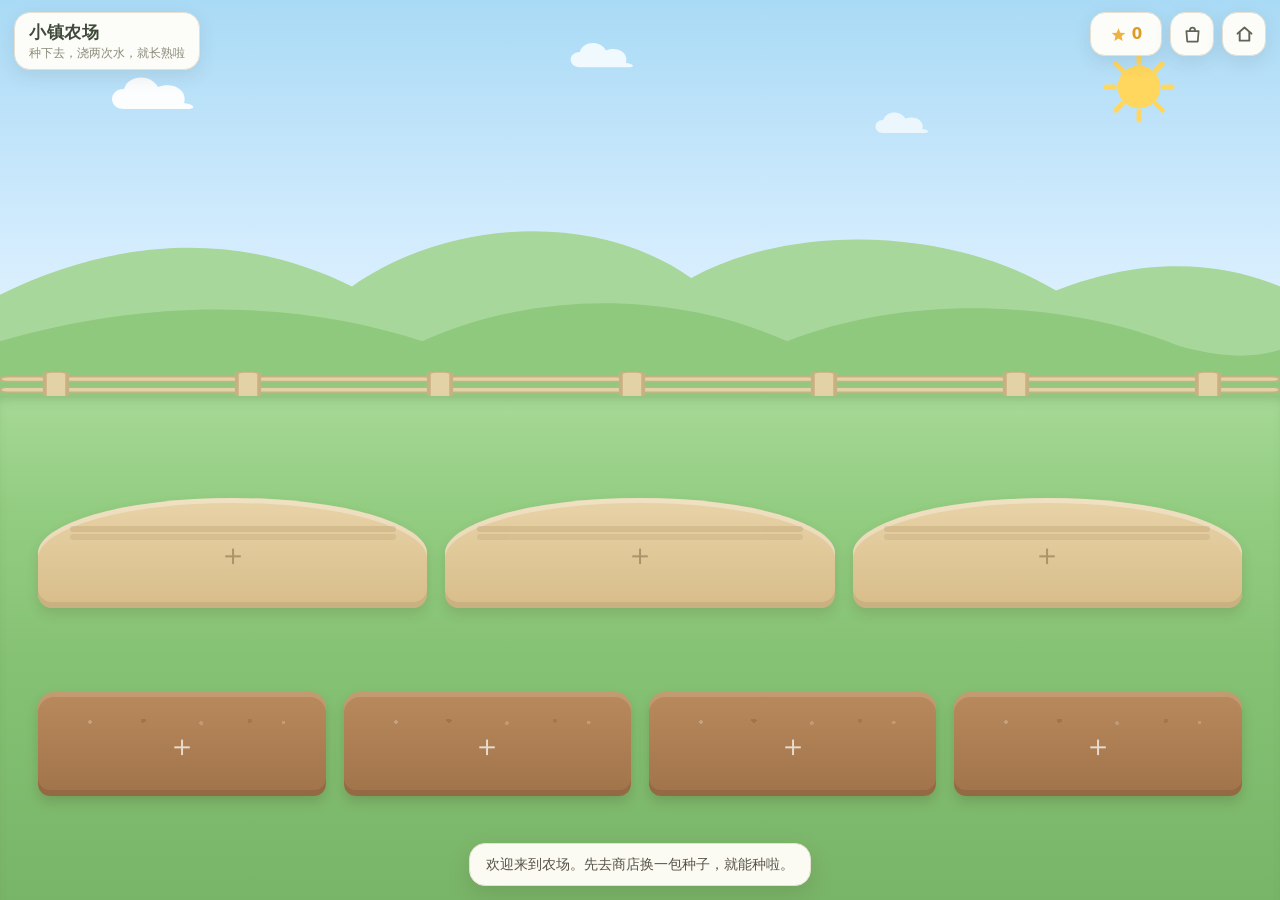
<file: farm.html>
<!DOCTYPE html>
<html lang="zh-CN">
<head>
<meta charset="UTF-8">
<meta name="viewport" content="width=device-width,initial-scale=1.0,viewport-fit=cover">
<title>小镇农场 · 澄澄的小镇</title>
<link rel="icon" href="data:,">
<link rel="stylesheet" href="room.css">
<style>
  *{box-sizing:border-box}
  html,body{height:100%;margin:0;overflow:hidden;
    font-family:"PingFang SC","Hiragino Sans GB","Microsoft YaHei",system-ui,sans-serif;
    -webkit-text-size-adjust:100%;text-size-adjust:100%;
    -webkit-tap-highlight-color:transparent}
  @supports (-webkit-touch-callout:none){ html,body{min-height:-webkit-fill-available} }
  button{font:inherit;touch-action:manipulation}

  /* ---------- 户外场景 ---------- */
  #scene{position:fixed;top:0;right:0;bottom:0;left:0;display:flex;flex-direction:column}
  .sky{
    position:relative;flex:0 0 44%;min-height:120px;
    background:linear-gradient(#a9daf5 0%, #cfeafd 55%, #eaf6ff 100%);
    overflow:hidden;
  }
  .grass{
    position:relative;flex:1;min-height:0;
    background:linear-gradient(#a6d996 0%, #93cd82 22%, #86c274 52%, #79b568 100%);
    box-shadow:inset 0 8px 14px -8px rgba(80,120,60,.45);
    display:flex;flex-direction:column;justify-content:center;
    gap:clamp(8px,2.2vh,20px);
    padding:clamp(10px,2.4vh,26px) clamp(12px,3vw,40px) clamp(54px,9vh,86px);
    overflow:hidden;
  }
  /* 地平线上的远山 */
  .hills{position:absolute;left:0;right:0;bottom:-4px;width:100%;height:64%;pointer-events:none;display:block}
  .sun{position:absolute;right:8%;top:12%;width:clamp(44px,7vw,78px);height:clamp(44px,7vw,78px)}
  .cloud{position:absolute;opacity:.95}
  .c1{left:8%;top:16%;width:clamp(64px,11vw,120px)}
  .c2{left:44%;top:8%;width:clamp(48px,8vw,92px)}
  .c3{right:26%;top:26%;width:clamp(40px,7vw,78px)}

  /* 篱笆 */
  .fence{position:absolute;left:0;right:0;bottom:-2px;width:100%;height:26px;pointer-events:none;opacity:.95;display:block}

  .row-title{
    position:relative;display:flex;align-items:center;gap:8px;
    font-size:clamp(12px,1.5vh,15px);font-weight:700;color:#3f6a34;
    text-shadow:0 1px 0 rgba(255,255,255,.6);
  }
  .row-title .dot{width:8px;height:8px;border-radius:50%;background:#fffdf8;box-shadow:0 0 0 2px rgba(63,106,52,.25)}

  /* ---------- 田与窝 ---------- */
  .field-row,.pen-row{position:relative;display:grid;gap:clamp(8px,1.6vw,18px)}
  .field-row{grid-template-columns:repeat(4,1fr)}
  .pen-row{grid-template-columns:repeat(3,1fr)}

  .plot{
    position:relative;border:none;cursor:pointer;padding:0;background:transparent;
    display:flex;align-items:flex-end;justify-content:center;
    height:clamp(96px,20vh,168px);
    transition:transform .14s ease;
  }
  .plot:active{transform:translateY(2px) scale(.985)}

  /* 土块本体 */
  .soil{
    position:absolute;left:0;right:0;bottom:0;height:62%;
    border-radius:16px 16px 12px 12px;
    background:linear-gradient(#a97a4e,#8d6039);
    box-shadow:inset 0 -6px 0 rgba(0,0,0,.09), inset 0 5px 0 rgba(255,255,255,.14), 0 6px 12px rgba(60,45,25,.18);
    overflow:hidden;
  }
  .soil:before{
    content:"";position:absolute;left:8%;right:8%;top:26%;height:6px;
    border-radius:4px;
    background:
      radial-gradient(circle at 12% 50%, rgba(255,255,255,.26) 0 2px, transparent 2px),
      radial-gradient(circle at 34% 20%, rgba(0,0,0,.12) 0 2.6px, transparent 2.6px),
      radial-gradient(circle at 58% 70%, rgba(255,255,255,.2) 0 2px, transparent 2px),
      radial-gradient(circle at 78% 30%, rgba(0,0,0,.1) 0 2.2px, transparent 2.2px),
      radial-gradient(circle at 92% 60%, rgba(255,255,255,.22) 0 1.8px, transparent 1.8px);
    opacity:.9;
  }
  .plot.empty .soil{background:linear-gradient(#b98a5c,#a1734a)}
  .plot.empty .soil:after{
    content:"＋";position:absolute;left:50%;top:52%;transform:translate(-50%,-50%);
    font-size:clamp(22px,3.4vh,30px);color:rgba(255,255,255,.72);font-weight:300;
  }
  .plot.ripe .soil{
    background:linear-gradient(#b9772f,#96601f);
    box-shadow:inset 0 -6px 0 rgba(0,0,0,.1), 0 0 0 3px rgba(255,214,120,.85), 0 6px 16px rgba(150,96,31,.35);
  }
  /* 窝 */
  .plot.pen .soil{
    height:66%;border-radius:50% 50% 14px 14px;
    background:linear-gradient(#e8d3a8,#d8bd8a);
    box-shadow:inset 0 -6px 0 rgba(0,0,0,.07), inset 0 5px 0 rgba(255,255,255,.3), 0 6px 12px rgba(90,70,40,.16);
  }
  .plot.pen .soil:before{background:rgba(160,130,85,.25);box-shadow:0 8px 0 rgba(160,130,85,.18)}
  .plot.pen.empty .soil:after{content:"＋";color:rgba(120,95,60,.5)}

  /* 作物 / 动物 */
  .crop{
    position:relative;z-index:2;display:flex;align-items:flex-end;justify-content:center;
    transform-origin:50% 100%;
    transition:transform .5s cubic-bezier(.34,1.56,.64,1);
    filter:drop-shadow(0 4px 5px rgba(50,40,20,.22));
    /* 底部压进土块 20 来像素，看起来才是从土里长出来的 */
    margin-bottom:clamp(6px,1.4vh,14px);
  }
  .crop.s1{transform:scale(.58)}
  .crop.s2{transform:scale(.82)}
  .crop.s3{transform:scale(1.02)}
  .plot.ripe .crop{animation:ripePulse 1.6s ease-in-out infinite}
  @keyframes ripePulse{0%,100%{transform:scale(1.02) translateY(0)}50%{transform:scale(1.06) translateY(-4px)}}

  /* 状态角标 */
  .badge{
    position:absolute;z-index:3;left:50%;top:-2px;transform:translate(-50%,0);
    display:flex;align-items:center;gap:3px;
    padding:2px 8px;border-radius:10px;font-size:11px;font-weight:700;
    background:rgba(255,253,248,.95);color:#7a6a4a;box-shadow:0 2px 6px rgba(60,45,25,.16);
    white-space:nowrap;
  }
  .badge.ready{background:#ffe9b8;color:#a06a12}
  .badge.drop{animation:badgeDrop .5s cubic-bezier(.34,1.56,.64,1)}
  @keyframes badgeDrop{0%{transform:translate(-50%,-14px);opacity:0}100%{transform:translate(-50%,0);opacity:1}}
  .sparkle{position:absolute;z-index:3;font-size:15px;pointer-events:none;animation:spk .8s ease-out forwards}
  @keyframes spk{0%{opacity:1;transform:translateY(0) scale(.6)}100%{opacity:0;transform:translateY(-26px) scale(1.15)}}

  /* ---------- 顶部 ---------- */
  .hud{
    position:fixed;left:0;right:0;top:0;z-index:30;padding:12px 14px;
    display:flex;align-items:flex-start;justify-content:space-between;gap:10px;pointer-events:none;
  }
  .hud>*{pointer-events:auto}
  .brand{
    background:rgba(255,253,248,.96);border:1px solid var(--line);border-radius:16px;
    padding:8px 14px;box-shadow:var(--shadow);
  }
  .brand h1{margin:0;font-size:17px;letter-spacing:.5px;color:#3f4a3a}
  .brand p{margin:2px 0 0;font-size:11.5px;color:#8a8b7a}
  .tools{display:flex;gap:8px}
  .tools button{
    width:44px;height:44px;border-radius:15px;border:1px solid var(--line);
    background:rgba(255,253,248,.96);display:flex;align-items:center;justify-content:center;
    cursor:pointer;box-shadow:var(--shadow);color:#5f6557;
  }
  .tools button:active{transform:scale(.95)}
  .tools .wallet{width:auto;min-width:72px;padding:0 12px;gap:5px}
  .tools .wallet b{font-size:15px;color:#e09a24}

  /* ---------- 底部提示 ---------- */
  .tips{
    position:fixed;left:50%;bottom:calc(14px + env(safe-area-inset-bottom,0px));transform:translateX(-50%);
    z-index:26;max-width:min(660px,92vw);
    background:rgba(255,253,248,.97);border:1px solid var(--line);border-radius:16px;
    padding:10px 16px;box-shadow:0 8px 22px rgba(60,50,30,.14);
    font-size:13.5px;line-height:1.55;color:#5a5347;text-align:center;
  }
  .tips b{color:#3f7a55}

  /* ---------- 面板 ---------- */
  .mask{position:fixed;top:0;right:0;bottom:0;left:0;z-index:40;background:rgba(45,52,45,.42);
    -webkit-backdrop-filter:blur(3px);backdrop-filter:blur(3px);
    display:flex;align-items:center;justify-content:center;padding:18px;
    opacity:0;pointer-events:none;transition:opacity .22s}
  .mask.show{opacity:1;pointer-events:auto}
  .sheet{
    position:relative;width:100%;max-width:460px;max-height:88vh;overflow:auto;
    background:var(--paper);border-radius:22px;padding:20px 18px 18px;
    box-shadow:0 18px 50px rgba(40,35,25,.3);
    transform:translateY(10px) scale(.98);transition:transform .22s;
  }
  .mask.show .sheet{transform:none}
  .sheet h2{margin:0 0 4px;font-size:18px;color:#3f4a3a}
  .sheet .sub{margin:0 0 12px;font-size:12.5px;color:#8a8b7a;line-height:1.6}
  .sheet .close{
    position:absolute;right:10px;top:8px;width:34px;height:34px;border-radius:50%;
    border:none;background:transparent;font-size:19px;color:#a9a294;cursor:pointer;
  }

  .pick-grid{display:grid;grid-template-columns:repeat(3,1fr);gap:9px}
  @media (max-width:420px){ .pick-grid{grid-template-columns:repeat(2,1fr)} }
  .pick{
    border:1px solid var(--line);background:#fffdf8;border-radius:15px;padding:9px 6px 7px;
    display:flex;flex-direction:column;align-items:center;gap:3px;cursor:pointer;
    transition:transform .12s,background .15s,border-color .15s;
  }
  .pick:active{transform:scale(.97)}
  .pick b{font-size:12.5px;color:#4a4438}
  .pick span{font-size:11px;color:#9aa1bb}
  .pick .pv{display:flex;align-items:center;justify-content:center;height:52px}
  .pick .price{font-size:11px;color:#5aa86e;font-weight:700}

  .row{display:flex;gap:10px;justify-content:center;flex-wrap:wrap;margin-top:14px}
  .btn{
    border:1px solid var(--line);background:#fffdf8;border-radius:14px;padding:10px 18px;
    font-size:14px;color:#5a5347;cursor:pointer;box-shadow:0 2px 8px rgba(60,50,30,.08);
    transition:transform .12s;
  }
  .btn:active{transform:scale(.97)}
  .btn.primary{background:#5fa87a;border-color:#4f9668;color:#fff;font-weight:700}
  .btn.warm{background:#f2b23f;border-color:#dfa02f;color:#fff;font-weight:700}
  .btn.ghost{background:#fff}

  .big-ico{display:flex;justify-content:center;margin:6px 0 10px}
  .who-grid{display:grid;grid-template-columns:repeat(2,1fr);gap:9px}
  .who{
    display:flex;align-items:center;gap:8px;border:1px solid var(--line);background:#fffdf8;
    border-radius:14px;padding:8px 10px;cursor:pointer;text-align:left;
  }
  .who:active{transform:scale(.98)}
  .who b{font-size:13px;color:#4a4438}
  .who small{display:block;font-size:10.5px;color:#9aa1bb}

  .fly{
    position:fixed;z-index:60;pointer-events:none;font-size:15px;font-weight:800;color:#e8a020;
    text-shadow:0 1px 0 #fff;animation:flyUp 1.1s ease-out forwards;
  }
  @keyframes flyUp{0%{opacity:0;transform:translate(-50%,0) scale(.7)}
    22%{opacity:1;transform:translate(-50%,-14px) scale(1.1)}
    100%{opacity:0;transform:translate(-50%,-70px) scale(1)}}

  /* ---------- 手机竖屏：田地 2×2 ---------- */
  @media (max-width:560px){
    /* 手机上天空别占太多，把地方留给田 */
    .sky{flex:0 0 28%}
    .field-row{grid-template-columns:repeat(2,1fr)}
    .grass{padding-bottom:clamp(86px,13vh,112px);gap:clamp(6px,1.7vh,14px)}
    .plot{height:clamp(92px,16vh,132px)}
    .brand h1{font-size:15.5px}
    .brand p{font-size:10.5px}
    .tools button{width:40px;height:40px;border-radius:13px}
    .tips{font-size:12.5px;padding:8px 12px}
  }
  /* ---------- 平板 ---------- */
  @media (min-width:641px) and (max-width:1200px){
    .brand h1{font-size:20px}
    .brand p{font-size:12.5px}
    .tools button{width:46px;height:46px}
    .tips{font-size:14.5px;padding:11px 18px}
    .plot{height:clamp(110px,19vh,170px)}
  }
</style>
</head>
<body>

<div id="scene">
  <div class="sky">
    <svg class="sun" viewBox="0 0 80 80" aria-hidden="true">
      <circle cx="40" cy="40" r="22" fill="#ffd75e"/>
      <g stroke="#ffd75e" stroke-width="5" stroke-linecap="round">
        <path d="M40 6 L40 15"/><path d="M40 65 L40 74"/><path d="M6 40 L15 40"/><path d="M65 40 L74 40"/>
        <path d="M16 16 L23 23"/><path d="M57 57 L64 64"/><path d="M64 16 L57 23"/><path d="M23 57 L16 64"/>
      </g>
    </svg>
    <svg class="cloud c1" viewBox="0 0 120 54" aria-hidden="true"><path d="M22 46 C6 46 6 26 22 26 C26 12 48 10 56 24 C72 18 86 28 82 40 C94 42 94 46 84 46 Z" fill="#fff"/></svg>
    <svg class="cloud c2" viewBox="0 0 120 54" aria-hidden="true"><path d="M22 46 C6 46 6 26 22 26 C26 12 48 10 56 24 C72 18 86 28 82 40 C94 42 94 46 84 46 Z" fill="#fff" opacity=".85"/></svg>
    <svg class="cloud c3" viewBox="0 0 120 54" aria-hidden="true"><path d="M22 46 C6 46 6 26 22 26 C26 12 48 10 56 24 C72 18 86 28 82 40 C94 42 94 46 84 46 Z" fill="#fff" opacity=".75"/></svg>
    <svg class="hills" viewBox="0 0 400 120" preserveAspectRatio="none" aria-hidden="true">
      <path d="M0 120 L0 70 C40 40 78 42 110 66 C140 34 186 30 216 62 C250 34 300 40 330 68 C360 50 384 56 400 66 L400 120 Z" fill="#a7d79a"/>
      <path d="M0 120 L0 92 C50 70 96 74 132 92 C170 66 214 70 246 92 C286 68 336 74 368 94 C382 100 392 100 400 96 L400 120 Z" fill="#8fc97e"/>
    </svg>
    <svg class="fence" viewBox="0 0 400 22" preserveAspectRatio="none" aria-hidden="true">
      <g fill="#e8d3a8" stroke="#cbb083" stroke-width="1.2">
        <rect x="0" y="4" width="400" height="4" rx="2"/>
        <rect x="0" y="13" width="400" height="4" rx="2"/>
        <rect x="14" y="0" width="7" height="22" rx="2"/>
        <rect x="74" y="0" width="7" height="22" rx="2"/>
        <rect x="134" y="0" width="7" height="22" rx="2"/>
        <rect x="194" y="0" width="7" height="22" rx="2"/>
        <rect x="254" y="0" width="7" height="22" rx="2"/>
        <rect x="314" y="0" width="7" height="22" rx="2"/>
        <rect x="374" y="0" width="7" height="22" rx="2"/>
      </g>
    </svg>
  </div>

  <div class="grass">
    <div class="pen-row" id="penRow"></div>
    <div class="field-row" id="fieldRow"></div>
  </div>
</div>

<div class="hud">
  <div class="brand">
    <h1>小镇农场</h1>
    <p>种下去，浇两次水，就长熟啦</p>
  </div>
  <div class="tools">
    <button class="wallet" id="btnWallet" title="我的星星" aria-label="我的星星">
      <svg width="17" height="17" viewBox="0 0 24 24" aria-hidden="true"><path d="M12 3 L14.6 9.4 L21.5 10 L16.3 14.5 L17.9 21.2 L12 17.6 L6.1 21.2 L7.7 14.5 L2.5 10 L9.4 9.4 Z" fill="#f0b23f"/></svg>
      <b id="starNum">0</b>
    </button>
    <button id="btnBag" title="我的背包" aria-label="我的背包">
      <svg width="21" height="21" viewBox="0 0 24 24" fill="none" stroke="currentColor" stroke-width="2" stroke-linecap="round" stroke-linejoin="round">
        <path d="M5 8 L19 8 L18 20 L6 20 Z"/><path d="M9 8 C9 3 15 3 15 8"/>
      </svg>
    </button>
    <button id="btnBack" title="回小镇" aria-label="回小镇">
      <svg width="21" height="21" viewBox="0 0 24 24" fill="none" stroke="currentColor" stroke-width="2.2" stroke-linecap="round" stroke-linejoin="round">
        <path d="M4 11 L12 4 L20 11"/><path d="M6.5 10 L6.5 19 L17.5 19 L17.5 10"/>
      </svg>
    </button>
  </div>
</div>

<div class="tips" id="tips">点一块空地，把买来的种子种下去。</div>

<div class="mask" id="mask"><div class="sheet" id="sheet"></div></div>

<script src="ui.js"></script>
<script src="room.js"></script>
<script>
(function(){
  var Room = window.Room;
  var S = Room.load();

  /* ---------------- 商品表：直接取公共层那份 ----------------
     以前农场自己抄了一份，只有种子和幼崽；价格一改就得跟着改三处。
     现在种什么、卖多少钱、送人回多少礼，全站只有一处在算。 */
  var ITEMS = CC.itemsOf("seed").concat(CC.itemsOf("pet"));
  var byId = CC.itemById;
  function sellPrice(it){ return CC.sellPrice(it); }
  function giftPrice(it){ return CC.giftPrice(it); }
  function itemArt(it, size){ return Room.art(CC.itemGrow(it), size); }

  /* ---------------- 存档 ---------------- */
  S.farm = S.farm || { plots: [] };
  if (!S.farm.plots || S.farm.plots.length !== 7) S.farm.plots = [null,null,null,null,null,null,null];
  S.pets = S.pets || [];
  S.bag = S.bag || {};
  var PLOTS = S.farm.plots;

  var FIELD_N = 4;                    /* 前 4 格是田，后 3 格是窝 */
  function isPen(i){ return i >= FIELD_N; }

  /* ---------------- 声音与说话 ---------------- */
  var Sound = Room.Sound, Voice = Room.Voice;
  var sayTimer = null;
  function say(text, opts){
    var el = document.getElementById("tips");
    if (el){ el.textContent = text; el.classList.remove("pop"); void el.offsetWidth; }
    Voice.say(text, opts || { who:"teacher", rate:0.94 });
    clearTimeout(sayTimer);
  }

  function paintStars(){
    var n = document.getElementById("starNum");
    if (n) n.textContent = S.stars || 0;
  }

  /* ---------------- 画田和窝 ---------------- */
  var fieldRow = document.getElementById("fieldRow");
  var penRow = document.getElementById("penRow");

  function plotHTML(i){
    var p = PLOTS[i];
    var pen = isPen(i);
    var cls = "plot" + (pen ? " pen" : "");
    var inner = '<div class="soil"></div>';
    var badge = "";
    if (p){
      var it = byId(p.id);
      var artK = it ? (it.grow || it.id) : "sprout";
      var step = p.step || 1;
      var showArt, size;
      if (pen){
        /* 幼崽：越长越大 */
        showArt = artK;
        size = step === 1 ? 66 : (step === 2 ? 86 : 110);
      } else {
        /* 作物：第 1 步是小芽，第 2 步是长高的苗，第 3 步才是果实 */
        showArt = step === 3 ? artK : "sprout";
        size = step === 1 ? 58 : (step === 2 ? 84 : 110);
      }
      inner += '<div class="crop s' + step + '" data-art="1">' + Room.art(showArt, size) + '</div>';
      if (step >= 3){
        cls += " ripe";
        badge = '<div class="badge ready">' + (pen ? "长大了" : "熟啦") + '</div>';
      } else {
        badge = '<div class="badge">' + (pen ? "第 " + step + " 步 · 还要喂" : "第 " + step + " 步 · 还要浇水") + '</div>';
      }
    } else {
      cls += " empty";
    }
    return '<button class="' + cls + '" type="button" data-i="' + i + '">' + inner + badge + '</button>';
  }

  function render(){
    var fh = "", ph = "";
    for (var i = 0; i < FIELD_N; i++) fh += plotHTML(i);
    for (var j = FIELD_N; j < 7; j++) ph += plotHTML(j);
    /* 只有内容变化才重建，避免每帧闪烁 */
    if (fieldRow.dataset.sig !== fh){ fieldRow.innerHTML = fh; fieldRow.dataset.sig = fh; }
    if (penRow.dataset.sig !== ph){ penRow.innerHTML = ph; penRow.dataset.sig = ph; }
    paintStars();
  }

  /* 点击整行（事件委托，省得每次重建都要重绑） */
  function onPlotClick(e){
    var b = e.target.closest ? e.target.closest(".plot") : null;
    if (!b) return;
    var i = Number(b.dataset.i);
    tapPlot(i, b);
  }
  fieldRow.addEventListener("click", onPlotClick);
  penRow.addEventListener("click", onPlotClick);

  /* ---------------- 面板 ---------------- */
  var mask = document.getElementById("mask");
  var sheet = document.getElementById("sheet");
  function openSheet(html){
    sheet.innerHTML = '<button class="close" id="shClose">✕</button>' + html;
    mask.classList.add("show");
    var x = document.getElementById("shClose");
    if (x) x.onclick = closeSheet;
    mask.onclick = function(ev){ if (ev.target === mask) closeSheet(); };
  }
  function closeSheet(){ mask.classList.remove("show"); }

  /* 背包里还有几个种子／幼崽 */
  function bagCount(cat){
    var n = 0;
    Object.keys(S.bag).forEach(function(id){
      var it = byId(id);
      if (it && it.cat === cat) n += S.bag[id];
    });
    return n;
  }

  /* ---------------- 格子点击 ---------------- */
  function tapPlot(i, el){
    var p = PLOTS[i];
    var pen = isPen(i);
    if (!p){ openPick(i); return; }
    if (p.step < 3){ care(i, el); return; }
    openHarvest(i);
  }

  /* 第 1 步：选种子 / 选幼崽 */
  function openPick(i){
    var pen = isPen(i);
    var cat = pen ? "pet" : "seed";
    var list = ITEMS.filter(function(x){ return x.cat === cat && (S.bag[x.id] || 0) > 0; });
    var title = pen ? "把小动物放进窝里" : "把种子种到地里";
    var sub = pen ? "窝里的幼崽喂两次就长大了。" : "种下去以后浇两次水，就长熟了。";

    if (!list.length){
      openSheet(
        '<h2>' + title + '</h2>' +
        '<p class="sub">' + (pen
          ? "背包里还没有幼崽。到商店的「幼崽」里挑一只吧。"
          : "背包里还没有种子。到商店的「农作物」里挑一包吧。") + '</p>' +
        '<div class="big-ico">' + Room.art(pen ? "chick" : "seedbag", 82) + '</div>' +
        '<div class="row">' +
          '<button class="btn warm" data-shop="' + (pen ? 'pet' : 'seed') + '">去商店看看</button>' +
          '<button class="btn" id="pkCancel">等会儿</button>' +
        '</div>'
      );
      document.getElementById("pkCancel").onclick = closeSheet;
      /* 走公共跳转：商店那边认得出「我是被叫来买东西的」，直接开货架 */
      var _sb = sheet.querySelector("[data-shop]");
      if (_sb) _sb.onclick = function(){ CC.goShop(_sb.getAttribute("data-shop"), "farm"); };
      Voice.say(pen ? "背包里还没有幼崽，先去商店挑一只吧。" : "背包里还没有种子，先去商店挑一包吧。");
      return;
    }

    var html = '<h2>' + title + '</h2><p class="sub">' + sub + '</p><div class="pick-grid">';
    list.forEach(function(it){
      html += '<button class="pick" data-id="' + it.id + '">' +
                '<div class="pv">' + itemArt(it, 52) + '</div>' +
                '<b>' + it.name + '</b>' +
                '<span>还有 ' + S.bag[it.id] + ' 个</span>' +
                '<div class="price">' + (pen ? "送人 " + giftPrice(it) + " 星" : "卖出 " + sellPrice(it) + " 星") + '</div>' +
              '</button>';
    });
    html += '</div><div class="row"><button class="btn" id="pkCancel">再想想</button></div>';
    openSheet(html);

    sheet.querySelectorAll(".pick").forEach(function(b){
      b.onclick = function(){ plant(i, b.dataset.id); };
    });
    document.getElementById("pkCancel").onclick = closeSheet;
    Voice.say(pen ? "挑一只放到窝里吧。" : "挑一包种子种下去吧。");
  }

  /* 种下去 / 放进去 */
  function plant(i, itemId){
    var it = byId(itemId);
    if (!it || !(S.bag[itemId] > 0)) return;
    S.bag[itemId] -= 1;
    if (S.bag[itemId] <= 0) delete S.bag[itemId];
    PLOTS[i] = { kind: it.cat, id: itemId, step: 1, t: Date.now() };
    Room.save(); closeSheet(); render();
    Sound.blip("ok");
    var pen = isPen(i);
    say(pen ? (it.short + "住进小窝啦。喂两次，它就长大了。")
            : (it.short + "种下去啦。浇两次水，它就长熟了。"));
    setTimeout(function(){ sparkleAt(i); }, 120);
  }

  /* 第 2、3 步：浇水 / 喂食 */
  function care(i, el){
    var p = PLOTS[i];
    var pen = isPen(i);
    var it = byId(p.id);
    p.step += 1;
    PLOTS[i] = p;
    Room.save();
    render();
    Sound.blip("good");
    sparkleAt(i);

    if (p.step === 2){
      say(pen ? (it.short + "长大了一点点，再喂一次就长成啦。")
              : (it.short + "冒出了小叶子，再浇一次水就熟了。"));
    } else {
      say(pen ? (it.short + "长成大" + it.short + "啦！点它看看能做什么。")
              : (it.short + "熟啦！点它看看能卖多少星星。"));
      setTimeout(function(){ Sound.blip("good"); }, 200);
    }
  }

  function sparkleAt(i){
    var row = isPen(i) ? penRow : fieldRow;
    var idx = isPen(i) ? (i - FIELD_N) : i;
    var el = row.children[idx];
    if (!el) return;
    var r = el.getBoundingClientRect();
    for (var k = 0; k < 5; k++){
      var s = document.createElement("div");
      s.className = "sparkle";
      s.textContent = "✦";
      s.style.left = (r.left + r.width * (0.25 + Math.random() * 0.5)) + "px";
      s.style.top = (r.top + r.height * (0.2 + Math.random() * 0.3)) + "px";
      s.style.color = ["#ffd75e", "#fff3c4", "#a9e0a0"][k % 3];
      document.body.appendChild(s);
      (function(n){ setTimeout(function(){ if (n.parentNode) n.parentNode.removeChild(n); }, 900); })(s);
    }
  }

  /* 成熟：卖 / 带回家 / 送人 */
  function openHarvest(i){
    var p = PLOTS[i];
    var it = byId(p.id);
    var pen = isPen(i);
    if (!it) return;

    if (!pen){
      var price = sellPrice(it);
      openSheet(
        '<h2>' + it.short + '熟啦</h2>' +
        '<p class="sub">一' + (it.id === "seed_corn" ? "根" : (it.id === "seed_rose" ? "朵" : "个")) + it.short + '，' +
          '装进筐里拿去卖，能换 <b>' + price + '</b> 颗星星。</p>' +
        '<div class="big-ico">' + itemArt(it, 96) + '</div>' +
        '<div class="row">' +
          '<button class="btn warm" id="hvSell">卖 ' + price + ' 颗星星</button>' +
          '<button class="btn ghost" id="hvKeep">先留着</button>' +
        '</div>'
      );
      document.getElementById("hvSell").onclick = function(){ sell(i); };
      document.getElementById("hvKeep").onclick = closeSheet;
      Voice.say(it.short + "熟了，可以卖 " + price + " 颗星星。");
      return;
    }

    /* 幼崽长大了 */
    var gp = giftPrice(it);
    openSheet(
      '<h2>' + it.short + '长大了</h2>' +
      '<p class="sub">它已经能自己走路啦。你可以带它回小镇当宠物，' +
        '也可以送给小镇上的朋友——<b>愿意分享</b>的话，能收到 <b>' + gp + '</b> 颗星星。</p>' +
      '<div class="big-ico">' + Room.art(it.grow, 104) + '</div>' +
      '<div class="row">' +
        '<button class="btn primary" id="hvTake">带回家当宠物</button>' +
        '<button class="btn warm" id="hvGive">送给朋友 · ' + gp + ' 星</button>' +
      '</div>' +
      '<div class="row"><button class="btn ghost" id="hvKeep2">先待在窝里</button></div>'
    );
    document.getElementById("hvTake").onclick = function(){ takeHome(i); };
    document.getElementById("hvGive").onclick = function(){ openWho(i); };
    document.getElementById("hvKeep2").onclick = closeSheet;
    Voice.say(it.short + "长大了，可以带回家当宠物，也可以送给朋友。");
  }

  /* 卖出农作物 */
  function sell(i){
    var p = PLOTS[i];
    if (!p) return;
    var it = byId(p.id);
    if (!it) return;
    if (p.kind !== "seed" || p.step < 3){
      say("还没长熟呢，先浇水，等它长大了再卖。");
      return;
    }
    var price = sellPrice(it);
    S.stars = (S.stars || 0) + price;
    PLOTS[i] = null;
    Room.save(); render(); closeSheet();
    Sound.blip("good");
    floatNum("+" + price + " ★", i);
    say("卖了 " + price + " 颗星星！再去种一包，长得更快啦。");
    setTimeout(function(){
      guideShareIfIdle();
    }, 2200);
  }

  /* 带回家：进宠物列表，回小镇就跟着你 */
  function takeHome(i){
    var p = PLOTS[i];
    if (!p) return;
    var it = byId(p.id);
    if (!it) return;
    if (p.kind !== "pet"){
      say(it.short + "是庄稼，不能当宠物带出去。等它长熟了，可以卖星星。");
      return;
    }
    if (p.step < 3){
      say(it.short + "还没长大，先喂一喂，长大才能带出农场。");
      return;
    }
    S.pets = S.pets || [];
    if (S.pets.length >= 3){
      say("身边已经跟着 3 个小伙伴啦，先送出去一个再带新的吧。");
      return;
    }
    S.pets.push({ id: it.id, name: it.short, at: Date.now() });
    PLOTS[i] = null;
    Room.save(); render(); closeSheet();
    Sound.blip("good");
    say(it.short + "以后就跟着你啦。回小镇以后，它会一直陪你走。");
    setTimeout(function(){
      say("回到小镇，它会跟在你后面走。想送给谁，走近了跟它一起过去就行。");
    }, 2600);
  }

  /* 送给谁：小镇上所有人物都能收 */
  function openWho(i){
    var p = PLOTS[i];
    var it = byId(p.id);
    if (!it) return;
    var folks = folkList();
    var html = '<h2>送给谁呢</h2><p class="sub">小镇上的每个人都可以收下它。' +
      '送出去以后，它就是那个人的小伙伴了。</p><div class="who-grid">';
    folks.forEach(function(f, k){
      html += '<button class="who" data-k="' + k + '">' +
                '<span class="wa">' + Room.art(f.art, 42) + '</span>' +
                '<span><b>' + f.name + '</b><small>' + f.line + '</small></span>' +
              '</button>';
    });
    html += '</div><div class="row"><button class="btn" id="whoCancel">再想想</button></div>';
    openSheet(html);
    sheet.querySelectorAll(".who").forEach(function(b){
      b.onclick = function(){ giveTo(i, folks[Number(b.dataset.k)]); };
    });
    document.getElementById("whoCancel").onclick = closeSheet;
    Voice.say("想把" + it.short + "送给谁呢？");
  }

  /* 小镇上的人：三位固定居民 + 自己做的小朋友 */
  function folkList(){
    var base = [
      { name:"豆豆", art:"kid1",  line:"爱跑爱跳的小男孩" },
      { name:"朵朵", art:"girl",  line:"喜欢数格子的小女孩" },
      { name:"阿福", art:"kid2",  line:"会摇尾巴的小狗" }
    ];
    var mine = (S.myfolk || []).filter(function(u){ return !u.gone; }).map(function(u){
      return { name: u.name, art: "kid1", line: "你自己做的小朋友" };
    });
    return base.concat(mine).slice(0, 6);
  }

  function giveTo(i, folk){
    var p = PLOTS[i];
    if (!p) return;
    var it = byId(p.id);
    if (!it) return;
    if (p.kind !== "pet" || p.step < 3) return;
    var gp = giftPrice(it);
    S.stars = (S.stars || 0) + gp;
    /* 记一笔：送给谁了，回小镇能看到它跟着那个人 */
    S.folkPets = S.folkPets || {};
    S.folkPets[folk.name] = it.id;
    PLOTS[i] = null;
    Room.save(); render(); closeSheet();
    Sound.blip("good");
    floatNum("+" + gp + " ★", i);
    say("你把" + it.short + "送给了" + folk.name + "，" + folk.name + "开心得直点头，还回送你一份小礼物。");
    Voice.say("你把" + it.short + "送给了" + folk.name + "。愿意分享，真好。");
  }

  function guideShareIfIdle(){
    if (Math.random() < 0.5) return;
    say("窝里的小动物养大了，可以送给小镇上的朋友，也可以带回家当宠物。");
  }

  function floatNum(txt, i){
    var row = isPen(i) ? penRow : fieldRow;
    var idx = isPen(i) ? (i - FIELD_N) : i;
    var el = row.children[idx];
    if (!el) return;
    var r = el.getBoundingClientRect();
    var d = document.createElement("div");
    d.className = "fly";
    d.textContent = txt;
    d.style.left = (r.left + r.width / 2) + "px";
    d.style.top = (r.top + r.height * 0.3) + "px";
    document.body.appendChild(d);
    setTimeout(function(){ if (d.parentNode) d.parentNode.removeChild(d); }, 1200);
  }

  /* ---------------- 顶部按钮 ---------------- */
  /* 回小镇带上 back=1：首页靠它分清「从农场回来」和「从农场去买东西」 */
  document.getElementById("btnBack").onclick = function(){ location.href = "index.html?back=1"; };
  document.getElementById("btnWallet").onclick = function(){
    say("你现在有 " + (S.stars || 0) + " 颗星星。种得越多，卖得越多。");
  };
  document.getElementById("btnBag").onclick = function(){
    var ids = Object.keys(S.bag || {}).filter(function(id){ return S.bag[id] > 0; });
    var html = '<h2>我的背包</h2><p class="sub">' + (ids.length ? "种子和幼崽都可以直接放到田里、窝里。" : "背包空空的，去商店换点种子吧。") + '</p>';
    if (ids.length){
      html += '<div class="pick-grid">';
      ids.forEach(function(id){
        var it = byId(id);
        if (!it) return;
        html += '<div class="pick" style="cursor:default">' +
                  '<div class="pv">' + itemArt(it, 46) + '</div>' +
                  '<b>' + it.name + '</b><span>× ' + S.bag[id] + '</span></div>';
      });
      html += '</div>';
    }
    html += '<div class="row"><button class="btn primary" id="bagClose">收起来</button></div>';
    openSheet(html);
    document.getElementById("bagClose").onclick = closeSheet;
  };

  /* ---------------- 开场 ---------------- */
  render();
  var greeting = bagCount("seed") || bagCount("pet")
    ? "欢迎来到农场。点一块空地，把背包里的种子种下去吧。"
    : "欢迎来到农场。先去商店换一包种子，就能种啦。";
  var el0 = document.getElementById("tips");
  if (el0) el0.textContent = greeting;
  setTimeout(function(){ Voice.say(greeting, { who:"farmer", rate:0.94 }); }, 420);

  /* 回小镇后如果还有熟的东西没处理，提醒一句 */
  setTimeout(function(){
    var ripe = 0, grown = 0;
    PLOTS.forEach(function(p, i){
      if (p && p.step >= 3){ if (isPen(i)) grown++; else ripe++; }
    });
    if (ripe || grown){
      say((ripe ? ("有 " + ripe + " 样作物熟了，点它就能卖。") : "") +
          (grown ? ("有 " + grown + " 只小动物长大了，点它看看吧。") : ""));
    }
  }, 2600);

  /* 页面暴露给测试用 */
  window.FARM = { S:S, PLOTS:PLOTS, plant:plant, care:care, sell:sell, takeHome:takeHome,
                  giveTo:giveTo, folkList:folkList, render:render, byId:byId, sellPrice:sellPrice, giftPrice:giftPrice };
})();
</script>
</body>
</html>
</file>
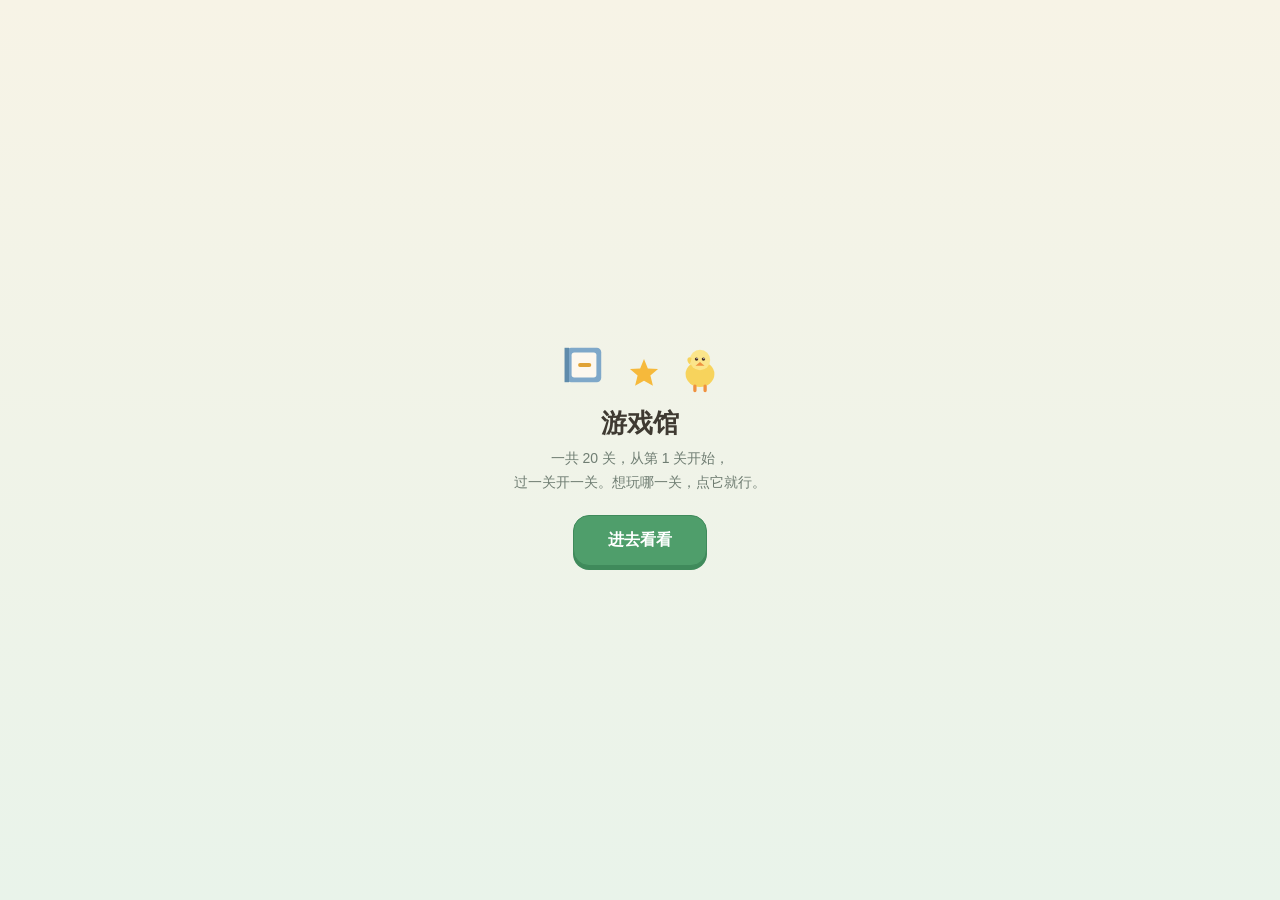
<file: games.html>
<!DOCTYPE html>
<html lang="zh-CN">
<head>
<meta charset="UTF-8">
<meta name="viewport" content="width=device-width,initial-scale=1.0,viewport-fit=cover">
<title>游戏馆 · 澄澄的小镇</title>
<link rel="icon" href="data:,">
<style>
:root{
  --bg:#dff0e4; --card:#fffdf8; --ink:#3f3a32; --muted:#7c8b80;
  --line:#e7e0d2; --accent:#4f9e6b; --accent-soft:#e6f4e8;
  --gold:#f0a832; --red:#e8737d; --blue:#6aa6d8; --wall:#f6e7d2;
  --shadow:0 6px 18px rgba(63,58,50,.10);
}
*{box-sizing:border-box;-webkit-tap-highlight-color:transparent}
button{font-family:inherit;touch-action:manipulation}
html,body{height:100%;margin:0}
body{
  font-family:-apple-system,BlinkMacSystemFont,"PingFang SC","Hiragino Sans GB","Microsoft YaHei",sans-serif;
  background:var(--bg);color:var(--ink);overflow:hidden;-webkit-font-smoothing:antialiased;
}

/* ---------- 顶栏 ---------- */
.hud{
  position:fixed;left:0;right:0;top:0;z-index:30;pointer-events:none;
  display:flex;align-items:flex-start;justify-content:space-between;
  padding:calc(10px + env(safe-area-inset-top)) 14px 0;
}
.brand{background:rgba(255,253,248,.94);border:1px solid var(--line);border-radius:16px;padding:8px 14px;box-shadow:var(--shadow);pointer-events:auto}
.brand h1{margin:0;font-size:16px;letter-spacing:.5px}
.brand p{margin:2px 0 0;font-size:11px;color:var(--muted)}
.tools{display:flex;gap:8px;pointer-events:auto}
.tools button{
  height:38px;min-width:38px;padding:0 10px;border-radius:13px;border:1px solid var(--line);
  background:rgba(255,253,248,.94);color:#5b5548;font-size:13px;font-weight:700;
  display:flex;align-items:center;justify-content:center;gap:5px;box-shadow:var(--shadow);cursor:pointer;
}
.tools button:active{transform:scale(.96)}
.tools .star-n{color:#b8791c}

/* ---------- 地图 ---------- */
.mapwrap{position:fixed;top:0;right:0;bottom:0;left:0;overflow-y:auto;overflow-x:hidden;-webkit-overflow-scrolling:touch}
.map{
  position:relative;width:100%;max-width:600px;margin:0 auto;
  background:
    /* 草地小点：两层错位的淡绿点阵 */
    radial-gradient(circle, rgba(110,160,100,.14) 0 2.5px, transparent 3.5px) 0 0/76px 58px repeat,
    radial-gradient(circle, rgba(110,160,100,.11) 0 2px, transparent 3px) 38px 29px/76px 58px repeat,
    linear-gradient(180deg,#e7f6ea 0%,#dcefe1 45%,#d2e9d9 100%);
  box-shadow:0 0 0 1px rgba(255,255,255,.5) inset;
}
/* ---------- 游戏馆氛围装饰：彩旗、气球、积木、风筝、云 ---------- */
.deco{position:absolute;inset:0;pointer-events:none}
.deco .d{position:absolute;transform:translate(-50%,-50%)}
.deco .d svg{display:block}
.deco .d.float svg{animation:floaty 3.2s ease-in-out infinite alternate}
@keyframes floaty{from{transform:translateY(0)}to{transform:translateY(-7px)}}
.deco .buntbox{position:absolute;top:4px;height:46px;overflow:visible}
.deco .bunt{display:block;transform-origin:top center;animation:sway 4.5s ease-in-out infinite alternate}
@keyframes sway{from{transform:rotate(-1deg)}to{transform:rotate(1deg)}}
@media (max-width:560px){ .deco .d{transform:translate(-50%,-50%) scale(.62)} }
.map svg.path{position:absolute;left:0;top:0;width:100%;height:100%;pointer-events:none}

.node{
  position:absolute;width:74px;height:74px;margin-left:-37px;margin-top:-37px;
  border-radius:50%;border:none;padding:0;cursor:pointer;
  display:flex;align-items:center;justify-content:center;
  background:linear-gradient(180deg,#fffdf8,#f3ecdd);
  box-shadow:0 5px 0 #d8cdb6, 0 8px 16px rgba(63,58,50,.16);
  transition:transform .14s, box-shadow .14s;
  font-size:24px;font-weight:800;color:#8b8272;
}
.node:active{transform:translateY(2px)}
.node .num{position:absolute;font-size:22px;font-weight:800;line-height:1}
.node .cap{
  position:absolute;left:50%;top:calc(100% + 6px);transform:translateX(-50%);
  white-space:nowrap;font-size:11.5px;font-weight:700;color:#6d7d72;
  background:rgba(255,253,248,.9);border-radius:9px;padding:2px 8px;box-shadow:0 2px 6px rgba(63,58,50,.10);
}
.node .badge{
  position:absolute;right:-4px;top:-4px;width:26px;height:26px;border-radius:50%;
  background:var(--gold);color:#fff;font-size:13px;font-weight:800;
  display:flex;align-items:center;justify-content:center;box-shadow:0 2px 6px rgba(0,0,0,.16);
}
/* 奖杯角标：贴在节点左上，点亮金色、没点亮是灰剪影 */
.node .cup{
  position:absolute;left:-9px;top:-9px;width:26px;height:26px;border-radius:50%;
  display:flex;align-items:center;justify-content:center;
  background:#fffdf6;border:1.5px solid #dfe8dd;box-shadow:0 2px 5px rgba(60,70,55,.14);
}
.node .cup.on{background:#fff6e0;border-color:#f0d492;animation:cupIn .5s cubic-bezier(.2,1.4,.4,1) both}
@keyframes cupIn{from{transform:scale(.4);opacity:0}to{transform:none;opacity:1}}
/* 结算面板里的大奖杯，点亮时弹一下 */
.cupPop{display:inline-block;animation:cupIn .55s .15s cubic-bezier(.2,1.4,.4,1) both}
.node.done{background:linear-gradient(180deg,#8fd0a4,#5cb37c);box-shadow:0 5px 0 #3f8f5d, 0 8px 16px rgba(63,58,50,.18)}
.node.done .num,.node.done .cap{color:#fff}
.node.done .cap{background:rgba(88,150,110,.92)}
.node.now{
  background:linear-gradient(180deg,#ffe08a,#f5b83d);color:#8a5a12;
  box-shadow:0 5px 0 #c98d26, 0 0 0 8px rgba(245,184,61,.22), 0 10px 22px rgba(63,58,50,.2);
  animation:pulse 1.7s ease-in-out infinite;
}
.node.now .num{color:#7a4d0d}
.node.now .cap{background:#f5b83d;color:#fff}
@keyframes pulse{0%,100%{transform:translateY(0)}50%{transform:translateY(-6px)}}
.node.lock{background:linear-gradient(180deg,#efece3,#e3ded2);box-shadow:0 5px 0 #cfc9ba;color:#b3ab9b}
.node.lock .cap{color:#a9a293}
.node.lock .num{opacity:.55}
.node .lockico{position:absolute;bottom:6px;right:6px;width:18px;height:18px;opacity:.7}

.peak{
  position:absolute;left:0;right:0;display:flex;justify-content:center;pointer-events:none;
}
.peak .flag{
  display:flex;flex-direction:column;align-items:center;gap:6px;
  background:rgba(255,253,248,.94);border:1px dashed #cfe0d3;border-radius:18px;
  padding:10px 18px;box-shadow:var(--shadow);
}
.peak b{font-size:13px;color:#4f7a5e}
.peak span{font-size:11.5px;color:var(--muted)}

/* ---------- 封面 ---------- */
.cover{
  position:fixed;top:0;right:0;bottom:0;left:0;z-index:60;
  background:linear-gradient(180deg,#f7f3e6,#e9f3ea);
  display:flex;align-items:center;justify-content:center;padding:24px;
  transition:opacity .35s;
}
.cover.gone{opacity:0;pointer-events:none}
.cover .box{max-width:460px;text-align:center}
.cover h1{font-size:26px;margin:10px 0 6px}
.cover p{color:#6f7d72;font-size:14px;line-height:1.7;margin:0 0 20px}
.cover .btn{font-size:16px;padding:14px 34px}

.btn{
  border:none;border-radius:16px;padding:12px 22px;font-size:15px;font-weight:700;
  background:#fff;color:#5b5548;border:1px solid var(--line);cursor:pointer;
  box-shadow:0 4px 0 #e2d9c6;
}
.btn:active{transform:translateY(2px);box-shadow:0 2px 0 #e2d9c6}
.btn.primary{background:var(--accent);color:#fff;border-color:#3f8a5b;box-shadow:0 4px 0 #3f8a5b}
.btn.gold{background:var(--gold);color:#fff;border-color:#c98d26;box-shadow:0 4px 0 #c98d26}

/* ---------- 关卡面板 ---------- */
.mask{
  position:fixed;top:0;right:0;bottom:0;left:0;z-index:50;
  background:rgba(45,52,45,.42);display:flex;align-items:flex-end;justify-content:center;
  padding:0;opacity:0;pointer-events:none;transition:opacity .24s;
}
.mask.show{opacity:1;pointer-events:auto}
.sheet{
  position:relative;width:100%;max-width:760px;max-height:94vh;
  background:var(--card);border-radius:26px 26px 0 0;
  padding:18px 18px calc(18px + env(safe-area-inset-bottom));
  transform:translateY(24px);transition:transform .26s;overflow:auto;
  box-shadow:0 -10px 40px rgba(30,40,32,.22);
}
.mask.show .sheet{transform:none}
.sheet .x{
  position:absolute;right:12px;top:12px;width:34px;height:34px;border:none;border-radius:12px;
  background:#f1ece0;color:#8a8272;font-size:16px;line-height:1;cursor:pointer;
}
.lv-head{padding-right:42px}
.lv-no{display:inline-block;background:var(--accent-soft);color:#3f7a55;font-size:11.5px;
  font-weight:800;border-radius:9px;padding:3px 9px;margin-bottom:6px}
.lv-head h2{margin:0 0 4px;font-size:21px}
.lv-head p{margin:0;font-size:13px;color:var(--muted);line-height:1.6}
.lv-stage{margin-top:14px;min-height:280px}

/* 关卡里的通用件 */
.tray{display:flex;flex-wrap:wrap;gap:10px;justify-content:center;margin:14px 0}
.tile{
  width:62px;height:62px;border-radius:16px;border:1px solid var(--line);background:#fff;
  display:flex;align-items:center;justify-content:center;cursor:pointer;
  box-shadow:0 3px 0 #e6ddca;transition:transform .12s,box-shadow .12s;
  position:relative;
}
.tile svg{pointer-events:none}
.tile:active{transform:translateY(2px)}
.tile.sel{box-shadow:0 0 0 3px #f5b83d, 0 3px 0 #e6ddca;transform:translateY(-3px)}
.tile.ok{opacity:.35;pointer-events:none}
.tile.bad{animation:shake .34s}
.tile.drag{position:fixed;z-index:80;pointer-events:none;transform:scale(1.12) rotate(-4deg);box-shadow:0 12px 26px rgba(0,0,0,.22)}
@keyframes shake{0%,100%{transform:translateX(0)}25%{transform:translateX(-5px)}75%{transform:translateX(5px)}}

.drop{
  border-radius:18px;border:2px dashed #cfd8cb;background:#fbf8ef;
  display:flex;flex-direction:column;align-items:center;justify-content:center;gap:4px;
  padding:10px;min-height:96px;transition:border-color .15s,background .15s,transform .15s;
}
.drop .dl{font-size:12.5px;font-weight:700;color:#6d7d72}
.drop.hot{border-color:var(--accent);background:#eaf6ee;transform:scale(1.03)}
.drop.full{border-style:solid;border-color:#8fd0a4;background:#f0faf3}

.opts{display:flex;gap:12px;justify-content:center;flex-wrap:wrap;margin:16px 0 6px}
.opt{
  min-width:74px;height:74px;border-radius:20px;border:1px solid var(--line);background:#fff;
  font-size:30px;font-weight:800;color:#4a4437;cursor:pointer;box-shadow:0 4px 0 #e6ddca;
  display:flex;align-items:center;justify-content:center;padding:0 14px;
}
.opt:active{transform:translateY(2px);box-shadow:0 2px 0 #e6ddca}
.opt.ok{background:#e6f4e8;border-color:#8fd0a4;color:#3f7a55}
.opt.bad{animation:shake .34s}

/* 一句话 + 一个小喇叭：孩子不识字，随时能再听一遍 */
.sayrow{display:flex;align-items:center;gap:10px;margin-top:12px}
.sayline{
  flex:1;text-align:center;font-size:14px;color:#4f6b56;min-height:22px;line-height:1.6;
}
.sayhear{
  flex:0 0 auto;width:38px;height:38px;border-radius:50%;border:1px solid var(--line);
  background:#fff;color:#5f7a67;display:flex;align-items:center;justify-content:center;
  box-shadow:0 2px 0 #e6ddca;cursor:pointer;padding:0;transition:transform .1s,box-shadow .1s;
}
.sayhear:active{transform:translateY(2px);box-shadow:0 0 0 #e6ddca}
.sayhear.ring{animation:ring .5s ease-out}
@keyframes ring{0%{box-shadow:0 0 0 0 rgba(95,122,103,.35)}100%{box-shadow:0 0 0 14px rgba(95,122,103,0)}}
.counter{position:absolute;right:14px;top:14px;background:var(--accent-soft);color:#3f7a55;
  font-size:13px;font-weight:800;border-radius:10px;padding:4px 10px}

@media (min-width:820px){
  .mask{align-items:center;padding:22px}
  .sheet{border-radius:26px;max-height:88vh}
}

/* 完成面板 */
.donebox{text-align:center;padding:6px 4px 4px}
.donebox .big{font-size:44px;line-height:1;margin-bottom:8px}
.donebox h2{margin:0 0 6px;font-size:22px}
.donebox p{margin:0 0 16px;color:var(--muted);font-size:13.5px;line-height:1.7}
.donebox .row{display:flex;gap:12px;justify-content:center;flex-wrap:wrap}
.starfly{position:fixed;z-index:90;font-size:22px;pointer-events:none;animation:fly 1s ease-out forwards}
@keyframes fly{0%{opacity:1;transform:translateY(0) scale(1)}100%{opacity:0;transform:translateY(-90px) scale(1.5)}}

/* 拼图 / 找不同 / 翻牌 专用 */
.gridpuz{display:grid;gap:6px;justify-content:center;margin:0 auto}
.pcell{background:#fff;border-radius:12px;border:1px solid var(--line);display:flex;align-items:center;justify-content:center}
.pcell.pzslot{border:2px dashed #d6cdb8;border-radius:12px;background:#f3ecdd}
.pcell.pzslot.hot{border-color:var(--accent);background:#eaf6ee}
.pcell.pzslot.full{border-style:solid;border-color:#8fd0a4;background:#fff}

.mcards{display:grid;grid-template-columns:repeat(3,1fr);gap:10px;max-width:340px;margin:0 auto}
.mcard{height:clamp(84px,26vw,106px);border-radius:16px;border:1px solid var(--line);background:#fff;cursor:pointer;
  display:flex;align-items:center;justify-content:center;position:relative;transition:transform .2s}
.mcard .back{position:absolute;left:0;right:0;top:0;bottom:0;border-radius:15px;background:
  repeating-linear-gradient(45deg,#cfe6d6 0 8px,#c3ddcc 8px 16px);display:flex;align-items:center;justify-content:center;font-size:22px}
.mcard.flip .back{display:none}
.mcard.open{box-shadow:0 0 0 3px #f5b83d}

.diffstage{position:relative;width:100%;max-width:520px;margin:0 auto;border-radius:18px;overflow:hidden;border:1px solid var(--line)}
.diffstage svg{display:block;width:100%;height:auto}
.hotspot{position:absolute;border-radius:50%;border:3px dashed transparent;cursor:pointer}
.hotspot.found{border-color:#f5b83d;background:rgba(245,184,61,.22)}
</style>
</head>
<body>

<div class="hud">
  <div class="brand">
    <h1>游戏馆</h1>
    <p>一关一关往上走</p>
  </div>
  <div class="tools">
    <button id="btnStar" title="我的星星">
      <svg width="18" height="18" viewBox="-12 -12 24 24" aria-hidden="true"><path d="M0,-9 L2.6,-2.9 L9,-2.4 L4.2,1.9 L5.7,8.2 L0,4.8 L-5.7,8.2 L-4.2,1.9 L-9,-2.4 L-2.6,-2.9 Z" fill="#f0a832"/></svg>
      <span class="star-n" id="starNum">0</span>
    </button>
    <button id="btnBack" title="回小镇" aria-label="回小镇">
      <svg width="20" height="20" viewBox="0 0 24 24" fill="none" stroke="currentColor" stroke-width="2.2" stroke-linecap="round" stroke-linejoin="round">
        <path d="M4 11 L12 4 L20 11"/><path d="M6.5 10 L6.5 19 L17.5 19 L17.5 10"/>
      </svg>
    </button>
  </div>
</div>

<div class="mapwrap" id="mapWrap">
  <div class="map" id="map">
    <svg class="path" id="pathSvg" preserveAspectRatio="none"></svg>
    <div class="deco" id="deco"></div>
    <div id="nodes"></div>
  </div>
</div>

<div class="cover" id="cover">
  <div class="box">
    <div id="coverArt" style="display:flex;justify-content:center;gap:6px;align-items:flex-end"></div>
    <h1>游戏馆</h1>
    <p>一共 20 关，从第 1 关开始，<br>过一关开一关。想玩哪一关，点它就行。</p>
    <button class="btn primary" id="goBtn">进去看看</button>
  </div>
</div>

<div class="mask" id="mask"><div class="sheet" id="sheet"></div></div>

<script src="ui.js"></script>
<script src="room.js"></script>
<script>
/* =====================================================================
   游戏馆 · 20 关
   参考「3-5 岁幼儿启蒙益智 20 关」的分层设计：
     1-5   颜色、图形
     6-10  数量、数字
     11-15 生活常识、分类
     16-20 专注力、逻辑
   每关一个小玩法，全部用点击和拖拽完成，不设倒计时、答错不扣分。
   进度存在和小镇共用的那条存档里。
   ===================================================================== */
var S = Room.load();
S.games = S.games || { cleared:{}, times:{}, trophies:{} };
S.games.trophies = S.games.trophies || {};   /* 每 5 关一个奖杯：{5:true, 10:true...} */

/* ---------------- 补一些 room.js 里没有的图形 ---------------- */
var MORE = {
  fish:'<path d="M-13,0 C-7,-9 4,-9 9,-2 L14,-6 L13,6 L9,2 C4,9 -7,9 -13,0 Z" fill="#7fb3d8"/>'
      +'<circle cx="-6" cy="-1.6" r="1.5" fill="#37474f"/><path d="M-2,-4 C1,-6 4,-5 5,-2" stroke="#fff" stroke-width="1.4" fill="none" opacity=".7"/>',
  turtle:'<ellipse cx="0" cy="1" rx="11" ry="7.5" fill="#7fae74"/><path d="M-11,1 a11,7.5 0 0 1 22,0" fill="#9ccb8e"/>'
      +'<circle cx="10" cy="-3.4" r="4.4" fill="#a8d49a"/><circle cx="11.4" cy="-4.2" r="1.1" fill="#37474f"/>'
      +'<path d="M-6,8 L-7,11 M0,8.4 L0,11.6 M6,8 L7,11" stroke="#6f9c66" stroke-width="2" stroke-linecap="round"/>',
  banana:'<path d="M-9,-8 C-9,4 0,11 9,7 C11,6 11,3 9,3 C2,5 -5,-1 -6,-8 Z" fill="#f6d365"/>'
      +'<path d="M-9,-8 L-7,-11" stroke="#c9a13b" stroke-width="2.4" stroke-linecap="round"/>',
  grape:'<circle cx="-4" cy="-5" r="4" fill="#9d8bc4"/><circle cx="4" cy="-5" r="4" fill="#a997ce"/>'
      +'<circle cx="0" cy="0" r="4" fill="#8f7cb8"/><circle cx="-4.6" cy="5" r="3.8" fill="#a997ce"/>'
      +'<circle cx="4.6" cy="5" r="3.8" fill="#9d8bc4"/><path d="M0,-9 L0,-14" stroke="#7a9a63" stroke-width="2" stroke-linecap="round"/>',
  cabbage:'<circle cx="0" cy="1" r="10" fill="#a9d993"/><path d="M0,-9 C-4,-4 -4,4 0,10 C4,4 4,-4 0,-9 Z" fill="#c6e7b4"/>'
      +'<path d="M-8,-4 C-6,2 -3,6 0,9" stroke="#8fc97e" stroke-width="1.6" fill="none"/>',
  pepper:'<path d="M-3,-8 C-8,-6 -9,2 -6,7 C-3,11 3,11 6,7 C9,2 8,-6 3,-8 Z" fill="#e4574c"/>'
      +'<path d="M0,-8 L0,-13" stroke="#6da45f" stroke-width="2.6" stroke-linecap="round"/>',
  cup:'<path d="M-8,-5 L8,-5 L6.4,9 L-6.4,9 Z" fill="#bfe0f2" stroke="#8db9d0" stroke-width="1.4"/>'
      +'<path d="M-8,-5 C-6,-2 6,-2 8,-5" fill="#dff0fa"/><ellipse cx="0" cy="-5" rx="8" ry="2.2" fill="#eaf6fb"/>',
  brush:'<rect x="-9" y="-2" width="18" height="6" rx="3" fill="#9ecbe4"/>'
      +'<rect x="-4" y="-8" width="8" height="7" rx="2" fill="#fff" stroke="#cfd8dc" stroke-width="1.2"/>'
      +'<path d="M-3,-8 L-3,-12 M0,-8 L0,-12.6 M3,-8 L3,-12" stroke="#7fb3d8" stroke-width="1.8" stroke-linecap="round"/>',
  towel:'<rect x="-12" y="-10.4" width="24" height="2.8" rx="1.4" fill="#c0ae90"/>'
      +'<path d="M-7.6,-7.6 H7.6 V9.6 Q7.6,11 6.2,11 H-6.2 Q-7.6,11 -7.6,9.6 Z" fill="#f7bcc8" stroke="#e0a3b1" stroke-width="1.1"/>'
      +'<path d="M-7.6,-1.4 H7.6" stroke="#fdf3e2" stroke-width="3"/>'
      +'<path d="M-4.4,1.6 V9.2 M0,1.6 V9.6 M4.4,1.6 V9.2" stroke="#ecc3cd" stroke-width="1.1"/>'
      +'<path d="M-7.6,-7.6 Q-9.6,-6 -7.6,-4.4" stroke="#e0a3b1" stroke-width="1.1" fill="none"/>',
  shoe:'<path d="M-12.4,3.4 L-12.4,-3.4 L-6.6,-3.4 L-6.6,-7.4 L-1.6,-7.4 L-1.6,-3.4 L2.4,-3.4 Q7,-3.4 9.6,0.6 L12.4,3.4 Z" fill="#8fa9c8" stroke="#6f8bab" stroke-width="1.2" stroke-linejoin="round"/>'
      +'<rect x="-13" y="3.4" width="26" height="3.8" rx="1.6" fill="#546c8c"/>'
      +'<path d="M-10,-6.4 h5.4 M-10,-4 h5.4 M-0.6,-1 h4.4" stroke="#fff" stroke-width="1.5" stroke-linecap="round"/>'
      +'<ellipse cx="4" cy="1.4" rx="2.6" ry="1.4" fill="#fff" opacity=".55"/>',
  coat:'<path d="M-5.4,-9 L-9.6,-6.4 L-12.6,1.6 L-8.8,3.4 L-7.8,0.4 L-7.8,10.4 L7.8,10.4 L7.8,0.4 L8.8,3.4 L12.6,1.6 L9.6,-6.4 L5.4,-9 Z" fill="#e8a87c" stroke="#cf8b60" stroke-width="1.1" stroke-linejoin="round"/>'
      +'<path d="M-5.4,-9 Q0,-4.6 5.4,-9 Q3.4,-6.2 0,-6.2 Q-3.4,-6.2 -5.4,-9 Z" fill="#f6d365"/>'
      +'<path d="M0,-5.4 V10.4" stroke="#cf8b60" stroke-width="1.3"/>'
      +'<path d="M-7.8,-1 H7.8 M-7.8,3.4 H7.8 M-7.8,7.8 H7.8" stroke="#d99a72" stroke-width="1.1" stroke-dasharray="1.8 2.2"/>'
      +'<circle cx="0" cy="0.6" r="1" fill="#fffaf0"/><circle cx="0" cy="5.2" r="1" fill="#fffaf0"/>',
  shirt:'<path d="M-4.6,-9 L-9.4,-6.2 L-12.4,-0.6 L-8.6,1.4 L-6.6,-1.4 L-6.6,9.4 L6.6,9.4 L6.6,-1.4 L8.6,1.4 L12.4,-0.6 L9.4,-6.2 L4.6,-9 Z" fill="#a9d0f0" stroke="#7fb3d8" stroke-width="1.1" stroke-linejoin="round"/>'
      +'<path d="M-4.6,-9 Q0,-5.8 4.6,-9" fill="#e6f2fb"/>'
      +'<path d="M-6.6,4.6 H6.6" stroke="#cfe6f7" stroke-width="1.2"/>',
  shorts:'<path d="M-9.4,-8.6 H9.4 V2.6 L4.2,9.6 L0.9,2.6 H-0.9 L-4.2,9.6 L-9.4,2.6 Z" fill="#7fa8c9" stroke="#5f8bab" stroke-width="1.1" stroke-linejoin="round"/>'
      +'<rect x="-9.6" y="-9.4" width="19.2" height="4.2" rx="1.6" fill="#5f8bab"/>'
      +'<path d="M-4.6,-3.4 V1.4 M4.6,-3.4 V1.4" stroke="#cfe6f7" stroke-width="1.2"/>',
  watermelon:'<path d="M-12.6,3.6 A12.6,12.6 0 0 1 12.6,3.6 Z" fill="#e4574c"/>'
      +'<path d="M-12.6,3.6 A12.6,12.6 0 0 1 12.6,3.6" fill="none" stroke="#5fa55a" stroke-width="3.2"/>'
      +'<path d="M-13,3.6 H13" stroke="#5fa55a" stroke-width="3" stroke-linecap="round"/>'
      +'<ellipse cx="-4.8" cy="-1.4" rx="1" ry="1.7" fill="#3b2b2b"/><ellipse cx="0.2" cy="-4.6" rx="1" ry="1.7" fill="#3b2b2b"/>'
      +'<ellipse cx="5" cy="-1.4" rx="1" ry="1.7" fill="#3b2b2b"/>',
  glove:'<path d="M-6.4,-4.4 V-7.4 Q-6.4,-11 0,-11 Q6.4,-11 6.4,-7.4 V5.4 Q6.4,10.4 2.4,10.4 H-2.4 Q-6.4,10.4 -6.4,5.4 Z" fill="#7fa8c9" stroke="#5f8bab" stroke-width="1.1" stroke-linejoin="round"/>'
      +'<path d="M-6.4,-2.6 Q-12,-1.6 -11,2.4 Q-10.2,5.8 -6.4,4.4 Z" fill="#7fa8c9" stroke="#5f8bab" stroke-width="1.1" stroke-linejoin="round"/>'
      +'<rect x="-6.8" y="6.2" width="13.6" height="4.6" rx="2" fill="#a9d0f0" stroke="#5f8bab" stroke-width="1"/>'
      +'<path d="M-2.6,-9.4 V-4.4 M1,-9.4 V-4.4" stroke="#cfe6f7" stroke-width="1.1"/>',
  hat:'<circle cx="0" cy="-10.2" r="2.6" fill="#f0a832"/>'
      +'<path d="M-8.4,3.4 Q-8.4,-9 0,-9 Q8.4,-9 8.4,3.4 Z" fill="#8fbf7f" stroke="#7aa96b" stroke-width="1.1"/>'
      +'<rect x="-10.6" y="2.6" width="21.2" height="5.8" rx="2.8" fill="#f0a832"/>'
      +'<path d="M-8.2,-1.4 H8.2" stroke="#7aa96b" stroke-width="1" opacity=".55"/>',
  sun:'<circle cx="0" cy="0" r="7" fill="#ffd75e"/>'
      +'<g stroke="#f6b93b" stroke-width="2.2" stroke-linecap="round"><path d="M0,-11 L0,-14"/><path d="M0,11 L0,14"/><path d="M-11,0 L-14,0"/><path d="M11,0 L14,0"/><path d="M-8,-8 L-10,-10"/><path d="M8,-8 L10,-10"/><path d="M-8,8 L-10,10"/><path d="M8,8 L10,10"/></g>',
  moon:'<g transform="translate(-12,-11.6) scale(.92)"><path d="M21 12.79A9 9 0 1 1 11.21 3 7 7 0 0 0 21 12.79z" fill="#f6d365"/></g>',
  lamp:'<ellipse cx="0" cy="11.4" rx="7.4" ry="2" fill="#b9a98c"/>'
      +'<rect x="-1.4" y="-1" width="2.8" height="12.4" fill="#b9a98c"/>'
      +'<path d="M-6.4,-10 L6.4,-10 L9,-1 L-9,-1 Z" fill="#ffe08a" stroke="#e9b84a" stroke-width="1.3" stroke-linejoin="round"/>'
      +'<ellipse cx="0" cy="-1" rx="9" ry="2" fill="#fff3c4"/>'
      +'<path d="M-11,3 L-8,7 M11,3 L8,7" stroke="#ffe08a" stroke-width="1.6" stroke-linecap="round" opacity=".85"/>',
  block:'<rect x="-9" y="-9" width="18" height="18" rx="3" fill="#f6b93b"/><circle cx="0" cy="0" r="4" fill="#fff" opacity=".55"/>',
  clock:'<circle cx="0" cy="0" r="10" fill="#fff" stroke="#c8bda6" stroke-width="2"/><path d="M0,0 L0,-6 M0,0 L4,2" stroke="#8a8272" stroke-width="2" stroke-linecap="round"/>',
  bird:'<ellipse cx="0" cy="1" rx="7" ry="6" fill="#7fb3d8"/><circle cx="5" cy="-4" r="4" fill="#a9d0f0"/>'
      +'<path d="M9,-4 L13,-2.6 L9,-1.4 Z" fill="#f6b93b"/><circle cx="6" cy="-5" r="1" fill="#37474f"/>'
      +'<path d="M-6,0 L-12,-3 L-10,3 Z" fill="#6aa6d8"/>',
  owl:'<ellipse cx="0" cy="1" rx="9" ry="10" fill="#b79c7e"/><circle cx="-3.4" cy="-2" r="3.6" fill="#fff"/><circle cx="3.4" cy="-2" r="3.6" fill="#fff"/>'
      +'<circle cx="-3.4" cy="-2" r="1.6" fill="#37474f"/><circle cx="3.4" cy="-2" r="1.6" fill="#37474f"/>'
      +'<path d="M-2,-6 L0,-9 L2,-6 Z" fill="#8a6f52"/><path d="M-3,10 L-4,13 M3,10 L4,13" stroke="#8a6f52" stroke-width="2" stroke-linecap="round"/>',
  ball2:'<circle cx="0" cy="0" r="10" fill="#7fb3d8"/><path d="M-10,0 A10,10 0 0 1 10,0" fill="#a9d0f0"/>'
      +'<path d="M-10,0 A10,10 0 0 0 10,0" fill="#f6d365"/>',
  book:'<rect x="-10" y="-10" width="20" height="20" rx="2.6" fill="#7fa8c9"/>'
      +'<rect x="-7.2" y="-7.2" width="14.4" height="14.4" rx="1.6" fill="#fdf8ee"/>'
      +'<path d="M-10,-10 V10" stroke="#5f8bab" stroke-width="2.6"/>'
      +'<rect x="-3.4" y="-1.1" width="7.6" height="2.2" rx="1.1" fill="#e0a234"/>',
  bread:'<rect x="-11" y="-10.6" width="22" height="21.2" rx="3.4" fill="#d99b4f"/>'
      +'<rect x="-8.4" y="-8" width="16.8" height="16" rx="2.2" fill="#f7e3b8"/>'
      +'<rect x="-3.6" y="-3.6" width="7.2" height="7.2" rx="1.4" fill="#f6c945" stroke="#e5b02f" stroke-width="1.1"/>'
      +'<path d="M-8.4,5.2 H8.4" stroke="#e8c98a" stroke-width="1.2"/>',
  car2:'<path d="M-12,2 L-12,-2 L-7,-2 L-4,-7 L5,-7 L8,-2 L12,-2 L12,2 Z" fill="#e8737d"/>'
      +'<circle cx="-6" cy="4" r="3.4" fill="#4a4038"/><circle cx="7" cy="4" r="3.4" fill="#4a4038"/>'
      +'<circle cx="-2" cy="-4" r="1.6" fill="#fff" opacity=".7"/>'
};
function gart(k, size){
  if (MORE[k]) {
    return '<svg viewBox="-18 -18 36 36" width="'+size+'" height="'+size+'" aria-hidden="true" style="display:block;overflow:visible">'+MORE[k]+'</svg>';
  }
  try { return Room.art(k, size); } catch(e){ return ''; }
}

/* ---------------- 关卡表 ---------------- */
var LEVELS = [
  { n:1,  name:"颜色对对碰", tip:"红的和红的放一起，三个颜色各回各家。", type:"pairColor",  stage:"基础认知", icon:"ball2" },
  { n:2,  name:"圆形找朋友", tip:"把圆圆的东西都点出来。", type:"tapAll", stage:"基础认知", icon:"ball2",
    data:{ want:"round", items:["ball2","clock","apple","block","star","cup"] } },
  { n:3,  name:"彩色花朵填充", tip:"花瓣是什么颜色，就给它补上同色的花瓣。", type:"petals", stage:"基础认知" },
  { n:4,  name:"方形大搜索", tip:"小房间里方形的东西，一个一个点出来。", type:"tapAll", stage:"基础认知", icon:"block",
    data:{ want:"square", items:["block","teddy","car2","book","bread","cup"] } },
  { n:5,  name:"颜色排序", tip:"照上面的样子，红、黄、蓝，排成一排。", type:"orderColor", stage:"基础认知" },

  { n:6,  name:"数一数水果", tip:"数一数有几个，点出那个数字。", type:"countAnswer", stage:"数量数字" },
  { n:7,  name:"喂小动物", tip:"一只小动物吃一份，别多也别少。", type:"feed", stage:"数量数字" },
  { n:8,  name:"数字找影子", tip:"把数字拖到它自己的影子上。", type:"shadow", stage:"数量数字" },
  { n:9,  name:"花朵配数量", tip:"数数有几朵花，拖一个一样的数字过来。", type:"matchCount", stage:"数量数字" },
  { n:10, name:"少了哪一个", tip:"1、2、3……少了一个，是哪一个呢？", type:"missingNum", stage:"数量数字" },

  { n:11, name:"水果蔬菜分家", tip:"水果放水果篮，蔬菜放蔬菜篮。", type:"basket", stage:"生活常识",
    data:{ a:{ label:"水果", ico:"apple", ids:["apple","banana","grape"] }, b:{ label:"蔬菜", ico:"cabbage", ids:["cabbage","carrot","tomato"] },
           items:["apple","cabbage","banana","carrot","grape","tomato"] } },
  { n:12, name:"陆地还是水里", tip:"会游水的放水里，会走路的放地上。", type:"basket", stage:"生活常识",
    data:{ a:{ label:"水里", ico:"fish", ids:["fish","duck","turtle"] }, b:{ label:"地上", ico:"dog", ids:["dog","cat","rabbit"] },
           items:["fish","dog","duck","cat","turtle","rabbit"] } },
  { n:13, name:"生活用品找一找", tip:"把刷牙、洗脸、喝水用的东西点出来。", type:"tapAll", stage:"生活常识", icon:"cup",
    data:{ want:"life", items:["cup","teddy","brush","ball2","towel","kite"] } },
  { n:14, name:"白天和黑夜", tip:"白天用的放太阳这边，晚上用的放月亮这边。", type:"basket", stage:"生活常识",
    data:{ a:{ label:"白天", ico:"sun", ids:["sun","bird","lamp"] }, b:{ label:"黑夜", ico:"moon", ids:["moon","owl","star"] },
           items:["sun","moon","bird","owl","lamp","star"] } },
  { n:15, name:"夏天和冬天", tip:"短袖、短裤放夏天；棉袄、手套放冬天。", type:"basket", stage:"生活常识",
    data:{ a:{ label:"夏天", ico:"shirt", ids:["shirt","shorts","watermelon"] }, b:{ label:"冬天", ico:"coat", ids:["coat","glove","hat"] },
           items:["shirt","coat","shorts","glove","watermelon","hat"] } },

  { n:16, name:"图形拼一拼", tip:"把碎块拖回自己的位置，拼成一张图。", type:"puzzle", stage:"专注逻辑" },
  { n:17, name:"记忆翻牌", tip:"翻开两张一样的，就能配对。", type:"memory", stage:"专注逻辑" },
  { n:18, name:"规律接龙", tip:"看看前面是怎么排的，接下来该谁？", type:"pattern", stage:"专注逻辑" },
  { n:19, name:"找不同", tip:"两张图有三处不一样，点出来。", type:"spot", stage:"专注逻辑" },
  { n:20, name:"终极大闯关", tip:"把学过的都用上，四道小题全对就通关。", type:"final", stage:"专注逻辑" }
];
var TOTAL = LEVELS.length;

function clearedN(n){ return !!(S.games.cleared && S.games.cleared[n]); }
function openN(n){ return n === 1 || clearedN(n - 1); }
function progressN(){ var c = 0; for (var i = 1; i <= TOTAL; i++) if (clearedN(i)) c++; return c; }

/* ---------------- 存档 ---------------- */
function save(){ try { Room.save(); } catch(e){} }
function paintStar(){
  var el = document.getElementById("starNum");
  if (el) el.textContent = (S.stars || 0);
}

/* ---------------- 每 5 关一个奖杯 ---------------- */
function CUP_AT(n){ return n % 5 === 0; }
function cupN(n){ return !!(S.games.trophies && S.games.trophies[n]); }
function cupsN(){ var c = 0; for (var i = 5; i <= TOTAL; i += 5) if (cupN(i)) c++; return c; }
/* 一只小奖杯：杯身 + 双耳 + 底座，点亮金色、没点亮是灰剪影（和图书馆同一只） */
function trophySVG(sz, c){
  return '<svg width="' + sz + '" height="' + sz + '" viewBox="0 0 24 24" fill="none" stroke="' + c + '" stroke-width="2.4" stroke-linecap="round" stroke-linejoin="round">' +
    '<path d="M7 4h10v5a5 5 0 0 1-10 0Z" fill="' + c + '" opacity=".22"/>' +
    '<path d="M7 4h10v5a5 5 0 0 1-10 0Z"/>' +
    '<path d="M7 5H4.5a2.5 2.5 0 0 0 2.7 4.4"/>' +
    '<path d="M17 5h2.5a2.5 2.5 0 0 1-2.7 4.4"/>' +
    '<path d="M12 14v3"/><path d="M9.6 17h4.8"/><path d="M8.5 20h7"/>' +
  '</svg>';
}

/* ---------------- 游戏馆氛围装饰：彩旗 / 气球 / 积木 / 皮球 / 风筝 / 陀螺 / 云 ----------------
   纯背景，pointer-events 关掉；跟着关卡节点放，不挡点关卡。 */
function balloonsSVG(){
  return '<svg width="56" height="94" viewBox="0 0 56 94">' +
    '<path d="M18 34C15 56 21 74 28 88M38 34C38 56 33 74 28 88" stroke="#a98a5a" stroke-width="1.3" fill="none"/>' +
    '<ellipse cx="17" cy="18" rx="13" ry="16" fill="#f78fb3"/>' +
    '<ellipse cx="39" cy="16" rx="12" ry="14" fill="#7fa8c9"/>' +
    '<ellipse cx="28" cy="30" rx="12" ry="14" fill="#f0a832"/>' +
    '<path d="M13 12q4-5 8-4M34 9q4-5 8-4M24 24q4-5 8-4" stroke="#fff" stroke-width="1.8" fill="none" opacity=".75"/>' +
    '<circle cx="28" cy="89" r="2.6" fill="#d97b7b"/>' +
  '</svg>';
}
function blocksSVG(){
  return '<svg width="66" height="76" viewBox="0 0 66 76">' +
    '<ellipse cx="33" cy="71" rx="24" ry="3.4" fill="rgba(70,90,60,.15)"/>' +
    '<rect x="7"  y="49" width="22" height="20" rx="2.5" fill="#f0a832"/>' +
    '<rect x="31" y="49" width="22" height="20" rx="2.5" fill="#7fa8c9"/>' +
    '<rect x="19" y="27" width="22" height="20" rx="2.5" fill="#8fbf7f"/>' +
    '<rect x="25" y="6"  width="15" height="19" rx="2.5" fill="#f78fb3"/>' +
    '<circle cx="18" cy="54" r="2" fill="#fff" opacity=".55"/><circle cx="42" cy="54" r="2" fill="#fff" opacity=".55"/>' +
  '</svg>';
}
/* 沙滩球：黄底 + 三瓣彩色，中心收在圆心，转起来像个球 */
function ballSVG(){
  return '<svg width="40" height="40" viewBox="0 0 40 40">' +
    '<circle cx="20" cy="20" r="16" fill="#f0a832"/>' +
    '<path d="M20 4a16 16 0 0 1 13.9 8L20 20Z" fill="#d97b7b"/>' +
    '<path d="M20 4a16 16 0 0 0-13.9 8L20 20Z" fill="#7fa8c9"/>' +
    '<path d="M6.1 12a16 16 0 0 0 0 16L20 20Z" fill="#8fbf7f"/>' +
    '<circle cx="20" cy="20" r="16" fill="none" stroke="#c9a86a" stroke-width="1.4"/>' +
    '<circle cx="20" cy="20" r="2" fill="#fffdf6" opacity=".8"/>' +
  '</svg>';
}
function kiteSVG(){
  return '<svg width="54" height="82" viewBox="0 0 54 82">' +
    '<path d="M27 4 45 26 27 48 9 26Z" fill="#f0a832" stroke="#d99b2b" stroke-width="1.8"/>' +
    '<path d="M27 4V48M9 26H45" stroke="#fff" stroke-width="1.8" opacity=".85"/>' +
    '<path d="M27 48q-7 12 2 21t2 13" stroke="#a98a5a" stroke-width="1.3" fill="none"/>' +
    '<path d="M27 78l5-4 5 4-5 4Z" fill="#f78fb3"/>' +
  '</svg>';
}
/* 陀螺：上锥 + 圆身 + 尖，转起来的感觉靠 float 动画带 */
function topSVG(){
  return '<svg width="44" height="58" viewBox="0 0 44 58">' +
    '<ellipse cx="22" cy="54" rx="12" ry="3" fill="rgba(70,90,60,.15)"/>' +
    '<path d="M22 5 35 27H9Z" fill="#7fa8c9"/>' +
    '<path d="M9 27h26l-4 12a9 9 0 0 1-18 0Z" fill="#f0a832"/>' +
    '<path d="M14 30h16" stroke="#fff" stroke-width="2" opacity=".7"/>' +
    '<path d="M22 48v5" stroke="#a98a5a" stroke-width="2.4" stroke-linecap="round"/>' +
  '</svg>';
}
function cloudSVG(){
  return '<svg width="84" height="38" viewBox="0 0 84 38">' +
    '<ellipse cx="29" cy="23" rx="23" ry="12" fill="#fff" opacity=".82"/>' +
    '<ellipse cx="52" cy="17" rx="18" ry="11" fill="#fff" opacity=".82"/>' +
    '<ellipse cx="43" cy="27" rx="25" ry="9" fill="#fff" opacity=".78"/>' +
  '</svg>';
}
/* 一条横贯全宽的三角旗 */
function buntingSVG(){
  var cols = ["#f0a832","#8fbf7f","#7fa8c9","#f78fb3","#b48ac9","#d97b7b"];
  var s = '<svg class="bunt" width="100%" height="46" viewBox="0 0 600 46" preserveAspectRatio="none">' +
          '<path d="M0,7 Q300,36 600,7" stroke="#c9b58c" stroke-width="2" fill="none"/>';
  for (var i = 0; i < 12; i++){
    var t = 0.05 + i * 0.0818, x = t * 600;
    var by = 7*(1-t)*(1-t) + 72*t*(1-t) + 7*t*t;
    s += '<path d="M' + (x-9) + ' ' + by + ' L' + (x+9) + ' ' + by + ' L' + x + ' ' + (by+15) + ' Z" fill="' + cols[i % 6] + '"/>';
  }
  return s + '</svg>';
}
var GAME_DECOS = [
  { bunt: true },
  { x: 14, y: "15%", k: "cloud" },
  { x: 86, y: "27%", k: "cloud" },
  { x: 12, y: "46%", k: "cloud" },
  { x: 87, y: "62%", k: "cloud" },
  { x: 15, y: "82%", k: "cloud" },
  { i: 1,  x: 9,  k: "balloons" },
  { i: 2,  x: 91, k: "blocks" },
  { i: 3,  x: 9,  k: "ball" },
  { i: 5,  x: 91, k: "kite" },
  { i: 6,  x: 9,  k: "top" },
  { i: 8,  x: 91, k: "balloons" },
  { i: 9,  x: 9,  k: "blocks" },
  { i: 11, x: 91, k: "ball" },
  { i: 12, x: 9,  k: "kite" },
  { i: 14, x: 91, k: "top" },
  { i: 15, x: 9,  k: "balloons" },
  { i: 17, x: 91, k: "blocks" },
  { i: 18, x: 9,  k: "ball" }
];
function paintDeco(){
  var host = document.getElementById("deco");
  if (!host) return;
  var html = "";
  GAME_DECOS.forEach(function(d){
    if (d.bunt){
      html += '<div class="buntbox" style="left:0;width:100%">' + buntingSVG() + '</div>';
      return;
    }
    var y;
    if (d.i !== undefined){
      var p = NODE_POS[d.i];
      if (!p) return;
      y = p.y + "px";
    } else y = d.y;
    var cls = "d" + ((d.k === "kite" || d.k === "balloons" || d.k === "cloud" || d.k === "top") ? " float" : "");
    var art = d.k === "balloons" ? balloonsSVG()
            : d.k === "blocks"   ? blocksSVG()
            : d.k === "ball"     ? ballSVG()
            : d.k === "kite"     ? kiteSVG()
            : d.k === "top"      ? topSVG()
            : d.k === "cloud"    ? cloudSVG() : "";
    html += '<div class="' + cls + '" style="left:' + d.x + '%;top:' + y + '">' + art + '</div>';
  });
  host.innerHTML = html;
}

/* ---------------- 地图 ---------------- */
var GAP = 128, PAD_TOP = 150, PAD_BOT = 150;
var NODE_POS = [];
function computePos(){
  NODE_POS = [];
  var h = PAD_TOP + (TOTAL - 1) * GAP + PAD_BOT;
  for (var i = 0; i < TOTAL; i++){
    var y = h - PAD_BOT - i * GAP;              /* 第 1 关在最下面 */
    var x = 50 + 27 * Math.sin(i * 0.92 + 0.3);
    NODE_POS.push({ x: x, y: y });
  }
  return h;
}
function buildMap(){
  var map = document.getElementById("map");
  var h = computePos();
  map.style.height = h + "px";
  paintDeco();

  /* 虚线小路 */
  var svg = document.getElementById("pathSvg");
  svg.setAttribute("viewBox", "0 0 1000 " + h);
  svg.setAttribute("width", "100%");
  svg.setAttribute("height", h);
  var d = "";
  for (var i = 0; i < NODE_POS.length; i++){
    var p = NODE_POS[i], px = p.x * 10, py = p.y;
    if (i === 0) d += "M" + px + "," + py;
    else {
      var q = NODE_POS[i - 1], qx = q.x * 10, qy = q.y;
      var mx = (qx + px) / 2, my = (qy + py) / 2;
      d += " Q" + qx + "," + qy + " " + mx + "," + my;
      d += " Q" + px + "," + py + " " + px + "," + py;
    }
  }
  svg.innerHTML =
    '<path d="' + d + '" fill="none" stroke="#c8ddc9" stroke-width="26" stroke-linecap="round" vector-effect="non-scaling-stroke" opacity=".75"/>' +
    '<path d="' + d + '" fill="none" stroke="#fdfaf0" stroke-width="18" stroke-linecap="round" stroke-dasharray="2 22" vector-effect="non-scaling-stroke"/>';

  var box = document.getElementById("nodes");
  box.innerHTML = "";
  LEVELS.forEach(function(L, i){
    var p = NODE_POS[i];
    var st = clearedN(L.n) ? "done" : (openN(L.n) ? (L.n === firstOpen() ? "now" : "open") : "lock");
    var b = document.createElement("button");
    b.className = "node " + st;
    b.style.left = p.x + "%";
    b.style.top = p.y + "px";
    b.dataset.n = L.n;
    var inner = clearedN(L.n)
      ? '<svg width="30" height="30" viewBox="0 0 24 24" fill="none" stroke="#fff" stroke-width="3" stroke-linecap="round" stroke-linejoin="round"><path d="M4 12.5 L9.5 18 L20 6.5"/></svg>'
      : (openN(L.n) ? '<span class="num">' + L.n + '</span>'
         : '<span class="num">' + L.n + '</span><svg class="lockico" viewBox="0 0 24 24" fill="none" stroke="#b3ab9b" stroke-width="2.4"><rect x="5" y="11" width="14" height="10" rx="2.6"/><path d="M8.4 11 V8.4 a3.6 3.6 0 0 1 7.2 0 V11"/></svg>');
    var cupTag = "";
    if (CUP_AT(L.n)){
      var on = cupN(L.n);
      cupTag = '<span class="cup' + (on ? ' on' : '') + '">' + trophySVG(17, on ? "#f0a832" : "#b3a894") + '</span>';
    }
    b.innerHTML = inner + '<span class="cap">' + L.name + '</span>' +
      (clearedN(L.n) ? '<span class="badge">★</span>' : '') + cupTag;
    b.addEventListener("click", function(){ tapLevel(L, b); });
    box.appendChild(b);
  });

  /* 顶部旗子 */
  var old = document.querySelector(".peak"); if (old) old.remove();
  var peak = document.createElement("div");
  peak.className = "peak";
  peak.style.top = "40px";
  var done = progressN();
  peak.innerHTML = '<div class="flag"><b>' + (done >= TOTAL ? "20 关全过啦" : "已经过了 " + done + " 关") + '</b>' +
                   '<span>' + (done >= TOTAL ? "整座游戏馆都是你的了" : "接着往上走，下一关在等你 · 奖杯 " + cupsN() + " / 4") + '</span></div>';
  document.getElementById("nodes").appendChild(peak);

  /* 滚到当前关 */
  setTimeout(function(){
    var wrap = document.getElementById("mapWrap");
    var cur = document.querySelector(".node.now") || document.querySelector(".node.done:last-of-type");
    var target = cur ? (cur.offsetTop - window.innerHeight * 0.55) : 0;
    wrap.scrollTop = Math.max(0, target);
  }, 60);
}
function firstOpen(){
  for (var i = 1; i <= TOTAL; i++) if (!clearedN(i)) return i;
  return TOTAL;
}
function tapLevel(L, el){
  Room.Sound.blip("tap");
  if (!openN(L.n)){
    Room.Voice.say("这一关还没开呢，先把第 " + (L.n - 1) + " 关过了吧。");
    toastLine("先把第 " + (L.n - 1) + " 关过了，这一关就开了");
    el.animate([{transform:"translateX(0)"},{transform:"translateX(-6px)"},{transform:"translateX(6px)"},{transform:"translateX(0)"}],{duration:280});
    return;
  }
  openLevel(L.n);
}

var _toastT = null;
function toastLine(txt){
  var d = document.getElementById("tipToast");
  if (!d){
    d = document.createElement("div");
    d.id = "tipToast";
    d.style.cssText = "position:fixed;left:50%;bottom:calc(26px + env(safe-area-inset-bottom));transform:translateX(-50%);" +
      "background:rgba(63,58,50,.9);color:#fff;font-size:13px;padding:9px 16px;border-radius:12px;z-index:95;" +
      "max-width:88vw;text-align:center;line-height:1.5;transition:opacity .25s";
    document.body.appendChild(d);
  }
  d.textContent = txt;
  d.style.opacity = "1";
  clearTimeout(_toastT);
  _toastT = setTimeout(function(){ d.style.opacity = "0"; }, 2000);
}

/* ---------------- 关卡外壳 ---------------- */
var curLevel = null;
function openLevel(n){
  var L = LEVELS[n - 1];
  curLevel = L;
  var sheet = document.getElementById("sheet");
  sheet.innerHTML =
    '<button class="x" id="lvClose">✕</button>' +
    '<div class="lv-head"><span class="lv-no">第 ' + n + ' 关 · ' + L.stage + '</span>' +
    '<h2>' + L.name + '</h2><p>' + L.tip + '</p></div>' +
    '<div class="lv-stage" id="lvStage"></div>' +
    '<div class="sayrow">' +
      '<div class="sayline" id="lvSay"></div>' +
      '<button class="sayhear" id="lvHear" aria-label="再听一遍" title="再听一遍">' +
        '<svg width="18" height="18" viewBox="0 0 24 24" fill="none" stroke="currentColor" stroke-width="2" stroke-linecap="round" stroke-linejoin="round" aria-hidden="true">' +
          '<path d="M4 9.5 L8 9.5 L13 5.5 L13 18.5 L8 14.5 L4 14.5 Z"/>' +
          '<path d="M16.6 8.6 C18.2 10.2 18.2 13.8 16.6 15.4"/>' +
          '<path d="M19.2 6 C22 8.8 22 15.2 19.2 18"/>' +
        '</svg>' +
      '</button>' +
    '</div>';
  document.getElementById("mask").classList.add("show");
  document.getElementById("lvClose").onclick = closeLevel;
  var hear = document.getElementById("lvHear");
  if (hear) hear.onclick = hearAgain;
  _sayText = "";
  var stage = document.getElementById("lvStage");
  try {
    RENDER[L.type](stage, L, function(){ winLevel(L); });
  } catch (e) {
    stage.innerHTML = '<p style="text-align:center;color:#8a8272">这一关没打开，换一关试试。</p>';
  }
  /* 有的关自己不吭声，那就把这一关的提示念出来，别让孩子对着空屏发呆；
     顺带让右下角那个小喇叭亮一下——告诉她「这句话还能再听」。 */
  setTimeout(function(){
    if (!curLevel || curLevel.n !== L.n) return;
    if (!_sayText) lvSay(L.tip);
    var hb = document.getElementById("lvHear");
    if (hb){ hb.classList.remove("ring"); void hb.offsetWidth; hb.classList.add("ring"); }
  }, 420);
}
function closeLevel(){
  document.getElementById("mask").classList.remove("show");
  curLevel = null;
  clearTimeout(_sayTimer);
  try { Room.Voice.stop(); } catch(e){}
}
/* 屏幕上写一句，同时念出来。
   孩子不识字，题目不能只挂在屏幕上——这一句才是她真正「看到」的题。
   连着改两次时只念最后一句，免得两句话叠在一起听不清。 */
var _sayText = "", _sayTimer = null;
function lvSay(t, quiet){
  var el = document.getElementById("lvSay");
  if (el) el.textContent = t;
  _sayText = t || "";
  clearTimeout(_sayTimer);
  if (quiet || !t) return;
  _sayTimer = setTimeout(function(){
    if (!curLevel) return;                     /* 关卡已经关了就别念了 */
    try { Room.Voice.say(t, { who: "teacher" }); } catch(e){}
  }, 150);
}
/* 再听一遍：念当前这一句；没有就念这一关的提示 */
function hearAgain(){
  if (!curLevel) return;
  var t = _sayText || (curLevel.name + "。" + curLevel.tip);
  try { Room.Voice.stop(); } catch(e){}
  try { Room.Voice.say(t, { who: "teacher", force: true }); } catch(e){}
  var b = document.getElementById("lvHear");
  if (b){ b.classList.remove("ring"); void b.offsetWidth; b.classList.add("ring"); }
}

/* 五角星和别处是同一颗，画法收在 ui.js 里 */
var starSVG = CC.starSVG;
function winLevel(L){
  var first = !clearedN(L.n);
  var add = 2;
  var cup = false;
  if (first){
    S.games.cleared[L.n] = true;
    /* 每 5 关一个奖杯：只有头一回点亮才有奖，重复玩不给 */
    if (CUP_AT(L.n) && !cupN(L.n)){
      S.games.trophies = S.games.trophies || {};
      S.games.trophies[L.n] = true;
      cup = true;
      add += 2;
    }
  }
  S.games.times = S.games.times || {};
  S.games.times[L.n] = (S.games.times[L.n] || 0) + 1;
  S.stars = (S.stars || 0) + add;
  save();
  paintStar();
  Room.Sound.blip("good");

  var all = progressN() >= TOTAL;
  var pTxt;
  if (all) pTxt = "整座游戏馆都走完了，你真棒。<br>想玩哪一关，回去再点它就行。";
  else if (cup) pTxt = "过关得 2 颗，奖杯再得 2 颗，<b>一共 " + add + " 颗</b>。<br>下一关开了，往上走一格吧。";
  else if (first) pTxt = "得到 " + add + " 颗星星。<br>下一关开了，往上走一格吧。";
  else pTxt = "再玩一次，一样给 " + add + " 颗。";
  var sheet = document.getElementById("sheet");
  sheet.innerHTML =
    '<div class="donebox">' +
      '<div class="big" style="display:flex;justify-content:center;align-items:center;gap:6px">' +
        (all ? starSVG(56,"#f0a832") : starSVG(52,"#f0a832")) +
        (cup ? '<span class="cupPop">' + trophySVG(46, "#f0a832") + '</span>' : '') +
      '</div>' +
      '<h2>' + (all ? "20 关全过啦" : (cup ? "奖杯亮了！" : "过啦！")) + '</h2>' +
      '<p>' + pTxt + '</p>' +
      '<div class="row">' +
        '<button class="btn primary" id="dkBack">回地图</button>' +
        (first && L.n < TOTAL ? '<button class="btn gold" id="dkNext">下一关</button>' : '') +
      '</div>' +
    '</div>';
  document.getElementById("dkBack").onclick = function(){
    closeLevel(); buildMap();
  };
  var nx = document.getElementById("dkNext");
  if (nx) nx.onclick = function(){
    document.getElementById("mask").classList.remove("show");
    buildMap();
    openLevel(L.n + 1);
  };
  try { Room.Voice.say(all ? "太厉害了，二十关全过了。"
        : (cup ? "第" + L.n + "关过啦，奖杯亮了，一共 " + add + " 颗星星。"
               : "过啦，得到 " + add + " 颗星星。")); } catch(e){}

  /* 星星往上飘 */
  for (var i = 0; i < 5; i++){
    (function(i){
      setTimeout(function(){
        var s = document.createElement("div");
        s.className = "starfly";
        s.textContent = "★";
        s.style.color = "#f0a832";
        s.style.left = (30 + Math.random() * 40) + "%";
        s.style.top = (40 + Math.random() * 20) + "%";
        document.body.appendChild(s);
        setTimeout(function(){ s.remove(); }, 1000);
      }, i * 90);
    })(i);
  }
}

/* ---------------- 拖拽 / 点选 小工具 ---------------- */
function canDrag(el){ return el && el.classList; }
function makeDraggable(tile, onDrop, onTap){
  var sx = 0, sy = 0, dragging = false, ghost = null, moved = false;

  tile.addEventListener("pointerdown", function(e){
    if (tile.classList.contains("ok")) return;
    e.preventDefault();
    sx = e.clientX; sy = e.clientY; dragging = true; moved = false;
    try { tile.setPointerCapture(e.pointerId); } catch(err){}
  });

  tile.addEventListener("pointermove", function(e){
    if (!dragging) return;
    var dx = e.clientX - sx, dy = e.clientY - sy;
    if (!moved && Math.abs(dx) + Math.abs(dy) < 6) return;
    if (!moved){
      moved = true;
      var r = tile.getBoundingClientRect();
      ghost = tile.cloneNode(true);
      ghost.classList.add("drag");
      ghost.style.width = r.width + "px";
      ghost.style.height = r.height + "px";
      ghost.style.left = (e.clientX - r.width / 2) + "px";
      ghost.style.top = (e.clientY - r.height / 2) + "px";
      document.body.appendChild(ghost);
      tile.style.opacity = ".35";
    }
    if (ghost){
      ghost.style.left = (e.clientX - ghost.offsetWidth / 2) + "px";
      ghost.style.top = (e.clientY - ghost.offsetHeight / 2) + "px";
    }
    highlightUnder(e.clientX, e.clientY);
  });

  function end(e){
    if (!dragging) return;
    dragging = false;
    tile.style.opacity = "";
    if (ghost){ ghost.remove(); ghost = null; }
    document.querySelectorAll(".drop.hot").forEach(function(d){ d.classList.remove("hot"); });
    if (!moved){ if (onTap) onTap(); return; }
    var target = dropUnder(e.clientX, e.clientY);
    if (target && onDrop) onDrop(target, tile, e.clientX, e.clientY);
    else if (onDrop) onDrop(null, tile, e.clientX, e.clientY);
  }
  tile.addEventListener("pointerup", end);
  tile.addEventListener("pointercancel", function(){
    dragging = false; tile.style.opacity = "";
    if (ghost){ ghost.remove(); ghost = null; }
    document.querySelectorAll(".drop.hot").forEach(function(d){ d.classList.remove("hot"); });
  });
}
function dropUnder(x, y){
  var el = document.elementFromPoint(x, y);
  while (el && !(el.classList && el.classList.contains("drop"))) el = el.parentNode;
  return el;
}
function highlightUnder(x, y){
  document.querySelectorAll(".drop.hot").forEach(function(d){ d.classList.remove("hot"); });
  var d = dropUnder(x, y);
  if (d) d.classList.add("hot");
}
function nearRect(el, x, y, pad){
  var r = el.getBoundingClientRect();
  pad = pad || 26;
  return x > r.left - pad && x < r.right + pad && y > r.top - pad && y < r.bottom + pad;
}

/* =====================================================================
   各关玩法
   ===================================================================== */
var RENDER = {};

/* ---- 1. 颜色对对碰 ---- */
RENDER.pairColor = function(stage, L, win){
  /* 五个颜色里随机挑三个：玩过一遍再来，颜色不会一模一样 */
  var colors = [
    { c:"#e8737d", name:"红色" },
    { c:"#f6c045", name:"黄色" },
    { c:"#6aa6d8", name:"蓝色" },
    { c:"#8fc97e", name:"绿色" },
    { c:"#b79ce0", name:"紫色" }
  ].sort(function(){ return Math.random() - .5; }).slice(0, 3);
  var html = '<div class="tray" id="pcTray">';
  colors.concat(colors).sort(function(){ return Math.random() - .5; }).forEach(function(k, i){
    html += '<div class="tile pc" data-c="' + k.c + '" style="width:56px;height:56px;border-radius:16px;background:' + k.c + '"></div>';
  });
  html += '</div><div style="display:grid;grid-template-columns:repeat(3,1fr);gap:10px;margin-top:8px">';
  colors.forEach(function(k){
    html += '<div class="drop pcdrop" data-c="' + k.c + '" style="min-height:84px;background:' + k.c + '22;border-color:' + k.c + '66">' +
            '<div style="width:40px;height:40px;border-radius:12px;border:3px dashed ' + k.c + '"></div>' +
            '<span class="dl" style="color:' + k.c + '">' + k.name + '</span></div>';
  });
  html += '</div>';
  stage.innerHTML = html;
  lvSay("把一样颜色的方块，放到一样颜色的格子里。");

  var left = 6;
  stage.querySelectorAll(".pc").forEach(function(tile){
    makeDraggable(tile, function(target){
      if (!target) return;
      if (target.dataset.c === tile.dataset.c){
        tile.remove();
        target.classList.add("full");
        target.innerHTML = '<div style="width:40px;height:40px;border-radius:12px;background:' + tile.dataset.c + '"></div>' +
                           '<span class="dl" style="color:' + tile.dataset.c + '">好了</span>';
        Room.Sound.blip("ok");
        left--;
        if (left === 0){ lvSay("三个颜色都回家了。"); setTimeout(win, 420); }
      } else {
        tile.classList.add("bad");
        setTimeout(function(){ tile.classList.remove("bad"); }, 360);
        Room.Sound.blip("soft");
        lvSay("再看看，这两个颜色不一样。");
      }
    }, function(){
      tile.classList.add("sel");
      setTimeout(function(){ tile.classList.remove("sel"); }, 300);
    });
  });
};

/* ---- 2 / 4 / 13. 点出所有目标 ---- */
RENDER.tapAll = function(stage, L, win){
  var want = L.data.want, ids = L.data.items.slice();
  var targetN = want === "round" ? 3 : (want === "square" ? 3 : 3);
  /* 让答案固定可数：每一组里刚好 3 个对的 */
  var okSet = {
    round:  ["ball2","clock","apple"],
    square: ["block","book","bread"],
    life:   ["cup","brush","towel"]
  }[want];
  var list = ids.slice().sort(function(){ return Math.random() - .5; });
  var html = '<div class="gridpuz" style="grid-template-columns:repeat(3,1fr);max-width:330px">';
  list.forEach(function(id){
    html += '<button class="tile ti" data-id="' + id + '" style="width:96px;height:96px;border-radius:20px">' + gart(id, 62) + '</button>';
  });
  html += '</div>';
  stage.innerHTML = html;
  lvSay(want === "life" ? "牙刷、杯子、毛巾……点出来。" : "仔细看一看，点出" + (want === "round" ? "圆圆的" : "方方的") + "东西。");

  var found = 0;
  stage.querySelectorAll(".ti").forEach(function(b){
    b.addEventListener("click", function(){
      var id = b.dataset.id;
      if (okSet.indexOf(id) >= 0){
        b.classList.add("ok");
        Room.Sound.blip("ok");
        found++;
        if (found >= targetN){ lvSay("全找到了。"); setTimeout(win, 380); }
      } else {
        b.classList.add("bad");
        setTimeout(function(){ b.classList.remove("bad"); }, 340);
        Room.Sound.blip("soft");
        lvSay("这个不太像，再找找看。");
      }
    });
  });
};

/* ---- 3. 花朵填充花瓣 ---- */
RENDER.petals = function(stage, L, win){
  var flowers = [
    { c:"#e8737d", name:"红" },
    { c:"#f6c045", name:"黄" },
    { c:"#6aa6d8", name:"蓝" }
  ];
  var html = '<div style="display:flex;justify-content:space-around;margin:6px 0 16px">';
  flowers.forEach(function(f, i){
    html += '<div class="flow" data-c="' + f.c + '" style="position:relative;width:88px;height:88px">' +
      '<svg viewBox="-40 -40 80 80" width="88" height="88">' +
        '<circle cx="0" cy="0" r="13" fill="' + f.c + '"/>' +
        '<g class="petalSlot" fill="none" stroke="' + f.c + '" stroke-width="2.4" stroke-dasharray="5 5">' +
          '<ellipse cx="0" cy="-25" rx="10" ry="12"/>' +
          '<ellipse cx="24" cy="8" rx="10" ry="12" transform="rotate(120 24 8)"/>' +
          '<ellipse cx="-24" cy="8" rx="10" ry="12" transform="rotate(-120 -24 8)"/>' +
        '</g>' +
      '</svg></div>';
  });
  html += '</div><div class="tray" id="ptTray">';
  var pool = [];
  flowers.forEach(function(f){ for (var k = 0; k < 3; k++) pool.push(f); });
  pool.sort(function(){ return Math.random() - .5; }).forEach(function(f){
    html += '<div class="tile pt" data-c="' + f.c + '" style="width:58px;height:58px;border-radius:16px;background:#fff">' +
      '<svg viewBox="-20 -20 40 40" width="40" height="40"><ellipse cx="0" cy="0" rx="13" ry="15" fill="' + f.c + '"/></svg></div>';
  });
  html += '</div>';
  stage.innerHTML = html;
  lvSay("每朵花缺三片花瓣，拖一样颜色的过去。");

  var need = 9, done = 0;
  stage.querySelectorAll(".pt").forEach(function(tile){
    makeDraggable(tile, function(target){
      if (!target) return;
      var flow = target.closest(".flow");
      if (!flow) return;
      if (flow.dataset.c !== tile.dataset.c){
        tile.classList.add("bad"); setTimeout(function(){ tile.classList.remove("bad"); }, 340);
        Room.Sound.blip("soft"); lvSay("颜色对不上，换一片试试。");
        return;
      }
      var svg = flow.querySelector("svg");
      /* 一片花瓣是一个 ellipse，不是整个 <g>。
         以前这里取的是 <g class="petalSlot">，一次就把三片槽全删了——
         拖完第一片，那朵花再也没地方放，进度永远停在 1/9，关卡就卡住了。 */
      var slots = flow.querySelectorAll(".petalSlot ellipse");
      if (!slots.length){
        Room.Sound.blip("soft");
        lvSay("这朵花已经开满了，换一朵吧。");
        return;
      }
      var slot = slots[0];
      var petal = document.createElementNS("http://www.w3.org/2000/svg", "ellipse");
      ["cx", "cy", "rx", "ry", "transform"].forEach(function(a){
        var v = slot.getAttribute(a);
        if (v !== null) petal.setAttribute(a, v);
      });
      petal.setAttribute("fill", tile.dataset.c);
      petal.setAttribute("stroke", "none");
      svg.appendChild(petal);
      slot.remove();
      tile.remove();
      Room.Sound.blip("ok");
      done++;
      if (done >= need){ lvSay("三朵花都开好了。"); setTimeout(win, 420); }
    });
  });
  /* 让整朵花也能接住：把 drop 语义挂到 .flow 上 */
  stage.querySelectorAll(".flow").forEach(function(f){
    f.classList.add("drop");
    f.style.border = "none";
    f.style.background = "transparent";
    f.style.minHeight = "0";
  });
};

/* ---- 5. 颜色排序 ---- */
RENDER.orderColor = function(stage, L, win){
  var seq = ["#e8737d","#f6c045","#6aa6d8"];
  var names = {"#e8737d":"红","#f6c045":"黄","#6aa6d8":"蓝"};
  var html = '<p style="text-align:center;color:#8a8272;font-size:12.5px;margin:0 0 6px">照着这个样子排</p>' +
    '<div style="display:flex;justify-content:center;gap:10px;margin-bottom:14px">';
  seq.forEach(function(c){ html += '<div style="width:52px;height:52px;border-radius:14px;background:' + c + '"></div>'; });
  html += '</div><div class="tray" id="ocTray">';
  var pool = seq.concat(seq).sort(function(){ return Math.random() - .5; });
  pool.forEach(function(c){
    html += '<div class="tile oc" data-c="' + c + '" style="width:56px;height:56px;border-radius:16px;background:' + c + '"></div>';
  });
  html += '</div><div id="ocDone" style="display:flex;justify-content:center;gap:10px;margin-top:6px;min-height:56px"></div>';
  stage.innerHTML = html;
  lvSay("第一个要红色的，点一下红色的方块。");

  var step = 0;
  stage.querySelectorAll(".oc").forEach(function(t){
    t.addEventListener("click", function(){
      if (t.classList.contains("ok")) return;
      if (t.dataset.c === seq[step]){
        t.classList.add("ok");
        var d = document.createElement("div");
        d.style.cssText = "width:44px;height:44px;border-radius:12px;background:" + t.dataset.c;
        document.getElementById("ocDone").appendChild(d);
        Room.Sound.blip("ok");
        step++;
        if (step >= 3){ lvSay("红、黄、蓝，排好了。"); setTimeout(win, 420); }
        else lvSay("对，下一个要" + names[seq[step]] + "色的。");
      } else {
        t.classList.add("bad");
        setTimeout(function(){ t.classList.remove("bad"); }, 340);
        Room.Sound.blip("soft");
        lvSay("顺序不对哦，看看第一个是什么颜色。");
      }
    });
  });
};

/* ---- 6. 数一数水果 ---- */
RENDER.countAnswer = function(stage, L, win){
  var fruits = ["apple","banana","grape","tomato","carrot"];
  var f = fruits[Math.floor(Math.random() * fruits.length)];
  var n = 2 + Math.floor(Math.random() * 3);          /* 2~4 个 */
  var html = '<div style="display:flex;justify-content:center;gap:6px;flex-wrap:wrap;margin:8px 0 18px" id="caRow">';
  for (var i = 0; i < n; i++) html += '<div style="width:64px;height:64px">' + gart(f, 64) + '</div>';
  html += '</div><div class="opts" id="caOpts">';
  for (var k = 1; k <= 5; k++) html += '<button class="opt" data-n="' + k + '">' + k + '</button>';
  html += '</div>';
  stage.innerHTML = html;
  lvSay("数一数，这里有几个？");

  var found = false;
  stage.querySelectorAll(".opt").forEach(function(b){
    b.addEventListener("click", function(){
      if (found) return;
      if (+b.dataset.n === n){
        found = true;
        b.classList.add("ok");
        Room.Sound.blip("ok");
        lvSay("对，一共 " + n + " 个。");
        setTimeout(win, 480);
      } else {
        b.classList.add("bad");
        setTimeout(function(){ b.classList.remove("bad"); }, 340);
        Room.Sound.blip("soft");
        lvSay("再数一遍，一个一个点着数。");
      }
    });
  });
};

/* ---- 7. 喂小动物 ---- */
RENDER.feed = function(stage, L, win){
  var animals = [
    { id:"chick", food:"corn",  word:"小鸡", unit:"粒玉米" },
    { id:"rabbit",food:"carrot",word:"小兔", unit:"根胡萝卜" },
    { id:"cat",   food:"fish",  word:"小猫", unit:"条小鱼" },
    { id:"pig",   food:"apple", word:"小猪", unit:"个苹果" }
  ];
  var a = animals[Math.floor(Math.random() * animals.length)];
  var need = 2 + Math.floor(Math.random() * 2);
  var html = '<div style="display:flex;justify-content:center;align-items:flex-end;gap:18px;margin:10px 0 16px">' +
      '<div style="text-align:center">' + gart(a.id, 92) + '<div style="font-size:12px;color:#7c8b80;margin-top:4px">' + a.word + '</div></div>' +
      '<div class="drop" id="fdBowl" style="width:104px;min-height:84px"><span class="dl">饭碗</span>' +
        '<b id="fdNum" style="font-size:18px;color:#4f7a5e">0 / ' + need + '</b></div>' +
    '</div><div class="tray" id="fdTray">';
  for (var i = 0; i < need + 2; i++){
    html += '<div class="tile fd" data-f="' + a.food + '" style="width:58px;height:58px">' + gart(a.food, 44) + '</div>';
  }
  html += '</div>';
  stage.innerHTML = html;
  lvSay(a.word + "要吃 " + need + " " + a.unit + "，一份一份喂给它。");

  var got = 0;
  var bowl = document.getElementById("fdBowl");
  stage.querySelectorAll(".fd").forEach(function(t){
    makeDraggable(t, function(target, el, x, y){
      var hit = target || (nearRect(bowl, x, y, 40) ? bowl : null);
      if (!hit){ return; }
      hit.classList.add("full");
      setTimeout(function(){ hit.classList.remove("full"); }, 260);
      got++;
      document.getElementById("fdNum").textContent = Math.min(got, need) + " / " + need;
      Room.Sound.blip("ok");
      t.classList.add("ok");
      if (got >= need){ lvSay("吃完了，谢谢你。"); setTimeout(win, 460); }
      else lvSay("还差 " + (need - got) + " 份。");
    });
  });
};

/* ---- 8. 数字找影子 ---- */
RENDER.shadow = function(stage, L, win){
  var nums = [1,2,3].sort(function(){ return Math.random() - .5; });
  var html = '<div style="display:flex;justify-content:center;gap:14px;margin:10px 0 18px">';
  nums.forEach(function(n){
    html += '<div class="drop sh" data-n="' + n + '" style="width:92px;height:104px;border-color:#dfe6db">' +
      '<span style="font-size:52px;font-weight:800;color:#dcd6c6;line-height:1">' + n + '</span>' +
      '<span class="dl">影子</span></div>';
  });
  html += '</div><div class="tray" id="shTray">';
  nums.slice().sort(function(){ return Math.random() - .5; }).forEach(function(n){
    html += '<div class="tile sh2" data-n="' + n + '" style="width:62px;height:62px">' +
      '<span style="font-size:32px;font-weight:800;color:#4a4437">' + n + '</span></div>';
  });
  html += '</div>';
  stage.innerHTML = html;
  lvSay("影子淡淡的，看看每个影子是数字几。");

  var left = 3;
  stage.querySelectorAll(".sh2").forEach(function(t){
    makeDraggable(t, function(target, el, x, y){
      if (!target){ return; }
      if (target.dataset.n === t.dataset.n){
        target.classList.add("full");
        target.innerHTML = '<span style="font-size:52px;font-weight:800;color:#4f7a5e;line-height:1">' + t.dataset.n + '</span><span class="dl">对上了</span>';
        t.remove();
        Room.Sound.blip("ok");
        left--;
        if (left === 0){ lvSay("三个数字都找到影子了。"); setTimeout(win, 420); }
      } else {
        t.classList.add("bad"); setTimeout(function(){ t.classList.remove("bad"); }, 340);
        Room.Sound.blip("soft"); lvSay("这个影子不是它，再看看。");
      }
    });
  });
};

/* ---- 9. 花朵配数量 ---- */
RENDER.matchCount = function(stage, L, win){
  var n = 3 + Math.floor(Math.random() * 3);        /* 3~5 朵 */
  var html = '<div class="drop" id="mcBox" style="margin:6px 0 16px;background:#f6fbf7">' +
      '<div style="display:flex;gap:4px;flex-wrap:wrap;justify-content:center">';
  for (var i = 0; i < n; i++) html += '<div style="width:46px;height:46px">' + gart("flower", 46) + '</div>';
  html += '</div><span class="dl">数一数有几朵</span></div><div class="opts" id="mcOpts">';
  var opts = [n-1, n, n+1].filter(function(x){ return x >= 1 && x <= 6; });
  if (opts.indexOf(n) < 0) opts.push(n);
  opts = opts.filter(function(x, i){ return opts.indexOf(x) === i; }).sort(function(a,b){ return a - b; });
  opts.forEach(function(x){ html += '<div class="tile mc" data-n="' + x + '" style="width:64px;height:64px;font-size:28px;font-weight:800;color:#4a4437">' + x + '</div>'; });
  html += '</div>';
  stage.innerHTML = html;
  lvSay("一共几朵花？把那个数字拖到花上。");

  var box = document.getElementById("mcBox");
  stage.querySelectorAll(".mc").forEach(function(t){
    makeDraggable(t, function(target, el, x, y){
      var hit = target || (nearRect(box, x, y, 40) ? box : null);
      if (!hit) return;
      if (+t.dataset.n === n){
        box.classList.add("full");
        box.querySelector(".dl").textContent = "答对了，是 " + n + " 朵";
        Room.Sound.blip("ok");
        lvSay("对，一共有 " + n + " 朵花。");
        setTimeout(win, 520);
      } else {
        t.classList.add("bad"); setTimeout(function(){ t.classList.remove("bad"); }, 340);
        Room.Sound.blip("soft"); lvSay("再数数看，慢慢数。");
      }
    });
  });
};

/* ---- 10. 少了哪一个 ---- */
RENDER.missingNum = function(stage, L, win){
  var miss = 1 + Math.floor(Math.random() * 4);      /* 1~4 */
  var html = '<div style="display:flex;justify-content:center;gap:10px;margin:16px 0 20px">';
  for (var i = 1; i <= 5; i++){
    if (i === miss) html += '<div style="width:62px;height:62px;border-radius:16px;border:2px dashed #cfd8cb;display:flex;align-items:center;justify-content:center;color:#c9c2b2;font-size:28px">?</div>';
    else html += '<div style="width:62px;height:62px;border-radius:16px;background:#f0f6f1;display:flex;align-items:center;justify-content:center;font-size:30px;font-weight:800;color:#4a4437">' + i + '</div>';
  }
  html += '</div><div class="opts" id="mnOpts">';
  var opts = [miss, miss - 1, miss + 1, 1, 5].filter(function(x, i, a){
    return x >= 1 && x <= 5 && a.indexOf(x) === i;
  }).slice(0, 3);
  if (opts.indexOf(miss) < 0) opts[0] = miss;
  opts.sort(function(a,b){ return a - b; });
  opts.forEach(function(x){ html += '<button class="opt" data-n="' + x + '">' + x + '</button>'; });
  html += '</div>';
  stage.innerHTML = html;
  lvSay("从一数到五，中间少了一个数。");

  var done = false;
  stage.querySelectorAll(".opt").forEach(function(b){
    b.addEventListener("click", function(){
      if (done) return;
      if (+b.dataset.n === miss){
        done = true; b.classList.add("ok");
        Room.Sound.blip("ok");
        lvSay("补上了，是 " + miss + "。");
        setTimeout(win, 460);
      } else {
        b.classList.add("bad"); setTimeout(function(){ b.classList.remove("bad"); }, 340);
        Room.Sound.blip("soft"); lvSay("伸出手指，从一数到五试试。");
      }
    });
  });
};


/* ---- 11-15. 分篮子 ---- */
RENDER.basket = function(stage, L, win){
  var d = L.data;
  var html = '<div style="display:grid;grid-template-columns:1fr 1fr;gap:12px;margin:6px 0 14px">';
  ["a","b"].forEach(function(k){
    var g = d[k];
    html += '<div class="drop bk" data-k="' + k + '" style="min-height:104px">' +
      '<div style="display:flex;align-items:center;gap:6px">' + gart(g.ico, 34) +
      '<span style="font-size:14px;font-weight:800;color:#4f7a5e">' + g.label + '</span></div>' +
      '<div class="bkitems" style="display:flex;gap:4px;flex-wrap:wrap;justify-content:center;min-height:38px"></div>' +
      '</div>';
  });
  html += '</div><div class="tray" id="bkTray">';
  d.items.slice().sort(function(){ return Math.random() - .5; }).forEach(function(id){
    html += '<div class="tile bk2" data-id="' + id + '" style="width:64px;height:64px">' + gart(id, 46) + '</div>';
  });
  html += '</div>';
  stage.innerHTML = html;
  lvSay("看看每个东西该去哪个篮子，拖过去。");

  var left = d.items.length;
  stage.querySelectorAll(".bk2").forEach(function(t){
    makeDraggable(t, function(target){
      if (!target) return;
      var k = target.dataset.k;
      var g = d[k];
      if (g.ids.indexOf(t.dataset.id) >= 0){
        Room.Sound.blip("ok");
        var mini = document.createElement("div");
        mini.style.cssText = "width:34px;height:34px";
        mini.innerHTML = gart(t.dataset.id, 34);
        target.querySelector(".bkitems").appendChild(mini);
        t.remove();
        left--;
        if (left === 0){ lvSay("都分好了，真整齐。"); setTimeout(win, 420); }
      } else {
        t.classList.add("bad"); setTimeout(function(){ t.classList.remove("bad"); }, 340);
        Room.Sound.blip("soft");
        lvSay("这个好像不属于这一篮，再看看。");
      }
    });
  });
};

/* ---- 16. 图形拼一拼 ---- */
RENDER.puzzle = function(stage, L, win){
  var SCENE =
    '<rect x="0" y="0" width="300" height="200" fill="#dff0e4"/>' +
    '<circle cx="248" cy="42" r="22" fill="#ffd75e"/>' +
    '<rect x="0" y="132" width="300" height="68" fill="#bfe0b8"/>' +
    '<path d="M96,132 L96,84 L150,48 L204,84 L204,132 Z" fill="#e8b96a"/>' +
    '<path d="M84,88 L150,42 L216,88 Z" fill="#d4705f"/>' +
    '<rect x="138" y="102" width="26" height="30" fill="#a8804f"/>' +
    '<rect x="108" y="92" width="18" height="16" fill="#bfe6f7"/>' +
    '<rect x="176" y="92" width="18" height="16" fill="#bfe6f7"/>' +
    '<circle cx="52" cy="150" r="16" fill="#8fc97e"/><rect x="48" y="150" width="8" height="18" fill="#a8804f"/>' +
    '<circle cx="250" cy="158" r="13" fill="#8fc97e"/><rect x="247" y="158" width="6" height="15" fill="#a8804f"/>';

  var CW = 300 / 3, CH = 200 / 2;
  var html = '<div class="gridpuz" id="pzBoard" style="grid-template-columns:repeat(3,' + 92 + 'px);gap:4px;margin-bottom:14px">';
  for (var r = 0; r < 2; r++) for (var c = 0; c < 3; c++){
    var i = r * 3 + c;
    html += '<div class="pcell pzslot drop" data-i="' + i + '" style="width:92px;height:61px;overflow:hidden;background:#f3ecdd;position:relative;padding:0;min-height:0;gap:0;box-sizing:border-box">' +
      '<svg viewBox="' + (c * CW) + ' ' + (r * CH) + ' ' + CW + ' ' + CH + '" width="92" height="61" preserveAspectRatio="none" style="opacity:.34">' + SCENE + '</svg></div>';
  }
  html += '</div><div class="tray" id="pzTray">';
  var order = [0,1,2,3,4,5].sort(function(){ return Math.random() - .5; });
  order.forEach(function(i){
    var c = i % 3, r = Math.floor(i / 3);
    html += '<div class="tile pz" data-i="' + i + '" style="width:92px;height:61px;padding:0;overflow:hidden;border-radius:10px">' +
      '<svg viewBox="' + (c * CW) + ' ' + (r * CH) + ' ' + CW + ' ' + CH + '" width="92" height="61" preserveAspectRatio="none">' + SCENE + '</svg></div>';
  });
  html += '</div>';
  stage.innerHTML = html;
  lvSay("把小图拖到一样的位置，拼成一幅画。");

  var left = 6;
  /* 手指松在格子边上也能放：离得最近的格子（40px 内）算落点 */
  function nearestSlot(x, y){
    var best = null, bd = 40;
    stage.querySelectorAll(".pzslot").forEach(function(sl){
      if (sl.classList.contains("full")) return;
      var r = sl.getBoundingClientRect();
      var d = Math.hypot(x - (r.left + r.width / 2), y - (r.top + r.height / 2));
      if (d < bd){ bd = d; best = sl; }
    });
    return best;
  }
  stage.querySelectorAll(".pz").forEach(function(t){
    makeDraggable(t, function(target, tile, x, y){
      if (!target) target = nearestSlot(x, y);
      if (!target) return;
      if (target.dataset.i === t.dataset.i){
        var c = +t.dataset.i % 3, r = Math.floor(+t.dataset.i / 3);
        target.style.background = "#fff";
        target.classList.add("full");
        target.style.overflow = "hidden";
        target.innerHTML = '<svg viewBox="' + (c * CW) + ' ' + (r * CH) + ' ' + CW + ' ' + CH + '" width="92" height="61" preserveAspectRatio="none">' + SCENE + '</svg>';
        t.remove();
        Room.Sound.blip("ok");
        left--;
        if (left === 0){ lvSay("拼好了，是一栋小房子。"); setTimeout(win, 460); }
      } else {
        t.classList.add("bad"); setTimeout(function(){ t.classList.remove("bad"); }, 340);
        Room.Sound.blip("soft"); lvSay("这块不在这里，看看它的花纹。");
      }
    });
  });
};

/* ---- 17. 记忆翻牌 ---- */
RENDER.memory = function(stage, L, win){
  var pool = ["chick","apple","flower","cat","star","carrot"].sort(function(){ return Math.random() - .5; }).slice(0, 3);
  var cards = pool.concat(pool).sort(function(){ return Math.random() - .5; });
  var html = '<div class="mcards" id="mm">';
  cards.forEach(function(id, i){
    html += '<div class="mcard" data-id="' + id + '">' +
      '<div class="back">?</div>' +
      '<div class="face" style="display:none">' + gart(id, 54) + '</div>' +
      '</div>';
  });
  html += '</div>';
  stage.innerHTML = html;
  lvSay("翻开两张一样的，就能配对。");

  var first = null, lock = false, pairs = 0;
  stage.querySelectorAll(".mcard").forEach(function(c){
    c.addEventListener("click", function(){
      if (lock || c.classList.contains("flip")) return;
      c.classList.add("flip");
      c.querySelector(".face").style.display = "flex";
      c.classList.add("open");
      Room.Sound.blip("tap");
      if (!first){ first = c; return; }
      if (first === c) return;
      var a = first, b = c;
      lock = true;
      if (a.dataset.id === b.dataset.id){
        setTimeout(function(){
          a.style.visibility = "hidden"; b.style.visibility = "hidden";
          a.classList.remove("open"); b.classList.remove("open");
          first = null; lock = false; pairs++;
          Room.Sound.blip("ok");
          if (pairs >= 3){ lvSay("三对都找到了。"); setTimeout(win, 420); }
        }, 420);
      } else {
        setTimeout(function(){
          [a, b].forEach(function(x){
            x.classList.remove("flip","open");
            x.querySelector(".face").style.display = "none";
          });
          first = null; lock = false;
          Room.Sound.blip("soft");
        }, 760);
      }
    });
  });
};

/* ---- 18. 规律接龙 ---- */
RENDER.pattern = function(stage, L, win){
  var kinds = [
    { seq:["ball2","block","ball2","block"], ans:"ball2", name:"圆、方、圆、方" },
    { seq:["apple","apple","banana","apple","apple"], ans:"banana", name:"两个苹果一个香蕉" },
    { seq:["flower","star","flower","star"], ans:"flower", name:"花、星、花、星" },
    { seq:["carrot","carrot","corn","carrot","carrot"], ans:"corn", name:"两根萝卜一个玉米" }
  ];
  var k = kinds[Math.floor(Math.random() * kinds.length)];
  var html = '<div style="display:flex;justify-content:center;gap:8px;flex-wrap:wrap;margin:12px 0 18px">';
  k.seq.forEach(function(id){ html += '<div style="width:54px;height:54px">' + gart(id, 54) + '</div>'; });
  html += '<div style="width:54px;height:54px;border-radius:12px;border:2px dashed #cfd8cb;display:flex;align-items:center;justify-content:center;font-size:24px;color:#c9c2b2">?</div>';
  html += '</div><div class="opts" id="ptOpts">';
  var pool = ["star","ball2","block","apple","flower","carrot","corn"];
  var opts = [k.ans];
  pool.forEach(function(x){ if (opts.length < 3 && opts.indexOf(x) < 0) opts.push(x); });
  k.seq.forEach(function(x){ if (opts.length < 3 && opts.indexOf(x) < 0) opts.push(x); });
  opts = opts.filter(function(x, i, a){ return a.indexOf(x) === i; }).sort(function(){ return Math.random() - .5; });
  opts.forEach(function(id){ html += '<button class="opt pt2" data-id="' + id + '" style="min-width:72px">' + gart(id, 44) + '</button>'; });
  html += '</div>';
  stage.innerHTML = html;
  lvSay("看看前面是怎么排的，后面该放哪一个？");

  var done = false;
  stage.querySelectorAll(".pt2").forEach(function(b){
    b.addEventListener("click", function(){
      if (done) return;
      if (b.dataset.id === k.ans){
        done = true; b.classList.add("ok");
        Room.Sound.blip("ok"); lvSay("接上啦。");
        setTimeout(win, 460);
      } else {
        b.classList.add("bad"); setTimeout(function(){ b.classList.remove("bad"); }, 340);
        Room.Sound.blip("soft"); lvSay("再看看前面的顺序。");
      }
    });
  });
};

/* ---- 19. 找不同 ---- */
RENDER.spot = function(stage, L, win){
  function scene(alt){
    var sun = alt ? "#f6b93b" : "#ffd75e";
    var roof = alt ? "#d4705f" : "#e8737d";
    var flowers = alt ? 2 : 3;
    var s = '<svg viewBox="0 0 200 150" width="100%" style="display:block">' +
      '<rect width="200" height="150" fill="#dff0e4"/>' +
      '<rect y="96" width="200" height="54" fill="#bfe0b8"/>' +
      '<circle cx="164" cy="30" r="14" fill="' + sun + '"/>' +
      '<rect x="60" y="62" width="80" height="44" fill="#f3e3c6"/>' +
      '<path d="M52,64 L100,32 L148,64 Z" fill="' + roof + '"/>' +
      '<rect x="92" y="78" width="18" height="28" fill="#a8804f"/>' +
      '<rect x="68" y="74" width="14" height="12" fill="#bfe6f7"/>' +
      '<rect x="120" y="74" width="14" height="12" fill="#bfe6f7"/>' +
      '<circle cx="30" cy="120" r="7" fill="#8fc97e"/><circle cx="46" cy="128" r="7" fill="#8fc97e"/>';
    if (flowers === 3) s += '<circle cx="70" cy="124" r="7" fill="#f7a8bd"/>';
    s += '<ellipse cx="146" cy="126" rx="12" ry="7" fill="#e8b96a"/>';
    return s + '</svg>';
  }
  var html = '<div style="display:grid;grid-template-columns:1fr 1fr;gap:8px">' +
      '<div class="diffstage">' + scene(false) + '</div>' +
      '<div class="diffstage">' + scene(true) + '</div>' +
    '</div><p style="text-align:center;font-size:12.5px;color:#8a8272;margin:10px 0 0">两幅画有三处不一样，点一下不一样的地方</p>';
  stage.innerHTML = html;

  /* 三处差异的位置（相对图片的百分比）：太阳颜色、屋顶颜色、少一朵花 */
  var spots = [
    { x: 82, y: 20, r: 12, tip:"太阳的颜色不一样" },
    { x: 50, y: 32, r: 13, tip:"屋顶的颜色不一样" },
    { x: 35, y: 83, r: 10, tip:"少了一朵花" }
  ];
  var wraps = stage.querySelectorAll(".diffstage");
  var found = 0, hit = {};
  lvSay("仔细看看这两幅画。");

  wraps.forEach(function(w){
    spots.forEach(function(s, i){
      var d = document.createElement("div");
      d.className = "hotspot";
      d.style.left = s.x + "%";
      d.style.top = s.y + "%";
      d.style.width = (s.r * 2) + "%";
      d.style.height = (s.r * 2.7) + "%";
      d.style.transform = "translate(-50%,-50%)";
      d.addEventListener("click", function(){
        if (hit[i]) return;
        hit[i] = true; found++;
        d.classList.add("found");
        Room.Sound.blip("ok");
        lvSay(s.tip);
        if (found >= 3){ lvSay("三处都找到了。"); setTimeout(win, 520); }
      });
      w.appendChild(d);
    });
  });
};

/* ---- 20. 终极大闯关 ---- */
RENDER.final = function(stage, L, win){
  var step = 0;
  var qs = [
    { /* 分类 */
      q:"哪个是水果？",
      opts:[{id:"apple", ok:true},{id:"carrot", ok:false},{id:"car", ok:false}],
      icon:true
    },
    { /* 点数 */
      q:"这里有几个苹果？",
      count:"apple", n:4,
      opts:[{t:"3",ok:false},{t:"4",ok:true},{t:"5",ok:false}]
    },
    { /* 规律 */
      q:"接下来该谁？",
      seq:["star","flower","star","flower"], ans:"star",
      opts:[{t:"★",ok:true,id:"star"},{t:"●",ok:false,id:"ball2"},{t:"■",ok:false,id:"block"}]
    },
    { /* 找不同合并成"找出不同的那个" */
      q:"哪一个和别的都不一样？",
      opts:[{id:"chick",ok:false},{id:"chick2",ok:false},{id:"pig",ok:true}]
    }
  ];

  function draw(){
    var q = qs[step];
    var html = '<div style="display:flex;justify-content:space-between;align-items:center;margin-bottom:10px">' +
      '<span class="lv-no" style="margin:0">第 ' + (step + 1) + " / 4 题</span></div>";
    html += '<p style="text-align:center;font-size:16px;font-weight:700;margin:4px 0 14px">' + q.q + '</p>';

    if (q.seq){
      html += '<div style="display:flex;justify-content:center;gap:8px;margin-bottom:14px">';
      q.seq.forEach(function(id){ html += '<div style="width:46px;height:46px">' + gart(id, 46) + '</div>'; });
      html += '<div style="width:46px;height:46px;border-radius:10px;border:2px dashed #cfd8cb;display:flex;align-items:center;justify-content:center;color:#c9c2b2">?</div></div>';
    }
    if (q.count){
      html += '<div style="display:flex;justify-content:center;gap:4px;margin-bottom:14px">';
      for (var i = 0; i < q.n; i++) html += '<div style="width:42px;height:42px">' + gart(q.count, 42) + '</div>';
      html += '</div>';
    }
    html += '<div class="opts">';
    q.opts.forEach(function(o, i){
      var face = o.icon ? gart(o.id, 46)
               : (o.id ? gart(o.id === "chick2" ? "chick" : o.id, 46) : '<span style="font-size:30px">' + o.t + '</span>');
      html += '<button class="opt fo" data-i="' + i + '" style="min-width:84px">' + face + '</button>';
    });
    html += '</div>';
    stage.innerHTML = html;
    lvSay("第 " + (step + 1) + " 题。");

    stage.querySelectorAll(".fo").forEach(function(b){
      b.addEventListener("click", function(){
        var o = q.opts[+b.dataset.i];
        if (o.ok){
          b.classList.add("ok");
          Room.Sound.blip("ok");
          step++;
          if (step >= qs.length){
            lvSay("四道题全对了。");
            setTimeout(win, 480);
          } else {
            setTimeout(draw, 340);
          }
        } else {
          b.classList.add("bad"); setTimeout(function(){ b.classList.remove("bad"); }, 340);
          Room.Sound.blip("soft");
          lvSay("再想一想。");
        }
      });
    });
  }
  draw();
};

/* ---------------- 启动 ---------------- */
paintStar();
buildMap();

(function(){
  var cv = document.getElementById("cover");
  var art = document.getElementById("coverArt");
  if (art) art.innerHTML = gart("book", 62) + gart("star", 46) + gart("chick", 54);
  var go = document.getElementById("goBtn");
  function begin(){
    try { Room.Sound.start(); } catch(e){}
    cv.classList.add("gone");
    setTimeout(function(){ if (cv.parentNode) cv.parentNode.removeChild(cv); }, 420);
    try { Room.Voice.say("游戏馆开了，从第一关开始吧。"); } catch(e){}
  }
  if (go) go.addEventListener("click", begin);
  /* 已经进来过：直接开 */
  if (S.entered) setTimeout(begin, 60);
})();

document.getElementById("btnBack").onclick = function(){ location.href = "index.html"; };
document.getElementById("btnStar").onclick = function(){
  Room.Voice.say("你现在有 " + (S.stars || 0) + " 颗星星。");
  toastLine("现在有 " + (S.stars || 0) + " 颗星星");
};

</script>
</body>
</html>
</file>
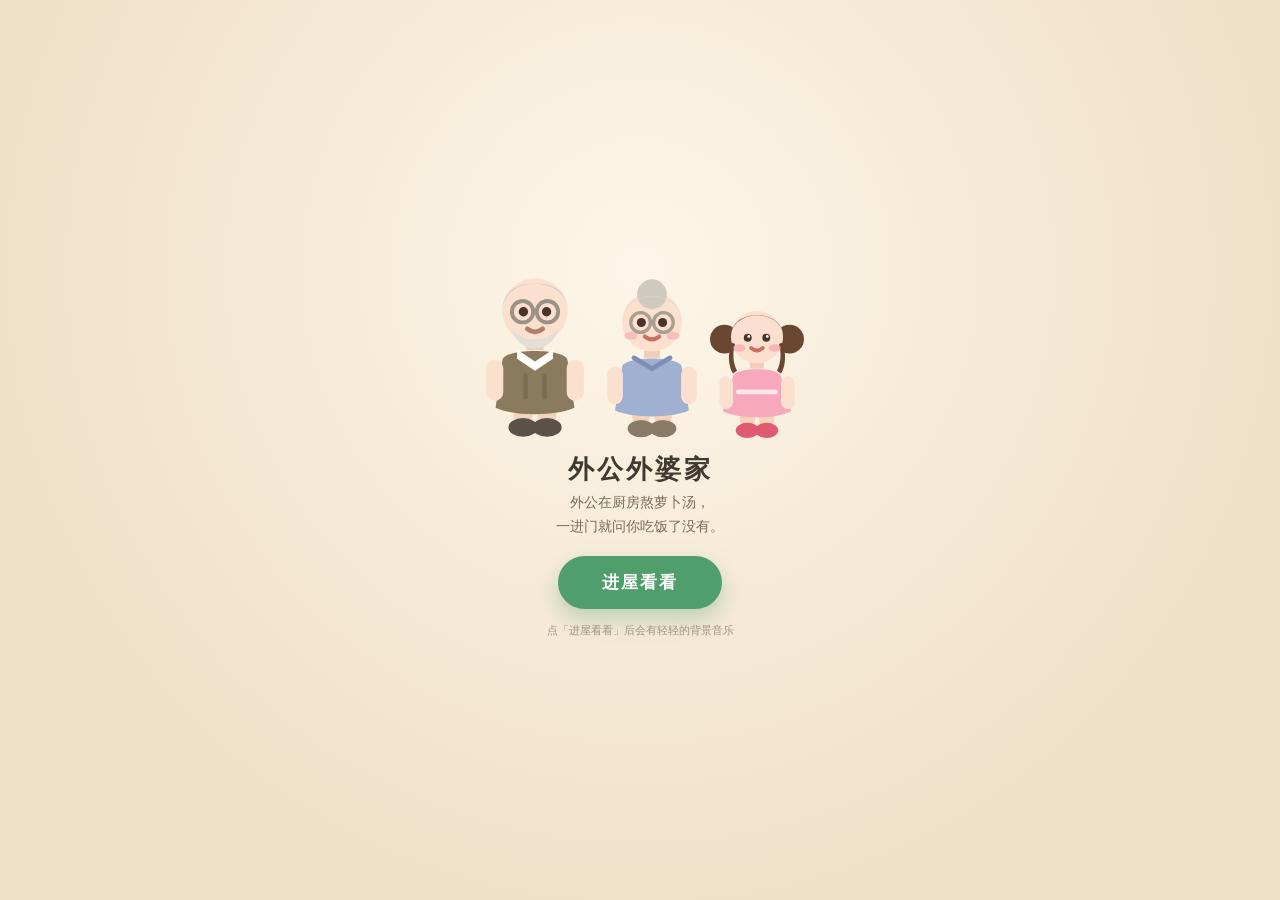
<file: gradefaterhome.html>
<!DOCTYPE html>
<html lang="zh-CN">
<head>
<meta charset="UTF-8">
<meta name="viewport" content="width=device-width,initial-scale=1.0,viewport-fit=cover">
<title>外公外婆家 · 澄澄的小镇</title>
<link rel="icon" href="data:,">
<link rel="stylesheet" href="room.css">
<style>
  /* ============ 电视 ============ */
  .tv-mask .sheet{max-width:560px}
  .tv-set{
    position:relative;border-radius:16px;overflow:hidden;background:#1d2433;
    box-shadow:inset 0 0 0 6px #3a4356, 0 10px 24px rgba(20,20,30,.3);
  }
  .tv-screen{
    position:relative;height:0;padding-top:56.25%;overflow:hidden;
    background:linear-gradient(#a8dcf5 0%, #cfeafd 58%, #bfe0a4 58%, #a6d18c 100%);
  }
  .tv-sun{position:absolute;right:12%;top:10%;width:16%;aspect-ratio:1;border-radius:50%;
    background:#ffd75e;box-shadow:0 0 22px 6px rgba(255,215,94,.55)}
  .tv-ground{position:absolute;left:0;right:0;bottom:0;height:42%;background:#8fc47c}
  .tv-radish{
    position:absolute;left:26%;bottom:16%;width:14%;aspect-ratio:.72;
    background:linear-gradient(#f08a3c,#e07a2c);
    border-radius:50% 50% 46% 46%/60% 60% 40% 40%;
    animation:tvGrow 3.2s ease-in-out infinite;
  }
  .tv-leaf{
    position:absolute;left:50%;bottom:100%;width:76%;height:70%;transform:translateX(-50%);
    background:
      radial-gradient(ellipse at 30% 100%, #7fbf6f 0 46%, transparent 47%),
      radial-gradient(ellipse at 70% 100%, #9ad689 0 46%, transparent 47%);
    animation:tvLeaf 3.2s ease-in-out infinite;
  }
  @keyframes tvGrow{
    0%,14%{transform:translateY(46%) scale(.35);opacity:.5}
    46%,70%{transform:translateY(0) scale(1);opacity:1}
    86%,100%{transform:translateY(10%) scale(1.04);opacity:1}
  }
  @keyframes tvLeaf{
    0%,14%{transform:translateX(-50%) scale(.2);opacity:.2}
    46%,100%{transform:translateX(-50%) scale(1);opacity:1}
  }
  .tv-critter{
    position:absolute;left:-20%;bottom:18%;width:13%;aspect-ratio:1;
    background:#fffdf8;border-radius:50% 50% 44% 44%;
    animation:tvWalk 3.2s linear infinite;
  }
  .tv-critter:before,.tv-critter:after{
    content:"";position:absolute;top:-26%;width:34%;height:52%;background:#fffdf8;
    border-radius:50% 50% 40% 40%;
  }
  .tv-critter:before{left:4%} .tv-critter:after{right:4%}
  @keyframes tvWalk{
    0%,52%{left:-20%;opacity:0}
    58%{left:-14%;opacity:1}
    92%{left:82%;opacity:1}
    100%{left:88%;opacity:0}
  }
  .tv-sub{
    position:absolute;left:0;right:0;bottom:0;padding:6px 10px;text-align:center;
    background:rgba(20,26,36,.55);color:#fff;font-size:13px;letter-spacing:.5px;
  }
  .tv-line{margin-top:10px;text-align:center;font-size:14px;color:#5a5347;line-height:1.6}

  /* ============ 红包 ============ */
  .hongbao{
    position:fixed;left:50%;top:50%;transform:translate(-50%,-50%) scale(.6);
    z-index:70;width:190px;padding:22px 14px 18px;border-radius:14px;
    background:linear-gradient(#e5544a,#cf3b33);color:#ffe9b8;text-align:center;
    box-shadow:0 20px 46px rgba(120,30,20,.42), inset 0 0 0 3px rgba(255,225,160,.45);
    opacity:0;pointer-events:none;transition:transform .42s cubic-bezier(.34,1.56,.64,1),opacity .3s;
  }
  .hongbao.show{opacity:1;transform:translate(-50%,-50%) scale(1)}
  .hongbao .hb-top{font-size:13px;letter-spacing:3px;opacity:.85}
  .hongbao .hb-num{font-size:42px;font-weight:800;color:#ffdf8a;margin:6px 0 2px;text-shadow:0 2px 0 rgba(120,30,20,.35)}
  .hongbao .hb-unit{font-size:13px;opacity:.9}
  .hongbao .hb-seal{
    position:absolute;left:50%;bottom:-14px;transform:translateX(-50%);
    width:44px;height:44px;border-radius:50%;background:#ffd75e;color:#b8342c;
    font-size:13px;font-weight:800;display:flex;align-items:center;justify-content:center;
    box-shadow:0 4px 10px rgba(120,30,20,.35);
  }

  /* ============ 拔萝卜 ============ */
  .pull-wrap{user-select:none}
  .pull-stage{
    position:relative;margin:6px 0 4px;border-radius:16px;overflow:hidden;
    height:clamp(230px,42vh,320px);
    background:linear-gradient(#bfe6f7 0%,#dff1fb 34%,#a9d18f 34%,#93c47a 100%);
    touch-action:none;isolation:isolate;
  }
  .pull-soil{
    position:absolute;left:0;right:0;bottom:0;height:44%;
    background:linear-gradient(#a97a4e,#8a5e37);
    box-shadow:inset 0 6px 0 rgba(255,255,255,.14);
  }
  .radish{
    position:absolute;width:126px;height:126px;margin:-63px 0 0 -63px;
    border:none;background:transparent;padding:0;cursor:grab;
    touch-action:none;transition:transform .18s ease;
    filter:drop-shadow(0 6px 6px rgba(60,40,20,.28));
    z-index:5;
  }
  .radish svg{width:100%;height:auto;pointer-events:none;display:block}
  .radish.drag{cursor:grabbing;transition:none;z-index:9}
  .radish.gone{transform:scale(.2) translateY(-40px);opacity:0;pointer-events:none}
  .radish.tip{animation:radishTip 1.6s ease-in-out infinite}
  @keyframes radishTip{0%,100%{transform:translateY(0)}50%{transform:translateY(-7px)}}

  .pull-basket{
    position:absolute;right:6%;bottom:9%;width:96px;height:70px;z-index:2;
    border-radius:8px 8px 26px 26px;
    background:repeating-linear-gradient(90deg,#d9a25c 0 7px,#c8924c 7px 14px);
    box-shadow:inset 0 -8px 0 rgba(0,0,0,.12), 0 6px 12px rgba(60,40,20,.25);
    display:flex;align-items:center;justify-content:center;
  }
  .pull-basket:before{
    content:"";position:absolute;left:-6px;right:-6px;top:-9px;height:14px;border-radius:8px;
    background:#e8c08a;box-shadow:inset 0 -3px 0 rgba(0,0,0,.1);
  }
  .pull-basket b{
    position:relative;z-index:2;font-size:15px;color:#7a4f22;font-weight:800;
    text-shadow:0 1px 0 rgba(255,255,255,.5);
  }
  .pull-basket.hot{box-shadow:inset 0 -8px 0 rgba(0,0,0,.12), 0 0 0 4px #ffe08a, 0 6px 12px rgba(60,40,20,.25)}
  .pull-finger{
    position:absolute;z-index:8;font-size:26px;pointer-events:none;
    animation:pinch 2.4s ease-in-out infinite;
  }
  @keyframes pinch{
    0%,100%{transform:translate(0,0) rotate(-8deg);opacity:.9}
    40%{transform:translate(26px,-30px) rotate(8deg);opacity:1}
    70%{transform:translate(90px,10px) rotate(0deg);opacity:.6}
  }
  .pull-tip{text-align:center;font-size:13px;color:#8a8478;margin-top:6px}
  @media (max-width:560px){
    .radish{width:84px;height:84px;margin:-42px 0 0 -42px}
    .pull-basket{width:80px;height:60px;right:5%}
  }

  /* 餐桌上的汤 */
  .soup-row{display:flex;justify-content:center;margin:4px 0 6px}
  .soup-txt{text-align:center;font-size:14px;color:#5a5347;line-height:1.65}
  .soup-txt b{color:#c9705f}
  /* 外公请你喝汤时，头顶飘起来的一碗 */
  .sup-bubble{
    position:fixed;left:50%;top:52%;transform:translate(-50%,0);
    z-index:70;pointer-events:none;
    animation:supUp 2.6s ease-out forwards;
  }
  .sup-bubble svg{width:96px;height:96px;filter:drop-shadow(0 6px 12px rgba(80,60,40,.18))}
  @keyframes supUp{
    0%{opacity:0;transform:translate(-50%,10px) scale(.8)}
    22%{opacity:1;transform:translate(-50%,-6px) scale(1)}
    70%{opacity:1;transform:translate(-50%,-26px) scale(1)}
    100%{opacity:0;transform:translate(-50%,-52px) scale(.96)}
  }
</style>
</head>
<body>

<div class="room-wrap">
  <div class="stage" id="room"></div>
</div>

<div class="hud">
  <div class="brand">
    <h1>外公外婆家</h1>
    <p>点一点，听他们说话</p>
  </div>
  <div class="tools">
    <button id="btnStar" title="我的星星" aria-label="我的星星" style="width:auto;padding:0 12px;display:flex;align-items:center;gap:5px">
      <svg width="17" height="17" viewBox="0 0 24 24" aria-hidden="true"><path d="M12 3 L14.6 9.4 L21.5 10 L16.3 14.5 L17.9 21.2 L12 17.6 L6.1 21.2 L7.7 14.5 L2.5 10 L9.4 9.4 Z" fill="#f0b23f"/></svg>
      <span id="starNum" style="font-size:15px;font-weight:700;color:#e09a24">0</span>
    </button>
    <button id="btnBack" title="回小镇" aria-label="回小镇">
      <svg width="22" height="22" viewBox="0 0 24 24" fill="none" stroke="currentColor" stroke-width="2.2" stroke-linecap="round" stroke-linejoin="round">
        <path d="M4 11 L12 4 L20 11"/><path d="M6.5 10 L6.5 19 L17.5 19 L17.5 10"/>
      </svg>
    </button>
  </div>
</div>

<div class="room-done" id="roomDone">
  <h2>在外公家吃过饭啦</h2>
  <p>帮外公拔完了萝卜。<br>下次再来陪外公吃饭。</p>
  <button class="btn primary" onclick="location.href='index.html'">回小镇</button>
</div>

<div class="hongbao" id="hongbao">
  <div class="hb-top">外 公 的 红 包</div>
  <div class="hb-num" id="hbNum">6</div>
  <div class="hb-unit">颗 星 星</div>
  <div class="hb-seal">福</div>
</div>

<div class="cover" id="cover">
  <div class="box">
    <div id="coverArt" style="display:flex;justify-content:center;align-items:flex-end;gap:2px"></div>
    <h1>外公外婆家</h1>
    <p>外公在厨房熬萝卜汤，<br>一进门就问你吃饭了没有。</p>
    <button class="go" id="goBtn">进屋看看</button>
    <div class="small">点「进屋看看」后会有轻轻的背景音乐</div>
  </div>
</div>

<script src="ui.js"></script>
<script src="room.js"></script>
<script>
document.getElementById("coverArt").innerHTML =
  Room.art("grandpa", 120) + Room.art("grandma", 110) + Room.art("girl", 96);

document.getElementById("btnBack").onclick = function(){ location.href = "index.html"; };

/* ===================================================================
   桌上的菜：都是外公做的，点一下会说一句
   =================================================================== */
function dishSvg(kind){
  if (kind === "soup"){
    return '<svg viewBox="0 0 64 64" width="72" height="72" aria-hidden="true" style="display:block">'
      + '<ellipse cx="32" cy="46" rx="24" ry="7" fill="#e8dccb"/>'
      + '<path d="M8,30 L56,30 C54,44 46,50 32,50 C18,50 10,44 8,30 Z" fill="#fffdf8" stroke="#e0d3c0" stroke-width="2"/>'
      + '<ellipse cx="32" cy="30" rx="24" ry="7" fill="#f2dcc2"/>'
      + '<ellipse cx="32" cy="30" rx="18" ry="4.6" fill="#e8b96a"/>'
      + '<circle cx="25" cy="29" r="2.6" fill="#f08a3c"/><circle cx="36" cy="31" r="2.2" fill="#f08a3c"/>'
      + '<circle cx="31" cy="27" r="1.8" fill="#8fc97e"/>'
      + '<path d="M22,16 C18,10 26,8 24,3" stroke="#e8dccb" stroke-width="3" fill="none" stroke-linecap="round" opacity=".9"/>'
      + '<path d="M34,14 C30,8 38,6 36,1" stroke="#e8dccb" stroke-width="3" fill="none" stroke-linecap="round" opacity=".75"/>'
      + '</svg>';
  }
  if (kind === "fish"){
    return '<svg viewBox="0 0 64 64" width="72" height="72" aria-hidden="true" style="display:block">'
      + '<ellipse cx="32" cy="48" rx="26" ry="7" fill="#e8dccb"/>'
      + '<path d="M10,40 C10,32 52,32 52,40 Z" fill="#fffdf8" stroke="#e0d3c0" stroke-width="2"/>'
      + '<ellipse cx="32" cy="36" rx="16" ry="8" fill="#c9d8e8"/>'
      + '<path d="M48,36 L58,29 L58,43 Z" fill="#b9cadb"/>'
      + '<circle cx="22" cy="34" r="1.6" fill="#4a4438"/>'
      + '<path d="M26,36 Q32,40 38,36" stroke="#a9bccd" stroke-width="1.4" fill="none"/>'
      + '</svg>';
  }
  if (kind === "veggie"){
    return '<svg viewBox="0 0 64 64" width="72" height="72" aria-hidden="true" style="display:block">'
      + '<ellipse cx="32" cy="48" rx="24" ry="7" fill="#e8dccb"/>'
      + '<ellipse cx="32" cy="42" rx="22" ry="7" fill="#fffdf8" stroke="#e0d3c0" stroke-width="2"/>'
      + '<path d="M18,40 C14,26 26,18 32,26 C38,18 50,26 46,40 Z" fill="#7fbf6f"/>'
      + '<path d="M24,38 C22,28 30,24 32,30" stroke="#a9d993" stroke-width="2.4" fill="none"/>'
      + '<circle cx="40" cy="34" r="4" fill="#e4705f"/>'
      + '</svg>';
  }
  /* 红烧肉 */
  return '<svg viewBox="0 0 64 64" width="72" height="72" aria-hidden="true" style="display:block">'
    + '<ellipse cx="32" cy="48" rx="24" ry="7" fill="#e8dccb"/>'
    + '<ellipse cx="32" cy="42" rx="21" ry="7" fill="#fffdf8" stroke="#e0d3c0" stroke-width="2"/>'
    + '<rect x="16" y="30" width="14" height="12" rx="3" fill="#b5643c"/>'
    + '<rect x="30" y="28" width="14" height="12" rx="3" fill="#c4744a"/>'
    + '<rect x="22" y="24" width="14" height="11" rx="3" fill="#a95a35"/>'
    + '<path d="M18,34 L28,34 M32,32 L42,32" stroke="#e8b96a" stroke-width="2" opacity=".7"/>'
    + '</svg>';
}

/* ===================================================================
   房间
   =================================================================== */
var NAR = (window.innerWidth / Math.max(1, window.innerHeight)) < 1;
/* 竖屏时房间会被横向压到 0.62，6 个人会挤成一团。
   这里把「想让他站在屏幕 24% 处」反解回场景坐标，人就能均匀铺开。 */
function ux(v){ return NAR ? (50 + (v - 50) / 0.62) : v; }
var SC_TVX = NAR ? 26 : 24;      /* 电视靠左墙 */
var SC_WX  = NAR ? 84 : 80;      /* 窗靠右 */
var SC_TPX = ux(50);              /* 大圆桌摆在正中间 */

var room = Room.init({
  id: "gong",
  name: "外公外婆家",
  avoid: [{ x1: 16, x2: 84, y1: 64, y2: 84 }],
  intro: "外公外婆家。外公说：吃饭了没有？先坐下，我给你盛碗萝卜汤。",
  scene: {
    wall: "#f7e9d6", floor: "#e0c9a8", base: "#c9ad8b",
    items: [
      /* 电视柜 */
      { t: "shelf", x: SC_TVX, y: 50, w: 24, h: 14, c1: "#c99a62", c2: "#a8804f" },
      /* 窗 */
      { t: "window", x: SC_WX, y: 36, w: 20, h: 26, c1: "#f4c9a6" },
      /* 墙上全家福 */
      { t: "frame", x: 52, y: 27, w: 13, h: 16, c1: "#f6d365", c2: "#d9b48f", motif: "sun" },
      { t: "frame", x: 66, y: 30, w: 10, h: 12, c1: "#f7a8bd", c2: "#d9b48f", motif: "heart" },
      /* 吊灯 */
      { t: "lamp", x: 50, y: 12, w: 12, h: 14 },
      /* 大圆桌：一家人围着坐，桌子居中，人排在桌子两侧和后面 */
      { t: "roundtable", x: SC_TPX, y: NAR ? 82 : 79, w: NAR ? 90 : 64, h: NAR ? 34 : 21, c1: "#d9a25c", c2: "#b3803f", c3: "#f6e7cd" },
      /* 盆栽 */
      { t: "plant", x: 6, y: 80, w: 9, h: 15 },
      /* 地毯 */
      { t: "rug", x: 44, y: 92, w: 56, h: 11, c1: "#ead8bd", c2: "#d0b993" }
    ]
  },
  people: [
    {
      id: "waigong", name: "外公", art: "grandpa", voice: "grandpa", x: ux(19), y: 61, size: NAR ? 106 : 100,
      roam: { x1: ux(17) - 4, x2: ux(17) + 4, y1: 60, y2: 63 },
      talk: [
        "回来啦？先坐下，萝卜汤刚熬好。",
        "地里的萝卜今年长得特别好，一个个都胖。",
        "吃完饭，外公带你到后院拔萝卜，好不好？",
        "慢点喝，烫。锅里还有。"
      ],
      idle: [
        "汤要再炖一会儿。",
        "这萝卜是今早拔的。",
        "多吃一碗，长个子。"
      ]
    },
    {
      id: "waipo", name: "外婆", art: "grandma", voice: "grandma", x: ux(37), y: 59.5, size: NAR ? 102 : 96,
      roam: { x1: ux(37) - 4, x2: ux(37) + 4, y1: 58.5, y2: 61.5 },
      talk: [
        "外婆给你挑了一块最嫩的。",
        "汤里放了萝卜和排骨，甜着呢。",
        "吃完了外婆给你盛第二碗。",
        "路上冷不冷？外婆给你焐焐手。"
      ],
      idle: [
        "再添一点饭吧。",
        "碗里还有呢。",
        "菜要凉了，快吃。"
      ]
    },
    {
      id: "baba", name: "爸爸", art: "dad", voice: "dad", x: ux(63), y: 59.5, size: NAR ? 106 : 100,
      roam: { x1: ux(63) - 4, x2: ux(63) + 4, y1: 58.5, y2: 61.5 },
      talk: [
        "外公的汤，一年比一年好喝。",
        "吃完饭我陪你去院子里走走。",
        "别光喝汤，也吃点青菜。",
        "碗放着，我来收。"
      ],
      idle: [
        "这汤真不错。",
        "再来半碗。",
        "爸，您也坐下吃。"
      ]
    },
    {
      id: "jiujiu", name: "舅舅", art: "uncle", voice: "uncle", x: ux(81), y: 61, size: NAR ? 102 : 96,
      roam: { x1: ux(83) - 4, x2: ux(83) + 4, y1: 60, y2: 63 },
      talk: [
        "我小时候也爱喝这个汤。",
        "吃完饭舅舅陪你看电视。",
        "你长高了不少，快赶上我了。",
        "电视里那个动画片可好看了。"
      ],
      idle: [
        "再来一碗。",
        "这个台有动画片。",
        "外公，您歇会儿。"
      ]
    },
    {
      id: "mama", name: "妈妈", art: "mom", voice: "mom", x: ux(8), y: 72, size: NAR ? 108 : 98,
      roam: { x1: ux(8) - 3, x2: ux(8) + 3, y1: 71, y2: 74 },
      talk: [
        "谢谢外公，外婆也坐下来吃吧。",
        "她今天在镇上玩了一整天。",
        "先喝汤，喝完再吃菜。",
        "外公特意给你做的萝卜汤。"
      ],
      idle: [
        "慢点吃。",
        "要不要再添一点？",
        "把碗里的吃完。"
      ]
    },
    {
      id: "cheng", name: "澄澄", art: "girl", voice: "girl", x: ux(92), y: 72, size: NAR ? 100 : 90,
      roam: { x1: ux(92) - 3, x2: ux(92) + 3, y1: 71, y2: 74 },
      talk: [
        "外公，我还要一碗！",
        "这个萝卜是甜的吗？",
        "我想看看电视。",
        "外婆做的饭最好吃。"
      ],
      idle: [
        "好香呀。",
        "我吃饱了。",
        "我想去后院看看。"
      ]
    }
  ],
  things: [
    /* 电视 */
    {
      id: "tv", name: "电视",
      html: '<svg viewBox="0 0 120 84" width="176" height="123" aria-hidden="true" style="display:block">'
        + '<rect x="4" y="4" width="112" height="70" rx="8" fill="#3a4356"/>'
        + '<rect x="11" y="11" width="98" height="56" rx="5" fill="#bfe6f7"/>'
        + '<circle cx="84" cy="26" r="9" fill="#ffd75e"/>'
        + '<rect x="11" y="48" width="98" height="19" fill="#9ed48c"/>'
        + '<path d="M36,58 C36,48 44,44 50,50 C56,44 64,48 64,58 Z" fill="#7fbf6f"/>'
        + '<circle cx="72" cy="54" r="5" fill="#f08a3c"/>'
        + '<rect x="46" y="74" width="28" height="6" rx="3" fill="#2b3240"/>'
        + '<circle cx="102" cy="78" r="3" fill="#e8705f"/><circle cx="92" cy="78" r="3" fill="#8ec9a3"/>'
        + '</svg>',
      x: SC_TVX, y: 44, act: function(el, say){
        say("电视里在放《小萝卜长大啦》。");
        openTV();
      }
    },
    /* 一桌菜 */
    {
      id: "soup", name: "萝卜汤",
      html: dishSvg("soup"),
      x: SC_TPX - 26, y: NAR ? 80.2 : 77.6,
      act: function(el, say){ say("外公的萝卜汤，热气腾腾的。"); openSoup(); }
    },
    {
      id: "fish", name: "红烧鱼",
      html: dishSvg("fish"),
      x: SC_TPX - 9,  y: NAR ? 81.2 : 78.6,
      act: function(el, say){ say("还有一条鱼，外公说吃鱼聪明。"); openSoup(); }
    },
    {
      id: "meat", name: "红烧肉",
      html: dishSvg("meat"),
      x: SC_TPX + 9,  y: NAR ? 81.2 : 78.6,
      act: function(el, say){ say("红烧肉炖得烂烂的，一抿就化。"); openSoup(); }
    },
    {
      id: "veg", name: "青菜",
      html: dishSvg("veggie"),
      x: SC_TPX + 26, y: NAR ? 80.2 : 77.6,
      act: function(el, say){ say("还有一盘青菜，外公自己种的。"); openSoup(); }
    }
  ]
});

/* ===================================================================
   星星
   =================================================================== */
function paintStar(){
  var n = document.getElementById("starNum");
  if (n) n.textContent = room.S.stars || 0;
}
paintStar();

/* ===================================================================
   面板
   =================================================================== */
var mask = null, sheet = null;
function ensureMask(){
  if (mask) return;
  mask = document.createElement("div");
  mask.id = "mask";
  mask.className = "mask";
  mask.innerHTML = '<div class="sheet" id="sheet"></div>';
  document.body.appendChild(mask);
  mask.addEventListener("click", function(e){ if (e.target === mask) closeSheet(); });
}
function openSheet(html, cls){
  ensureMask();
  mask.className = "mask" + (cls ? " " + cls : "");
  sheet = document.getElementById("sheet");
  sheet.innerHTML = html;
  mask.classList.add("show");
  var x = sheet.querySelector(".close");
  if (x) x.onclick = closeSheet;
}
function closeSheet(){
  if (mask) mask.classList.remove("show");
}

/* ===================================================================
   一桌菜：点开看看今天吃什么
   =================================================================== */
var DISHES = [
  { k:"soup",   n:"萝卜汤",  d:"外公熬了一个下午，萝卜炖得软软的，汤是甜的。" },
  { k:"fish",   n:"红烧鱼",  d:"外婆说吃鱼聪明，鱼刺已经挑干净了。" },
  { k:"meat",   n:"红烧肉",  d:"炖得烂烂的，一抿就化。" },
  { k:"veggie", n:"炒青菜",  d:"院子里自己种的，早上刚摘。" }
];
function openSoup(){
  var html = '<h2>今天外公做了一桌子菜</h2>' +
    '<p class="sub">点每一样，看看是什么。</p>' +
    '<div class="soup-row">' + DISHES.map(function(d){
      return '<button class="pick" data-k="' + d.k + '" style="border:none;background:transparent;padding:4px">' +
        dishSvg(d.k) + '</button>';
    }).join("") + '</div>' +
    '<div class="soup-txt" id="dishTxt">萝卜汤是外公的拿手菜，先喝汤，再吃菜。</div>' +
    '<div class="row"><button class="btn primary" onclick="closeSheet()">坐下吃饭</button></div>';
  openSheet('<button class="close">✕</button>' + html);
  sheet.querySelectorAll(".pick").forEach(function(b){
    b.onclick = function(){
      var d = DISHES.filter(function(x){ return x.k === b.dataset.k; })[0];
      var t = document.getElementById("dishTxt");
      if (t) t.innerHTML = "<b>" + d.n + "</b>：" + d.d;
      room.Sound.blip("tap");
      room.Say(d.n + "。" + d.d, { who:"grandpa" });
    };
  });
  room.Say("外公做了一桌子菜，先喝碗萝卜汤。", { who:"grandpa" });
}

/* ===================================================================
   电视：一段循环的小动画
   =================================================================== */
function openTV(){
  var html = '<h2>电视里在放动画片</h2>' +
    '<p class="sub">《小萝卜长大啦》</p>' +
    '<div class="tv-set"><div class="tv-screen">' +
      '<div class="tv-sun"></div>' +
      '<div class="tv-ground"></div>' +
      '<div class="tv-radish"><div class="tv-leaf"></div></div>' +
      '<div class="tv-critter"></div>' +
      '<div class="tv-sub">小萝卜一天一天长大，小兔子天天来看它</div>' +
    '</div></div>' +
    '<div class="tv-line" id="tvLine">小兔子说：等你长大了，我就和你做朋友。</div>' +
    '<div class="row"><button class="btn primary" onclick="closeSheet()">看完啦</button></div>';
  openSheet('<button class="close">✕</button>' + html);
  var lines = [
    "小兔子说：等你长大了，我就和你做朋友。",
    "小萝卜使劲往上长，叶子一天比一天多。",
    "下雨了，小兔子给小萝卜撑了一把小伞。",
    "小萝卜终于长大了，它把一半分给了小兔子。"
  ];
  var i = 0;
  clearInterval(window._tvT);
  window._tvT = setInterval(function(){
    i = (i + 1) % lines.length;
    var el = document.getElementById("tvLine");
    if (el) el.textContent = lines[i];
    else clearInterval(window._tvT);
  }, 3200);
  room.Say("舅舅陪你看动画片。", { who:"uncle" });
}

/* ===================================================================
   点外公：后院拔萝卜（拖拽小游戏）
   =================================================================== */
var pullState = null;

function openGame(){
  var n = 5;
  var spots = [
    { x: 14, y: 62, s: .78 }, { x: 31, y: 74, s: 1 },
    { x: 47, y: 60, s: .86 }, { x: 62, y: 76, s: 1.05 },
    { x: 69, y: 60, s: .82 }
  ];
  var radishes = spots.map(function(sp, i){
    return '<button class="radish" type="button" data-i="' + i + '" ' +
      'style="left:' + sp.x + '%;top:' + sp.y + '%;transform:scale(' + sp.s + ')" ' +
      'aria-label="萝卜">' + Room.art("carrot", 126) + '</button>';
  }).join("");

  openSheet(
    '<button class="close">✕</button>' +
    '<h2>帮外公拔萝卜</h2>' +
    '<p class="sub">按住一根萝卜，把它拖到右边的筐里，松开手就拔出来啦。</p>' +
    '<div class="pull-wrap"><div class="pull-stage" id="pStage">' +
      '<div class="pull-soil"></div>' + radishes +
      '<div class="pull-basket" id="pBasket"><b><span id="pCount">0</span>/5</b></div>' +
      '<div class="pull-finger" id="pFinger" style="left:9%;top:50%">👆</div>' +
    '</div>' +
    '<div class="pull-tip" id="pTip">先拔最左边那一根试试。</div></div>'
  );

  pullState = { done: 0, total: n, dragging: null, seq: (pullState && pullState.seq || 0) + 1 };
  bindDrag();
  room.Say("按住萝卜，往筐里拖。", { who:"grandpa" });
}

function bindDrag(){
  var stage = document.getElementById("pStage");
  if (!stage) return;
  var basket = document.getElementById("pBasket");

  function nearBasket(cx, cy){
    var r = basket.getBoundingClientRect();
    var pad = 46;
    return cx > r.left - pad && cx < r.right + pad && cy > r.top - pad && cy < r.bottom + pad;
  }

  stage.addEventListener("pointerdown", function(e){
    var el = e.target.closest ? e.target.closest(".radish") : null;
    if (!el || el.classList.contains("gone")) return;
    e.preventDefault();
    var r = el.getBoundingClientRect();
    var sr = stage.getBoundingClientRect();
    pullState.dragging = {
      el: el,
      dx: e.clientX - (r.left + r.width / 2),
      dy: e.clientY - (r.top + r.height / 2)
    };
    el.classList.add("drag");
    el.classList.remove("tip");
    var f = document.getElementById("pFinger");
    if (f) f.style.display = "none";
    room.Sound.blip("tap");
    try { el.setPointerCapture(e.pointerId); } catch(err) {}
  });

  stage.addEventListener("pointermove", function(e){
    var d = pullState && pullState.dragging;
    if (!d) return;
    e.preventDefault();
    var sr = stage.getBoundingClientRect();
    var x = e.clientX - sr.left - d.dx;
    var y = e.clientY - sr.top - d.dy;
    d.el.style.left = x + "px";
    d.el.style.top = y + "px";
    d.el.style.margin = "0";
    d.el.style.transform = "translate(-50%,-50%) scale(1.05)";
    if (nearBasket(e.clientX, e.clientY)) basket.classList.add("hot");
    else basket.classList.remove("hot");
  });

  function endDrag(e){
    var d = pullState && pullState.dragging;
    if (!d) return;
    pullState.dragging = null;
    basket.classList.remove("hot");
    d.el.classList.remove("drag");
    if (nearBasket(e.clientX, e.clientY)){
      dropIn(d.el);
    } else {
      /* 没拖到筐里：滑回原位，并给一句鼓励 */
      var i = Number(d.el.dataset.i);
      var sp = [{x:14,y:62},{x:31,y:74},{x:47,y:60},{x:62,y:76},{x:69,y:60}][i];
      var sc = [.78,1,.86,1.05,.82][i];
      d.el.style.transition = "left .3s ease, top .3s ease, transform .3s ease, margin .3s ease";
      d.el.style.left = sp.x + "%";
      d.el.style.top = sp.y + "%";
      d.el.style.margin = "-63px 0 0 -63px";
      d.el.style.transform = "scale(" + sc + ")";
      setTimeout(function(){ d.el.style.transition = ""; }, 320);
      var tip = document.getElementById("pTip");
      if (tip) tip.textContent = "再往右边的筐那边拖一点。";
      room.Say("再往筐那边拖一点。", { who:"grandpa" });
    }
  }
  stage.addEventListener("pointerup", endDrag);
  stage.addEventListener("pointercancel", endDrag);
}

function dropIn(el){
  el.classList.add("gone");
  pullState.done++;
  var c = document.getElementById("pCount");
  if (c) c.textContent = pullState.done;
  room.Sound.blip("pop");
  var tip = document.getElementById("pTip");
  if (tip) tip.textContent = pullState.done < pullState.total
    ? ("拔了 " + pullState.done + " 根，还有 " + (pullState.total - pullState.done) + " 根。")
    : "全拔完啦！";

  if (pullState.done >= pullState.total){
    setTimeout(finishGame, 900);
  } else if (pullState.done === 1){
    room.Say("拔出来啦！再试下一根。", { who:"grandpa" });
  }
}

function finishGame(){
  var S = room.S;
  var first = !(S.gong && S.gong.red);

  if (first){
    /* —— 第一次：外公给红包，6 颗星星 —— */
    openSheet(
      '<button class="close">✕</button>' +
      '<h2>外公给你一个红包</h2>' +
      '<p class="sub">五根萝卜全拔出来了，外公笑得眼睛都眯起来了。<br>他从口袋里掏出一个红包，塞到你手里。</p>' +
      '<div class="soup-row">' + Room.art("carrot", 88) + '</div>' +
      '<div class="soup-txt">收下 <b>6</b> 颗星星</div>' +
      '<div class="row"><button class="btn warm" id="hbTake">收下红包</button></div>'
    );
    document.getElementById("hbTake").onclick = function(){
      closeSheet();
      /* 点了「收下」才真的进账，孩子能看见星星涨上去 */
      S.gong = S.gong || {};
      S.gong.red = true;
      S.stars = (S.stars || 0) + 6;
      room.Save();
      paintStar();
      showHongbao(6);
      setTimeout(function(){
        var d = document.getElementById("roomDone");
        if (d) d.classList.add("show");
      }, 2600);
    };
    room.Say("全拔完啦，外公给你一个红包。", { who:"grandpa" });
    return;
  }

  /* —— 之后再来：红包给过了，外公改请你喝萝卜汤 —— */
  openSheet(
    '<button class="close">✕</button>' +
    '<h2>外公熬了一锅萝卜汤</h2>' +
    '<p class="sub">萝卜拔得真利索。外公说："红包上回给过啦，<br>今天留下来，喝碗汤再走。"</p>' +
    '<div class="soup-row">' + dishSvg("soup") + '</div>' +
    '<div class="soup-txt">热腾腾的，喝一口，<br>从喉咙一直暖到肚子里。</div>' +
    '<div class="row"><button class="btn warm" id="hbSoup">喝一碗</button></div>'
  );
  document.getElementById("hbSoup").onclick = function(){
    closeSheet();
    room.Say("慢点喝，锅里还有。", { who:"grandpa" });
    /* 头顶飘一碗汤，做个「喝了」的反馈 */
    var el = document.createElement("div");
    el.className = "sup-bubble";
    el.innerHTML = dishSvg("soup");
    document.body.appendChild(el);
    setTimeout(function(){ if (el.parentNode) el.parentNode.removeChild(el); }, 2600);
    room.Sound.blip("good");
    setTimeout(function(){
      var d = document.getElementById("roomDone");
      if (d) d.classList.add("show");
    }, 2400);
  };
  room.Say("全拔完啦。外公说，喝碗汤再走。", { who:"grandpa" });
}

function showHongbao(n){
  var hb = document.getElementById("hongbao");
  var num = document.getElementById("hbNum");
  if (num) num.textContent = n;
  if (hb) hb.classList.add("show");
  room.Sound.blip("good");
  setTimeout(function(){
    if (hb) hb.classList.remove("show");
  }, 2400);
}

/* ===================================================================
   「帮帮我」：把萝卜按顺序指一遍
   =================================================================== */
function hintGame(){
  var list = [].slice.call(document.querySelectorAll(".radish:not(.gone)"));
  if (!list.length) return;
  list[0].classList.add("tip");
  var f = document.getElementById("pFinger");
  if (f) f.style.display = "";
  room.Say("按住这根萝卜，往右边的筐拖。", { who:"grandpa" });
  setTimeout(function(){ list[0].classList.remove("tip"); }, 3000);
}

/* ===================================================================
   人物：点了外公就开游戏
   =================================================================== */
/* 页面自己接管「点外公」：在气泡之后再弹游戏 */
function askGrandpa(){
  openSheet(
    '<button class="close">✕</button>' +
    '<h2>外公想请你帮个忙</h2>' +
    '<p class="sub">后院的萝卜熟了，外公一个人拔不完。<br>帮外公拔五根，好不好？</p>' +
    '<div class="soup-row">' + Room.art("carrot", 92) + '</div>' +
    '<div class="row">' +
      '<button class="btn primary" id="agYes">好呀，我去拔</button>' +
      '<button class="btn ghost" id="agNo">先喝汤</button>' +
    '</div>'
  );
  document.getElementById("agYes").onclick = function(){ closeSheet(); setTimeout(openGame, 260); };
  document.getElementById("agNo").onclick = closeSheet;
  room.Say("来，外公带你到后院拔萝卜。", { who:"grandpa" });
}

/* ===================================================================
   一进门：外公外婆问一句
   =================================================================== */
var greeted = false;
function greetOnce(){
  if (greeted) return;
  greeted = true;
  room.Say("外公说：回来啦？吃饭了没有？先坐下，我给你盛碗萝卜汤。", { who:"grandpa" });
  setTimeout(function(){
    room.Say("外婆说：汤里放了萝卜和排骨，甜着呢。", { who:"grandma" });
  }, 5200);
  setTimeout(function(){
    room.Say("点外公，他会带你去后院拔萝卜。点电视，能看动画片。", { who:"girl" });
  }, 10400);
}

var _go = document.getElementById("goBtn");
if (_go) _go.addEventListener("click", function(){
  room.Sound.start();
  setTimeout(greetOnce, 1400);
}, { once: true });

/* 从 ?from=door 进来时封面已被移除，这里自己补一次问候 */
setTimeout(function(){
  if (!document.getElementById("cover")) greetOnce();
}, 900);

/* 点外公 = 说话 + 请他去拔萝卜。给外公这个 peep 元素单独加一层监听 */
function bindGrandpa(){
  var el = document.querySelector("#folk-waigong") || document.querySelector('[data-pid="waigong"]');
  if (!el){
    /* 没有 id 时按顺序找：people 里第一个就是外公 */
    var all = document.querySelectorAll(".peep");
    el = all[0];
  }
  if (!el || el._gb) return;
  el._gb = true;
  el.addEventListener("click", function(e){
    e.stopPropagation();
    setTimeout(askGrandpa, 700);
  }, false);
}
setTimeout(bindGrandpa, 100);
setTimeout(bindGrandpa, 900);

window.GONG = {
  S: room.S, openGame: openGame, finishGame: finishGame, dropIn: dropIn,
  askGrandpa: askGrandpa, openTV: openTV, openSoup: openSoup, paintStar: paintStar,
  pullState: function(){ return pullState; }
};
</script>
</body>
</html>
</file>
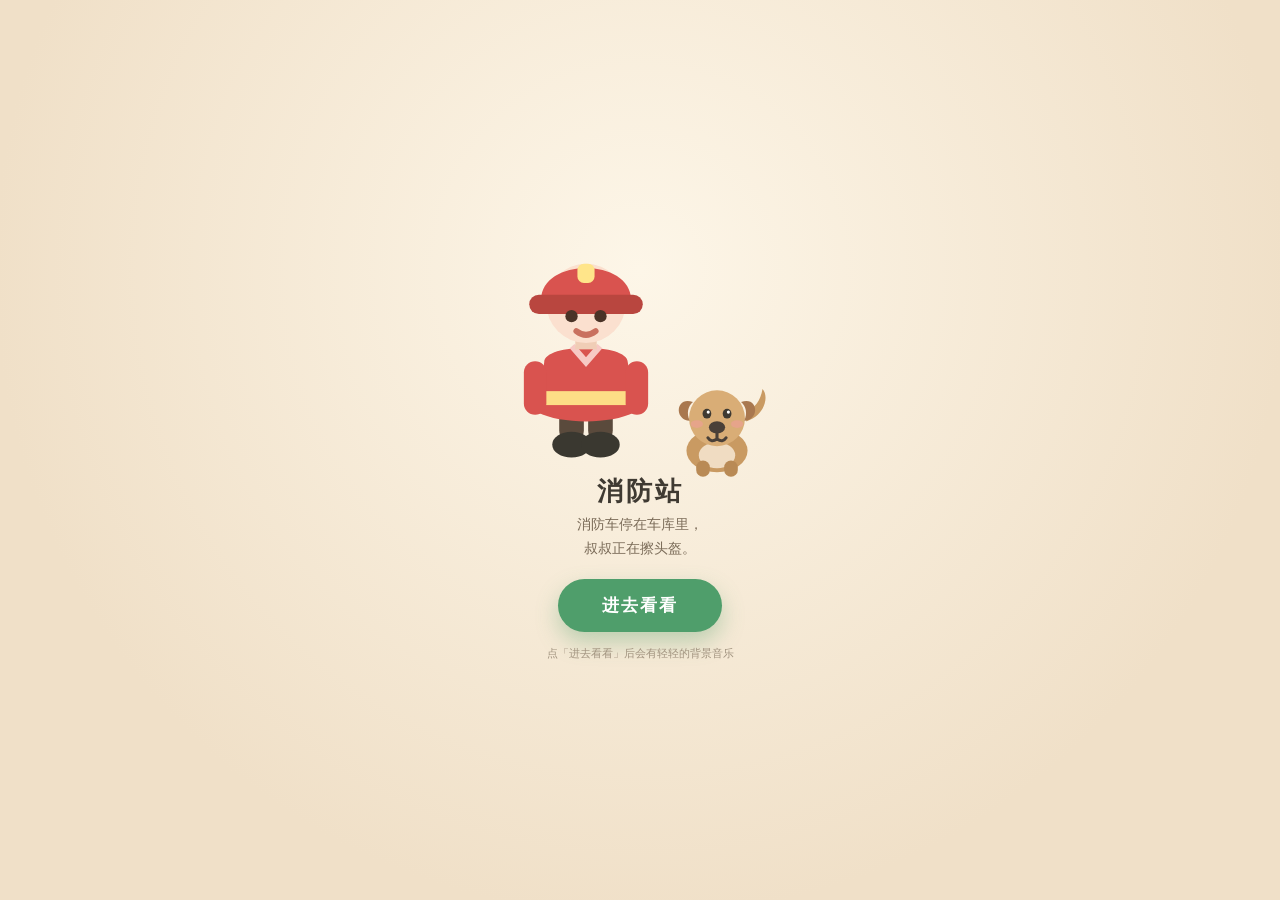
<file: room-fire.html>
<!DOCTYPE html>
<html lang="zh-CN">
<head>
<meta charset="UTF-8">
<meta name="viewport" content="width=device-width,initial-scale=1.0,viewport-fit=cover">
<title>消防站 · 澄澄的小镇</title>
<link rel="icon" href="data:,">
<link rel="stylesheet" href="room.css">
</head>
<body>

<div class="room-wrap">
  <div class="stage" id="room"></div>
</div>

<div class="hud">
  <div class="brand">
    <h1>消防站</h1>
    <p>点一点人，帮叔叔装车</p>
  </div>
  <div class="tools">
    <button id="btnBack" title="回小镇" aria-label="回小镇">
      <svg width="22" height="22" viewBox="0 0 24 24" fill="none" stroke="currentColor" stroke-width="2.2" stroke-linecap="round" stroke-linejoin="round">
        <path d="M4 11 L12 4 L20 11"/><path d="M6.5 10 L6.5 19 L17.5 19 L17.5 10"/>
      </svg>
    </button>
  </div>
</div>

<div class="room-done" id="roomDone">
  <h2>消防站转完啦</h2>
  <p>说过话了，三样装备也装上车了。<br>回小镇吧。</p>
  <button class="btn primary" onclick="location.href='index.html'">回小镇</button>
</div>

<div class="cover" id="cover">
  <div class="box">
    <div id="coverArt" style="display:flex;justify-content:center;align-items:flex-end;gap:4px"></div>
    <h1>消防站</h1>
    <p>消防车停在车库里，<br>叔叔正在擦头盔。</p>
    <button class="go" id="goBtn">进去看看</button>
    <div class="small">点「进去看看」后会有轻轻的背景音乐</div>
  </div>
</div>

<script src="ui.js"></script>
<script src="room.js"></script>
<script>
document.getElementById("coverArt").innerHTML =
  Room.art("fireman",150) + Room.art("dog",104);

document.getElementById("btnBack").onclick = function(){ location.href = "index.html"; };

/* 消防车车身：比通用道具大一号，更像真车 */
function carBody(){
  return '<rect x="-150" y="-30" width="300" height="96" rx="14" fill="#d9534f"/>' +
         '<path d="M40,-30 L40,-92 L120,-92 L150,-16 Z" fill="#d9534f"/>' +
         '<path d="M56,-40 L56,-80 L112,-80 L134,-40 Z" fill="#cde8f5"/>' +
         '<rect x="-150" y="-4" width="300" height="18" fill="#fffdf8" opacity=".92"/>' +
         '<rect x="-124" y="-56" width="66" height="22" rx="9" fill="#f6b93b"/>' +
         '<rect x="-108" y="-72" width="86" height="12" rx="6" fill="#c9b79d"/>' +
         '<circle cx="-88" cy="70" r="30" fill="#4a4438"/><circle cx="-88" cy="70" r="13" fill="#c9c2b6"/>' +
         '<circle cx="86" cy="70" r="30" fill="#4a4438"/><circle cx="86" cy="70" r="13" fill="#c9c2b6"/>' +
         '<rect x="-160" y="24" width="320" height="10" rx="5" fill="#b9463f"/>';
}

var room = Room.init({
  id: "fire",
  avoid: [{ x1: 28, x2: 72, y1: 76, y2: 94 }],
  name: "消防站",
  intro: "这里是消防站的车库，红色的消防车就停在卷帘门前面。小狗在等你呢。",
  scene: {
    wall: "#f3ece0", floor: "#d8d2c6", base: "#bdb6a8",
    items: [
      /* 大卷帘门：车库的入口 */
      { t: "garage", x: 50, y: 31, w: 42, h: 44, c1: "#cfd6db", c2: "#b6c0c7" },
      /* 左右装备柜 */
      { t: "locker", x: 13, y: 38, w: 13, h: 28, c1: "#d9534f", c2: "#b9463f" },
      { t: "locker", x: 87, y: 38, w: 13, h: 28, c1: "#d9534f", c2: "#b9463f" },
      /* 顶灯 */
      { t: "lamp", x: 32, y: 7, w: 10, h: 13 },
      { t: "lamp", x: 68, y: 7, w: 10, h: 13 },
      /* 地上黄线 */
      { t: "rug", x: 50, y: 91, w: 54, h: 10, c1: "#f0d79a", c2: "#d9b96a" }
    ]
  },
  people: [
    {
      id: "fireman", name: "消防员叔叔", art: "fireman", x: 12, y: 90,
      roam: { x1: 8, x2: 42, y1: 72, y2: 92 },
      talk: [
        "小朋友你好，这里是消防站。",
        "这顶头盔是红色的，戴上它就不怕火星了。",
        "消防车上面有一架长长的梯子，可以伸得很高很高。",
        "记住哦，遇到火要赶快找大人，不要自己靠近。",
        "你想不想听一听警铃的声音？"
      ],
      idle: [
        "头盔要擦得亮亮的。",
        "水管卷好了，随时能出发。",
        "锻炼身体，跑得才快。"
      ]
    },
    {
      id: "dog", name: "消防犬", art: "dog", x: 88, y: 90, size: 96,
      roam: { x1: 46, x2: 94, y1: 70, y2: 93 },
      talk: [
        "汪！它叫阿福，是消防站的搜索犬。",
        "阿福的鼻子很灵，能找到藏在里面的人。",
        "摸摸它的头，它就会安静下来。"
      ],
      idle: [
        "汪汪！",
        "（它绕着消防车跑了一圈）",
        "呜——（它趴下打了个盹）"
      ]
    }
  ],
  things: [
    {
      id: "truck", name: "消防车", art: "car", x: 50, y: 86,
      html: '<svg viewBox="-170 -110 340 200" width="340" height="200" style="display:block;overflow:visible">' + carBody() + '</svg>',
      act: function(el, say){
        room.Sound.blip("good");
        el.style.transition = "transform .28s ease";
        el.style.transform = "translate(-50%,-100%) translateX(-8px)";
        setTimeout(function(){ el.style.transform = ""; }, 300);
        say("这是一辆消防车，能装很多很多水，车顶还有一架梯子。");
      }
    },
    {
      id: "helmet", name: "头盔", art: "helmet", x: 13, y: 54, size: 96, once: true,
      doneLine: "头盔已经放回柜子里了。",
      act: function(el, say){
        el.style.transition = "transform .4s ease";
        el.style.transform = "translate(-50%,-100%) translateY(-30px) rotate(-10deg)";
        setTimeout(function(){ el.style.transform = ""; }, 1100);
        say("这顶红色的头盔很结实，也很轻，能护住头。");
        pack("helmet");
      }
    },
    {
      id: "cone", name: "路锥", art: "cone", x: 26, y: 78, size: 88,
      act: function(el, say){
        say("橙色的路锥放在地上，是提醒别人这里要小心。");
        pack("cone");
      }
    },
    {
      id: "hose", name: "水带", art: "hose", x: 87, y: 54, size: 96,
      act: function(el, say){
        say("这条水带很长很长，能一直拉到火场那边。");
        pack("hose");
      }
    }
  ]
});

/* ===================================================================
   进屋的第一件小事：帮消防员装车
   -------------------------------------------------------------------
   要出车了，得把三样东西装上去：头盔、水带、路锥。
   点对了，东西上面会打一个勾；点错了不扣分，只是再说一遍要找什么。
   这三样本来就是屋里的东西，不用另画——找到它们，就算帮上忙了。
   =================================================================== */
var pack = (function(){
  var fire = room.S.rooms.fire;
  if (fire && fire.done) return function(){};    /* 以前装过了 */

  var NEED = [
    { id: "helmet", name: "头盔", x: 13, y: 54 },
    { id: "cone",   name: "路锥", x: 26, y: 78 },
    { id: "hose",   name: "水带", x: 87, y: 54 }
  ];
  var tl = room.TaskLayer({ hint: "要出车了。帮他找三样：头盔、水带、路锥。", count: [0, 3] });
  var got = {};
  /* 三样没装齐，就先别弹「转完啦」 */
  room.setTask(function(){ return Object.keys(got).length >= 3; });

  function tickSVG(){
    return '<svg viewBox="-12 -12 24 24" width="26" height="26" style="display:block">' +
      '<circle cx="0" cy="0" r="10" fill="#4f9e6b"/>' +
      '<path d="M-4.6,0.4 L-1.4,3.6 L4.8,-3" fill="none" stroke="#fff" stroke-width="2.4" stroke-linecap="round" stroke-linejoin="round"/>' +
    '</svg>';
  }

  return function(id){
    if (got[id]) return;
    var item = NEED.filter(function(n){ return n.id === id; })[0];
    if (!item) return;
    got[id] = true;
    var n = Object.keys(got).length;
    tl.count(n, 3);
    var mark = document.createElement("div");
    mark.className = "titem";
    mark.style.pointerEvents = "none";
    mark.innerHTML = tickSVG();
    var DX = (window.innerWidth / Math.max(1, window.innerHeight)) < 1 ? 5.6 : 3.6;
    tl.put(mark, item.x + DX, item.y - 10);
    mark.animate(
      [{ transform: "translate(-50%,-50%) scale(.2)", opacity: 0 },
       { transform: "translate(-50%,-50%) scale(1.15)", opacity: 1 },
       { transform: "translate(-50%,-50%) scale(1)", opacity: 1 }],
      { duration: 380, easing: "ease-out" }
    );
    room.Sound.blip("ok");
    if (n === 3){
      tl.hint("三样都装好啦。去看看消防车，再跟叔叔说说话吧。");
      room.Say("头盔、水带、路锥，三样都装好了。消防车可以出发啦。");
      setTimeout(function(){ tl.hint(""); }, 2800);
      room.Check();
      return;
    }
    var left = NEED.filter(function(x){ return !got[x.id]; }).map(function(x){ return x.name; });
    tl.hint("装好一样。" + (left.length ? "还差：" + left.join("、") + "。" : ""));
  };
})();

var _go=document.getElementById("goBtn");
if(_go) _go.addEventListener("click", function(){
  room.Sound.start();
}, { once: true });
</script>
</body>
</html>
</file>
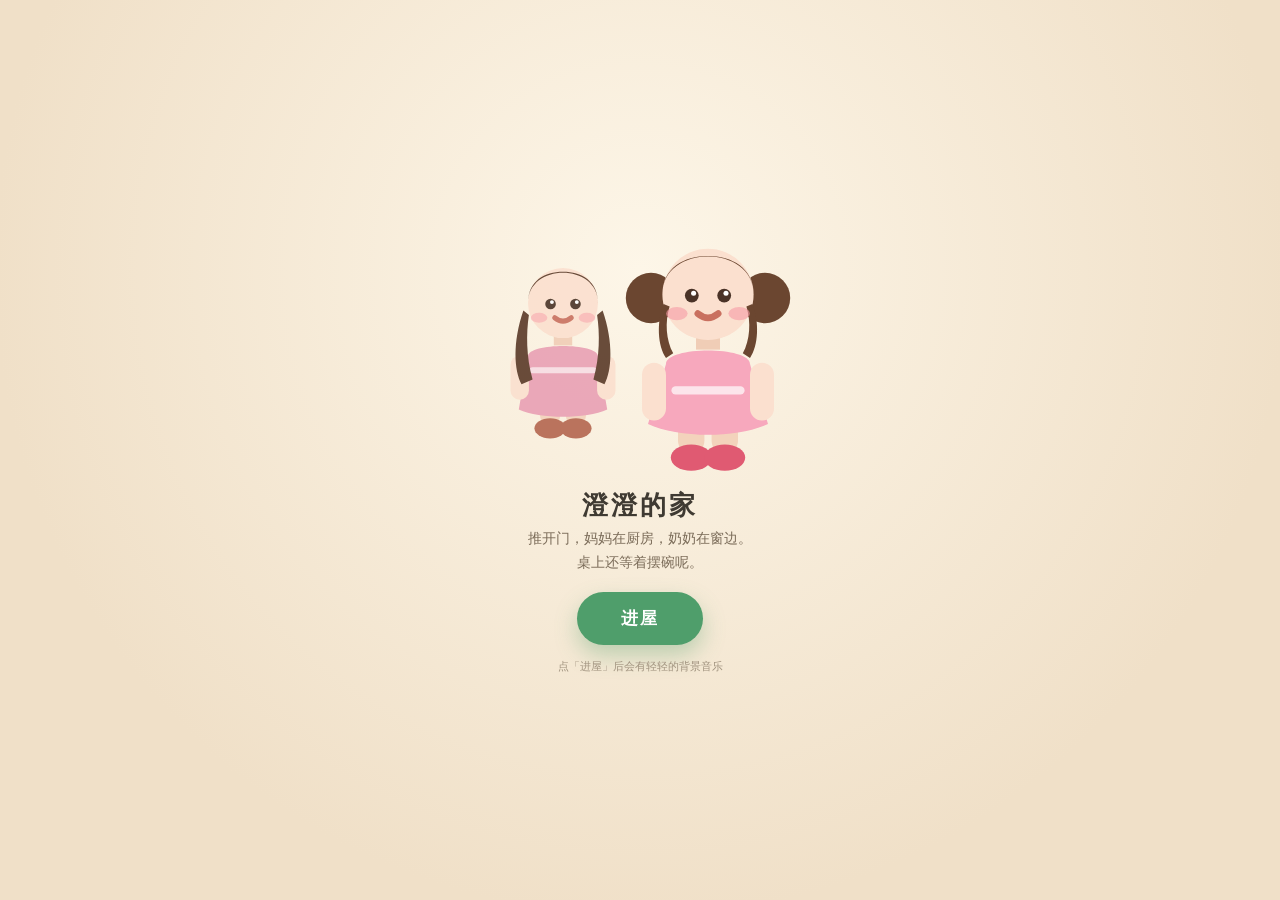
<file: room-home.html>
<!DOCTYPE html>
<html lang="zh-CN">
<head>
<meta charset="UTF-8">
<meta name="viewport" content="width=device-width,initial-scale=1.0,viewport-fit=cover">
<title>澄澄的家 · 澄澄的小镇</title>
<link rel="icon" href="data:,">
<link rel="stylesheet" href="room.css">
</head>
<body>

<div class="room-wrap">
  <div class="stage" id="room"></div>
</div>

<div class="hud">
  <div class="brand">
    <h1>澄澄的家</h1>
    <p>点一点人，再看看桌上</p>
  </div>
  <div class="tools">
    <button id="btnBack" title="回小镇" aria-label="回小镇">
      <svg width="22" height="22" viewBox="0 0 24 24" fill="none" stroke="currentColor" stroke-width="2.2" stroke-linecap="round" stroke-linejoin="round">
        <path d="M4 11 L12 4 L20 11"/><path d="M6.5 10 L6.5 19 L17.5 19 L17.5 10"/>
      </svg>
    </button>
  </div>
</div>

<div class="room-done" id="roomDone">
  <h2>屋子转完啦</h2>
  <p>说过话了，花浇了，碗也摆好了。<br>回小镇继续逛吧。</p>
  <button class="btn primary" onclick="location.href='index.html'">回小镇</button>
</div>

<div class="cover" id="cover">
  <div class="box">
    <div id="coverArt" style="display:flex;justify-content:center;gap:-10px"></div>
    <h1>澄澄的家</h1>
    <p>推开门，妈妈在厨房，奶奶在窗边。<br>桌上还等着摆碗呢。</p>
    <button class="go" id="goBtn">进屋</button>
    <div class="small">点「进屋」后会有轻轻的背景音乐</div>
  </div>
</div>

<script src="ui.js"></script>
<script src="room.js"></script>
<script>
/* 封面上的小人 */
document.getElementById("coverArt").innerHTML =
  '<div style="margin-right:-14px;opacity:.9;transform:scale(.86) translateY(8px)">' + Room.art("mom",150) + '</div>' +
  '<div>' + Room.art("girl",168) + '</div>';

document.getElementById("btnBack").onclick = function(){ location.href = "index.html"; };

/* 竖屏时画面被横向压缩，桌子要更宽、碗要另排一套坐标 */
var NARROW = (window.innerWidth / Math.max(1, window.innerHeight)) < 1;

var room = Room.init({
  id: "home",
  avoid: [{ x1: 28, x2: 64, y1: 64, y2: 80 }],
  name: "澄澄的家",
  intro: "到家啦。妈妈在厨房，奶奶在窗边坐着，去跟她们说说话吧。",
  scene: {
    wall: "#f8ecda", floor: "#e6d2b4", base: "#d6bd9a",
    items: [
      /* 左侧大窗（奶奶坐在窗边） */
      { t: "window", x: 74, y: 30, w: 22, h: 34, c1: "#f2b8bd" },
      /* 中间墙上的挂画 */
      { t: "frame", x: 46, y: 20, w: 12, h: 16, c2: "#d9b48f", motif: "heart" },
      { t: "frame", x: 33, y: 24, w: 8, h: 11, c2: "#c69a72", motif: "sun" },
      /* 顶灯 */
      { t: "lamp", x: 16, y: 6, w: 12, h: 16 },
      /* 沙发 */
      { t: "sofa", x: 14, y: 68, w: 22, h: 19, c1: "#e9a0b4", c2: "#d98aa0" },
      /* 吃饭的小长桌：比原来的茶几宽一些，能摆下三副碗 */
      { t: "table", x: NARROW ? 48 : 46, y: 78, w: NARROW ? 46 : 32, h: 13, c1: "#c69a72", c2: "#a9784f" },
      /* 地毯（近处，人都站在地毯后面） */
      { t: "rug", x: 50, y: 90, w: 40, h: 14, c1: "#f0c9a8", c2: "#d9a37c" },
      /* 右侧书架 */
      { t: "shelf", x: 90, y: 56, w: 14, h: 22, c1: "#a9784f", c2: "#8f6440" },
      /* 墙角盆栽 */
      { t: "plant", x: 8, y: 84, w: 10, h: 18, c1: "#a9c9a0", c2: "#b07a56" }
    ]
  },
  people: [
    {
      id: "cheng", name: "澄澄", art: "girl", x: 62, y: 84, size: 150,
      roam: { x1: 26, x2: 78, y1: 72, y2: 92 },
      talk: [
        "我回来啦！今天在镇上帮了好多人。",
        "妈妈和奶奶都在家，家里暖暖的。",
        "等一会儿，我要去别的房子里看看。"
      ],
      idle: [
        "我家的小花又长高了一点点。",
        "今天在外面走了好多路呀。",
        "晚上想听妈妈讲故事。"
      ]
    },
    {
      id: "mom", name: "妈妈", art: "mom", x: 26, y: 84,
      roam: { x1: 12, x2: 46, y1: 74, y2: 90 },
      talk: [
        "回来啦，今天在镇上玩得开心吗？",
        "锅里在煮汤，等一下就能喝了。",
        "你帮我把花浇了，真是个好帮手。",
        "晚上妈妈给你讲一个故事，好不好？"
      ],
      idle: [
        "汤要再炖一会儿才好。",
        "把外套挂到衣架上吧。",
        "桌子擦干净，等下开饭。"
      ]
    },
    {
      id: "grandma", name: "奶奶", art: "grandma", x: 86, y: 84,
      roam: { x1: 58, x2: 92, y1: 74, y2: 90 },
      talk: [
        "哎哟，我的小澄澄回来啦。",
        "奶奶在织毛衣，你看，是给你织的。",
        "窗户外面有只小鸟，轻一点，别吓到它。",
        "过来，奶奶抱一抱。"
      ],
      idle: [
        "毛衣还差一只袖子就织好啦。",
        "小鸟又飞到窗台上来了。",
        "老花镜放哪儿去了呢？"
      ]
    }
  ],
  things: [
    {
      id: "pot", name: "窗台的花", art: "pot", x: 74, y: 41, size: 76, once: true,
      doneLine: "花已经浇过啦，开得正好。",
      act: function(el, say){
        /* 花盆 + 上面冒出花，叠成一张图 */
        el.innerHTML =
          '<svg viewBox="-24 -32 48 50" width="82" height="86" style="display:block;overflow:visible">' +
            '<g transform="translate(0,-2)">' + Room.art.d.bloom + '</g>' +
            '<g transform="translate(0,6)">' + Room.art.d.pot + '</g>' +
          '</svg>';
        say("你给花浇了水，花瓣慢慢张开了一点。");
      }
    },
    {
      id: "toys", name: "地上的玩具", art: "toy", x: 36, y: 94, size: 86, once: true,
      doneLine: "玩具都收好啦，地上干干净净的。",
      act: function(el, say){
        el.classList.add("done");
        el.style.opacity = ".55";
        say("你把玩具一件一件收进了箱子里，地上变得好干净。");
      }
    },
    {
      id: "book", name: "书架上的书", art: "book", x: 90, y: 58, size: 74,
      act: function(el, say){
        say("书的封面是一只小猫。妈妈晚上会讲这本书。");
      }
    }
  ]
});

/* ===================================================================
   进屋的第一件小事：摆碗
   -------------------------------------------------------------------
   妈妈、奶奶、你，三个人三只碗。点一只碗，它就落到一个位子上；
   三只都落好，这一桌就齐了。
   练的是一一对应和数到三——不是考眼力，所以点哪儿都对，只是先后不同。
   =================================================================== */
(function(){
  var home = room.S.rooms.home;
  if (home && home.done) return;                 /* 以前摆过了，不再打断 */

  var BOWL_W = NARROW ? 36 : 44;
  function bowlSVG(w){
    return '<svg viewBox="-22 -16 44 30" width="' + w + '" height="' + Math.round(w * 0.68) + '" style="display:block">' +
      '<ellipse cx="0" cy="-4" rx="15" ry="3.6" fill="#efe6d6"/>' +
      '<path d="M-18,-4 C-18,11 18,11 18,-4 Z" fill="#fffdf8" stroke="#ded2be" stroke-width="1.2"/>' +
      '<ellipse cx="0" cy="-4" rx="18" ry="4.4" fill="#fff" stroke="#ded2be" stroke-width="1.2"/>' +
      '<path d="M-12,1 C-10,7 10,7 12,1" fill="none" stroke="#a9c8e8" stroke-width="1.6" stroke-linecap="round"/>' +
      '<ellipse cx="0" cy="-4" rx="12" ry="2.6" fill="none" stroke="#e3d8c4" stroke-width="1"/>' +
    '</svg>';
  }
  /* 三个位子（桌上靠右），三只碗（桌上靠左） */
  /* 竖屏时地面被压成窄窄一条，摆不进三只碗。
     那就把「摆碗」整件事挪到画面下方的操作带：上一排是位子，下一排是碗，
     点一只，它就往上走一层——孩子一眼看得出发生了什么。 */
  var SLOT = NARROW
    ? [{ x: 25, y: 83 }, { x: 50, y: 83 }, { x: 75, y: 83 }]
    : [{ x: 48.5, y: 71.5 }, { x: 53, y: 71.5 }, { x: 57.5, y: 71.5 }];
  var FROM = NARROW
    ? [{ x: 25, y: 91 }, { x: 50, y: 91 }, { x: 75, y: 91 }]
    : [{ x: 33, y: 72.5 }, { x: 38, y: 72.5 }, { x: 43, y: 72.5 }];
  var SCR = !!NARROW;   /* 竖屏：上面这些数字是屏幕百分比，不做投影 */

  var tl = room.TaskLayer({ hint: "桌上摆三只碗，一人一只。", count: [0, 3], lift: NARROW });
  var placed = 0;
  /* 三只碗没摆齐，就先别弹「转完啦」 */
  room.setTask(function(){ return placed >= 3; });

  SLOT.forEach(function(s){
    var ring = document.createElement("div");
    ring.className = "titem";
    ring.style.pointerEvents = "none";
    ring.innerHTML = '<svg viewBox="-22 -22 44 44" width="40" height="40" style="display:block">' +
      '<ellipse cx="0" cy="3" rx="17" ry="6.6" fill="rgba(160,130,95,.26)" stroke="#8f7355" stroke-width="2.2" stroke-dasharray="5 4"/>' +
      '</svg>';
    tl.put(ring, s.x, s.y, SCR);
  });

  FROM.forEach(function(pos, i){
    var b = document.createElement("button");
    b.type = "button";
    b.setAttribute("aria-label", "碗");
    b.innerHTML = bowlSVG(BOWL_W);
    tl.put(b, pos.x, pos.y, SCR);
    b.addEventListener("click", function(){
      if (placed >= 3) return;
      var s = SLOT[placed];
      tl.move(b, s.x, s.y, SCR);
      b.classList.add("settled");
      room.Sound.blip("ok");
      placed++;
      tl.count(placed, 3);
      if (placed === 3){
        tl.hint("三只碗摆好啦，一人一只，正好。");
        room.Say("妈妈一只，奶奶一只，你一只，一共三只，正好。");
        setTimeout(function(){ tl.hint(""); }, 2600);
        return room.Check();
      }
      tl.hint(placed === 1 ? "妈妈一只碗。再放一只给奶奶。" :
              placed === 2 ? "奶奶一只碗。最后一只给你。" :
              "还差一只。");
    });
  });
})();

/* 进屋时把音乐和语音解锁 */
var _go=document.getElementById("goBtn");
if(_go) _go.addEventListener("click", function(){
  room.Sound.start();
}, { once: true });
</script>
</body>
</html>
</file>
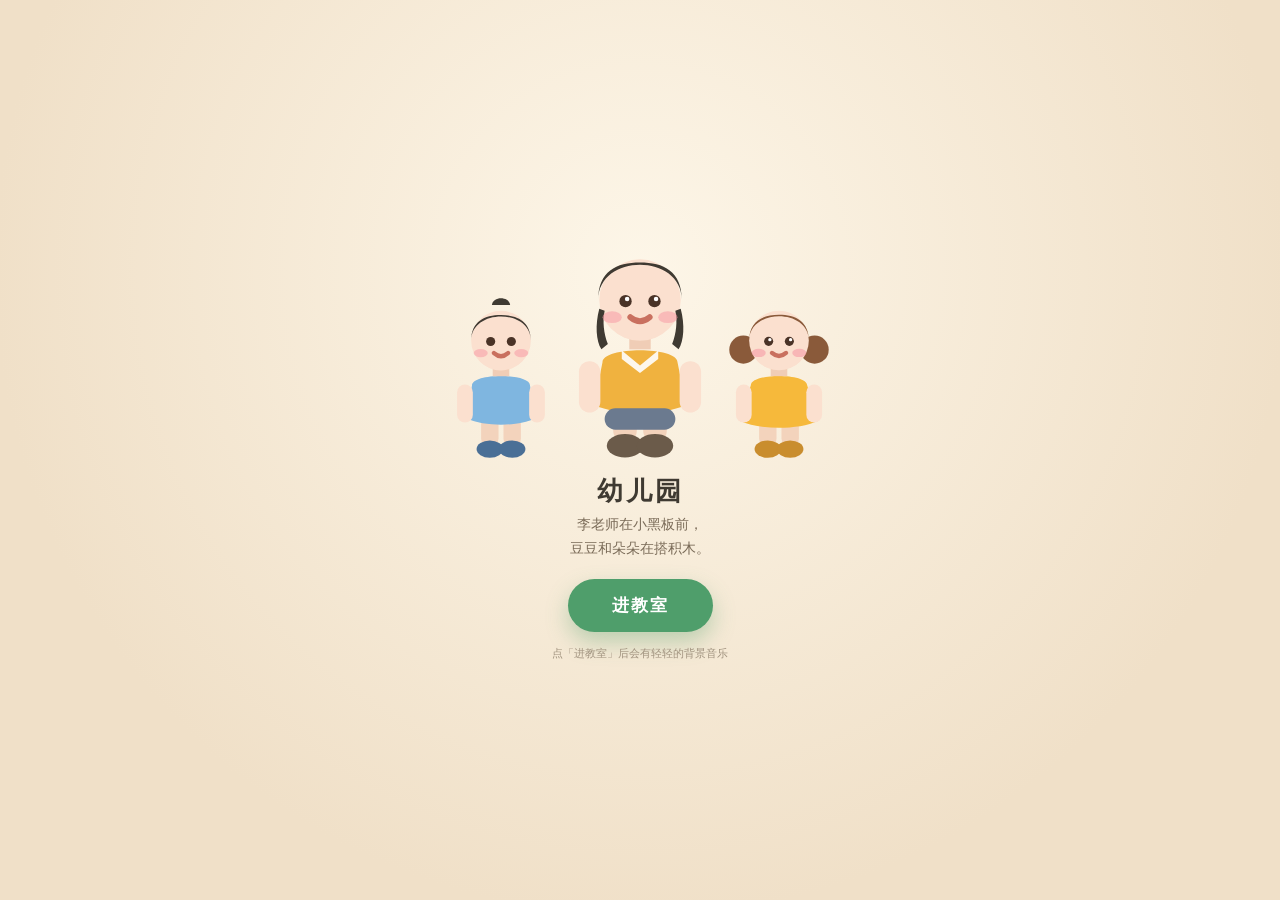
<file: room-kg.html>
<!DOCTYPE html>
<html lang="zh-CN">
<head>
<meta charset="UTF-8">
<meta name="viewport" content="width=device-width,initial-scale=1.0,viewport-fit=cover">
<title>幼儿园 · 澄澄的小镇</title>
<link rel="icon" href="data:,">
<link rel="stylesheet" href="room.css">
</head>
<body>

<div class="room-wrap">
  <div class="stage" id="room"></div>
</div>

<div class="hud">
  <div class="brand">
    <h1>幼儿园</h1>
    <p>点一点人，帮老师收积木</p>
  </div>
  <div class="tools">
    <button id="btnBack" title="回小镇" aria-label="回小镇">
      <svg width="22" height="22" viewBox="0 0 24 24" fill="none" stroke="currentColor" stroke-width="2.2" stroke-linecap="round" stroke-linejoin="round">
        <path d="M4 11 L12 4 L20 11"/><path d="M6.5 10 L6.5 19 L17.5 19 L17.5 10"/>
      </svg>
    </button>
  </div>
</div>

<div class="room-done" id="roomDone">
  <h2>教室转完啦</h2>
  <p>打过招呼了，积木也按颜色收好了。<br>回小镇吧。</p>
  <button class="btn primary" onclick="location.href='index.html'">回小镇</button>
</div>

<div class="cover" id="cover">
  <div class="box">
    <div id="coverArt" style="display:flex;justify-content:center;align-items:flex-end;gap:6px"></div>
    <h1>幼儿园</h1>
    <p>李老师在小黑板前，<br>豆豆和朵朵在搭积木。</p>
    <button class="go" id="goBtn">进教室</button>
    <div class="small">点「进教室」后会有轻轻的背景音乐</div>
  </div>
</div>

<script src="ui.js"></script>
<script src="room.js"></script>
<script>
document.getElementById("coverArt").innerHTML =
  Room.art("boy",116) + Room.art("teacher",150) + Room.art("girl2",116);

document.getElementById("btnBack").onclick = function(){ location.href = "index.html"; };

var room = Room.init({
  id: "kg",
  avoid: [{ x1: 41, x2: 63, y1: 64, y2: 88 }],
  name: "幼儿园",
  intro: "教室里有黑板、积木和皮球。李老师在那边，去跟老师打个招呼吧。",
  scene: {
    wall: "#fff4dc", floor: "#efdcbc", base: "#e0c69c",
    items: [
      /* 墙上小黑板 */
      { t: "board", x: 22, y: 26, w: 26, h: 24, c2: "#c69a72" },
      /* 右侧大窗 */
      { t: "window", x: 76, y: 28, w: 20, h: 30, c1: "#a9d6e8" },
      /* 顶灯 */
      { t: "lamp", x: 54, y: 6, w: 11, h: 14 },
      /* 玩具架 */
      { t: "shelf", x: 12, y: 54, w: 14, h: 22, c1: "#f0b23f", c2: "#dda02c" },
      /* 小桌子 */
      { t: "table", x: 52, y: 73, w: 18, h: 14, c1: "#e8b96a", c2: "#c99a4f" },
      /* 圆地毯 */
      { t: "rug", x: 30, y: 91, w: 40, h: 13, c1: "#bfe0a8", c2: "#93c47d" },
      /* 盆栽 */
      { t: "plant", x: 92, y: 82, w: 9, h: 16, c1: "#a9c9a0", c2: "#b07a56" }
    ]
  },
  people: [
    {
      id: "teacher", name: "李老师", art: "teacher", x: 34, y: 84,
      roam: { x1: 16, x2: 48, y1: 72, y2: 88 },
      talk: [
        "澄澄来啦，今天想玩什么呀？",
        "黑板上有三只小动物，你数一数，是不是三只？",
        "积木要一块一块搭，搭高了才不会倒。",
        "下午我们去院子里晒太阳，好不好？"
      ],
      idle: [
        "小手背背后，坐好啦。",
        "谁来帮小花浇浇水呀？",
        "黑板上的画要擦干净啦。"
      ]
    },
    {
      id: "doudou", name: "豆豆", art: "boy", x: 62, y: 84,
      roam: { x1: 40, x2: 68, y1: 74, y2: 92 },
      talk: [
        "我在搭一座很高的楼，你要不要一起搭？",
        "哎呀，倒啦！没关系，我们再来一次。",
        "你看，这块是三角的，那块是方的。"
      ],
      idle: [
        "我的楼要搭到房顶那么高！",
        "咦，方形的积木块不够了。",
        "你猜我搭的是什么？"
      ]
    },
    {
      id: "duoduo", name: "朵朵", art: "girl2", x: 80, y: 84,
      roam: { x1: 64, x2: 92, y1: 74, y2: 92 },
      talk: [
        "我画了一只小猫，给你看看。",
        "红色的蜡笔画太阳最好看。",
        "等会儿我们一起玩皮球吧。"
      ],
      idle: [
        "画一个红太阳，再画一朵云。",
        "蜡笔要一支一支放回盒子。",
        "这张画要送给老师。"
      ]
    }
  ],
  things: [
    {
      id: "ball", name: "皮球", art: "ball", x: 14, y: 93, size: 74, once: true,
      doneLine: "皮球滚到那边去啦。",
      act: function(el, say){
        el.style.transition = "transform .8s cubic-bezier(.4,.1,.6,1)";
        el.style.transform = "translate(-50%,-100%) translateX(120px) rotate(220deg)";
        setTimeout(function(){
          el.style.transform = "translate(-50%,-100%) translateX(-40px) rotate(-90deg)";
        }, 900);
        say("你拍了一下皮球，它骨碌碌滚出去，又滚回来了。");
      }
    },
    {
      id: "crayon", name: "蜡笔", art: "crayon", x: 52, y: 68, size: 72,
      act: function(el, say){
        say("红色的蜡笔，可以在纸上画一个大太阳。");
      }
    },
    {
      id: "board", name: "小黑板", art: "star", x: 22, y: 39, size: 62,
      act: function(el, say){
        say("黑板上有小猫、小狗和小鸭子，一共三只小动物。");
      }
    }
  ]
});

/* ===================================================================
   进屋的第一件小事：收积木
   -------------------------------------------------------------------
   地上散着六块积木，三个筐。先点一块积木（它会被拿起来），
   再点一个筐——颜色对就掉进去，不对就晃一晃、再说一遍颜色。
   练的是按颜色分类，也练「先拿、再放」这两步。
   =================================================================== */
(function(){
  var kg = room.S.rooms.kg;
  if (kg && kg.done) return;                    /* 以前收过了，不再打断 */

  var COLORS = {
    red:    { c1: "#e8756a", c2: "#c85a50", name: "红色", deep: "#b34d44" },
    yellow: { c1: "#f2c14e", c2: "#d9a52f", name: "黄色", deep: "#b8871f" },
    blue:   { c1: "#6fa8dc", c2: "#4f8ac0", name: "蓝色", deep: "#3b6c9b" }
  };
  function blockSVG(c, w){
    var k = COLORS[c];
    return '<svg viewBox="-24 -24 48 48" width="' + w + '" height="' + w + '" style="display:block">' +
      '<rect x="-18" y="-16" width="36" height="34" rx="6" fill="' + k.c1 + '"/>' +
      '<rect x="-18" y="-16" width="36" height="8" rx="4" fill="' + k.c2 + '" opacity=".55"/>' +
      '<rect x="-12" y="-10" width="24" height="5" rx="2.5" fill="#fff" opacity=".38"/>' +
      '<rect x="-18" y="-16" width="36" height="34" rx="6" fill="none" stroke="' + k.deep + '" stroke-width="1.4" opacity=".55"/>' +
    '</svg>';
  }
  function basketSVG(c, w){
    var k = COLORS[c];
    return '<svg viewBox="-32 -30 64 60" width="' + w + '" height="' + Math.round(w * 0.94) + '" style="display:block">' +
      '<path d="M-22,-14 L22,-14 L17,20 C10,24 -10,24 -17,20 Z" fill="' + k.c1 + '"/>' +
      '<path d="M-22,-14 L22,-14 L21,-6 L-21,-6 Z" fill="' + k.c2 + '"/>' +
      '<path d="M-22,-14 L22,-14 L17,20 C10,24 -10,24 -17,20 Z" fill="none" stroke="' + k.deep + '" stroke-width="1.6" opacity=".5"/>' +
      '<path d="M-11,-16 C-11,-26 11,-26 11,-16" fill="none" stroke="' + k.deep + '" stroke-width="3" stroke-linecap="round" opacity=".65"/>' +
      '<g opacity=".3" stroke="#fff" stroke-width="1.6" stroke-linecap="round">' +
        '<path d="M-9,1 L-7,13"/><path d="M0,1 L0,15"/><path d="M9,1 L7,13"/>' +
      '</g>' +
    '</svg>';
  }

  var NARROW = (window.innerWidth / Math.max(1, window.innerHeight)) < 1;
  /* 竖屏时地面压成窄条，直接按屏幕百分比排：左边三个筐，右边两行积木 */
  var SLOT = NARROW
    ? { red: { x: 17, y: 84 }, yellow: { x: 34, y: 84 }, blue: { x: 51, y: 84 } }
    : { red: { x: 20, y: 84 }, yellow: { x: 31, y: 84 }, blue: { x: 42, y: 84 } };
  var SCR = !!NARROW;
  var START = [
    { c: "blue",   x: 58, y: 85 },
    { c: "red",    x: 65, y: 85 },
    { c: "yellow", x: 72, y: 85 },
    { c: "red",    x: 79, y: 85 },
    { c: "blue",   x: 86, y: 85 },
    { c: "yellow", x: 92, y: 85 }
  ];
  /* 竖屏横向放不下六块，摆成两行 */
  if (NARROW) START = [
    { c: "blue",   x: 68, y: 84 },
    { c: "red",    x: 80, y: 84 },
    { c: "yellow", x: 92, y: 84 },
    { c: "red",    x: 68, y: 91 },
    { c: "blue",   x: 80, y: 91 },
    { c: "yellow", x: 92, y: 91 }
  ];

  var tl = room.TaskLayer({ hint: "积木按颜色分：先点积木，再点筐。", count: [0, 6], lift: NARROW });
  var done = 0, picked = null, pickedColor = "", binN = {};
  /* 六块积木没分完，就先别弹「转完啦」 */
  room.setTask(function(){ return done >= 6; });

  /* 三个筐 */
  var bins = {};
  Object.keys(SLOT).forEach(function(c){
    var b = document.createElement("button");
    b.type = "button";
    b.setAttribute("aria-label", COLORS[c].name + "筐");
    b.innerHTML = basketSVG(c, 66);
    tl.put(b, SLOT[c].x, SLOT[c].y, SCR);
    b.addEventListener("click", function(){ drop(c, b); });
    bins[c] = b;
  });

  /* 六块积木 */
  START.forEach(function(st){
    var el = document.createElement("button");
    el.type = "button";
    el.setAttribute("aria-label", COLORS[st.c].name + "积木");
    el.innerHTML = blockSVG(st.c, 42);
    el.dataset.c = st.c;
    tl.put(el, st.x, st.y, SCR);
    el.addEventListener("click", function(){ take(el); });
  });

  function take(el){
    if (el.classList.contains("settled")) return;
    if (picked) picked.classList.remove("hold");
    picked = el;
    pickedColor = el.dataset.c;
    el.classList.add("hold");
    room.Sound.blip("tap");
    tl.hint("这块是" + COLORS[pickedColor].name + "的。找一个" + COLORS[pickedColor].name + "的筐。");
  }

  function drop(c, binEl){
    if (!picked){
      tl.hint("先点一块积木拿起来，再点筐。");
      room.Sound.blip("soft");
      return;
    }
    if (c === pickedColor){
      /* 放对：积木缩进筐里 */
      var el = picked;
      picked = null;
      el.classList.remove("hold");
      el.classList.add("settled");
      binN[c] = (binN[c] || 0) + 1;
      el.style.transform = "translate(-50%,-50%) scale(.62)";
      el.style.opacity = ".92";
      /* 落在筐口上沿，露出一截；同色两块错开一点，看得出是两块 */
      tl.move(el, SLOT[c].x + (binN[c] - 1) * (SCR ? 4 : 1.1), SLOT[c].y - (SCR ? 2.6 : 1.8) - (binN[c] - 1) * (SCR ? 2 : 1.6), SCR);
      room.Sound.blip("ok");
      done++;
      tl.count(done, 6);
      binEl.animate(
        [{ transform: "translate(-50%,-50%) scale(1)" },
         { transform: "translate(-50%,-50%) scale(1.12)" },
         { transform: "translate(-50%,-50%) scale(1)" }],
        { duration: 300, easing: "ease-out" }
      );
      if (done === 6){
        tl.hint("六块积木都回家啦，颜色分得真清楚。");
        room.Say("红的回红筐，黄的回黄筐，蓝的回蓝筐。六块积木都收好啦。");
        setTimeout(function(){ tl.hint(""); }, 2800);
        return room.Check();
      }
      tl.hint(done < 6 ? "对啦。" + COLORS[c].name + "的回" + COLORS[c].name + "的筐。还有 " + (6 - done) + " 块。" : "");
      return;
    }
    /* 放错：晃一下，把颜色说出来，不扣分 */
    binEl.classList.remove("shake");
    void binEl.offsetWidth;
    binEl.classList.add("shake");
    room.Sound.blip("soft");
    var WHERE = { red: "最左边", yellow: "中间", blue: "右边" };
    tl.hint("这块是" + COLORS[pickedColor].name + "的。" + COLORS[pickedColor].name + "的筐在" + WHERE[pickedColor] + "。");
  }
})();

var _go=document.getElementById("goBtn");
if(_go) _go.addEventListener("click", function(){
  room.Sound.start();
}, { once: true });
</script>
</body>
</html>
</file>
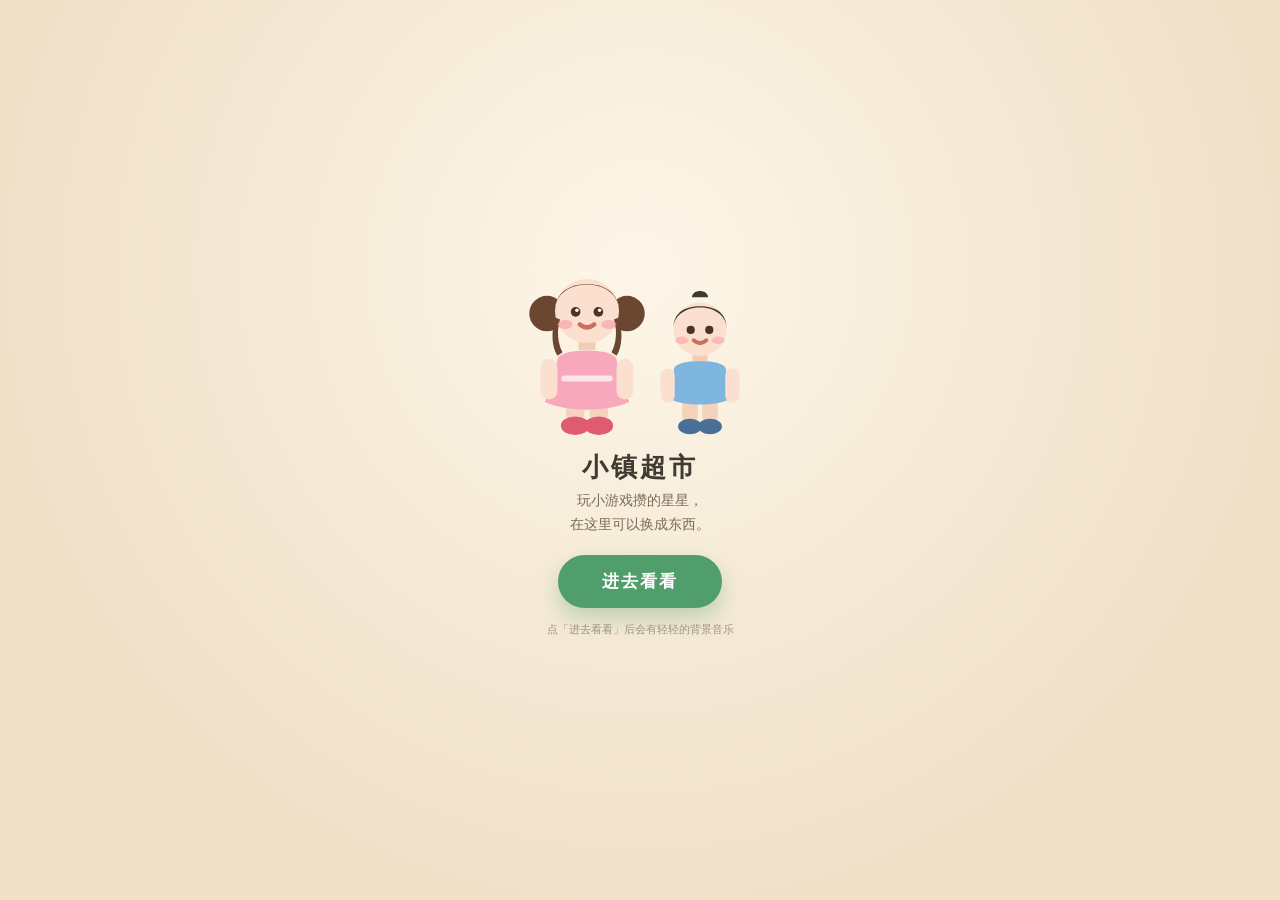
<file: room-shop.html>
<!DOCTYPE html>
<html lang="zh-CN">
<head>
<meta charset="UTF-8">
<meta name="viewport" content="width=device-width,initial-scale=1.0,viewport-fit=cover">
<title>超市 · 澄澄的小镇</title>
<link rel="icon" href="data:,">
<link rel="stylesheet" href="room.css">
<style>
  /* 四类商品的切换栏：挂在顶部信息条下面 */
  .cat-bar{
    position:fixed;left:0;right:0;top:calc(64px + env(safe-area-inset-top,0px));
    z-index:28;display:flex;justify-content:center;gap:7px;padding:0 12px;pointer-events:none;
  }
  .cat-tab{
    pointer-events:auto;border:1px solid var(--line);background:rgba(255,253,248,.96);
    border-radius:15px;padding:7px 13px;font:inherit;font-size:13px;color:#7a7364;
    cursor:pointer;box-shadow:0 3px 10px rgba(80,70,50,.1);
    transition:transform .12s,background .15s,color .15s,border-color .15s;
    touch-action:manipulation;white-space:nowrap;
  }
  .cat-tab.on{background:#eaf6ee;border-color:#8ec9a3;color:#3f7a55;font-weight:700}
  .cat-tab:active{transform:scale(.96)}
  .cat-hint{
    position:fixed;left:50%;top:calc(104px + env(safe-area-inset-top,0px));transform:translateX(-50%);
    z-index:27;font-size:11.5px;color:#8b8478;background:rgba(255,253,248,.82);
    padding:3px 10px;border-radius:11px;max-width:88vw;text-align:center;
    pointer-events:none;line-height:1.4;
  }
  @media (min-width:641px) and (max-width:1200px){
    .cat-bar{top:calc(74px + env(safe-area-inset-top,0px));gap:9px}
    .cat-tab{font-size:14px;padding:8px 16px}
    .cat-hint{top:calc(120px + env(safe-area-inset-top,0px));font-size:12.5px}
  }
</style>
</head>
<body>

<div class="room-wrap">
  <div class="stage" id="room"></div>
</div>

<div class="hud">
  <div class="brand">
    <h1>超市</h1>
    <p>点货架上的东西，用星星换</p>
  </div>
  <div class="tools">
    <button id="btnWallet" title="我的星星" aria-label="我的星星" style="width:auto;padding:0 12px;display:flex;align-items:center;gap:5px">
      <span id="walletNum" style="font-size:15px;font-weight:700;color:#e09a24">0</span>
    </button>
    <button id="btnBag" title="我的背包" aria-label="我的背包">
      <svg width="22" height="22" viewBox="0 0 24 24" fill="none" stroke="currentColor" stroke-width="2" stroke-linecap="round" stroke-linejoin="round">
        <path d="M5 8 L19 8 L18 20 L6 20 Z"/><path d="M9 8 C9 3 15 3 15 8"/>
      </svg>
    </button>
    <button id="btnBack" title="回小镇" aria-label="回小镇">
      <svg width="22" height="22" viewBox="0 0 24 24" fill="none" stroke="currentColor" stroke-width="2.2" stroke-linecap="round" stroke-linejoin="round">
        <path d="M4 11 L12 4 L20 11"/><path d="M6.5 10 L6.5 19 L17.5 19 L17.5 10"/>
      </svg>
    </button>
  </div>
</div>

<div class="cat-bar">
  <button class="cat-tab on" data-cat="food" onclick="buildShelf('food')">吃的</button>
  <button class="cat-tab" data-cat="toy" onclick="buildShelf('toy')">玩的</button>
  <button class="cat-tab" data-cat="seed" onclick="buildShelf('seed')">农作物</button>
  <button class="cat-tab" data-cat="pet" onclick="buildShelf('pet')">幼崽</button>
</div>
<div class="cat-hint" id="catHint"></div>

<div class="room-done" id="roomDone">
  <h2>买好啦</h2>
  <p>东西都放进背包了。<br>走出超市，送给街上的人吧。</p>
  <button class="btn primary" onclick="location.href='index.html'">回小镇</button>
</div>

<div class="cover" id="cover">
  <div class="box">
    <div id="coverArt" style="display:flex;justify-content:center;align-items:flex-end;gap:2px"></div>
    <h1>小镇超市</h1>
    <p>玩小游戏攒的星星，<br>在这里可以换成东西。</p>
    <button class="go" id="goBtn">进去看看</button>
    <div class="small">点「进去看看」后会有轻轻的背景音乐</div>
  </div>
</div>

<script src="ui.js"></script>
<script src="room.js"></script>
<script>
document.getElementById("coverArt").innerHTML =
  Room.art("girl", 118) + Room.art("boy", 104);

document.getElementById("btnBack").onclick = function(){ location.href = "index.html"; };

/* ============ 商品：直接取公共层那份，不再抄一遍 ============
   以前这张表在主页、超市、农场各存一份，改价格要改三处，
   漏一处就会出现「超市卖 3 块、农场卖 4 块」这种对不上的情况。 */
var CATS = CC.CATS;
var ITEMS = CC.ITEMS;
function itemArt(it, size){ return Room.art(CC.itemGrow(it), size); }
function sellPrice(it){ return CC.sellPrice(it); }
function petGiftPrice(it){ return CC.giftPrice(it); }

/* 手机竖屏时画面被横向压缩，台面会挤在一起，所以窄屏用更宽的台面并摊开 */
var SHELF_SPREAD = [15, 50, 85];
var COUNTER_W = (window.innerWidth / Math.max(1, window.innerHeight)) < 1 ? 23 : 21;
var NARROW = (window.innerWidth / Math.max(1, window.innerHeight)) < 1;

var room = Room.init({
  id: "mall",
  name: "超市",
  intro: "这里是超市。货架上的东西，用星星就能换回家。",
  scene: {
    wall: "#f5efe0", floor: "#ddd3c0", base: "#c8bda6",
    items: [
      /* 三张货架台（商品摆在台面上） */
      { t: "counter", x: 18, y: 52, w: COUNTER_W, h: 20, c1: "#e8b96a", c2: "#c9903f" },
      { t: "counter", x: 50, y: 52, w: COUNTER_W, h: 20, c1: "#e8b96a", c2: "#c9903f" },
      { t: "counter", x: 82, y: 52, w: COUNTER_W, h: 20, c1: "#e8b96a", c2: "#c9903f" },
      /* 收银台 */
      { t: "desk", x: 50, y: 82, w: 22, h: 14, c1: "#d9a25c", c2: "#b3803f" },
      /* 顶灯 */
      { t: "lamp", x: 32, y: 7, w: 10, h: 12 },
      { t: "lamp", x: 68, y: 7, w: 10, h: 12 },
      /* 高处的窗户和一点装饰，让墙不那么空 */
      { t: "window", x: 14, y: 15, w: 12, h: 18, c1: "#f4b9a6" },
      { t: "window", x: 86, y: 15, w: 12, h: 18, c1: "#a9c8e8" },
      { t: "frame", x: 38, y: 16, w: 11, h: 15, c1: "#f6b93b", c2: "#e3cfae", motif: "sun" },
      { t: "frame", x: 62, y: 16, w: 11, h: 15, c1: "#8fc97e", c2: "#e3cfae", motif: "heart" },
      { t: "plant", x: 4, y: 74, w: 10, h: 16 },
      { t: "plant", x: 96, y: 74, w: 10, h: 16 },
      /* 门口地垫 */
      { t: "rug", x: 50, y: 94, w: 54, h: 9, c1: "#efe2c8", c2: "#d9c8a6" }
    ]
  },
  people: [
    {
      id: "clerk", name: "理货员阿姨", art: "teacher", voice: "clerk", x: 50, y: 90, size: 116,
      roam: { x1: 36, x2: 64, y1: 82, y2: 92 },
      talk: [
        "欢迎光临，慢慢看。",
        "星星是你自己玩出来的，换什么都行。",
        "面包是今天早上烤的，还热着呢。",
        "挑好了就来这边，我帮你装起来。"
      ],
      idle: [
        "货架要摆得整整齐齐的。",
        "这批苹果刚到，又脆又甜。",
        "谁来帮忙数一数罐头？"
      ]
    }
  ],
  /* 货架上的东西都在这个数组里，点了就买 */
  things: []
});

/* ============ 货架上的东西 ============ */
/* 商品脚底落在货架台面上。台面是场景里的 counter，其上表面 y≈56.5。
   7 件商品：前排 4 件、后排 3 件，两排错开，前后都能看见。
   x/y 用的是「场景百分比」，渲染时统一过 room.vx()/room.projY()，
   这样竖屏把 viewBox 拉长时，商品仍然贴着台面，不会掉到地上。 */
/* 一类最多 5 件：前排 3 件落在三个台面上，后排 2 件错开半格 */
var FRONT_X = [18, 50, 82], BACK_X = [26, 50, 74];
/* 窄屏（竖屏）下场景横向被压到 0.62，vx() 会把 0–100 映射成 19–81。
   所以这里给的 x 直接就是「视口百分比」：vx 会再往中间收一次，
   为了铺满整条台面，先把目标反解回场景坐标（unvx）。 */
function unvx(v){ return 50 + (v - 50) / 0.62; }
function shelfSpot(i){
  if (!NARROW){
    if (i < 3) return { x: FRONT_X[i], y: 58.5 };
    return { x: BACK_X[i - 3], y: 49.5 };
  }
  /* 竖屏：视口被压到 19–81，先按目标位置反解，前排 3 件铺满 24/50/76 */
  if (i < 3) return { x: unvx(24 + i * 26), y: 58.5 };
  return { x: unvx(30 + (i - 3) * 20), y: 49.5 };
}

var bought = 0, shopFinished = false;

function wallet(){
  var n = document.getElementById("walletNum");
  if (n) n.textContent = room.S.stars;
}

var curCat = "food";
function catOf(id){
  var it = ITEMS.filter(function(x){ return x.id === id; })[0];
  return it ? it.cat : null;
}
function buildShelf(cat){
  if (cat) curCat = cat;
  var props = document.getElementById("props");
  if (!props) return;
  /* 只清货架上的商品，别把人物也删了 */
  Array.prototype.slice.call(props.querySelectorAll(".thing")).forEach(function(n){ n.remove(); });
  ITEMS.filter(function(x){ return x.cat === curCat; }).forEach(function(it, i){
    var b = document.createElement("button");
    b.className = "thing";
    b.type = "button";
    b.dataset.item = it.id;
    var sp2 = shelfSpot(i);
    b.style.left = room.vx(sp2.x) + "%";
    b.style.top = room.projY(sp2.y) + "%";
    b.innerHTML = '<span class="pricetag">' + it.cost + '</span>' + itemArt(it, 74);
    b.addEventListener("click", function(){ buy(it, b); });
    props.appendChild(b);
  });
  /* 标签高亮 */
  document.querySelectorAll(".cat-tab").forEach(function(t){
    t.classList.toggle("on", t.dataset.cat === curCat);
  });
  var hint = document.getElementById("catHint");
  if (hint){
    var c = CATS.filter(function(x){ return x.id === curCat; })[0];
    hint.textContent = c ? c.hint : "";
  }
  wallet();
}

function buy(it, el){
  if (room.S.stars < it.cost){
    room.Sound.blip("tap");
    room.Say("还差 " + (it.cost - room.S.stars) + " 颗星星，去玩个小游戏再来吧。");
    el.animate(
      [{ transform:"translate(-50%,-100%) translateX(-5px)" },
       { transform:"translate(-50%,-100%) translateX(5px)" },
       { transform:"translate(-50%,-100%) translateX(0)" }],
      { duration: 260, easing: "ease-in-out" }
    );
    return;
  }
  room.S.stars -= it.cost;
  room.S.bag[it.id] = (room.S.bag[it.id] || 0) + (it.per || 1);
  room.Save();
  wallet();
  room.Sound.blip("good");
  room.Say("换到一个" + it.name + "，" + it.line);
  bought++;

  /* 东西飞进右上角的背包 */
  el.animate(
    [{ transform:"translate(-50%,-100%) scale(1)", opacity: 1 },
     { transform:"translate(-50%,-100%) translateY(-34px) scale(1.16)", opacity: 1 },
     { transform:"translate(-50%,-100%) translateY(-76px) scale(.5)", opacity: 0 }],
    { duration: 520, easing: "ease-out" }
  );
  el.style.opacity = ".45";
  setTimeout(function(){ el.style.opacity = ""; }, 560);

  if (bought >= 3 && !shopFinished){
    shopFinished = true;
    setTimeout(function(){
      var panel = document.getElementById("roomDone");
      if (panel) panel.classList.add("show");
    }, 900);
  }
}

document.getElementById("btnBag").onclick = function(){
  var ids = Object.keys(room.S.bag || {});
  var html = '<h2>背包</h2><p class="sub">' +
    (ids.length ? "这些东西回小镇以后可以送人。" : "还是空的，用星星换点东西吧。") + '</p>';
  if (ids.length){
    html += '<div class="bag-grid">';
    ids.forEach(function(id){
      var it = ITEMS.filter(function(x){ return x.id === id; })[0];
      if (!it) return;
      html += '<div class="bag-cell"><div class="bg-ico">' + Room.art(id, 58) + '</div>' +
              '<b>' + it.name + '</b><span>× ' + room.S.bag[id] + '</span></div>';
    });
    html += '</div>';
  }
  html += '<div class="row" style="margin-top:14px"><button class="btn primary" onclick="Room.CloseSheet&&Room.CloseSheet()" id="closeBag">收起来</button></div>';
  var m = document.getElementById("mask");
  if (!m){
    m = document.createElement("div");
    m.id = "mask"; m.className = "mask";
    m.innerHTML = '<div class="sheet" id="sheet"></div>';
    document.body.appendChild(m);
  }
  document.getElementById("sheet").innerHTML =
    '<button class="close" id="bagClose">✕</button>' + html;
  m.classList.add("show");
  document.getElementById("closeBag").onclick = closeBag;
  document.getElementById("bagClose").onclick = closeBag;
  m.onclick = function(e){ if (e.target === m) closeBag(); };
};
function closeBag(){
  var m = document.getElementById("mask");
  if (m) m.classList.remove("show");
}

document.getElementById("btnWallet").onclick = function(){
  room.Say("你现在有 " + room.S.stars + " 颗星星。");
};

var _go = document.getElementById("goBtn");
if (_go) _go.addEventListener("click", function(){ room.Sound.start(); }, { once: true });

/* 把货架摆出来（默认先看吃的） */
buildShelf("food");
</script>
</body>
</html>
</file>
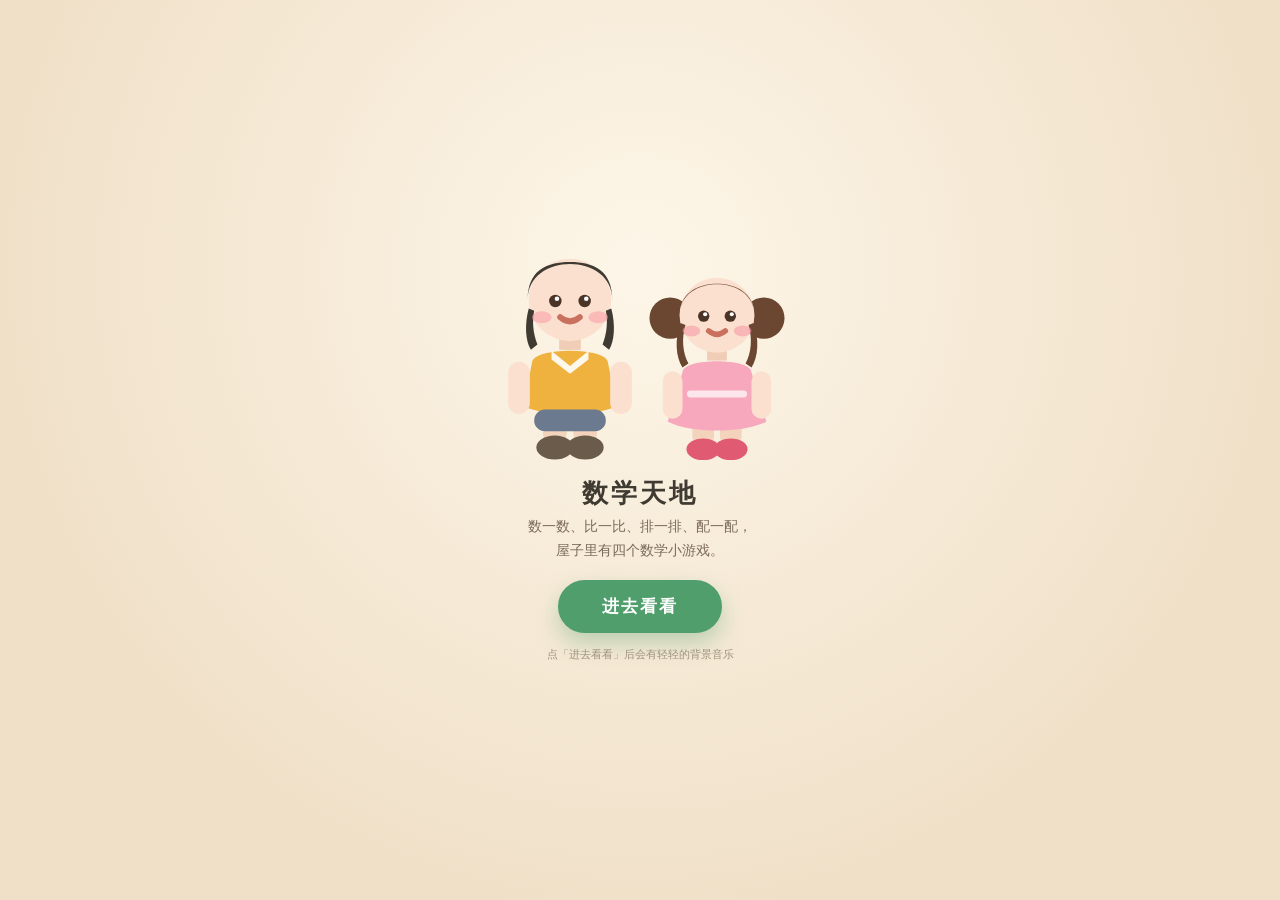
<file: shuxue.html>
<!DOCTYPE html>
<html lang="zh-CN">
<head>
<meta charset="UTF-8">
<meta name="viewport" content="width=device-width,initial-scale=1.0,viewport-fit=cover">
<title>数学天地 · 澄澄的小镇</title>
<link rel="icon" href="data:,">
<link rel="stylesheet" href="room.css">
<style>
  /* ================= 数学游戏面板 ================= */
  .m-guide{display:flex;align-items:center;gap:8px;background:#eef1fb;border-radius:14px;
    padding:9px 12px;font-size:13px;color:#5b6486;line-height:1.55;margin-bottom:12px}
  .m-guide b{background:#7a86c8;color:#fff;border-radius:9px;padding:2px 8px;font-size:12px;
    white-space:nowrap;flex:0 0 auto}
  .m-guide.ready{background:#fff6e3;color:#8a6a2f}
  .m-guide.ready b{background:#e8a72a}
  .m-guide.done{background:#eaf8ea;color:#4a7a58}
  .m-guide.done b{background:#5aa86e}

  /* 数一数 */
  .m-count{display:flex;flex-wrap:wrap;gap:9px;justify-content:center;padding:12px;
    background:#f8f8fd;border:2px dashed #dcdff0;border-radius:16px;min-height:96px;align-items:center}
  .m-item{position:relative;width:48px;height:48px;border-radius:14px;background:#fff;
    border:2px solid #e7e8f4;display:grid;place-items:center;transition:.14s;padding:2px}
  .m-item.on{border-color:#9fb2ea;background:#eef1ff;transform:translateY(-2px)}
  .m-item b{position:absolute;right:-6px;top:-7px;min-width:19px;height:19px;border-radius:10px;
    background:#7a86c8;color:#fff;font-size:11px;line-height:19px;text-align:center;font-weight:700;
    box-shadow:0 1px 4px rgba(60,60,110,.3)}
  .m-item.next{border-color:#f0b23f;animation:pulse 1.2s infinite}
  @keyframes pulse{0%,100%{box-shadow:0 0 0 0 rgba(240,178,63,.55)}50%{box-shadow:0 0 0 8px rgba(240,178,63,0)}}

  /* 数字卡 */
  .m-nums{display:flex;justify-content:center;gap:10px;margin-top:14px;flex-wrap:wrap}
  .m-num{width:58px;height:58px;border-radius:17px;border:2px solid #e3ddd0;background:#fff;
    font-size:25px;font-weight:800;color:#5a6a8f;display:grid;place-items:center;transition:.15s}
  .m-num:active{transform:scale(.95)}
  .m-num.ready{border-color:#f0b23f;background:#fffaf0;box-shadow:0 0 0 4px rgba(240,178,63,.22)}
  .m-num.yes{border-color:#8fce9a;background:#eef9ec;color:#4f8f63;animation:m-pop .35s}
  .m-num.no{animation:m-shake .3s;border-color:#e8a0a0}
  @keyframes m-pop{0%{transform:scale(1)}50%{transform:scale(1.1)}100%{transform:scale(1)}}
  @keyframes m-shake{0%,100%{transform:translateX(0)}25%{transform:translateX(-5px)}75%{transform:translateX(5px)}}

  /* 比多少 */
  .m-two{display:flex;gap:12px;justify-content:center;align-items:stretch}
  .m-pile{flex:1 1 0;max-width:220px;border-radius:18px;border:2px solid #e7e8f4;background:#fff;
    padding:14px 10px 22px;display:flex;flex-wrap:wrap;gap:8px;justify-content:center;align-content:center;
    min-height:132px;transition:.15s;position:relative}
  .m-pile:active{transform:scale(.98)}
  .m-pile.yes{border-color:#8fce9a;background:#f1fbf0}
  .m-pile.no{animation:m-shake .3s;border-color:#e8a0a0}
  .m-pile .m-side{position:absolute;left:0;right:0;bottom:6px;text-align:center;
    font-size:11px;color:#b3b9cf}

  /* 数字排队 */
  .m-train{display:flex;gap:6px;justify-content:center;flex-wrap:wrap;margin-top:4px}
  .m-car{width:44px;height:44px;border-radius:12px;border:2px dashed #d8dcee;display:grid;
    place-items:center;font-size:19px;font-weight:800;color:#c2c7dd;background:#fafbff}
  .m-car.on{border-style:solid;border-color:#8fce9a;background:#eef9ec;color:#4f8f63;animation:m-pop .3s}
  .m-hand{display:flex;flex-wrap:wrap;gap:8px;justify-content:center;margin-top:14px}
  .m-hand .m-num{width:52px;height:52px;font-size:22px}

  /* 配对 */
  .m-pair{display:flex;flex-wrap:wrap;gap:8px;justify-content:center}
  .m-pcard{width:62px;height:62px;border-radius:16px;border:2px solid #e3ddd0;background:#fff;
    display:grid;place-items:center;transition:.15s;position:relative}
  .m-pcard.num{font-size:24px;font-weight:800;color:#5a6a8f}
  .m-pcard.sel{border-color:#f0b23f;box-shadow:0 0 0 4px rgba(240,178,63,.24);transform:translateY(-2px)}
  .m-pcard.done{border-color:#8fce9a;background:#f1fbf0;opacity:.72}
  .m-pcard.no{animation:m-shake .3s;border-color:#e8a0a0}
  .m-pcard .dots{display:flex;flex-wrap:wrap;justify-content:center;align-content:center;
    gap:4px;width:36px;height:36px}
  .m-pcard .dots i{width:7px;height:7px;border-radius:50%;background:#7a86c8;display:block}
  .m-row{margin:12px 0 4px;font-size:12px;color:#9aa1bb;text-align:center}
  .m-stars{text-align:center;font-size:15px;color:#5aa86e;font-weight:700;margin-top:10px;
    animation:m-pop .4s}
  @media (max-width:520px){
    .m-item{width:42px;height:42px}
    .m-num{width:50px;height:50px;font-size:21px}
    .m-pcard{width:54px;height:54px}
    .m-car{width:38px;height:38px;font-size:17px}
  }

  /* ---------- 四样教具：横屏放大，竖屏收一点 ---------- */
  /* room.css 里 .thing 是 translate(-50%,-100%)（底边对齐 y），这里只叠一层缩放 */
  .thing{transform:translate(-50%,-100%) scale(1.32)}
  .thing:hover{transform:translate(-50%,-101%) scale(1.4)}
  .thing:active{transform:translate(-50%,-99%) scale(1.26)}
  .thing.pop{animation:m-pop2 .34s ease}
  @keyframes m-pop2{
    0%{transform:translate(-50%,-100%) scale(1.32)}
    45%{transform:translate(-50%,-104%) scale(1.44)}
    100%{transform:translate(-50%,-100%) scale(1.32)}
  }
  @media (max-aspect-ratio:1/1){
    .thing{transform:translate(-50%,-100%) scale(1.04)}
    .thing:hover{transform:translate(-50%,-101%) scale(1.1)}
    .thing:active{transform:translate(-50%,-99%) scale(1)}
    .thing.pop{animation:m-pop2b .34s ease}
    @keyframes m-pop2b{
      0%{transform:translate(-50%,-100%) scale(1.04)}
      45%{transform:translate(-50%,-104%) scale(1.14)}
      100%{transform:translate(-50%,-100%) scale(1.04)}
    }
  }
</style>
</head>
<body>

<div class="room-wrap">
  <div class="stage" id="room"></div>
</div>

<div class="hud">
  <div class="brand">
    <h1>数学天地</h1>
    <p>点墙上的教具，一起玩数学</p>
  </div>
  <div class="tools">
    <button id="btnStar" title="我的星星" aria-label="我的星星"
      style="width:auto;padding:0 12px;display:flex;align-items:center;gap:5px">
      <svg width="17" height="17" viewBox="-12 -12 24 24" aria-hidden="true">
        <path d="M0,-9 L2.6,-2.8 L9,-2.6 L4,-1 L5.8,5.2 L0,1.6 L-5.8,5.2 L-4,-1 L-9,-2.6 L-2.6,-2.8 Z"
          fill="#f0a832"/>
      </svg>
      <span id="starNum" style="font-size:15px;font-weight:700;color:#e09a24">0</span>
    </button>
    <button id="btnBack" title="回小镇" aria-label="回小镇">
      <svg width="22" height="22" viewBox="0 0 24 24" fill="none" stroke="currentColor" stroke-width="2.2"
        stroke-linecap="round" stroke-linejoin="round">
        <path d="M4 11 L12 4 L20 11"/><path d="M6.5 10 L6.5 19 L17.5 19 L17.5 10"/>
      </svg>
    </button>
  </div>
</div>

<div class="room-done" id="roomDone">
  <h2>四个数学游戏都玩过啦</h2>
  <p>数一数、比多少、排排队、配一配，<br>下次来还能再玩。</p>
  <button class="btn primary" onclick="location.href='index.html'">回小镇</button>
</div>

<div class="cover" id="cover">
  <div class="box">
    <div id="coverArt" style="display:flex;justify-content:center;align-items:flex-end;gap:2px"></div>
    <h1>数学天地</h1>
    <p>数一数、比一比、排一排、配一配，<br>屋子里有四个数学小游戏。</p>
    <button class="go" id="goBtn">进去看看</button>
    <div class="small">点「进去看看」后会有轻轻的背景音乐</div>
  </div>
</div>

<script src="ui.js"></script>
<script src="room.js"></script>
<script>
/* ===================================================================
   数学天地
   -------------------------------------------------------------------
   屋子里有四个可以点的教具，四个不同类型的数学游戏：
     数字卡片 → 数一数（引导型：一个数一个，1 数到 10）
     天平     → 比多少（数量比较）
     小火车   → 数字排队（数序 1—8）
     点子罐   → 数字配对（数字 ↔ 点数，数与量对应）
   =================================================================== */

document.getElementById("coverArt").innerHTML =
  Room.art("teacher", 152) + Room.art("girl", 138);

document.getElementById("btnBack").onclick = function(){ location.href = "index.html"; };

/* ---------------- 四个教具的图形 ---------------- */
function svgBox(inner, vb, w, h){
  return '<svg viewBox="' + vb + '" width="' + w + '" height="' + h +
         '" style="display:block;overflow:visible" aria-hidden="true">' + inner + '</svg>';
}
/* 数字卡片扇 */
var ART_CARDS = svgBox(
  '<g transform="translate(-15,2) rotate(-13)">' +
    '<rect x="-10" y="-15" width="20" height="30" rx="4" fill="#fffdf8" stroke="#e4705f" stroke-width="2.4"/>' +
    '<text x="0" y="5" text-anchor="middle" font-size="15" font-weight="700" fill="#e4705f">1</text></g>' +
  '<g transform="translate(0,-1)">' +
    '<rect x="-10" y="-15" width="20" height="30" rx="4" fill="#fffdf8" stroke="#f0b23f" stroke-width="2.4"/>' +
    '<text x="0" y="5" text-anchor="middle" font-size="15" font-weight="700" fill="#e8a72a">2</text></g>' +
  '<g transform="translate(15,2) rotate(13)">' +
    '<rect x="-10" y="-15" width="20" height="30" rx="4" fill="#fffdf8" stroke="#7fb6e0" stroke-width="2.4"/>' +
    '<text x="0" y="5" text-anchor="middle" font-size="15" font-weight="700" fill="#5f9ecb">3</text></g>',
  "-30 -22 60 44", 92, 68);

/* 天平 */
var ART_SCALE = svgBox(
  '<path d="M0,-17 L0,13" stroke="#8d97d0" stroke-width="3" stroke-linecap="round"/>' +
  '<rect x="-11" y="12" width="22" height="6" rx="3" fill="#6c76b4"/>' +
  '<path d="M-15,-15 L15,-15" stroke="#8d97d0" stroke-width="3" stroke-linecap="round"/>' +
  '<circle cx="0" cy="-15" r="3.4" fill="#6c76b4"/>' +
  '<path d="M-15,-15 L-21,0 M-15,-15 L-9,0" stroke="#a7b0dd" stroke-width="1.6"/>' +
  '<path d="M-23,0 L-7,0 L-10,8 L-20,8 Z" fill="#f0b23f"/>' +
  '<path d="M15,-15 L9,0 M15,-15 L21,0" stroke="#a7b0dd" stroke-width="1.6"/>' +
  '<path d="M7,0 L23,0 L20,8 L10,8 Z" fill="#7fb6e0"/>' +
  '<circle cx="-15" cy="3.4" r="2.6" fill="#e4705f"/><circle cx="-11" cy="4.4" r="2.6" fill="#8fc97e"/>' +
  '<circle cx="15" cy="3.6" r="2.4" fill="#f78fb3"/>',
  "-27 -22 54 44", 88, 72);

/* 数字小火车 */
var ART_TRAIN = svgBox(
  '<rect x="-38" y="-4" width="18" height="15" rx="3" fill="#7a86c8"/>' +
  '<rect x="-34" y="-10" width="8" height="7" rx="2" fill="#9aa6dd"/>' +
  '<circle cx="-34" cy="12" r="4" fill="#4a4438"/><circle cx="-24" cy="12" r="4" fill="#4a4438"/>' +
  '<rect x="-40" y="-1" width="22" height="4" fill="#fffdf8" opacity=".6"/>' +
  '<rect x="-18" y="0" width="16" height="12" rx="3" fill="#f0b23f"/>' +
  '<circle cx="-14" cy="12" r="3.4" fill="#4a4438"/><circle cx="-6" cy="12" r="3.4" fill="#4a4438"/>' +
  '<rect x="0" y="0" width="16" height="12" rx="3" fill="#8fc97e"/>' +
  '<circle cx="4" cy="12" r="3.4" fill="#4a4438"/><circle cx="12" cy="12" r="3.4" fill="#4a4438"/>' +
  '<rect x="18" y="0" width="16" height="12" rx="3" fill="#f78fb3"/>' +
  '<circle cx="22" cy="12" r="3.4" fill="#4a4438"/><circle cx="30" cy="12" r="3.4" fill="#4a4438"/>',
  "-42 -18 84 36", 104, 46);

/* 点子罐 */
function jarSvg(n){
  var dots = "", i;
  for (i = 0; i < n; i++){
    var col = i % 3, row = Math.floor(i / 3);
    dots += '<circle cx="' + (-10 + col * 10) + '" cy="' + (-6 + row * 10) + '" r="3.4" fill="#7a86c8"/>';
  }
  return svgBox(
    '<rect x="-16" y="-13" width="32" height="34" rx="9" fill="#eef3fd" stroke="#9fb2ea" stroke-width="2.2"/>' +
    '<rect x="-11" y="-19" width="22" height="7" rx="3.5" fill="#c9d3ea"/>' +
    '<rect x="-16" y="-13" width="32" height="8" fill="#ffffff" opacity=".5"/>' + dots,
    "-22 -25 44 50", 80, 92);
}
var ART_JAR = jarSvg(5);

/* ---------------- 房间 ---------------- */
/* 竖屏时场景会被横向压到 0.62，东西的「中心」往中间靠、但宽度不变，
   所以墙上这几件要按横竖屏分别排，不然会互相压住 */
var NAR = (window.innerWidth / Math.max(1, window.innerHeight)) < 1;
var SC_BOARD = NAR ? 30 : 36;      /* 黑板宽度 */
var SC_FL = NAR ? 11 : 22;         /* 左挂画 */
var SC_FR = NAR ? 89 : 78;         /* 右挂画 */
var SC_WX = NAR ? 90 : 86;         /* 窗：竖屏要躲开黑板右沿，横屏要留出右边距 */
var SC_WW = NAR ? 13 : 14;
var SC_WY = 38;                    /* 窗：抬高一点，别和下面的点子罐、上面的画框打架 */

var room = Room.init({
  id: "math",
  name: "数学天地",
  avoid: [{ x1: 4, x2: 96, y1: 54, y2: 74 }],
  intro: "这里就是数学天地。黑板上有数字，地上摆着四样教具，想玩哪个就点哪个。",
  scene: {
    wall: "#eef1fb", floor: "#dfe6f7", base: "#c6d0ea",
    items: [
      /* 挂着数字的黑板 */
      { t: "numbd", x: 50, y: 26, w: SC_BOARD, h: 26, c2: "#dbe3f7" },
      { t: "frame", x: SC_FL, y: 20, w: 10, h: 13, c2: "#9aa6dd", motif: "sun" },
      { t: "frame", x: SC_FR, y: 16, w: 10, h: 13, c2: "#9aa6dd", motif: "heart" },
      { t: "window", x: SC_WX, y: SC_WY, w: SC_WW, h: 24, c1: "#cdd8f2" },
      /* 地上的大拼色地毯：四个人物/教具都站在这条线上 */
      { t: "rug", x: 50, y: 95, w: 62, h: 12, c1: "#e4e2f7", c2: "#c9c4e6" }
    ]
  },
  people: [
    {
      id: "shushu", name: "数数老师", art: "teacher", x: 29, y: 93, size: 118,
      roam: { x1: 14, x2: 40, y1: 90, y2: 95 },
      talk: [
        "欢迎来到数学天地，这里的每一样东西都能点。",
        "数数的时候，一个一个点，手指点一个，嘴里数一个。",
        "数完了，再去找和它一样多的数字。",
        "比多少不用数得很快，看清楚哪边一多就够啦。"
      ],
      idle: [
        "卡片要按 1、2、3 排好。",
        "圆点要摆得整整齐齐。",
        "今天谁来和我一起数一数？"
      ]
    },
    {
      id: "lele", name: "乐乐", art: "boy", x: 71, y: 94, size: 112,
      roam: { x1: 60, x2: 86, y1: 91, y2: 96 },
      talk: [
        "我在数地上的格子，一格、两格、三格……",
        "我最喜欢玩比多少，一眼就看出来。",
        "你也来试试那个点子罐吧。"
      ],
      idle: [
        "一、二、三、四……",
        "这个数字我认识！",
        "再玩一次好不好？"
      ]
    }
  ],
  things: [
    /* 四样教具在地板线上排成一条：横屏均匀铺开，竖屏压缩后仍互不重叠 */
    { id: "cards", name: "数字卡片", html: ART_CARDS, x: 12, y: 66, once: false,
      doneLine: "卡片还是摆在这儿，想玩随时点。",
      act: function(el, say){ say("来数一数吧。一个一个点，点一个数一个。"); openCount(); } },

    { id: "scale", name: "天平", html: ART_SCALE, x: 37, y: 66, once: false,
      doneLine: "天平还在这儿等着你比一比。",
      act: function(el, say){ say("天平两边谁更重呢？看看哪边的东西多。"); openMore(); } },

    { id: "train", name: "数字小火车", html: ART_TRAIN, x: 62, y: 66, once: false,
      doneLine: "小火车停在站台上，随时能开。",
      act: function(el, say){ say("小火车要按 1、2、3 的顺序上车，来排一排。"); openOrder(); } },

    { id: "jar", name: "点子罐", html: ART_JAR, x: 87, y: 66, once: false,
      doneLine: "罐子里的点子还在，随时可以数。",
      act: function(el, say){ say("罐子里有几颗点子？把它和数字配成一对。"); openPair(); } }
  ]
});

/* ---------------- 星星 ---------------- */
function paintStar(){
  var n = document.getElementById("starNum");
  if (n) n.textContent = room.S.stars || 0;
}
paintStar();

/* 完成一个游戏给星星：每次都是 2 颗，玩过没玩过一个数 */
function award(gameId){
  var key = "g_" + gameId;
  var first = !room.S.mathDone;
  if (!room.S.mathDone) room.S.mathDone = {};
  var isNew = !room.S.mathDone[key];
  room.S.mathDone[key] = 1;
  var n = 2;
  room.S.stars = (room.S.stars || 0) + n;
  room.Save();
  paintStar();
  if (isNew) room.Sound.blip("good");
  checkAllDone();
  return n;
}
function allDone(){
  var m = room.S.mathDone || {};
  return m.g_count && m.g_more && m.g_order && m.g_pair;
}
function checkAllDone(){
  if (!allDone()) return;
  setTimeout(function(){
    var d = document.getElementById("roomDone");
    if (d) d.classList.add("show");
  }, 900);
}

/* ---------------- 面板：打开 / 关闭 ---------------- */
var mask = null, sheet = null;
function ensureMask(){
  if (mask) return;
  mask = document.createElement("div");
  mask.id = "mask";
  mask.className = "mask";
  mask.innerHTML = '<div class="sheet" id="sheet"></div>';
  document.body.appendChild(mask);
  sheet = document.getElementById("sheet");
  mask.addEventListener("click", function(e){ if (e.target === mask) closeMath(); });
}
function closeMath(){
  panelSeq++;
  if (mask) mask.classList.remove("show");
  room.Voice.stop();
  curHint = null;
}
var curHint = null;
/* 每次开面板都换一个号；延时回调先对号，避免上一个游戏的收尾写进新面板 */
var panelSeq = 0;
function mathHint(){
  if (curHint) curHint();
  else room.Say("先点一点上面那些东西。");
}

function openPanel(title, sub, withHint){
  ensureMask();
  panelSeq++;
  sheet.innerHTML =
    '<button class="close" onclick="closeMath()" aria-label="关上">✕</button>' +
    '<h2>' + title + '</h2>' +
    '<p class="sub">' + sub + '</p>' +
    '<div id="mBody"></div>' +
    '<div class="row" style="margin-top:16px">' +
      (withHint === false ? "" : '<button class="btn" onclick="mathHint()">帮帮我</button>') +
      '<button class="btn primary" onclick="closeMath()">' + (withHint === false ? "好" : "先不玩") + '</button>' +
    '</div>';
  mask.classList.add("show");
  return document.getElementById("mBody");
}

/* ===================================================================
   游戏一 · 数一数（引导型）
   -------------------------------------------------------------------
   从 1 数到 10，一关一个数。每一关都：
     ① 告诉孩子「数出几个」
     ② 一个一个点，点过的打上序号，嘴里跟着念
     ③ 数完了，从三个数字里挑出这个数
     ④ 对了才往下走，错了就再数一遍
   =================================================================== */
var COUNT_ICONS = ["apple", "star", "candy", "balloon", "teddy", "duck", "cake", "rabbit"];
var C = { step: 1, counted: 0, opts: [], kind: "apple", locked: false, doneRound: false };

function openCount(){
  var body = openPanel("数一数", "一个一个点，点一个数一个。数完了，再挑出这个数字。");
  C.counted = 0; C.locked = false; C.doneRound = false;
  newCountStep(body);
  curHint = function(){ hintCount(); };
}

function newCountStep(body){
  body = body || document.getElementById("mBody");
  if (!body) return;
  var n = C.step;
  C.counted = 0; C.locked = false; C.doneRound = false;
  C.kind = COUNT_ICONS[(n - 1) % COUNT_ICONS.length];

  /* 三个数字选项：对的 + 两个挨得近的 */
  var set = [n], guard = 0;
  while (set.length < 3 && guard++ < 40){
    var c = n + (Math.random() < 0.5 ? -1 : 1) * (1 + Math.floor(Math.random() * 2));
    if (c >= 1 && c <= 10 && set.indexOf(c) < 0) set.push(c);
  }
  while (set.length < 3){
    var f = 1 + Math.floor(Math.random() * 10);
    if (set.indexOf(f) < 0) set.push(f);
  }
  for (var i = set.length - 1; i > 0; i--){
    var j = Math.floor(Math.random() * (i + 1)), t = set[i]; set[i] = set[j]; set[j] = t;
  }
  C.opts = set;

  body.innerHTML =
    '<div class="m-guide" id="mGuide"><b>第 ' + n + ' 关</b><span id="mGuideTxt">' +
      '点一点，数出 ' + n + ' 个' + '</span></div>' +
    '<div class="m-count" id="mCount"></div>' +
    '<div class="m-nums" id="mNums"></div>';

  var box = document.getElementById("mCount");
  for (var k = 0; k < n; k++){
    var d = document.createElement("button");
    d.type = "button";
    d.className = "m-item";
    d.dataset.i = k;
    d.innerHTML = Room.art(C.kind, 34);
    d.onclick = (function(k, d){ return function(){ tapItem(k, d); }; })(k, d);
    box.appendChild(d);
  }

  var nums = document.getElementById("mNums");
  C.opts.forEach(function(v){
    var b = document.createElement("button");
    b.type = "button"; b.className = "m-num"; b.textContent = v;
    b.onclick = function(){ pickNum(v, b); };
    nums.appendChild(b);
  });

  /* 第一关给一点指路：把第一个圈出来 */
  if (n === 1) markNext();
  room.Say("数出 " + n + " 个。一个一个点。", { rate: 0.9 });
}

function markNext(){
  var items = document.querySelectorAll(".m-item");
  for (var i = 0; i < items.length; i++) items[i].classList.remove("next");
  if (items[C.counted]) items[C.counted].classList.add("next");
}

function tapItem(i, el){
  if (C.locked || C.doneRound) return;
  if (i === C.counted){
    C.counted++;
    el.classList.add("on");
    var badge = document.createElement("b");
    badge.textContent = C.counted;
    el.appendChild(badge);
    el.classList.remove("next");
    room.Sound.blip("pop");
    room.Voice.say(String(C.counted), { rate: 0.95 });
    if (C.counted >= C.step){
      var g = document.getElementById("mGuide");
      var t = document.getElementById("mGuideTxt");
      if (g) g.className = "m-guide ready";
      if (t) t.textContent = "一共 " + C.step + " 个，挑出数字 " + C.step;
      var cards = document.querySelectorAll(".m-num");
      for (var k = 0; k < cards.length; k++){
        if (Number(cards[k].textContent) === C.step) cards[k].classList.add("ready");
      }
      room.Say("一共 " + C.step + " 个。是哪张数字卡呢？");
    } else {
      markNext();
    }
  } else if (i < C.counted){
    room.Say("这个数过啦，找还没数的。");
  } else {
    el.classList.add("no");
    setTimeout(function(){ el.classList.remove("no"); }, 300);
    room.Say("一个一个来，先点前面那个。");
  }
}

function pickNum(v, el){
  if (C.locked) return;
  if (v === C.step){
    C.locked = true; C.doneRound = true;
    el.classList.add("yes");
    room.Sound.blip("ok");
    var n = C.step;
    var g = document.getElementById("mGuide");
    var t = document.getElementById("mGuideTxt");
    if (g) g.className = "m-guide done";
    if (t) t.textContent = "对啦！" + n + " 个就是 " + n;
    var body = document.getElementById("mBody");
    var tip = document.createElement("div");
    tip.className = "m-stars";
    tip.textContent = (n === 5 ? "数到 5 啦，真棒！" : (n === 10 ? "一直数到 10，太厉害了！" : "答对一次 ★"));
    body.appendChild(tip);

    if (n >= 10){
      var got = award("count");
      var seq = panelSeq;
      room.Say("你从 1 一直数到 10，真了不起。");
      setTimeout(function(){
        if (seq !== panelSeq) return;
        var b2 = document.getElementById("mBody");
        if (!b2) return;
        b2.innerHTML =
          '<div class="m-guide done"><b>全部通关</b><span>1 到 10 都会数啦</span></div>' +
          '<div class="m-stars" style="font-size:17px;margin:26px 0">＋ ' + got + ' 颗星星</div>' +
          '<div class="row"><button class="btn primary" onclick="restartCount()">再从 1 数一次</button></div>';
        curHint = null;
      }, 1400);
      return;
    }
    setTimeout(function(){
      C.step = n + 1;
      newCountStep();
    }, 1250);
  } else {
    el.classList.add("no");
    setTimeout(function(){ el.classList.remove("no"); }, 340);
    room.Sound.blip("soft");
    room.Say(C.counted < C.step ? "先一个一个数完，再来选。" : "再数一遍试试看。");
  }
}

function restartCount(){
  C.step = 1;
  openCount();
}

/* 「帮帮我」：按顺序把这堆点一遍，边点边数 */
function hintCount(){
  var items = document.querySelectorAll(".m-item");
  if (!items.length) return;
  if (C.counted < C.step){
    items[C.counted].classList.add("next");
    room.Say("下一个点这个亮起来的。");
    return;
  }
  var cards = document.querySelectorAll(".m-num");
  for (var i = 0; i < cards.length; i++){
    if (Number(cards[i].textContent) === C.step){
      cards[i].classList.add("ready");
      room.Say("数完了，一共 " + C.step + " 个，是这个数字。");
      return;
    }
  }
}

/* ===================================================================
   游戏二 · 比多少：两堆东西，点出多的那一边
   =================================================================== */
var M = { round: 0, total: 3, left: 0, right: 0, kind: "apple", locked: false };
var KIND_NAME = { apple:"苹果", star:"星星", candy:"糖果", balloon:"气球", duck:"小鸭", cake:"蛋糕", ball:"皮球" };

function openMore(){
  var body = openPanel("比多少", "看看两边，哪边的东西更多？点那一边。");
  M.round = 0; M.locked = false;
  newMoreRound(body);
  curHint = function(){
    var more = Math.max(M.left, M.right);
    room.Say(more === M.left ? "先看左边，一个一个数过去。" : "先看右边，一个一个数过去。");
  };
}

function newMoreRound(body){
  body = body || document.getElementById("mBody");
  if (!body) return;
  M.locked = false;
  /* 差距随难度收窄：小班差 3—4，中班差 2—3，大班差 1—2 */
  var gap = 3 + Math.floor(Math.random() * 2);
  var base = 2 + Math.floor(Math.random() * 3);
  if (M.round >= 2) gap = Math.max(1, gap - 1);
  var a = base, b = base + gap;
  if (Math.random() < 0.5){ var t = a; a = b; b = t; }
  M.left = a; M.right = b;
  M.kind = ["apple", "star", "candy", "balloon", "duck", "cake", "ball"][Math.floor(Math.random() * 7)];

  body.innerHTML =
    '<div class="m-guide" id="mGuide"><b>第 ' + (M.round + 1) + ' 题</b>' +
      '<span>哪边的' + KIND_NAME[M.kind] + '更多？点一下那一边</span></div>' +
    '<div class="m-two">' +
      '<div class="m-pile" id="mLeft" role="button"></div>' +
      '<div class="m-pile" id="mRight" role="button"></div>' +
    '</div>';

  [[M.left, "mLeft", "左边"], [M.right, "mRight", "右边"]].forEach(function(side){
    var box = document.getElementById(side[1]);
    for (var i = 0; i < side[0]; i++){
      var d = document.createElement("span");
      d.style.display = "block";
      d.innerHTML = Room.art(M.kind, 34);
      box.appendChild(d);
    }
    var lab = document.createElement("span");
    lab.className = "m-side";
    lab.textContent = side[2];
    box.appendChild(lab);
    box.onclick = function(){ pickSide(side[1]); };
  });
  room.Say("哪边更多呢？看一看，再点。");
}

function pickSide(which){
  if (M.locked) return;
  var leftIsMore = M.left > M.right;
  var pickedLeft = which === "mLeft";
  var el = document.getElementById(which);
  if (leftIsMore === pickedLeft){
    M.locked = true;
    el.classList.add("yes");
    room.Sound.blip("ok");
    M.round++;
    if (M.round >= M.total){
      var got = award("more");
      var seq = panelSeq;
      room.Say("三题都看对啦，多和少你分得很清楚。");
      setTimeout(function(){
        if (seq !== panelSeq) return;
        var b2 = document.getElementById("mBody");
        if (!b2) return;
        b2.innerHTML =
          '<div class="m-guide done"><b>全部通关</b><span>多和少，一眼就看得出来</span></div>' +
          '<div class="m-stars" style="font-size:17px;margin:26px 0">＋ ' + got + ' 颗星星</div>' +
          '<div class="row"><button class="btn primary" onclick="openMore()">再比一次</button></div>';
        curHint = null;
      }, 1200);
      return;
    }
    setTimeout(function(){ newMoreRound(); }, 900);
  } else {
    el.classList.add("no");
    setTimeout(function(){ el.classList.remove("no"); }, 340);
    room.Sound.blip("soft");
    room.Say("再数一数两边，哪边数到后面还没数完？");
  }
}

/* ===================================================================
   游戏三 · 数字排队：按 1、2、3 的顺序点，一节点一节车厢
   =================================================================== */
var O = { total: 5, need: 1, pool: [], locked: false };

function openOrder(){
  var body = openPanel("数字排队", "小火车要按 1、2、3 的顺序坐好。先点最小的那个数。");
  O.total = 5;
  O.need = 1; O.locked = false;
  newOrderRound(body);
  curHint = function(){
    room.Say("下一个要找的是 " + O.need + "，看看哪一个数字是它。");
    var pool = document.querySelectorAll(".m-hand .m-num");
    for (var i = 0; i < pool.length; i++){
      if (Number(pool[i].textContent) === O.need){
        pool[i].classList.add("ready");
        setTimeout(function(){ pool[i].classList.remove("ready"); }, 2200);
        break;
      }
    }
  };
}

function newOrderRound(body){
  body = body || document.getElementById("mBody");
  if (!body) return;
  O.need = 1; O.locked = false;
  var nums = [];
  for (var i = 1; i <= O.total; i++) nums.push(i);
  for (var j = nums.length - 1; j > 0; j--){
    var k = Math.floor(Math.random() * (j + 1)), t = nums[j]; nums[j] = nums[k]; nums[k] = t;
  }
  O.pool = nums;

  body.innerHTML =
    '<div class="m-guide" id="mGuide"><b>任务</b><span id="mGuideTxt">从 1 开始，按顺序点上小火车</span></div>' +
    '<div class="m-train" id="mTrain"></div>' +
    '<div class="m-row">下面这些数字，一个一个请上车</div>' +
    '<div class="m-hand" id="mHand"></div>';

  var train = document.getElementById("mTrain");
  for (var c = 0; c < O.total; c++){
    var car = document.createElement("div");
    car.className = "m-car"; car.id = "car" + c;
    car.textContent = "?";
    train.appendChild(car);
  }
  var hand = document.getElementById("mHand");
  nums.forEach(function(v){
    var b = document.createElement("button");
    b.type = "button"; b.className = "m-num"; b.textContent = v;
    b.onclick = function(){ pickOrder(v, b); };
    hand.appendChild(b);
  });
  room.Say("先找 1。");
}

function pickOrder(v, el){
  if (O.locked) return;
  if (v === O.need){
    el.classList.add("yes");
    room.Sound.blip("ok");
    var car = document.getElementById("car" + (O.need - 1));
    if (car){ car.classList.add("on"); car.textContent = O.need; }
    setTimeout(function(){ el.style.visibility = "hidden"; }, 260);
    O.need++;
    if (O.need > O.total){
      O.locked = true;
      var got = award("order");
      var seq = panelSeq;
      room.Say("全上车啦，1 到 " + O.total + " 排得真好。");
      var t = document.getElementById("mGuideTxt");
      var g = document.getElementById("mGuide");
      if (g) g.className = "m-guide done";
      if (t) t.textContent = "排好啦！";
      setTimeout(function(){
        if (seq !== panelSeq) return;
        var b2 = document.getElementById("mBody");
        if (!b2) return;
        b2.innerHTML =
          '<div class="m-guide done"><b>全部通关</b><span>1 到 ' + O.total + ' 的顺序记住了</span></div>' +
          '<div class="m-stars" style="font-size:17px;margin:26px 0">＋ ' + got + ' 颗星星</div>' +
          '<div class="row"><button class="btn primary" onclick="openOrder()">再排一次</button></div>';
        curHint = null;
      }, 1300);
      return;
    }
    var txt = document.getElementById("mGuideTxt");
    if (txt) txt.textContent = "下一个是 " + O.need;
    room.Voice.say(String(O.need - 1) + "，对！", { rate: 0.95 });
  } else {
    el.classList.add("no");
    setTimeout(function(){ el.classList.remove("no"); }, 340);
    room.Sound.blip("soft");
    room.Say("现在要找 " + O.need + "，再找找看。");
  }
}

/* ===================================================================
   游戏四 · 数字配对：数字卡 ↔ 点子卡，点一个数字再点一张点子
   =================================================================== */
var P = { nums: [], dots: [], picked: null, left: 5, locked: false, total: 5 };

function openPair(){
  var body = openPanel("数字配对", "先点一张数字卡，再点有一样多圆点的卡片。");
  P.total = 5;
  P.picked = null; P.locked = false;
  newPairRound(body);
  curHint = function(){
    if (P.picked === null) room.Say("先点一张数字卡，看清上面是几。");
    else room.Say("你选的是 " + P.picked + "，找有 " + P.picked + " 个点的那张卡。");
  };
}

function dotsCard(n){
  var g = '<span class="dots">';
  for (var i = 0; i < n; i++) g += "<i></i>";
  return g + "</span>";
}

function newPairRound(body){
  body = body || document.getElementById("mBody");
  if (!body) return;
  P.picked = null; P.locked = false; P.left = P.total;

  var nums = [], dots = [];
  for (var i = 1; i <= P.total; i++){ nums.push(i); dots.push(i); }
  var sh1 = nums.slice().sort(function(){ return Math.random() - 0.5; });
  var sh2 = dots.slice().sort(function(){ return Math.random() - 0.5; });

  body.innerHTML =
    '<div class="m-guide" id="mGuide"><b>任务</b><span id="mGuideTxt">数字和圆点，配成一样多的一对</span></div>' +
    '<div class="m-row">数字</div>' +
    '<div class="m-pair" id="pNums"></div>' +
    '<div class="m-row">圆点</div>' +
    '<div class="m-pair" id="pDots"></div>';

  var bn = document.getElementById("pNums");
  sh1.forEach(function(v){
    var b = document.createElement("button");
    b.type = "button"; b.className = "m-pcard num"; b.textContent = v;
    b.dataset.v = v;
    b.onclick = function(){ pickCard(v, b); };
    bn.appendChild(b);
  });
  var bd = document.getElementById("pDots");
  sh2.forEach(function(v){
    var b = document.createElement("button");
    b.type = "button"; b.className = "m-pcard"; b.dataset.v = v;
    b.innerHTML = dotsCard(v);
    b.onclick = function(){ pickDots(v, b); };
    bd.appendChild(b);
  });
  room.Say("先点一张数字卡。");
}

function pickCard(v, el){
  if (P.locked) return;
  if (el.classList.contains("done")) return;
  var prev = document.querySelector(".m-pcard.sel");
  if (prev) prev.classList.remove("sel");
  el.classList.add("sel");
  P.picked = v;
  room.Sound.blip("tap");
  room.Voice.say(v + "，找 " + v + " 个点", { rate: 0.95 });
}

function pickDots(v, el){
  if (P.locked) return;
  if (el.classList.contains("done")) return;
  if (P.picked === null){
    room.Say("先点上面的数字卡，再点这里。");
    el.classList.add("no");
    setTimeout(function(){ el.classList.remove("no"); }, 300);
    return;
  }
  if (v === P.picked){
    el.classList.add("done");
    var numEl = document.querySelector(".m-pcard.num.sel");
    if (numEl) numEl.classList.add("done");
    if (numEl) numEl.classList.remove("sel");
    P.picked = null;
    P.left--;
    room.Sound.blip("ok");
    if (P.left <= 0){
      P.locked = true;
      var got = award("pair");
      var seq = panelSeq;
      var t = document.getElementById("mGuideTxt");
      var g = document.getElementById("mGuide");
      if (g) g.className = "m-guide done";
      if (t) t.textContent = "全配对啦！";
      room.Say("全部配成对了，数字和圆点你都认出来啦。");
      setTimeout(function(){
        if (seq !== panelSeq) return;
        var b2 = document.getElementById("mBody");
        if (!b2) return;
        b2.innerHTML =
          '<div class="m-guide done"><b>全部通关</b><span>数字和它的圆点，一一对上</span></div>' +
          '<div class="m-stars" style="font-size:17px;margin:26px 0">＋ ' + got + ' 颗星星</div>' +
          '<div class="row"><button class="btn primary" onclick="openPair()">再配一次</button></div>';
        curHint = null;
      }, 1300);
    } else {
      room.Say("配好啦，再找一对。");
    }
  } else {
    el.classList.add("no");
    setTimeout(function(){ el.classList.remove("no"); }, 340);
    room.Sound.blip("soft");
    room.Say("数一数这张有几个点，一个一个数。");
  }
}

/* ---------------- 进屋 ---------------- */
var _go = document.getElementById("goBtn");
if (_go) _go.addEventListener("click", function(){ room.Sound.start(); }, { once: true });

/* 玩过的游戏标个记号，方便老师看看还剩哪个没玩 */
if (allDone()) setTimeout(checkAllDone, 1600);
</script>
</body>
</html>
</file>
<file: room.css>
/* 澄澄的小镇 · 房间页样式 room.css */
:root{
  --bg:#dff0e4; --card:#fffdf8; --ink:#3f3a32; --muted:#7c8b80;
  --line:#e7e0d2; --accent:#4f9e6b; --accent-soft:#e6f4e8; --gold:#f0a832; --err:#d4705f;
  --shadow:0 6px 18px rgba(63,58,50,.10);
  --wall:#f6e7d2;
}
*{box-sizing:border-box;-webkit-tap-highlight-color:transparent}
button{touch-action:manipulation}
html{height:100%;-webkit-text-size-adjust:100%;text-size-adjust:100%}
html,body{height:100%;min-height:100%}
@supports (-webkit-touch-callout:none){ html,body{min-height:-webkit-fill-available} }
body{
  margin:0;font-family:-apple-system,BlinkMacSystemFont,"PingFang SC","Hiragino Sans GB","Microsoft YaHei",sans-serif;
  background:var(--bg);color:var(--ink);overflow:hidden;
  -webkit-font-smoothing:antialiased;
}

/* ---------- 房间舞台 ---------- */
.room-wrap{position:fixed;top:0;right:0;bottom:0;left:0;display:grid;place-items:center;padding:0}
.stage{
  position:relative;width:100%;height:100%;max-width:1100px;
  background:
    linear-gradient(180deg,var(--wall) 0%,var(--wall) 62%,#e4d2b8 62%,#d9c3a4 100%);
  overflow:hidden;
}
/* 墙面细纹 */
.stage:before{
  content:"";position:absolute;top:0;right:0;bottom:0;left:0;pointer-events:none;
  background-image:repeating-linear-gradient(90deg,rgba(180,150,110,.07) 0 2px,transparent 2px 26px);
  opacity:.7;
}
/* 地板线 */
.stage:after{
  content:"";position:absolute;left:0;right:0;top:62%;height:2px;
  background:rgba(150,120,80,.22);
}

/* ---------- 人物 ---------- */
.peep{
  position:absolute;transform:translate(-50%,-100%);
  border:none;background:transparent;padding:0;cursor:pointer;
  transition:transform .16s ease;z-index:5;
  display:flex;flex-direction:column;align-items:center;
}
.peep svg{filter:drop-shadow(0 8px 10px rgba(70,60,45,.18))}
.peep:hover{transform:translate(-50%,-102%)}
.peep:active{transform:translate(-50%,-98%) scale(.97)}
.peep.pop{animation:pop .34s ease}
@keyframes pop{0%{transform:translate(-50%,-100%) scale(1)}45%{transform:translate(-50%,-104%) scale(1.07)}100%{transform:translate(-50%,-100%) scale(1)}}
/* 有话说的小圆点 */
.peep.fresh:after{
  content:"";position:absolute;right:6px;top:6px;width:12px;height:12px;border-radius:50%;
  background:var(--gold);box-shadow:0 0 0 3px #fffdf8;animation:blink 1.6s infinite;
}
@keyframes blink{0%,100%{opacity:1}50%{opacity:.35}}
.peep .bubble{
  position:absolute;top:-4px;right:-2px;min-width:22px;height:22px;border-radius:11px;
  background:var(--accent);color:#fff;font-size:13px;line-height:22px;text-align:center;
  box-shadow:0 2px 6px rgba(0,0,0,.16);font-weight:700;
}
/* 居民自己嘟囔的小气泡（不挡人、不接声音） */
.peep .idleb{
  position:absolute;left:50%;bottom:86%;transform:translateX(-50%) translateY(4px);
  background:#fffdf8;border:1px solid #e3dcc9;border-radius:12px;
  padding:4px 10px;font-size:12px;color:#5d6b60;white-space:nowrap;
  opacity:0;transition:.25s ease;pointer-events:none;z-index:3;
  box-shadow:0 2px 6px rgba(70,60,45,.12);max-width:70vw;
}
.peep .idleb.show{opacity:1;transform:translateX(-50%) translateY(0)}

/* ---------- 可点物件 ---------- */
.thing{
  position:absolute;transform:translate(-50%,-100%);
  border:none;background:transparent;padding:6px;cursor:pointer;
  transition:transform .16s ease;z-index:4;border-radius:16px;
}
.thing:hover{transform:translate(-50%,-102%) scale(1.06)}
.thing:active{transform:translate(-50%,-98%) scale(.96)}
.thing.pop{animation:pop2 .34s ease}
@keyframes pop2{0%{transform:translate(-50%,-100%) scale(1)}45%{transform:translate(-50%,-104%) scale(1.12)}100%{transform:translate(-50%,-100%) scale(1)}}
.thing svg{filter:drop-shadow(0 6px 8px rgba(70,60,45,.16))}
.thing.done{filter:saturate(.7) brightness(1.05)}
/* 货架上的价签 */
.thing .pricetag{
  position:absolute;left:50%;top:-6px;transform:translateX(-50%);
  min-width:22px;height:18px;border-radius:9px;
  background:#f0a832;color:#fff;font-size:11px;font-weight:700;line-height:18px;
  text-align:center;box-shadow:0 2px 5px rgba(160,110,30,.32);padding:0 3px;
}
.thing .pricetag:before{
  content:"★";font-size:9px;margin-right:1px;
}

/* ---------- 顶部信息 ---------- */
.hud{
  position:fixed;left:0;right:0;top:0;z-index:30;padding:12px 14px;
  display:flex;align-items:flex-start;justify-content:space-between;gap:10px;pointer-events:none;
}
.hud>*{pointer-events:auto}
.brand{
  background:rgba(255,253,248,.96);border:1px solid var(--line);border-radius:16px;
  padding:8px 14px;box-shadow:var(--shadow);
}
.brand h1{margin:0;font-size:16px;letter-spacing:1.5px}
.brand p{margin:2px 0 0;font-size:11px;color:var(--muted)}
.tools{display:flex;gap:8px}
.tools button{
  width:42px;height:42px;border-radius:14px;border:1px solid var(--line);
  background:rgba(255,253,248,.96);display:grid;place-items:center;cursor:pointer;
  box-shadow:var(--shadow);color:#5b5548;transition:.16s;
}
.tools button:hover{background:#fff}
.tools button:active{transform:scale(.95)}

/* ---------- 说话气泡 ---------- */
.speech{
  position:fixed;left:50%;bottom:calc(24px + env(safe-area-inset-bottom));transform:translateX(-50%) translateY(10px);
  z-index:40;max-width:min(640px,92vw);background:rgba(255,253,248,.98);
  border:2px solid #f0e2c8;border-radius:18px;padding:12px 20px;
  font-size:15px;line-height:1.6;color:#4a4438;text-align:center;
  box-shadow:0 12px 28px rgba(63,58,50,.20);
  opacity:0;pointer-events:none;transition:.28s;
}
.speech.show{opacity:1;transform:translateX(-50%) translateY(0)}

/* ---------- 完成面板 ---------- */
.room-done{
  position:fixed;left:50%;top:50%;transform:translate(-50%,-50%) scale(.92);
  z-index:50;background:var(--card);border-radius:24px;padding:26px 30px 22px;
  box-shadow:0 20px 44px rgba(63,58,50,.24);text-align:center;width:min(340px,88vw);
  opacity:0;pointer-events:none;transition:.3s;
}
.room-done.show{opacity:1;pointer-events:auto;transform:translate(-50%,-50%) scale(1)}
.room-done h2{margin:0 0 6px;font-size:19px;letter-spacing:1px}
.room-done p{margin:0 0 18px;font-size:13px;color:var(--muted);line-height:1.65}
.btn{
  border:none;border-radius:999px;padding:13px 30px;font-size:15px;font-weight:700;
  cursor:pointer;letter-spacing:1px;transition:.16s;font-family:inherit;
}
.btn.primary{background:var(--accent);color:#fff;box-shadow:0 8px 18px rgba(79,158,107,.32)}
.btn.primary:hover{filter:brightness(1.05)}
.btn.primary:active{transform:scale(.97)}
.btn.ghost{background:#fff;color:#6b6152;border:1px solid var(--line)}

/* ---------- 开场封面 ---------- */
.cover{
  position:fixed;top:0;right:0;bottom:0;left:0;;z-index:70;display:grid;place-items:center;padding:20px;
  background:radial-gradient(circle at 50% 30%,#fdf6e8,#f0e0c8 72%);
  transition:.46s;text-align:center;
}
.cover.hide{opacity:0;pointer-events:none !important;visibility:hidden}
.cover.gone{display:none !important}
.cover .box{max-width:360px}
.cover h1{font-size:26px;letter-spacing:3px;margin:10px 0 4px}
.cover p{margin:0 0 18px;font-size:13.5px;color:#7a6b58;line-height:1.75}
.cover .go{
  border:none;background:var(--accent);color:#fff;font-size:17px;font-weight:700;
  padding:15px 44px;border-radius:999px;letter-spacing:2px;cursor:pointer;
  box-shadow:0 10px 22px rgba(79,158,107,.35);font-family:inherit;
}
.cover .go:active{transform:scale(.97)}
.cover .small{margin-top:14px;font-size:11px;color:#a1937f}

/* ---------- 手机 ---------- */
@media (max-width:520px){
  .brand{padding:6px 11px;border-radius:13px}
  .brand h1{font-size:14px;letter-spacing:1px}
  .brand p{display:none}
  .tools button{width:38px;height:38px;border-radius:12px}
  .peep svg{width:88px !important;height:88px !important}
  .thing svg{width:48px !important;height:48px !important}
  .thing .pricetag{font-size:10px;padding:1px 6px}
  .speech{font-size:13px;padding:10px 15px;border-radius:15px;max-width:calc(100vw - 24px);bottom:calc(14px + env(safe-area-inset-bottom))}
  .room-done{padding:22px 20px 18px}
}

/* ---------- 房间陈设背景 ---------- */
.scene{
  position:absolute;top:0;right:0;bottom:0;left:0;;width:100%;height:100%;display:block;
  pointer-events:none;z-index:1;
}
/* 竖屏：舞台固定 1000:700 贴在上方（整间屋子一点不裁），
   下面是一块「说话板」——深一点的地板色 + 木纹，对话就写在这上面 */
@media (max-aspect-ratio: 1/1){
  .room-wrap{align-items:stretch}
  .stage{width:100%;height:100%;max-width:none;aspect-ratio:auto}
}
.props{position:absolute;top:0;right:0;bottom:0;left:0;;z-index:6}


/* ---------- 房间里的弹层（背包 / 数学游戏）----------
   room-shop.html 的背包一直缺这套样式，顺手补上 */
.mask{
  position:fixed;top:0;right:0;bottom:0;left:0;z-index:40;
  background:rgba(45,52,45,.42);
  -webkit-backdrop-filter:blur(3px);backdrop-filter:blur(3px);
  display:flex;align-items:center;justify-content:center;padding:18px;
  opacity:0;pointer-events:none;transition:opacity .22s;
}
.mask.show{opacity:1;pointer-events:auto}
.sheet{
  position:relative;width:100%;max-width:470px;max-height:88vh;overflow:auto;
  background:var(--card);border-radius:24px;padding:22px 20px 18px;
  box-shadow:0 18px 44px rgba(30,40,32,.24);
  transform:translateY(10px);transition:transform .22s;
}
.mask.show .sheet{transform:none}
.sheet .close{
  position:absolute;right:12px;top:12px;width:32px;height:32px;border:none;
  border-radius:10px;background:#f1ece0;color:#8a8272;font-size:15px;line-height:1;
}
.sheet .close:active{transform:scale(.94)}
.sheet h2{margin:0 0 6px;font-size:20px}
.sheet .sub{margin:0 0 14px;font-size:13px;color:var(--muted);line-height:1.65;padding-right:28px}
.row{display:flex;gap:10px;justify-content:center;flex-wrap:wrap}
.bag-grid{display:grid;grid-template-columns:repeat(3,1fr);gap:10px}
.bag-cell{
  background:#fff;border:2px solid var(--line);border-radius:16px;padding:10px 6px;
  display:flex;flex-direction:column;align-items:center;gap:2px;font-size:12px;color:#6b6152;
}
.bag-cell b{font-size:13px;color:var(--ink)}
.bag-cell span{color:var(--muted)}

/* ---------- 平板（iPad 2019 等）----------
   比手机宽、比电脑小，字和按钮各放大一档，手指点得准 */
@media (min-width:641px) and (max-width:1200px){
  .brand{padding:8px 15px;border-radius:15px}
  .brand h1{font-size:20px}
  .brand p{font-size:12px}
  .tools button{width:46px;height:46px;border-radius:14px}
  .tools button svg{width:22px;height:22px}
  .speech{font-size:17px;padding:14px 20px;border-radius:17px;max-width:78vw;bottom:calc(20px + env(safe-area-inset-bottom))}
  .cover h1{font-size:30px}
  .cover p{font-size:15px}
  .cover .go{font-size:19px;padding:14px 44px}
  .room-done{padding:30px 28px 24px}
  .room-done h2{font-size:23px}
  .room-done p{font-size:15px}
  .peep .idleb{font-size:13px;padding:5px 12px}
}

/* ---------- 任务层：进屋以后要做的那件小事 ----------
   提示条贴在 hud 下面；可点的小东西直接落在场景里，和家具用同一套投影 */
.task-layer{position:absolute;top:0;right:0;bottom:0;left:0;pointer-events:none;z-index:6}

.task-bar{
  position:fixed;left:50%;top:calc(84px + env(safe-area-inset-top));
  transform:translateX(-50%);z-index:32;
  display:flex;align-items:center;gap:10px;max-width:min(520px,90vw);
  background:rgba(255,253,248,.97);border:2px solid #f0e2c8;border-radius:999px;
  padding:8px 18px;box-shadow:0 8px 20px rgba(63,58,50,.14);
  font-size:13.5px;line-height:1.4;color:#4a4438;text-align:center;
  opacity:0;transition:opacity .25s;pointer-events:none;
}
.task-bar .task-txt{flex:1}
.task-bar .task-n{flex:0 0 auto;font-weight:800;color:#c98a2a;letter-spacing:.5px}
.task-bar .task-n:empty{display:none}

.titem{
  position:absolute;transform:translate(-50%,-50%);
  border:none;background:transparent;padding:2px;cursor:pointer;
  pointer-events:auto;border-radius:14px;
  transition:left .42s cubic-bezier(.34,1.26,.44,1),top .42s cubic-bezier(.34,1.26,.44,1),transform .16s,opacity .3s;
}
.titem:active{transform:translate(-50%,-50%) scale(.92)}
.titem svg{display:block;filter:drop-shadow(0 4px 7px rgba(70,60,45,.18))}
/* 选中：放大 + 一圈金边，孩子能看出「现在拿的是这个」 */
.titem.hold{transform:translate(-50%,-50%) scale(1.2);z-index:2}
.titem.hold svg{filter:drop-shadow(0 0 0 3px #f5b83d) drop-shadow(0 6px 10px rgba(70,60,45,.22))}
.titem.gone{opacity:0;transform:translate(-50%,-50%) scale(.55);pointer-events:none}
.titem.settled{pointer-events:none}
/* 放进筐里的积木加一圈白边，不然和同色的筐糊成一片 */
.titem.settled svg{filter:drop-shadow(0 0 0 2px #fffdf8) drop-shadow(0 4px 6px rgba(70,60,45,.22))}
.titem.shake{animation:tshake .34s}
@keyframes tshake{0%,100%{transform:translate(-50%,-50%)}30%{transform:translate(-56%,-50%)}70%{transform:translate(-44%,-50%)}}

/* 有任务的时候，说话气泡挪到上面去。
   任务是要动手的，对话框压在下面会正好盖住要点的地方；
   挪到墙面那一块，反正那里本来就空着。 */
body.has-task .speech{
  bottom:auto;top:calc(166px + env(safe-area-inset-top));
  transform:translateX(-50%) translateY(-6px);
}
body.has-task .speech.show{transform:translateX(-50%) translateY(0)}

@media (max-width:420px){
  .task-bar{font-size:12.5px;padding:7px 14px;gap:8px}
}
@media (min-width:641px) and (max-width:1200px){
  .task-bar{font-size:15px;padding:10px 22px;top:calc(92px + env(safe-area-inset-top))}
  body.has-task .speech{top:calc(176px + env(safe-area-inset-top))}
}
</file>
